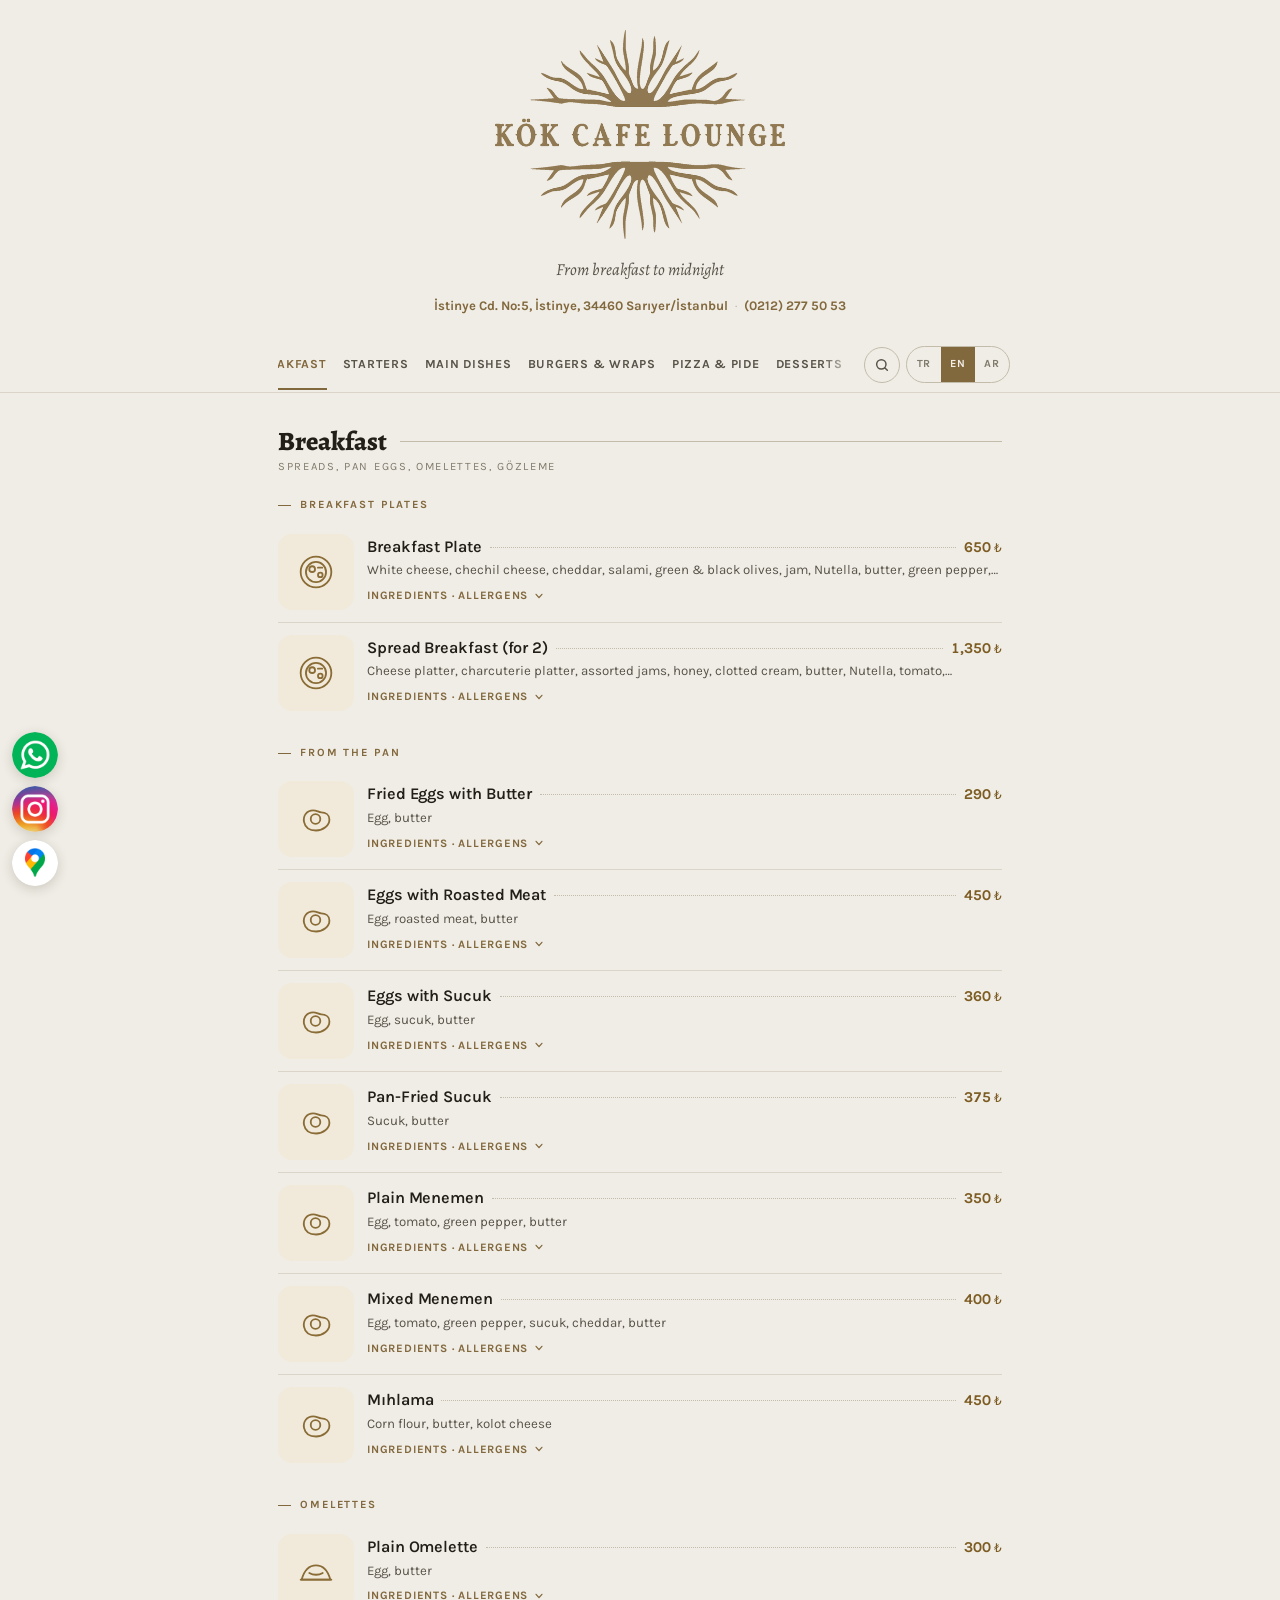
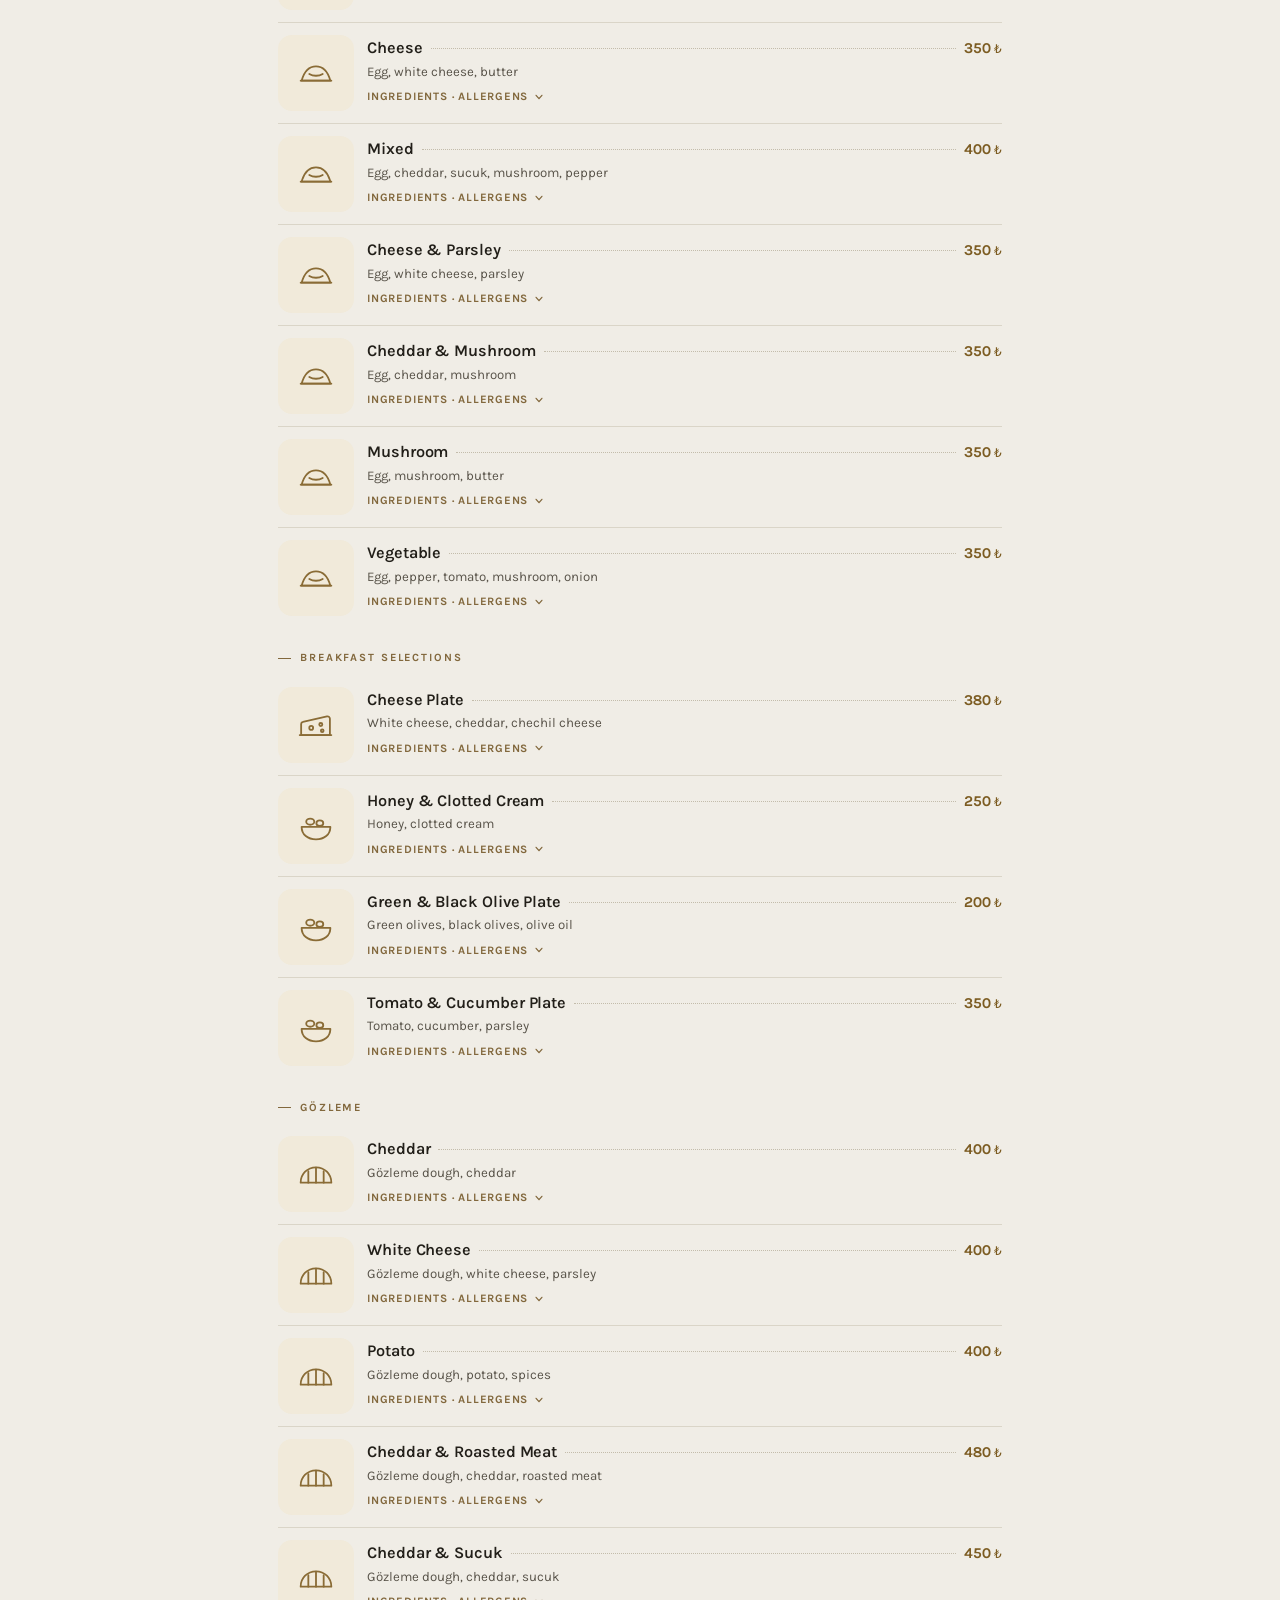
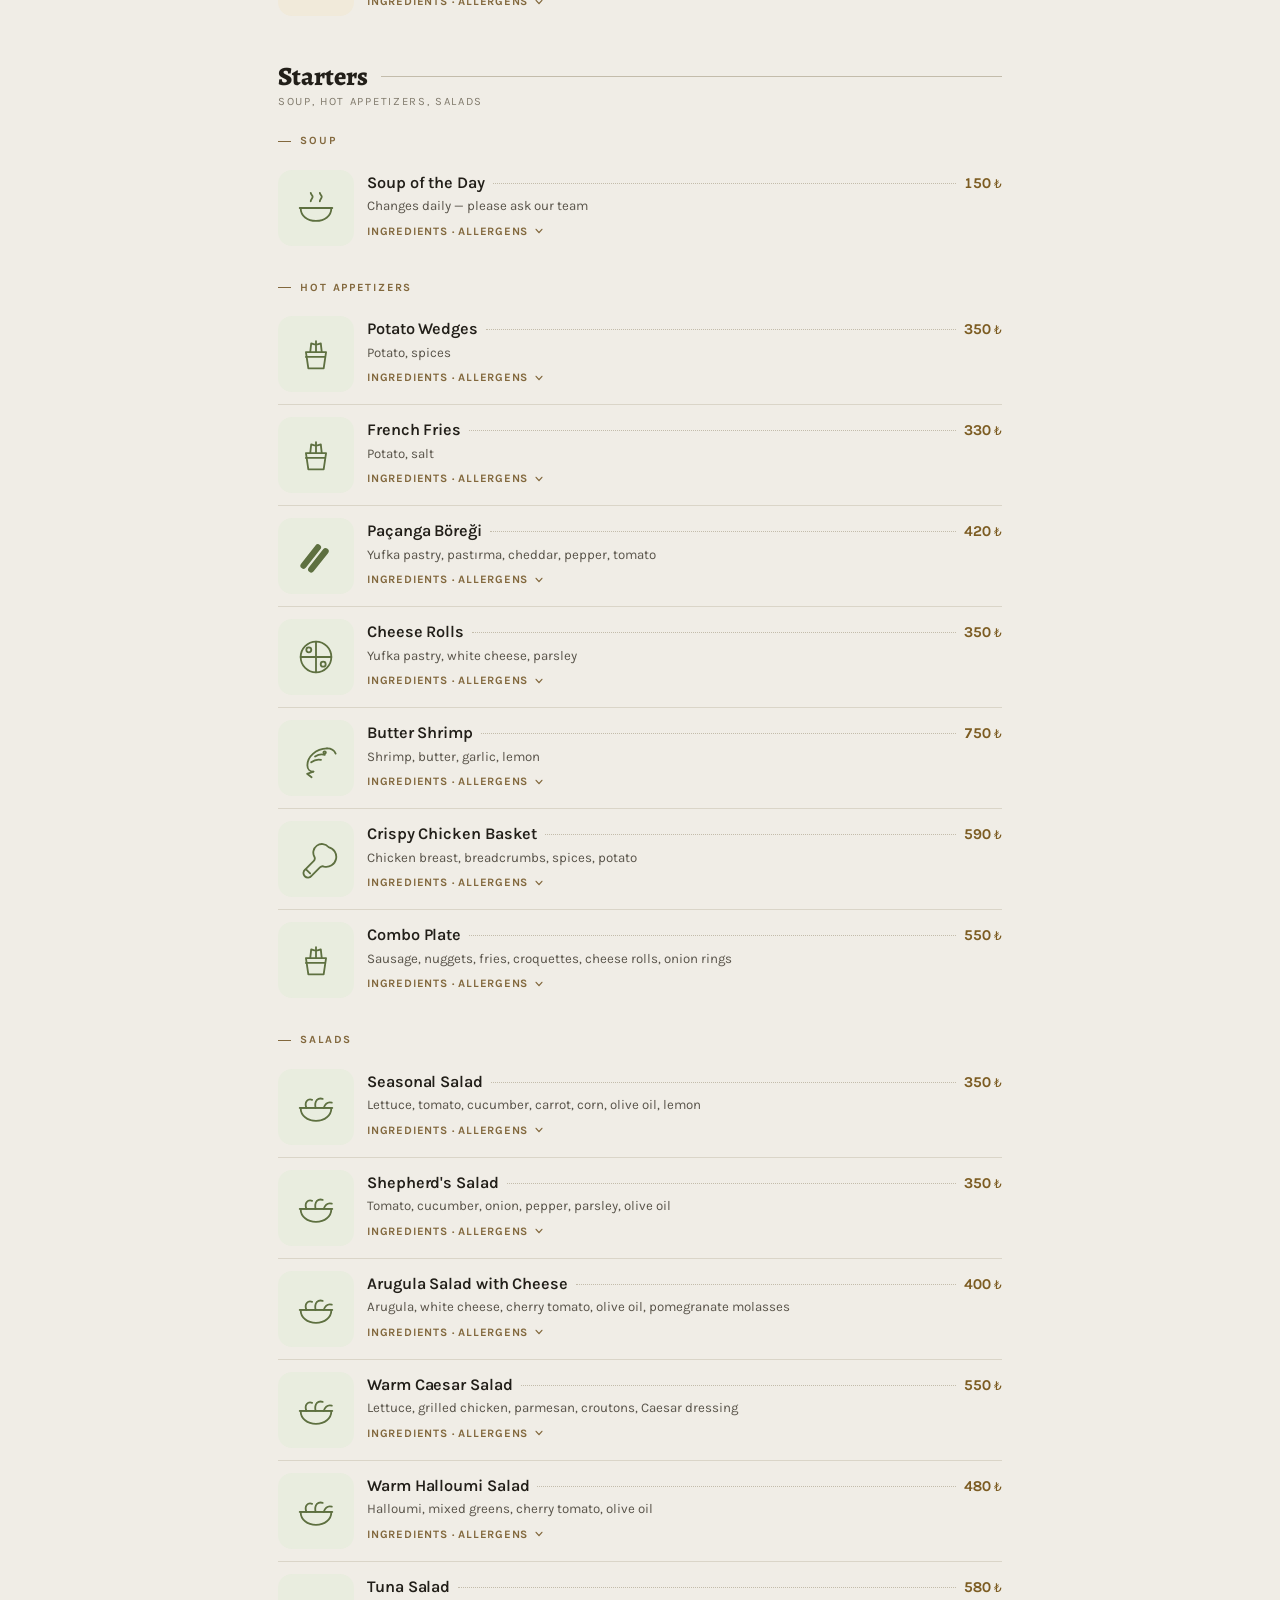
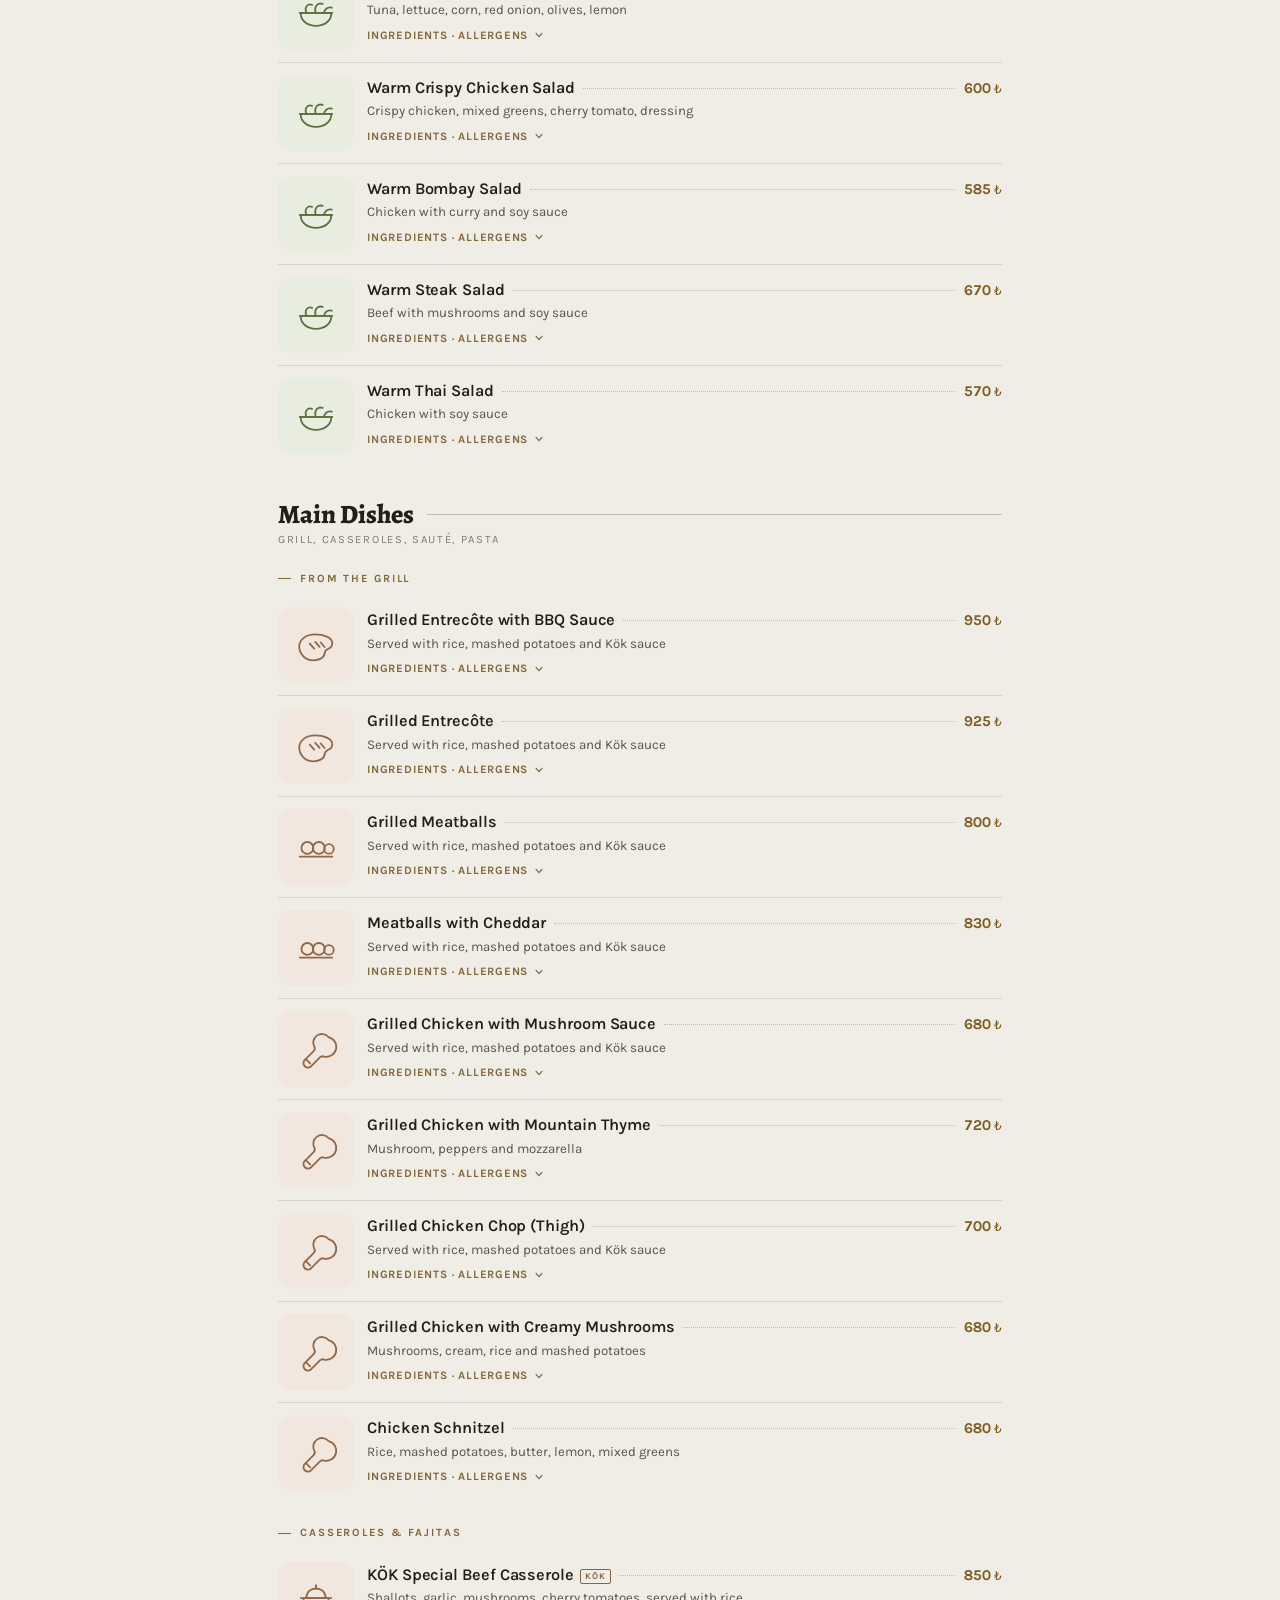
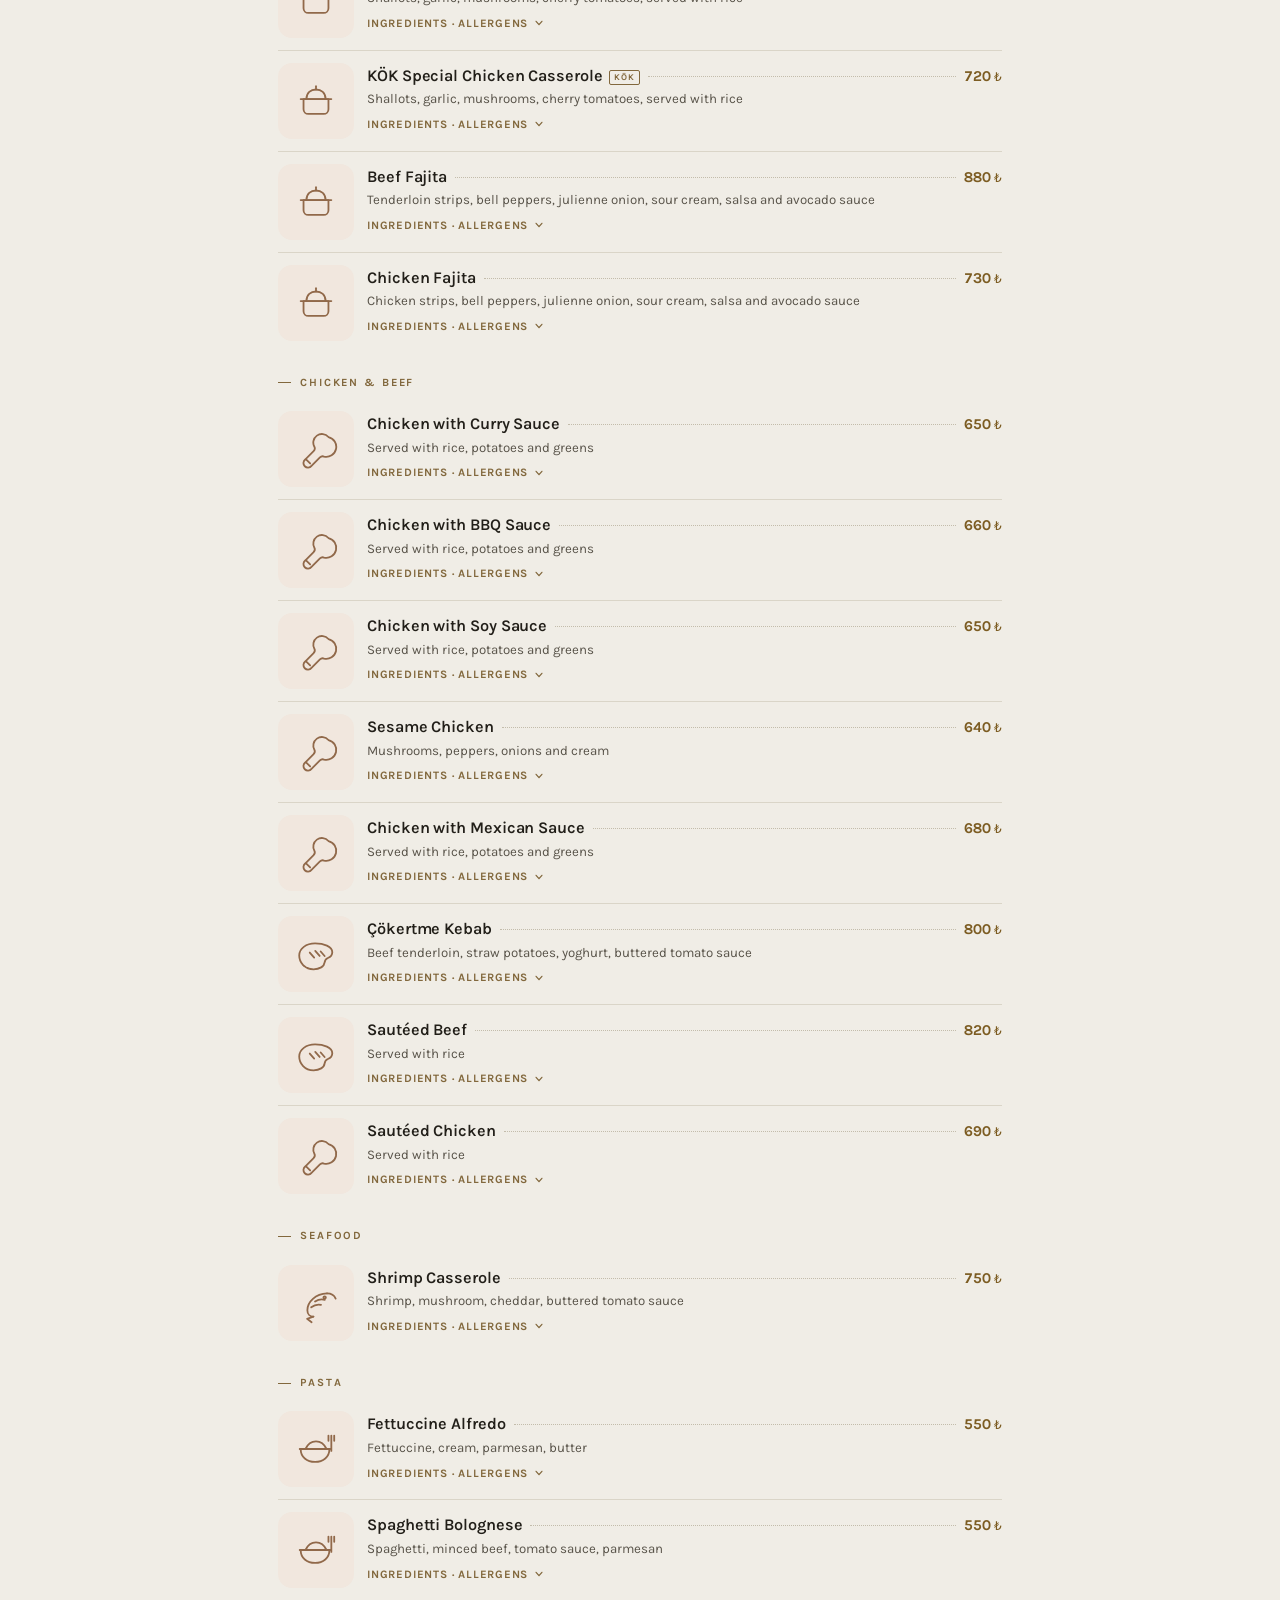
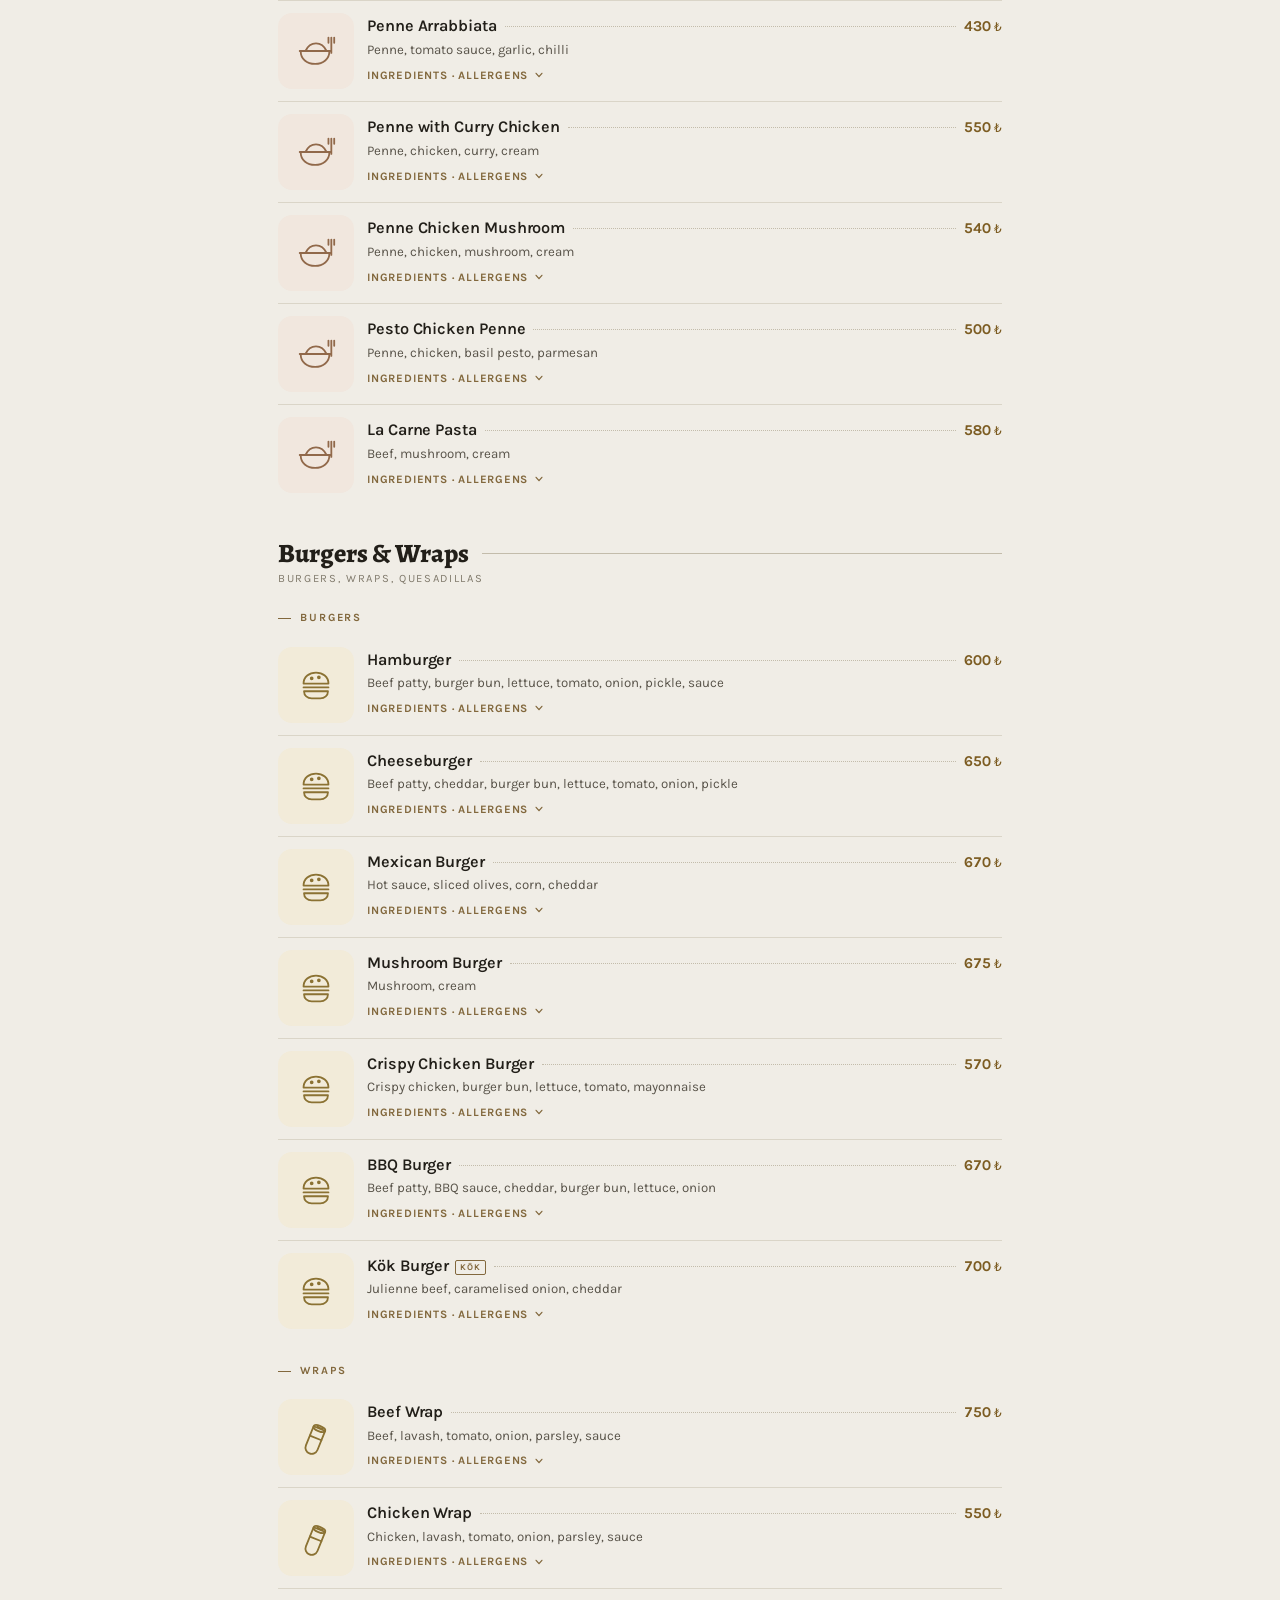
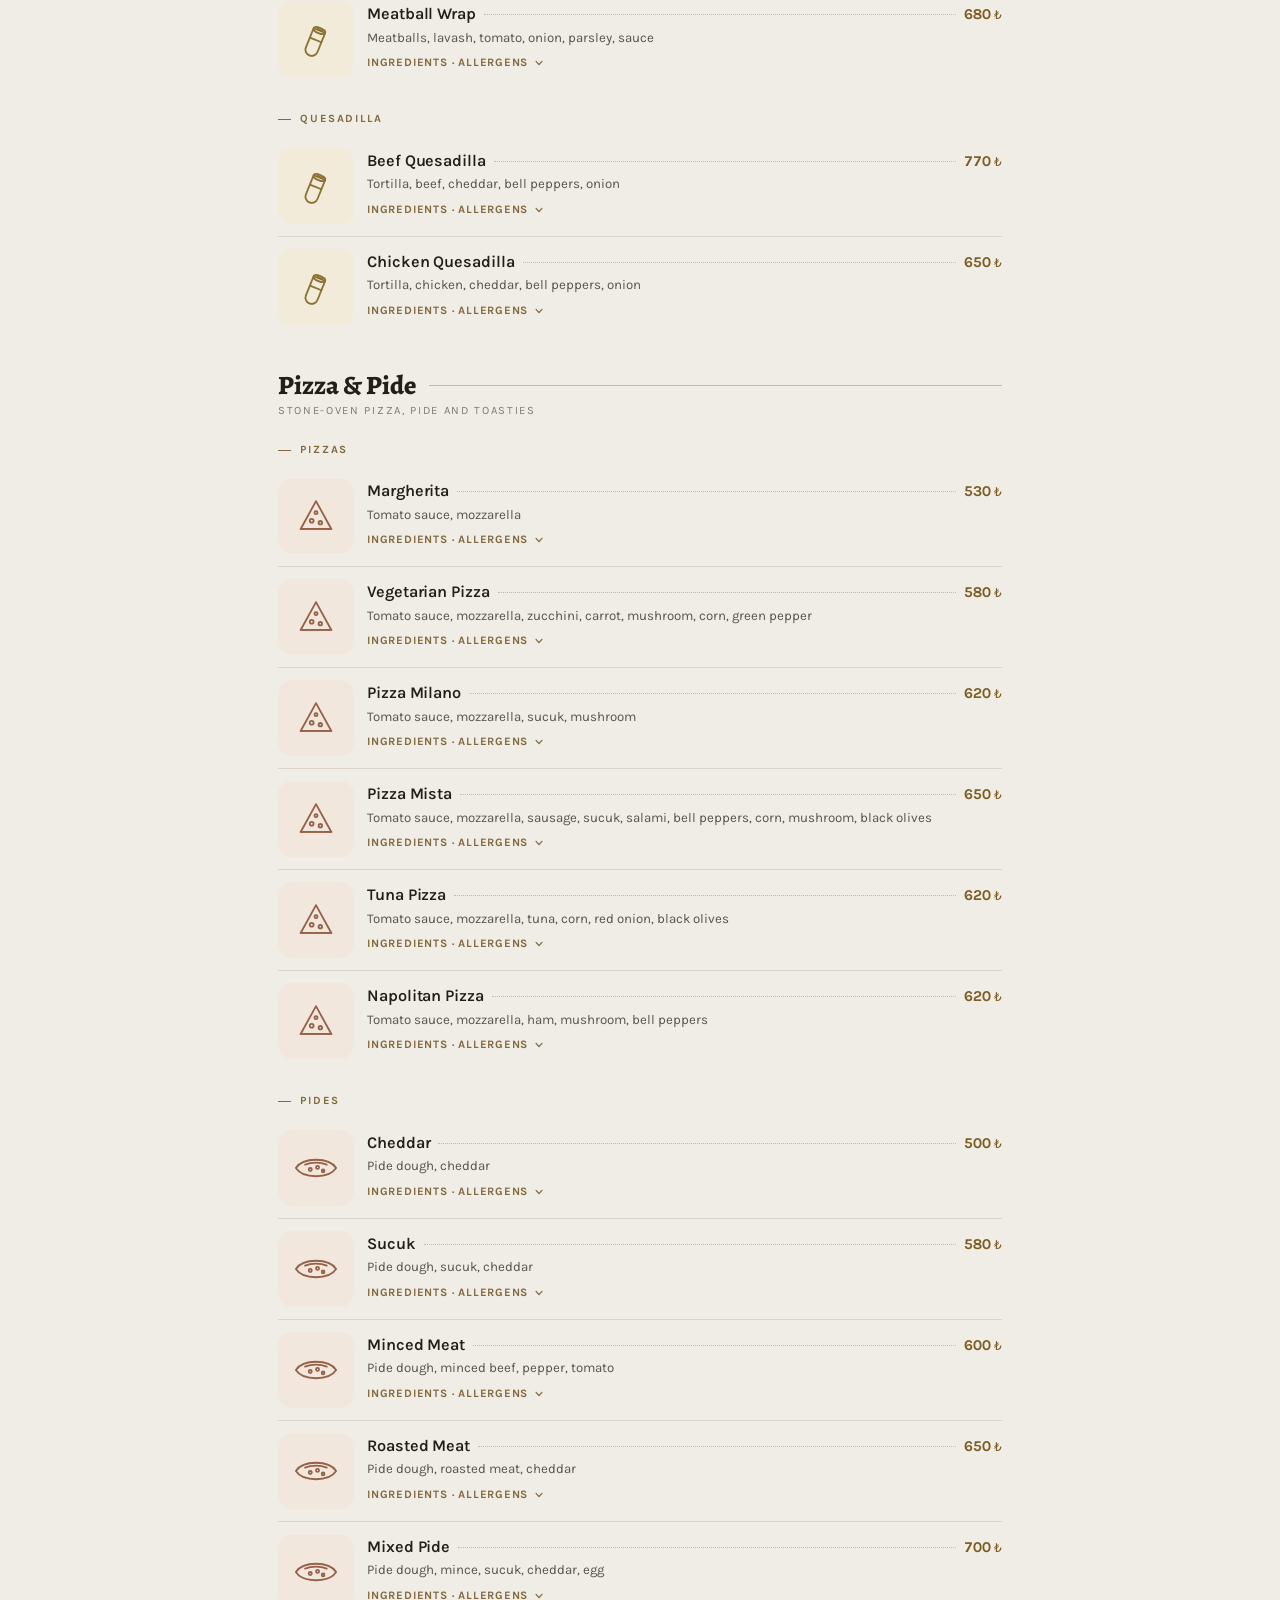
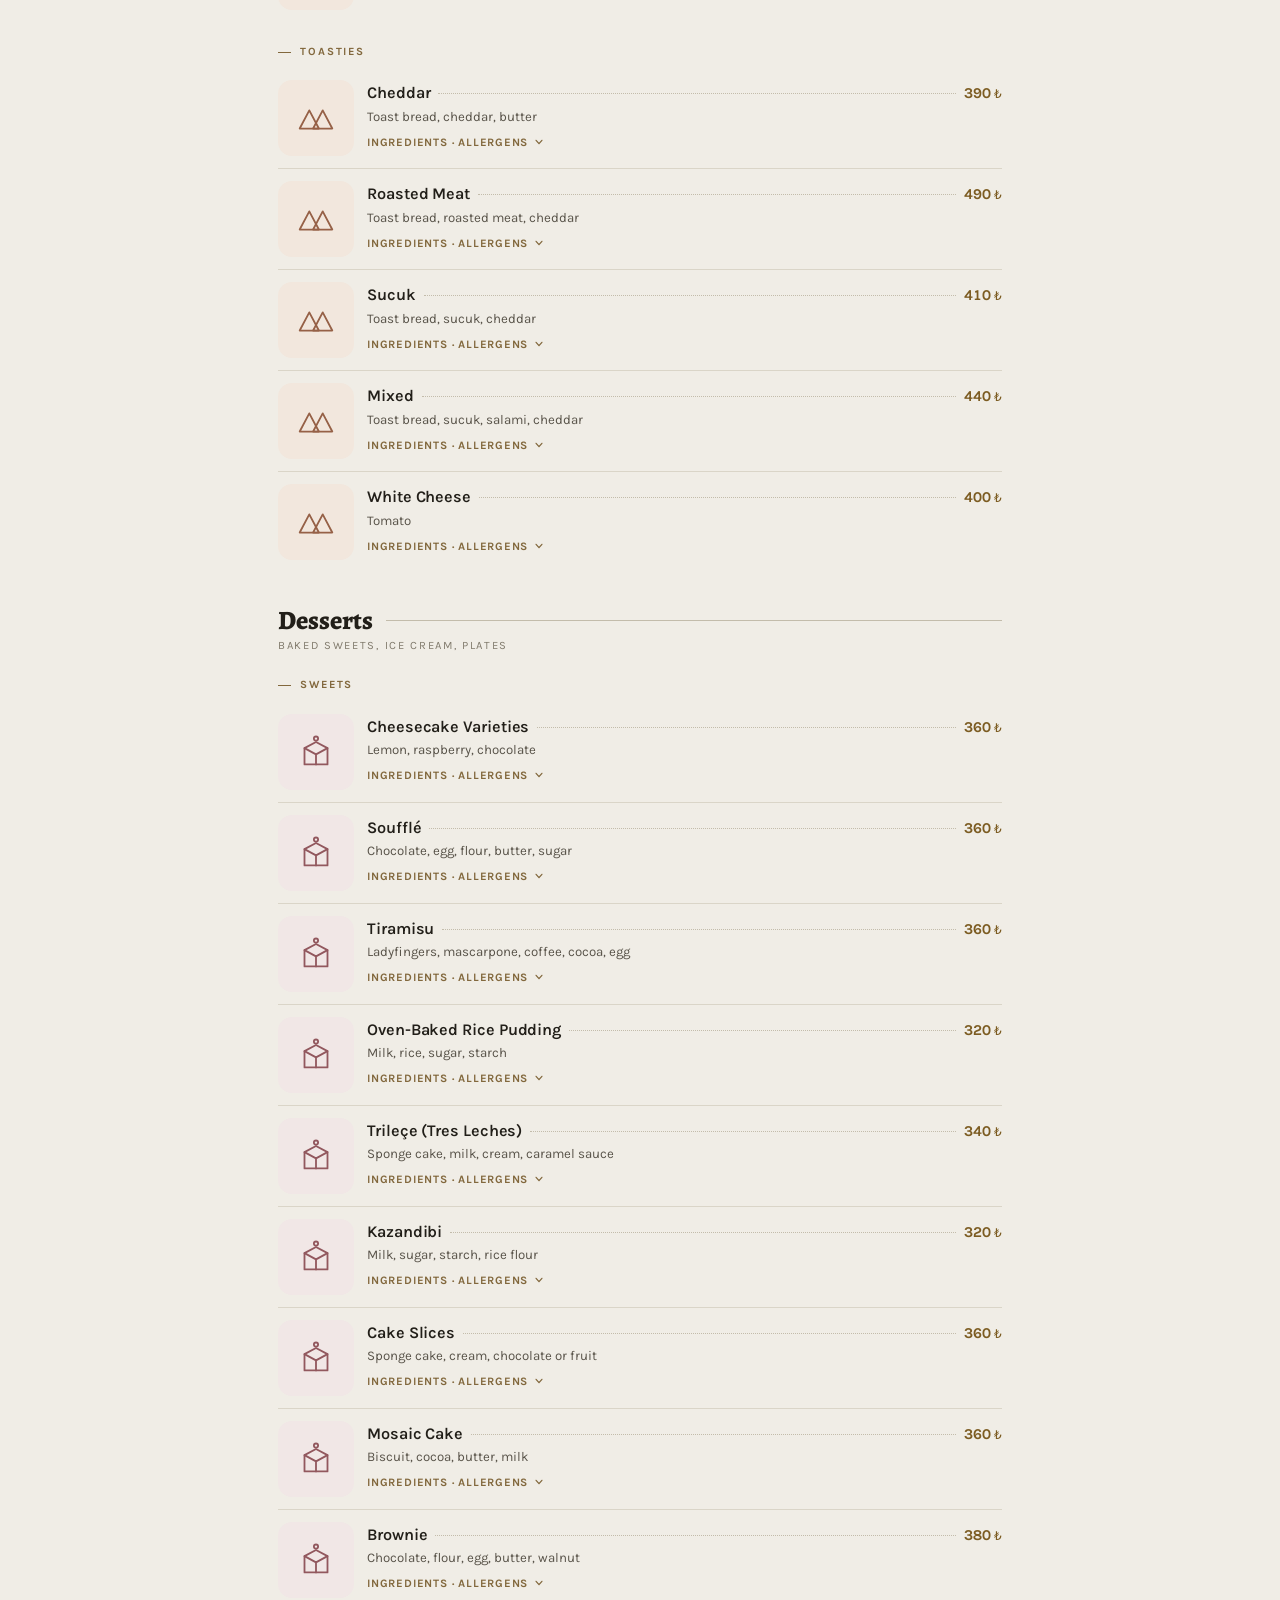
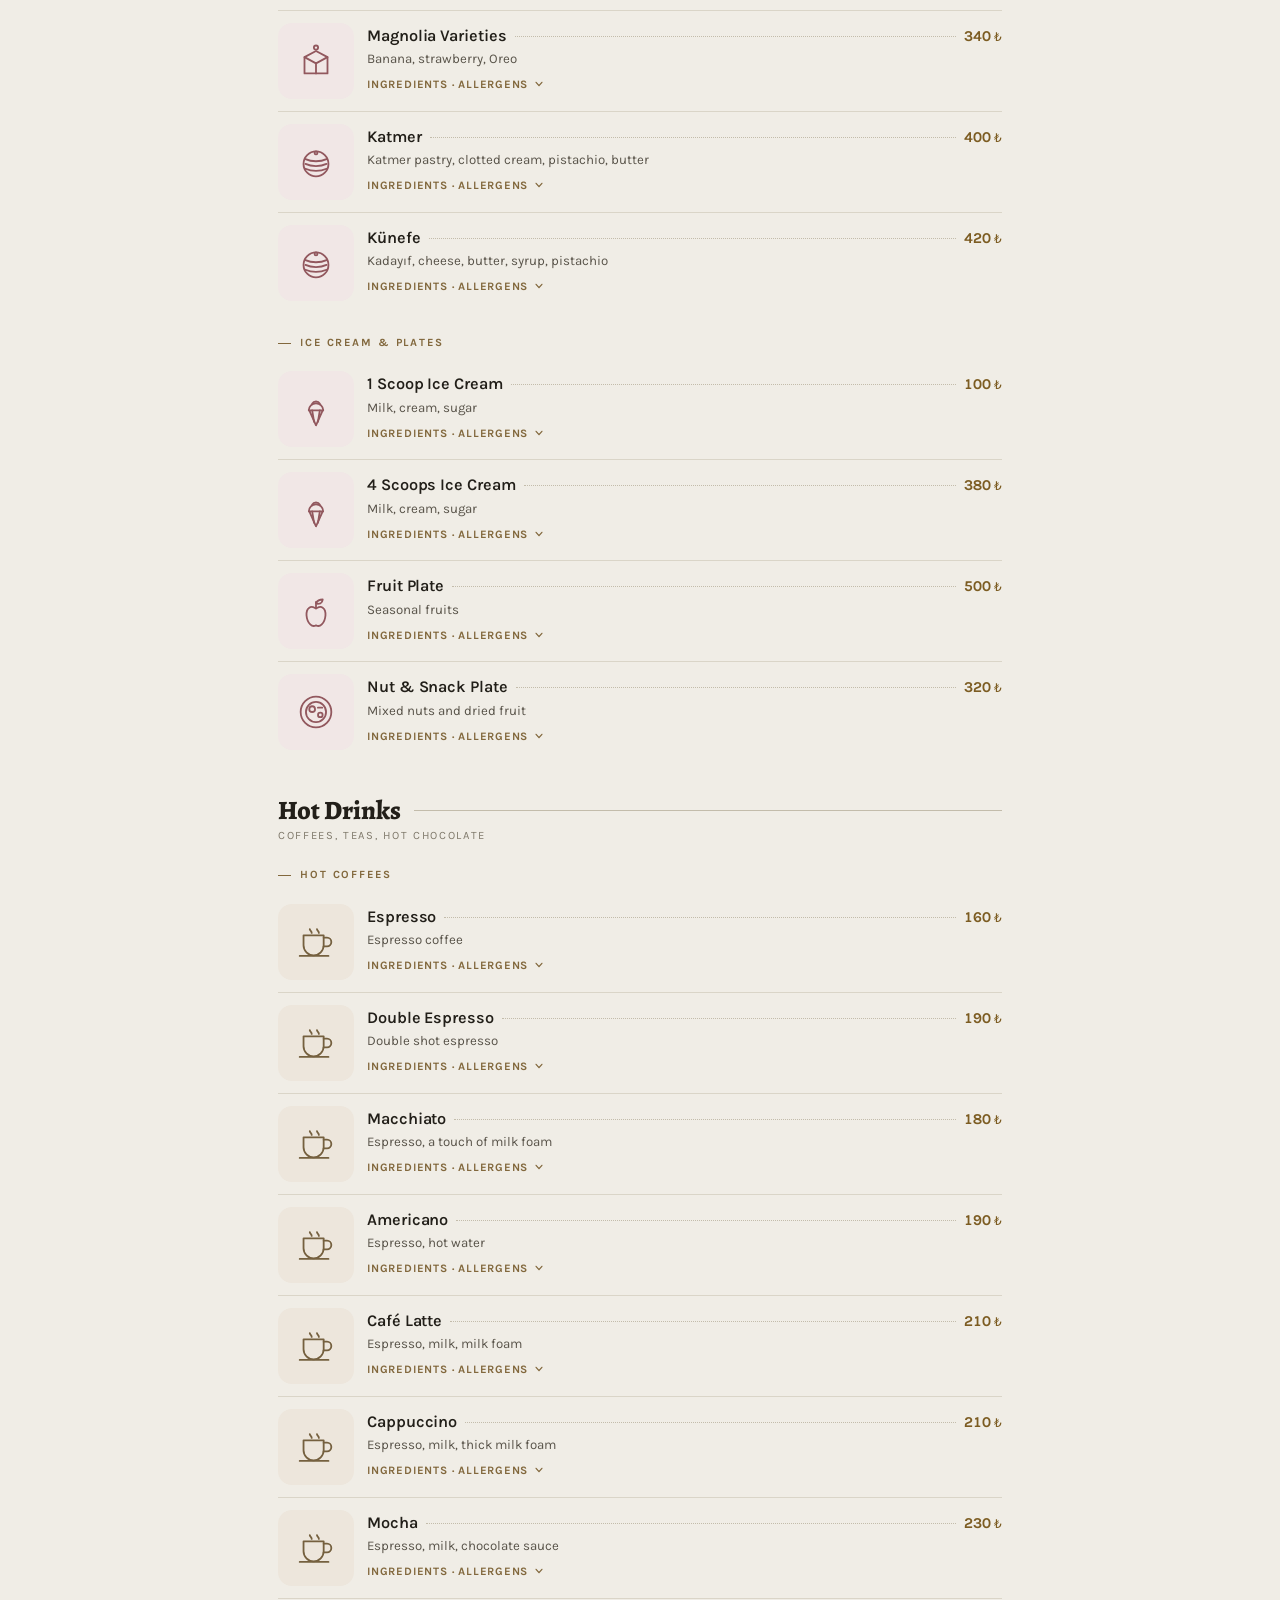
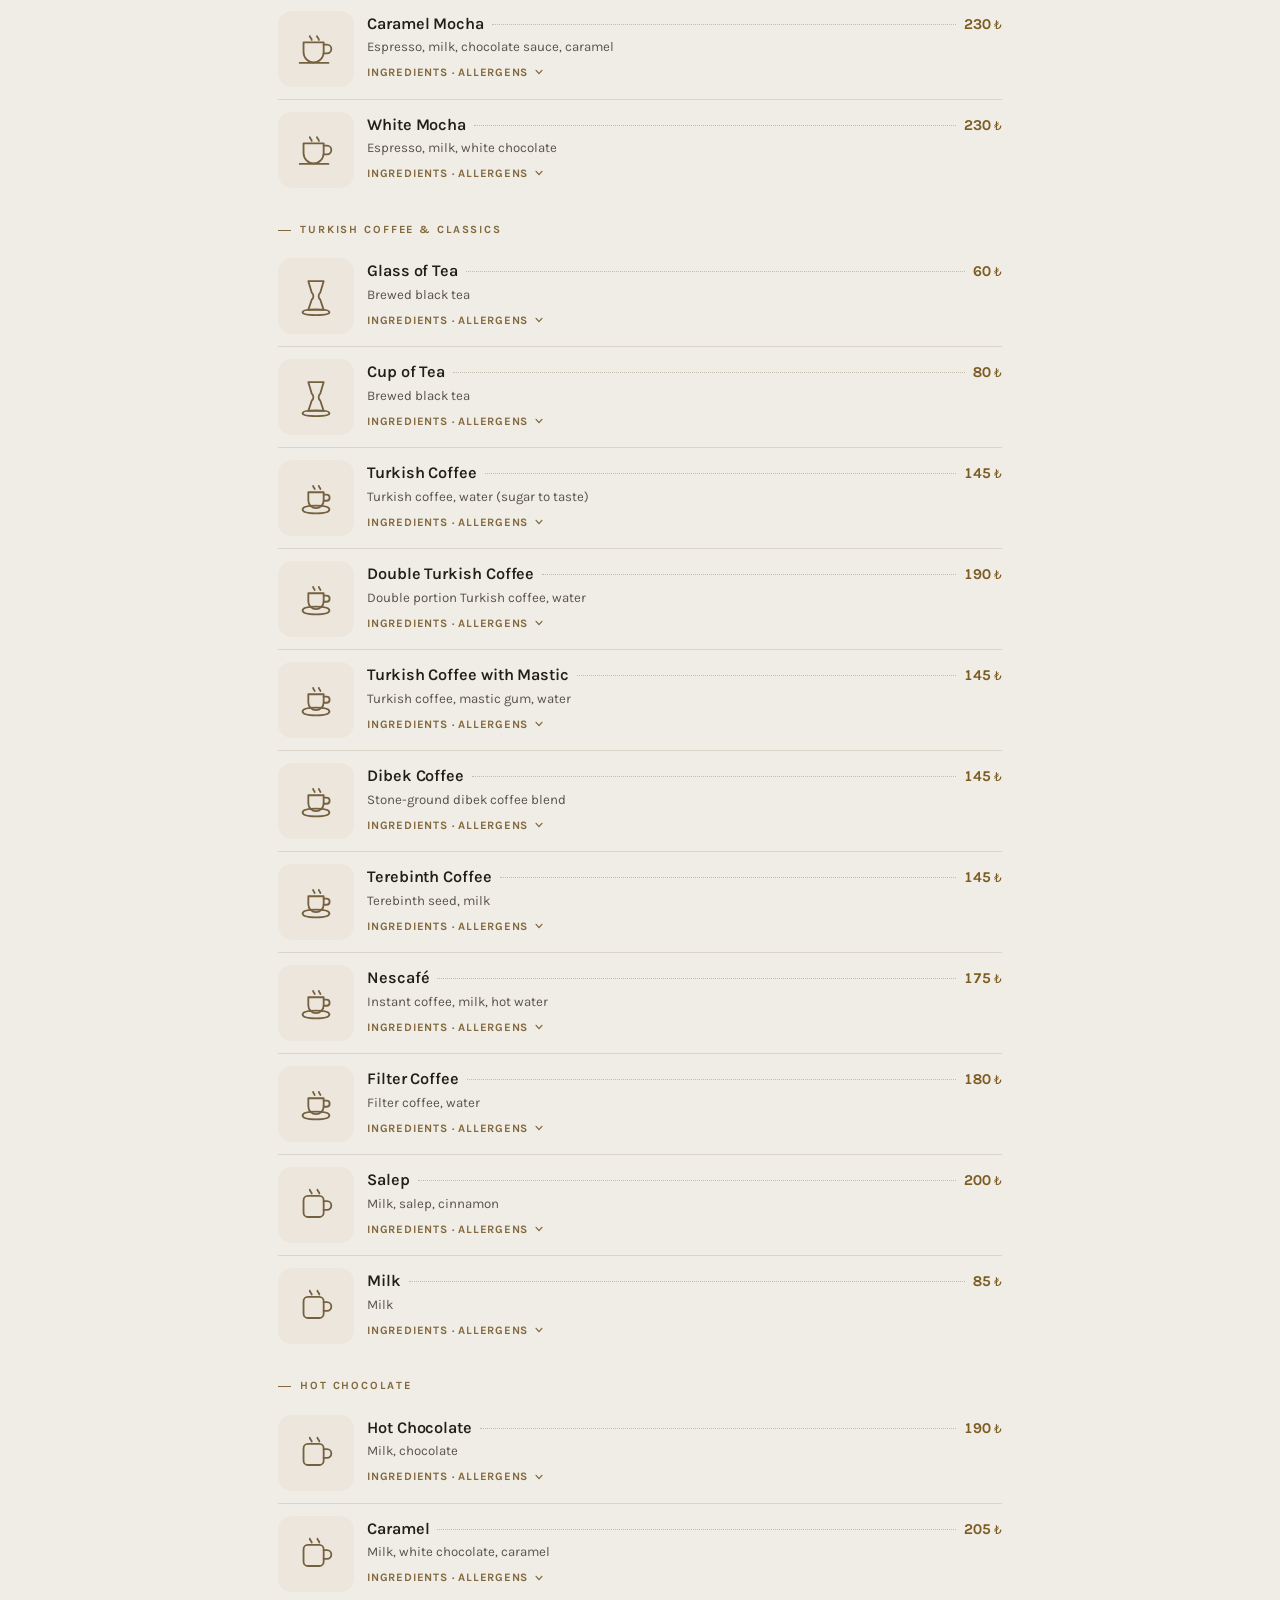
<file: KOK Cafe Menu/kok-menu-site/index.html>
<!doctype html><html lang="tr"><head><meta charset="utf-8"><meta name="viewport" content="width=device-width,initial-scale=1,viewport-fit=cover"><title>KÖK Cafe Lounge Menü</title><link rel="preconnect" href="https://fonts.googleapis.com"><link rel="preconnect" href="https://fonts.gstatic.com" crossorigin><link rel="stylesheet" href="https://fonts.googleapis.com/css2?family=Alegreya:ital,wght@0,400..900;1,400..700&family=Karla:ital,wght@0,300..800;1,300..700&family=Amiri:ital,wght@0,400;0,700;1,400&family=Tajawal:wght@400;500;700;800&display=swap"><style>:root{
  --ground:#F0EDE6; --raised:#F9F7F2; --ink:#221F19; --ink-2:#585349; --ink-3:#807A6C;
  --line:#DAD5C8; --line-2:#C3BCAB; --gold:#82683D; --gold-soft:#EFE8D9; --price:#7C5C22;
  --chip:#E6E1D4; --shadow:rgba(50,42,26,.18); --wa:#1F9E52; --ig:#C13584; --gg:#3C6FD1; --danger:#B3342E;
  color-scheme:light; --stick:54px; --maxw:760px;
  --t1:#F1EADA; --k1:#8A6C36;  --t2:#E9EDDF; --k2:#5E7040;  --t3:#F1E7DE; --k3:#91694A;
  --t4:#F2EBD9; --k4:#8B7233;  --t5:#F2E7DD; --k5:#966147;  --t6:#F1E7E6; --k6:#92585E;
  --t7:#EDE6DC; --k7:#75603F;  --t8:#E4EBE9; --k8:#4C7568;  --t9:#E9E7E3; --k9:#6A6152;
  --serif:"Alegreya",Georgia,serif; --sans:"Karla","Helvetica Neue",Arial,sans-serif;
}
[dir=rtl]{--serif:"Amiri","Alegreya",Georgia,serif; --sans:"Tajawal","Karla",Arial,sans-serif}
*{box-sizing:border-box}
html{scroll-behavior:smooth;-webkit-text-size-adjust:100%;overflow-x:hidden}
body{margin:0;background:var(--ground);color:var(--ink);font-family:var(--sans);font-size:16px;line-height:1.5;
  -webkit-font-smoothing:antialiased;overflow-x:hidden;padding-bottom:calc(11rem + env(safe-area-inset-bottom))}
img{max-width:100%}
[hidden]{display:none!important}
button,input,a,textarea,select{font:inherit;color:inherit;-webkit-tap-highlight-color:transparent;touch-action:manipulation}
.wrap{max-width:var(--maxw);margin:0 auto;padding:0 18px}
:focus-visible{outline:2px solid var(--gold);outline-offset:2px;border-radius:4px}
@media (prefers-reduced-motion:reduce){*{scroll-behavior:auto!important;transition:none!important}}
[dir=rtl] .sec-title,[dir=rtl] .tagline,[dir=rtl] .bless{font-weight:700}
[dir=rtl] .chip,[dir=rtl] .grp-label,[dir=rtl] .sec-sub,[dir=rtl] .more,[dir=rtl] .flabel,[dir=rtl] .dblock h4{letter-spacing:0}

/* hero */
.hero{padding:30px 0 20px;text-align:center}
.logo{width:min(76%,290px);aspect-ratio:var(--logo-ar,560/403);margin:0 auto;background-color:var(--gold);
  -webkit-mask:var(--logo) center/contain no-repeat;mask:var(--logo) center/contain no-repeat;cursor:default;user-select:none;-webkit-user-select:none}
.tagline{font-family:var(--serif);font-style:italic;font-size:1.05rem;color:var(--ink-2);margin:18px 0 0}
[dir=rtl] .tagline{font-style:normal}
.meta{margin:12px 0 0;font-size:.82rem;color:var(--ink-3);line-height:1.8}
.meta a{color:var(--gold);text-decoration:none;font-weight:700}
.meta #phone{white-space:nowrap}
.meta .sep{opacity:.45;margin:0 7px}

/* sticky bar */
.bar{position:sticky;top:0;z-index:40;background:var(--ground);border-bottom:1px solid var(--line)}
.bar-in{max-width:var(--maxw);margin:0 auto;display:flex;align-items:center;gap:8px;height:var(--stick);padding:0 10px 0 18px}
[dir=rtl] .bar-in{padding:0 18px 0 10px}
.rail{flex:1;min-width:0;display:flex;align-items:center;overflow-x:auto;overflow-y:hidden;
  scrollbar-width:none;-ms-overflow-style:none;padding-inline-end:14px;
  -webkit-mask-image:linear-gradient(to right,#000 calc(100% - 34px),transparent);mask-image:linear-gradient(to right,#000 calc(100% - 34px),transparent)}
[dir=rtl] .rail{-webkit-mask-image:linear-gradient(to left,#000 calc(100% - 34px),transparent);mask-image:linear-gradient(to left,#000 calc(100% - 34px),transparent)}
.rail::-webkit-scrollbar{display:none}
.chip{flex:0 0 auto;font-size:.77rem;font-weight:700;letter-spacing:.06em;text-transform:uppercase;color:var(--ink-2);background:none;border:0;
  padding:16px 0 14px;cursor:pointer;border-bottom:2px solid transparent;white-space:nowrap;margin-inline-end:16px;transition:color .16s}
.chip[aria-current="true"]{color:var(--gold);border-bottom-color:var(--gold)}
.tools{flex:0 0 auto;display:flex;align-items:center;gap:6px}
.iconbtn{position:relative;width:36px;height:36px;display:grid;place-items:center;background:none;border:1px solid var(--line-2);border-radius:50%;color:var(--ink-2);cursor:pointer;padding:0}
.iconbtn svg{width:16px;height:16px}
.iconbtn[aria-expanded="true"]{background:var(--gold);border-color:var(--gold);color:var(--ground)}
.iconbtn .dot{position:absolute;top:-3px;right:-3px;min-width:16px;height:16px;border-radius:9px;background:var(--price);color:#fff;font-size:.6rem;font-weight:700;display:none;padding:0 4px;line-height:16px}
.iconbtn.has .dot{display:block}
.lang{display:flex;border:1px solid var(--line-2);border-radius:999px;overflow:hidden}
.lang button{font-size:.68rem;font-weight:700;letter-spacing:.05em;padding:9px 8px;border:0;background:none;color:var(--ink-3);cursor:pointer;min-width:34px}
.lang button[aria-pressed="true"]{background:var(--gold);color:var(--ground)}

/* arama + filtre paneli */
.panel{border-bottom:1px solid var(--line);background:var(--raised)}
.panel .wrap{padding-top:14px;padding-bottom:16px}
#q{width:100%;font-size:1rem;background:var(--ground);border:1px solid var(--line-2);border-radius:8px;padding:11px 13px}
#q::placeholder{color:var(--ink-3)}
.flabel{font-size:.68rem;font-weight:700;letter-spacing:.15em;text-transform:uppercase;color:var(--ink-3);margin:16px 0 9px}
.fchips{display:flex;flex-wrap:wrap;gap:7px}
.fchip{font-size:.79rem;font-weight:600;padding:7px 12px;border-radius:999px;border:1px solid var(--line-2);background:var(--ground);color:var(--ink-2);cursor:pointer}
.fchip[aria-pressed="true"]{background:var(--gold);border-color:var(--gold);color:var(--ground)}
.hits{font-size:.78rem;color:var(--ink-3);margin-top:13px;display:flex;justify-content:space-between;gap:12px;align-items:center}
.clear{background:none;border:0;color:var(--gold);font-size:.78rem;font-weight:700;cursor:pointer;text-decoration:underline}

/* bölümler */
.sec{scroll-margin-top:calc(var(--stick) + 2px);padding-top:34px}
.sec-head{display:flex;align-items:center;gap:13px;margin-bottom:3px}
.sec-head::after{content:"";flex:1;height:1px;background:var(--line-2)}
.sec-title{font-family:var(--serif);font-weight:800;font-size:1.65rem;line-height:1.1;margin:0;text-wrap:balance}
.sec-sub{font-size:.7rem;letter-spacing:.15em;text-transform:uppercase;color:var(--ink-3);margin:0 0 14px}
.grp{margin-top:22px}
.grp-label{font-size:.69rem;font-weight:700;letter-spacing:.17em;text-transform:uppercase;color:var(--gold);margin:0 0 8px;display:flex;align-items:center;gap:9px}
.grp-label::before{content:"";width:13px;height:1px;background:var(--gold);flex:0 0 auto}
.grp-note{font-family:var(--serif);font-style:italic;font-size:.82rem;color:var(--ink-3);margin:-2px 0 8px;padding-inline-start:22px}
[dir=rtl] .grp-note{font-style:normal}

/* ürün satırı */
.item{border-bottom:1px solid var(--line)}
.item:last-child{border-bottom:0}
.irow{display:flex;gap:13px;align-items:flex-start;width:100%;text-align:start;background:none;border:0;padding:12px 0;cursor:pointer}
.irow:active{opacity:.7}
.thumb{flex:0 0 auto;width:64px;height:64px;border-radius:12px;background:var(--tint);display:grid;place-items:center;overflow:hidden}
.thumb svg{width:40px;height:40px;color:var(--tink)}
.thumb img{width:100%;height:100%;object-fit:cover;display:block}
.ibody{flex:1;min-width:0;padding-top:2px}
.line{display:flex;align-items:baseline;gap:8px}
.nm{font-weight:600;font-size:.98rem;letter-spacing:-.005em;line-height:1.3}
.badge{display:inline-block;vertical-align:.1em;font-size:.55rem;font-weight:700;letter-spacing:.11em;color:var(--gold);border:1px solid var(--gold);border-radius:2px;padding:1px 4px;margin-inline-start:6px}
.badge.out{color:var(--danger);border-color:var(--danger)}
.dots{flex:1;min-width:10px;border-bottom:1px dotted var(--line-2);transform:translateY(-4px)}
.pr{flex:0 0 auto;white-space:nowrap;font-weight:700;font-size:.94rem;color:var(--price);font-variant-numeric:tabular-nums;direction:ltr}
.pr .cur{font-weight:500;font-size:.8em}
.item.so .thumb{filter:grayscale(1);opacity:.55}
.item.so .nm{color:var(--ink-3)}
.item.so .pr{text-decoration:line-through;color:var(--ink-3)}
.desc{margin:3px 0 0;font-size:.83rem;line-height:1.4;color:var(--ink-2);display:-webkit-box;-webkit-line-clamp:1;-webkit-box-orient:vertical;overflow:hidden}
.more{display:flex;align-items:center;gap:6px;margin-top:7px;font-size:.71rem;font-weight:700;letter-spacing:.07em;text-transform:uppercase;color:var(--gold)}
.more svg{width:10px;height:10px;transition:transform .24s}
.item.open .more svg{transform:rotate(180deg)}
.item.open .desc{display:none}

/* açılır detay */
.idet{display:grid;grid-template-rows:0fr;transition:grid-template-rows .26s ease}
.item.open .idet{grid-template-rows:1fr}
.idet>div{overflow:hidden}
.idin{padding:0 0 16px;padding-inline-start:77px}
.item.open .idin{padding-top:4px}
.photo{width:100%;max-width:330px;aspect-ratio:4/3;border-radius:12px;overflow:hidden;margin-bottom:14px;background:var(--tint)}
.photo img{width:100%;height:100%;object-fit:cover;display:block}
.dblock{margin-bottom:14px}
.dblock:last-of-type{margin-bottom:0}
.dblock h4{font-size:.66rem;font-weight:700;letter-spacing:.16em;text-transform:uppercase;color:var(--gold);margin:0 0 6px}
.dblock p{margin:0;font-size:.88rem;line-height:1.55;color:var(--ink-2)}
.achips{display:flex;flex-wrap:wrap;gap:6px}
.achip{display:flex;align-items:center;gap:6px;font-size:.78rem;font-weight:600;background:var(--chip);border-radius:7px;padding:5px 10px 5px 6px;color:var(--ink)}
[dir=rtl] .achip{padding:5px 6px 5px 10px}
.achip b{display:grid;place-items:center;min-width:19px;height:19px;padding:0 3px;border-radius:5px;background:var(--price);color:#fff;font-size:.58rem;font-weight:800;direction:ltr}
.snone{font-size:.86rem;color:var(--ink-3);font-style:italic;font-family:var(--serif);margin:0}
[dir=rtl] .snone{font-style:normal}
.dwarn{margin-top:13px;padding:10px 12px;border-radius:9px;background:var(--gold-soft);font-size:.76rem;line-height:1.5;color:var(--ink-2);border-inline-start:3px solid var(--gold)}
.empty{padding:44px 0;text-align:center;color:var(--ink-3);font-family:var(--serif);font-style:italic;font-size:1.05rem}

/* alt bilgi */
.foot{margin-top:52px;padding-top:30px;border-top:1px solid var(--line);text-align:center}
.foot .logo{width:min(50%,180px);margin-bottom:20px;opacity:.92}
.foot .bless{font-family:var(--serif);font-style:italic;font-size:1.12rem;color:var(--ink-2);margin:0 0 20px}
[dir=rtl] .foot .bless{font-style:normal}
.fline{font-size:.88rem;color:var(--ink-2);line-height:1.6;margin:0 auto 8px;max-width:32ch}
.fline a{color:var(--gold);text-decoration:none;font-weight:700}
.socials{display:flex;flex-wrap:wrap;justify-content:center;gap:9px;margin:16px 0 22px}
.sbtn{display:inline-flex;align-items:center;gap:9px;background:var(--raised);border:1px solid var(--line-2);
  color:var(--ink);text-decoration:none;font-weight:700;font-size:.86rem;border-radius:999px;
  padding-block:8px;padding-inline:8px 16px}
.sbtn img{width:26px;height:26px;border-radius:50%;display:block;flex:0 0 auto}
.fsmall{margin:0 0 6px;font-size:.78rem;color:var(--ink-3)}

/* yüzen düğmeler */
.fabs{position:fixed;inset-inline-start:12px;bottom:calc(14px + env(safe-area-inset-bottom));z-index:50;display:flex;flex-direction:column;align-items:center;gap:8px}
.fab{width:46px;height:46px;border-radius:50%;border:0;padding:0;background:none;display:grid;place-items:center;
  cursor:pointer;color:#fff;text-decoration:none;overflow:hidden;box-shadow:0 3px 12px var(--shadow),inset 0 0 0 1px rgba(0,0,0,.07)}
.fab img{width:100%;height:100%;display:block}
.fab svg{width:22px;height:22px}
.fab.top{width:36px;height:36px;background:var(--chip);color:var(--ink-2);border:1px solid var(--line-2);box-shadow:none;opacity:0;pointer-events:none;transition:opacity .2s}
.fab.top.on{opacity:1;pointer-events:auto}
.fab.top svg{width:15px;height:15px}

/* toast */
.toast{position:fixed;left:50%;bottom:calc(20px + env(safe-area-inset-bottom));transform:translate(-50%,20px);z-index:90;background:var(--ink);color:var(--ground);
  padding:11px 18px;border-radius:999px;font-size:.86rem;font-weight:600;opacity:0;pointer-events:none;transition:all .25s;max-width:90vw;text-align:center}
.toast.on{opacity:1;transform:translate(-50%,0)}

/* ============ YÖNETİCİ PANELİ ============ */
.adm{position:fixed;inset:0;z-index:100;background:var(--ground);display:flex;flex-direction:column;direction:ltr;font-family:var(--sans)}
.adm-top{flex:0 0 auto;display:flex;align-items:center;gap:10px;padding:12px 16px;border-bottom:1px solid var(--line);background:var(--raised)}
.adm-top h2{margin:0;font-family:"Alegreya",Georgia,serif;font-size:1.15rem;flex:1}
.adm-tabs{flex:0 0 auto;display:flex;border-bottom:1px solid var(--line);background:var(--raised)}
.adm-tabs button{flex:1;padding:11px;border:0;background:none;font-weight:700;font-size:.8rem;letter-spacing:.06em;text-transform:uppercase;color:var(--ink-3);border-bottom:2px solid transparent;cursor:pointer}
.adm-tabs button[aria-selected="true"]{color:var(--gold);border-bottom-color:var(--gold)}
.adm-body{flex:1;overflow-y:auto;-webkit-overflow-scrolling:touch;padding:14px 16px calc(90px + env(safe-area-inset-bottom))}
.adm-foot{position:absolute;left:0;right:0;bottom:0;z-index:3;padding:10px 16px calc(10px + env(safe-area-inset-bottom));background:var(--raised);border-top:1px solid var(--line);display:flex;gap:8px;align-items:center}
.adm-foot .st{flex:1;font-size:.78rem;color:var(--ink-3)}
.b{border:1px solid var(--line-2);background:var(--raised);color:var(--ink);border-radius:8px;padding:9px 14px;font-weight:700;font-size:.85rem;cursor:pointer;white-space:nowrap}
.b.p{background:var(--gold);border-color:var(--gold);color:#fff}
.b.d{color:var(--danger);border-color:var(--danger)}
.b.s{padding:6px 10px;font-size:.76rem}
.b:disabled{opacity:.45;cursor:default}
.adm-search{width:100%;padding:10px 12px;border:1px solid var(--line-2);border-radius:8px;background:var(--raised);margin-bottom:12px}
.adm-sec{font-family:"Alegreya",Georgia,serif;font-weight:800;font-size:1.2rem;margin:18px 0 4px}
.adm-grp{display:flex;align-items:center;justify-content:space-between;gap:8px;margin:12px 0 4px;font-size:.68rem;font-weight:700;letter-spacing:.14em;text-transform:uppercase;color:var(--gold)}
.arow{display:flex;align-items:center;gap:10px;padding:8px 0;border-bottom:1px solid var(--line)}
.arow .n{flex:1;min-width:0;font-weight:600;font-size:.9rem;overflow:hidden;text-overflow:ellipsis;white-space:nowrap}
.arow .n small{display:block;font-weight:400;color:var(--ink-3);font-size:.72rem}
.arow .p{font-weight:700;color:var(--price);font-variant-numeric:tabular-nums;font-size:.86rem}
.arow.so .n{color:var(--ink-3);text-decoration:line-through}
.sw{position:relative;width:38px;height:22px;border-radius:11px;background:var(--line-2);border:0;cursor:pointer;flex:0 0 auto;padding:0}
.sw::after{content:"";position:absolute;top:2px;left:2px;width:18px;height:18px;border-radius:50%;background:#fff;transition:transform .15s}
.sw[aria-checked="true"]{background:var(--wa)}
.sw[aria-checked="true"]::after{transform:translateX(16px)}
.f{display:block;margin-bottom:12px}
.f span{display:block;font-size:.68rem;font-weight:700;letter-spacing:.1em;text-transform:uppercase;color:var(--ink-3);margin-bottom:4px}
.f input,.f textarea,.f select{width:100%;padding:9px 11px;border:1px solid var(--line-2);border-radius:8px;background:var(--raised);font-size:.95rem}
.f textarea{min-height:64px;resize:vertical}
.f input[dir=rtl],.f textarea[dir=rtl]{font-family:"Tajawal",sans-serif}
.frow{display:flex;gap:10px}
.frow .f{flex:1}
.chk{display:flex;flex-wrap:wrap;gap:6px}
.chk label{display:flex;align-items:center;gap:5px;white-space:nowrap;font-size:.8rem;padding:6px 10px;border:1px solid var(--line-2);border-radius:999px;background:var(--raised);cursor:pointer}
.chk input{accent-color:var(--gold)}
.chk label.on{background:var(--gold);border-color:var(--gold);color:#fff}
.pv{width:120px;height:90px;border-radius:10px;object-fit:cover;background:var(--chip);display:block;margin-bottom:8px}
.adm-modal{position:fixed;inset:0;z-index:110;background:var(--ground);display:flex;flex-direction:column;direction:ltr}
.adm-modal .adm-body{padding-bottom:calc(80px + env(safe-area-inset-bottom))}
.pin{position:fixed;inset:0;z-index:100;background:rgba(34,31,25,.55);display:grid;place-items:center;padding:20px;direction:ltr}
.pin div{background:var(--raised);border-radius:14px;padding:22px 20px;width:min(100%,320px);text-align:center}
.pin h3{margin:0 0 6px;font-family:"Alegreya",Georgia,serif;font-size:1.2rem}
.pin p{margin:0 0 14px;font-size:.8rem;color:var(--ink-3)}
.pin input{width:100%;text-align:center;font-size:1.4rem;letter-spacing:.4em;padding:10px;border:1px solid var(--line-2);border-radius:8px;margin-bottom:12px;background:var(--ground)}
.pin .err{color:var(--danger);font-size:.78rem;margin:-6px 0 10px;min-height:1em}
.pin .row{display:flex;gap:8px}
.pin .row .b{flex:1}
.note{font-size:.78rem;color:var(--ink-3);background:var(--gold-soft);border-radius:8px;padding:10px 12px;margin:0 0 14px;line-height:1.5}

@media (min-width:520px){
  .thumb{width:76px;height:76px;border-radius:14px}
  .thumb svg{width:46px;height:46px}
  .nm{font-size:1.02rem}
  .idin{padding-inline-start:89px}
  .adm,.adm-modal{max-width:760px;left:50%;transform:translateX(-50%);box-shadow:0 0 40px var(--shadow)}
}
</style></head><body>
<header class="hero wrap">
  <div class="logo" role="img" aria-label="KÖK Cafe Lounge"></div>
  <p class="tagline" id="tagline"></p>
  <p class="meta"><a id="addr" href="#" target="_blank" rel="noopener"></a><span class="sep">·</span><a id="phone" href="#"></a></p>
</header>
<div class="bar"><div class="bar-in">
  <nav class="rail" id="rail" aria-label="Kategoriler"></nav>
  <div class="tools">
    <button class="iconbtn" id="pbtn" aria-expanded="false" aria-controls="panel" aria-label="Ara ve filtrele"><svg viewBox="0 0 24 24" fill="none" stroke="currentColor" stroke-width="2.2" stroke-linecap="round" aria-hidden="true"><circle cx="11" cy="11" r="7"/><path d="M20 20l-4-4"/></svg><span class="dot" id="pdot">0</span></button>
    <div class="lang" role="group" aria-label="Dil / Language / اللغة">
      <button type="button" data-lang="tr" aria-pressed="true">TR</button><button type="button" data-lang="en" aria-pressed="false">EN</button><button type="button" data-lang="ar" aria-pressed="false">AR</button>
    </div>
  </div>
</div></div>
<div class="panel" id="panel" hidden><div class="wrap">
  <input id="q" type="search" autocomplete="off" enterkeyhint="search">
  <p class="flabel" id="flabel"></p><div class="fchips" id="fchips"></div>
  <div class="hits"><span id="hits"></span><button class="clear" id="clear" hidden></button></div>
</div></div>
<main class="wrap" id="menu"></main>
<p class="empty wrap" id="empty" hidden></p>
<footer class="foot wrap">
  <div class="logo" role="img" aria-label="KÖK Cafe Lounge"></div>
  <p class="bless" id="bless"></p>
  <p class="fline"><a id="addr2" href="#" target="_blank" rel="noopener"></a></p>
  <p class="fline"><a id="phone2" href="#"></a></p>
  <div class="socials">
    <a class="sbtn wa" id="wabtn2" href="#" target="_blank" rel="noopener"><img class="silogo" data-s="wa" alt=""><span id="watext2"></span></a>
    <a class="sbtn ig" id="igbtn2" href="#" target="_blank" rel="noopener"><img class="silogo" data-s="ig" alt=""><span id="igtext2"></span></a>
    <a class="sbtn gg" id="ggbtn2" href="#" target="_blank" rel="noopener"><img class="silogo" data-s="gg" alt=""><span id="ggtext2"></span></a>
  </div>
  <p class="fsmall" id="vat"></p><p class="fsmall" id="alrg"></p>
</footer>
<div class="fabs">
  <button class="fab top" id="totop" type="button"><svg viewBox="0 0 24 24" fill="none" stroke="currentColor" stroke-width="2.4" stroke-linecap="round" stroke-linejoin="round" aria-hidden="true"><path d="M12 19V5"/><path d="M5 12l7-7 7 7"/></svg></button>
  <a class="fab wa" id="wafab" href="#" target="_blank" rel="noopener"><img class="silogo" data-s="wa" alt=""></a>
  <a class="fab ig" id="igfab" href="#" target="_blank" rel="noopener"><img class="silogo" data-s="ig" alt=""></a>
  <a class="fab gg" id="ggfab" href="#" target="_blank" rel="noopener"><img class="silogo" data-s="gg" alt=""></a>
</div>
<div class="toast" id="toast" role="status" aria-live="polite"></div>
<script>const ICONS={"plate":"<circle cx=\"24\" cy=\"24\" r=\"16\"/><circle cx=\"24\" cy=\"24\" r=\"10.5\"/><circle cx=\"20\" cy=\"21\" r=\"3\"/><circle cx=\"28.5\" cy=\"27\" r=\"2.4\"/><path d=\"M26 19.5h4.5\"/>","cheeseplate":"<path d=\"M8.5 34.5V23c0-1.1.8-2.1 1.9-2.3L35.5 15A2.5 2.5 0 0138.5 17.5v17z\"/><path d=\"M7 34.5h33\"/><circle cx=\"19\" cy=\"27\" r=\"2\"/><circle cx=\"29\" cy=\"23.5\" r=\"1.6\"/><circle cx=\"30.5\" cy=\"30\" r=\"1.4\"/>","olive":"<path d=\"M9 25h30c0 8-6.5 13-15 13S9 33 9 25z\"/><ellipse cx=\"18\" cy=\"19.5\" rx=\"4.2\" ry=\"3.2\"/><ellipse cx=\"28\" cy=\"21\" rx=\"3.6\" ry=\"2.8\"/>","egg":"<path d=\"M11.5 27c-1.2-6.5 3-12 9.5-12 4 0 5.5 2 8.5 2 4.5 0 8.5 2.5 8.5 7.5 0 6.5-6.5 11.5-14 11.5s-11.5-4-12.5-9z\"/><circle cx=\"23.5\" cy=\"24\" r=\"5\"/>","omelette":"<path d=\"M9 32c3-11 9-15 15-15s12 4 15 15z\"/><path d=\"M8 32h32\"/><path d=\"M17 25c4 2.5 10 2.5 14 0\"/>","gozleme":"<path d=\"M8 33c0-9 7-16 16-16s16 7 16 16z\"/><path d=\"M16 33V21M24 33V17.5M32 33V21\"/>","soup":"<path d=\"M8 24h32c0 8.5-7 13.5-16 13.5S8 32.5 8 24z\"/><path d=\"M7 24h34\"/><path d=\"M18.5 17c0-2 2-2.8 2-4.8s-2-2-2-4M28 17c0-2 2-2.8 2-4.8s-2-2-2-4\"/>","fries":"<path d=\"M13.5 22h21l-2.5 17H16z\"/><path d=\"M13.5 27h20\"/><path d=\"M18 22l1-9 3.4 1M24 22V10.5M30 22l-1-9-3.4 1\"/>","borek":"<path d=\"M11 34L26 15\" stroke-width=\"6.5\"/><path d=\"M19 38L34 19\" stroke-width=\"6.5\"/>","shrimp":"<path d=\"M35.5 14c-12 .5-20.5 9-20.5 17.5 0 4 2.7 6.7 6.3 6.7\"/><path d=\"M35.5 14c4.4 0 7.6 2 9 5.4\"/><circle cx=\"33\" cy=\"18.3\" r=\"1.3\"/><path d=\"M21.3 38.2l-6.6 2.3 4.7 3.5\"/><path d=\"M23 22.5c3-2 7-2.8 10.2-1.8M19 28.5c3-2.4 7-3.3 10.2-2.6\"/>","chicken":"<path d=\"M37 11.5a9 9 0 00-14.6 10.4c.7 1.5.3 3.1-.9 4.3l-8.8 8.8a4.7 4.7 0 106.6 6.6l8.8-8.8c1.2-1.2 2.8-1.6 4.3-.9A9 9 0 0037 11.5z\"/><path d=\"M13.6 34.8l4.3 4.3\"/>","combo":"<circle cx=\"24\" cy=\"24\" r=\"16\"/><path d=\"M24 8v32M8 24h32\"/><circle cx=\"16.5\" cy=\"16.5\" r=\"2.6\"/><circle cx=\"31.5\" cy=\"31.5\" r=\"2.6\"/>","salad":"<path d=\"M8 25h32c0 8-7 13.5-16 13.5S8 33 8 25z\"/><path d=\"M7 25h34\"/><path d=\"M14 25c-2.5-6.5 1.5-10 6-8.5M23.5 25c-1.5-8 3-11 7.5-9.5M32 25c2-5.5 5-6.5 8.5-5.5\"/>","steak":"<path d=\"M6.5 25.5c0-7.2 7.2-12.5 16.5-12.5 9 0 18 3.1 18 9.2 0 3-2.1 5-4.6 6-2.1.8-3.2 2.5-3.4 4.6-.4 4.2-5.4 7.2-11.5 7.2-9.2 0-15-7.2-15-14.5z\"/><path d=\"M17.5 22.5l4.6 5.2M23.2 20.8l4.6 5.2M28.9 21.4l4.1 4.7\"/>","meatball":"<circle cx=\"15\" cy=\"25\" r=\"6.2\"/><circle cx=\"27\" cy=\"25\" r=\"6.2\"/><circle cx=\"37.5\" cy=\"26\" r=\"5\"/><path d=\"M7 34h34\"/>","pot":"<path d=\"M11 22h26v10.5a5 5 0 01-5 5H16a5 5 0 01-5-5z\"/><path d=\"M8 22h32\"/><path d=\"M14 22c0-6.5 4.5-10 10-10s10 3.5 10 10\"/><path d=\"M24 8.5V12\"/>","pasta":"<path d=\"M8 24h30c0 8.5-6.5 13.5-15 13.5S8 32.5 8 24z\"/><path d=\"M7 24h32\"/><path d=\"M13 24c2.5-5.5 6.5-8 11-8s8.5 2.5 11 8\"/><path d=\"M40 10v16M37 10v5.5M43 10v5.5\"/>","burger":"<path d=\"M11 22.5c0-7 6-11.5 13-11.5s13 4.5 13 11.5z\"/><path d=\"M11 26.5h26\"/><path d=\"M11.5 30.5h25c0 4.5-3.5 7.5-8 7.5H19.5c-4.5 0-8-3-8-7.5z\"/><circle cx=\"19.5\" cy=\"17\" r=\"1\"/><circle cx=\"27\" cy=\"16\" r=\"1\"/>","wrap":"<g transform=\"rotate(22 24 24)\"><path d=\"M17.5 14.5h13V36a6.5 6.5 0 01-13 0z\"/><ellipse cx=\"24\" cy=\"14.5\" rx=\"6.5\" ry=\"2.8\"/><path d=\"M21 13c1.6 1 4.4 1 6 0\"/><path d=\"M17.5 25h13\"/></g>","pizza":"<path d=\"M24 8.5l16 29H8z\"/><path d=\"M8 37.5h32\"/><circle cx=\"19.5\" cy=\"29\" r=\"2\"/><circle cx=\"28.5\" cy=\"31\" r=\"1.8\"/><circle cx=\"24\" cy=\"20.5\" r=\"1.6\"/>","pide":"<path d=\"M3 24c3.4-5.2 11-8.6 21-8.6S41.6 18.8 45 24c-3.4 5.2-11 8.6-21 8.6S6.4 29.2 3 24z\"/><path d=\"M12.6 20.4c3.3-1.4 7.2-2.1 11.4-2.1s7.9.7 11.2 2.1\"/><circle cx=\"18\" cy=\"25.6\" r=\"1.6\"/><circle cx=\"25.6\" cy=\"23.4\" r=\"1.6\"/><circle cx=\"31.4\" cy=\"27\" r=\"1.4\"/>","toast":"<path d=\"M7 35l10-19 10 19z\"/><path d=\"M21 35l10-19 10 19z\"/>","cake":"<path d=\"M12 37V20l12-6.5 12 6.5v17z\"/><path d=\"M12 20l12 6.5L36 20M24 26.5V37\"/><circle cx=\"24\" cy=\"10\" r=\"2.2\"/>","kunefe":"<circle cx=\"24\" cy=\"26\" r=\"13\"/><path d=\"M13 21c6.5 3 15.5 3 22 0M13 26c6.5 3 15.5 3 22 0M13 31c6.5 3 15.5 3 22 0\"/><circle cx=\"24\" cy=\"14.5\" r=\"1.5\"/>","icecream":"<path d=\"M17 25.5h14L24 41z\"/><path d=\"M20 25.5l2 12M28 25.5l-2 12\"/><path d=\"M16.5 25.5a7.5 7.5 0 0115 0\"/><path d=\"M20 18.5a4.5 4.5 0 018 0\"/>","fruit":"<path d=\"M17 20.5c-4.5 3-3.5 13 1 17.5 2 2 4 2 6 1 2 1 4 1 6-1 4.5-4.5 5.5-14.5 1-17.5-3-2-5 0-7 1-2-1-4-3-7-1z\"/><path d=\"M24 21v-6.5\"/><path d=\"M24 15.5c2-3.5 7-3.5 7-3.5s-.5 4.5-5 4.5z\"/>","coffee":"<path d=\"M11 17h21v10.5a10.5 10.5 0 01-21 0z\"/><path d=\"M32 19.5h3.5a4.5 4.5 0 010 9H32\"/><path d=\"M7 38.5h30\"/><path d=\"M17.5 10.5c0 2 2 2 2 4M25 10.5c0 2 2 2 2 4\"/>","turkishcoffee":"<path d=\"M16 18h16v8.5a8 8 0 01-16 0z\"/><path d=\"M32 20.5h3a3.2 3.2 0 010 6.4h-3\"/><path d=\"M10 36c0-2.6 6-4 14-4s14 1.4 14 4-6 4-14 4-14-1.4-14-4z\"/><path d=\"M21 11.5c0 1.6 1.6 1.6 1.6 3.2M27 11.5c0 1.6 1.6 1.6 1.6 3.2\"/>","tea":"<path d=\"M16 8.5h16l-3.6 12.2c-2.2 1.6-2.2 5.4 0 7L32 38.5H16l3.6-10.8c2.2-1.6 2.2-5.4 0-7z\"/><path d=\"M10 41c0-2 6.3-3 14-3s14 1 14 3-6.3 3-14 3-14-1-14-3z\"/>","mug":"<rect x=\"11\" y=\"14.5\" width=\"21\" height=\"22\" rx=\"4.5\"/><path d=\"M32 20h3.5a4.5 4.5 0 010 9H32\"/><path d=\"M17.5 8c0 2 2 2 2 4M25.5 8c0 2 2 2 2 4\"/>","icedcoffee":"<path d=\"M14 13h20l-2.5 27a2.5 2.5 0 01-2.5 2.3h-10a2.5 2.5 0 01-2.5-2.3z\"/><path d=\"M14.5 21h19\"/><path d=\"M28 13l7-6\"/><rect x=\"18\" y=\"24\" width=\"6.5\" height=\"6.5\" rx=\"1.4\" transform=\"rotate(14 21 27)\"/><rect x=\"25\" y=\"31\" width=\"5.5\" height=\"5.5\" rx=\"1.2\" transform=\"rotate(-16 27 33)\"/>","cocktail":"<path d=\"M15 13h18l-2.2 26.5a3 3 0 01-3 2.8h-7.6a3 3 0 01-3-2.8z\"/><path d=\"M15.3 21.5h17.4\"/><path d=\"M30 13l5.5-6.5\"/><circle cx=\"37\" cy=\"5.5\" r=\"3\"/><path d=\"M20 27c2.5 1.5 6 1.5 8.5 0\"/>","juice":"<path d=\"M15 15h18l-2.5 25.5h-13z\"/><path d=\"M15.3 22.5h17.4\"/><path d=\"M33 9a5.5 5.5 0 100 11z\"/><path d=\"M33 9v11M27.5 14.5H33\"/>","shake":"<path d=\"M15 19h18l-2.2 21a3 3 0 01-3 2.7h-7.6a3 3 0 01-3-2.7z\"/><path d=\"M15 19c0-6 4-9.5 9-9.5s9 3.5 9 9.5\"/><path d=\"M28.5 11.5l6-6.5\"/><circle cx=\"36\" cy=\"4\" r=\"2.6\"/>","bottle":"<path d=\"M20 6h8v6.5l3.5 6V39a3.5 3.5 0 01-3.5 3.5h-8A3.5 3.5 0 0116.5 39V18.5L20 12.5z\"/><path d=\"M16.5 25h15\"/><path d=\"M20 6h8\"/>","ayran":"<path d=\"M15 15h18l-2.5 25.5h-13z\"/><path d=\"M15 15c0-2.2 4-3.5 9-3.5s9 1.3 9 3.5\"/><path d=\"M16 23c4.5 2 11.5 2 16 0\"/>","shisha":"<circle cx=\"19.5\" cy=\"34.5\" r=\"7.4\"/><path d=\"M17.6 27.4h3.8\"/><path d=\"M19.5 27.4V15.6\"/><path d=\"M15.6 15.6h7.8l-1.3 4.4h-5.2z\"/><rect x=\"15.8\" y=\"11.4\" width=\"7.4\" height=\"4.1\" rx=\"1\"/><path d=\"M21.4 24.6c10 1.2 14.6 6 14.6 12.4\"/><path d=\"M32.6 37h6.8\"/>"};const STATE={"v":4,"brand":{"name":"KÖK Cafe Lounge","tag":{"tr":"Kahvaltıdan gece yarısına","en":"From breakfast to midnight","ar":"من الفطور حتى منتصف الليل"},"phoneText":"(0212) 277 50 53","phoneTel":"+902122775053","wa":"902122775053","ig":"https://www.instagram.com/kokcafeistinye/","gg":"https://share.google/0tCOkrVSxEeCA2mTo","maps":"https://www.google.com/maps/search/?api=1&query=K%C3%96K%20Cafe%20Lounge%2C%20%C4%B0stinye%20Cd.%20No%3A5%2C%20Sar%C4%B1yer%2C%20%C4%B0stanbul","addr":{"tr":"İstinye, İstinye Cd. No:5, 34460 Sarıyer/İstanbul","en":"İstinye Cd. No:5, İstinye, 34460 Sarıyer/İstanbul","ar":"إستينيه، شارع إستينيه رقم 5، 34460 صاريير / إسطنبول"},"pin":"5053"},"logo":"[data-uri]","logoAr":"560/403","social":{"wa":"[data-uri]","ig":"[data-uri]","gg":"[data-uri]"},"alg":{"G":{"tr":"Gluten","en":"Gluten","ar":"غلوتين"},"M":{"tr":"Süt","en":"Milk","ar":"حليب"},"Y":{"tr":"Yumurta","en":"Egg","ar":"بيض"},"B":{"tr":"Balık","en":"Fish","ar":"سمك"},"K":{"tr":"Kabuklu deniz ürünleri","en":"Crustaceans","ar":"قشريات"},"S":{"tr":"Soya","en":"Soy","ar":"صويا"},"SS":{"tr":"Susam","en":"Sesame","ar":"سمسم"},"N":{"tr":"Sert kabuklu yemişler","en":"Tree nuts","ar":"مكسرات"},"F":{"tr":"Yer fıstığı","en":"Peanuts","ar":"فول سوداني"},"H":{"tr":"Hardal","en":"Mustard","ar":"خردل"},"C":{"tr":"Kereviz","en":"Celery","ar":"كرفس"},"SO":{"tr":"Sülfit","en":"Sulphites","ar":"كبريتيت"},"MO":{"tr":"Yumuşakçalar","en":"Molluscs","ar":"رخويات"},"L":{"tr":"Acı bakla","en":"Lupin","ar":"ترمس"}},"sections":[{"id":"kahvalti","t":1,"title":{"tr":"Kahvaltı","en":"Breakfast","ar":"الفطور"},"sub":{"tr":"Serpme, sahanda, omlet, gözleme","en":"Spreads, pan eggs, omelettes, gözleme","ar":"فطور مشكّل، بيض بالمقلاة، أومليت، غوزلمه"},"g":[{"title":{"tr":"Kahvaltı Tabakları","en":"Breakfast Plates","ar":"أطباق الفطور"},"note":null,"i":[{"id":"kahvalti-1-1","name":{"tr":"Kahvaltı Tabağı","en":"Breakfast Plate","ar":"طبق الفطور"},"ing":{"tr":"Beyaz peynir, çeçil peyniri, kaşar, salam, yeşil–siyah zeytin, reçel, Nutella, tereyağı, sivri biber, haşlanmış yumurta, domates, salatalık","en":"White cheese, chechil cheese, cheddar, salami, green & black olives, jam, Nutella, butter, green pepper, boiled egg, tomato, cucumber","ar":"جبنة بيضاء، جبنة تشيتشيل، قشقوان، سلامي، زيتون أخضر وأسود، مربى، نوتيلا، زبدة، فلفل أخضر، بيض مسلوق، طماطم، خيار"},"p":650,"a":["M","Y","N"],"ic":"plate","s":0,"so":0,"img":""},{"id":"kahvalti-1-2","name":{"tr":"Serpme Kahvaltı (2 Kişilik)","en":"Spread Breakfast (for 2)","ar":"فطور مشكّل (لشخصين)"},"ing":{"tr":"Peynir tabağı, şarküteri tabağı, reçel çeşitleri, bal, kaymak, tereyağı, Nutella, domates, salatalık, roka söğüş, pişi, sahanda yumurta, patates–sosis","en":"Cheese platter, charcuterie platter, assorted jams, honey, clotted cream, butter, Nutella, tomato, cucumber, arugula, pişi, fried egg, potatoes & sausage","ar":"طبق أجبان، طبق لحوم باردة، تشكيلة مربى، عسل، قشطة، زبدة، نوتيلا، طماطم، خيار، جرجير، بيشي (عجين مقلي)، بيض مقلي، بطاطس ونقانق"},"p":1350,"a":["G","M","Y","N"],"ic":"plate","s":0,"so":0,"img":""}]},{"title":{"tr":"Sahanda","en":"From the Pan","ar":"على المقلاة"},"note":null,"i":[{"id":"kahvalti-2-1","name":{"tr":"Sahanda Tereyağlı Göz Yumurta","en":"Fried Eggs with Butter","ar":"بيض مقلي بالزبدة"},"ing":{"tr":"Yumurta, tereyağı","en":"Egg, butter","ar":"بيض، زبدة"},"p":290,"a":["M","Y"],"ic":"egg","s":0,"so":0,"img":""},{"id":"kahvalti-2-2","name":{"tr":"Kavurmalı Yumurta","en":"Eggs with Roasted Meat","ar":"بيض باللحم المحمّر"},"ing":{"tr":"Yumurta, et kavurma, tereyağı","en":"Egg, roasted meat, butter","ar":"بيض، لحم محمّر، زبدة"},"p":450,"a":["M","Y"],"ic":"egg","s":0,"so":0,"img":""},{"id":"kahvalti-2-3","name":{"tr":"Sucuklu Yumurta","en":"Eggs with Sucuk","ar":"بيض بالسجق"},"ing":{"tr":"Yumurta, sucuk, tereyağı","en":"Egg, sucuk, butter","ar":"بيض، سجق، زبدة"},"p":360,"a":["M","Y"],"ic":"egg","s":0,"so":0,"img":""},{"id":"kahvalti-2-4","name":{"tr":"Sahanda Sucuk","en":"Pan-Fried Sucuk","ar":"سجق مقلي"},"ing":{"tr":"Sucuk, tereyağı","en":"Sucuk, butter","ar":"سجق، زبدة"},"p":375,"a":["M"],"ic":"egg","s":0,"so":0,"img":""},{"id":"kahvalti-2-5","name":{"tr":"Sade Menemen","en":"Plain Menemen","ar":"منمن سادة"},"ing":{"tr":"Yumurta, domates, sivri biber, tereyağı","en":"Egg, tomato, green pepper, butter","ar":"بيض، طماطم، فلفل أخضر، زبدة"},"p":350,"a":["M","Y"],"ic":"egg","s":0,"so":0,"img":""},{"id":"kahvalti-2-6","name":{"tr":"Karışık Menemen","en":"Mixed Menemen","ar":"منمن مشكّل"},"ing":{"tr":"Yumurta, domates, sivri biber, sucuk, kaşar peyniri, tereyağı","en":"Egg, tomato, green pepper, sucuk, cheddar, butter","ar":"بيض، طماطم، فلفل أخضر، سجق، جبنة قشقوان، زبدة"},"p":400,"a":["M","Y"],"ic":"egg","s":0,"so":0,"img":""},{"id":"kahvalti-2-7","name":{"tr":"Mıhlama","en":"Mıhlama","ar":"مخلمة (جبنة بالذرة والزبدة)"},"ing":{"tr":"Mısır unu, tereyağı, kolot/dil peyniri","en":"Corn flour, butter, kolot cheese","ar":"دقيق ذرة، زبدة، جبنة كولوت"},"p":450,"a":["M"],"ic":"egg","s":0,"so":0,"img":""}]},{"title":{"tr":"Omlet Çeşitleri","en":"Omelettes","ar":"أنواع الأومليت"},"note":null,"i":[{"id":"kahvalti-3-1","name":{"tr":"Sade Omlet","en":"Plain Omelette","ar":"أومليت سادة"},"ing":{"tr":"Yumurta, tereyağı","en":"Egg, butter","ar":"بيض، زبدة"},"p":300,"a":["M","Y"],"ic":"omelette","s":0,"so":0,"img":""},{"id":"kahvalti-3-2","name":{"tr":"Peynirli","en":"Cheese","ar":"بالجبنة"},"ing":{"tr":"Yumurta, beyaz peynir, tereyağı","en":"Egg, white cheese, butter","ar":"بيض، جبنة بيضاء، زبدة"},"p":350,"a":["M","Y"],"ic":"omelette","s":0,"so":0,"img":""},{"id":"kahvalti-3-3","name":{"tr":"Karışık","en":"Mixed","ar":"مشكّل"},"ing":{"tr":"Yumurta, kaşar peyniri, sucuk, mantar, biber","en":"Egg, cheddar, sucuk, mushroom, pepper","ar":"بيض، جبنة قشقوان، سجق، فطر، فلفل"},"p":400,"a":["M","Y"],"ic":"omelette","s":0,"so":0,"img":""},{"id":"kahvalti-3-4","name":{"tr":"Peynirli Maydanozlu","en":"Cheese & Parsley","ar":"بالجبنة والبقدونس"},"ing":{"tr":"Yumurta, beyaz peynir, maydanoz","en":"Egg, white cheese, parsley","ar":"بيض، جبنة بيضاء، بقدونس"},"p":350,"a":["M","Y"],"ic":"omelette","s":0,"so":0,"img":""},{"id":"kahvalti-3-5","name":{"tr":"Kaşar Mantarlı","en":"Cheddar & Mushroom","ar":"بالقشقوان والفطر"},"ing":{"tr":"Yumurta, kaşar peyniri, mantar","en":"Egg, cheddar, mushroom","ar":"بيض، جبنة قشقوان، فطر"},"p":350,"a":["M","Y"],"ic":"omelette","s":0,"so":0,"img":""},{"id":"kahvalti-3-6","name":{"tr":"Mantarlı","en":"Mushroom","ar":"بالفطر"},"ing":{"tr":"Yumurta, mantar, tereyağı","en":"Egg, mushroom, butter","ar":"بيض، فطر، زبدة"},"p":350,"a":["M","Y"],"ic":"omelette","s":0,"so":0,"img":""},{"id":"kahvalti-3-7","name":{"tr":"Sebzeli","en":"Vegetable","ar":"بالخضار"},"ing":{"tr":"Yumurta, biber, domates, mantar, soğan","en":"Egg, pepper, tomato, mushroom, onion","ar":"بيض، فلفل، طماطم، فطر، بصل"},"p":350,"a":["Y"],"ic":"omelette","s":0,"so":0,"img":""}]},{"title":{"tr":"Seçme Kahvaltılıklar","en":"Breakfast Selections","ar":"تشكيلة الفطور"},"note":null,"i":[{"id":"kahvalti-4-1","name":{"tr":"Peynir Tabağı","en":"Cheese Plate","ar":"طبق أجبان"},"ing":{"tr":"Beyaz peynir, kaşar peyniri, çeçil peyniri","en":"White cheese, cheddar, chechil cheese","ar":"جبنة بيضاء، جبنة قشقوان، جبنة تشيتشيل"},"p":380,"a":["M"],"ic":"cheeseplate","s":0,"so":0,"img":""},{"id":"kahvalti-4-2","name":{"tr":"Bal Kaymak","en":"Honey & Clotted Cream","ar":"عسل وقشطة"},"ing":{"tr":"Bal, kaymak","en":"Honey, clotted cream","ar":"عسل، قشطة"},"p":250,"a":["M"],"ic":"olive","s":0,"so":0,"img":""},{"id":"kahvalti-4-3","name":{"tr":"Yeşil–Siyah Zeytin Tabağı","en":"Green & Black Olive Plate","ar":"طبق زيتون أخضر وأسود"},"ing":{"tr":"Yeşil zeytin, siyah zeytin, zeytinyağı","en":"Green olives, black olives, olive oil","ar":"زيتون أخضر، زيتون أسود، زيت زيتون"},"p":200,"a":[],"ic":"olive","s":0,"so":0,"img":""},{"id":"kahvalti-4-4","name":{"tr":"Domates Salatalık Söğüş","en":"Tomato & Cucumber Plate","ar":"شرائح طماطم وخيار"},"ing":{"tr":"Domates, salatalık, maydanoz","en":"Tomato, cucumber, parsley","ar":"طماطم، خيار، بقدونس"},"p":350,"a":[],"ic":"olive","s":0,"so":0,"img":""}]},{"title":{"tr":"Gözleme Çeşitleri","en":"Gözleme","ar":"غوزلمه"},"note":null,"i":[{"id":"kahvalti-5-1","name":{"tr":"Kaşarlı","en":"Cheddar","ar":"بالقشقوان"},"ing":{"tr":"Gözleme hamuru, kaşar peyniri","en":"Gözleme dough, cheddar","ar":"عجينة غوزلمه، جبنة قشقوان"},"p":400,"a":["G","M"],"ic":"gozleme","s":0,"so":0,"img":""},{"id":"kahvalti-5-2","name":{"tr":"Beyaz Peynirli","en":"White Cheese","ar":"بالجبنة البيضاء"},"ing":{"tr":"Gözleme hamuru, beyaz peynir, maydanoz","en":"Gözleme dough, white cheese, parsley","ar":"عجينة غوزلمه، جبنة بيضاء، بقدونس"},"p":400,"a":["G","M"],"ic":"gozleme","s":0,"so":0,"img":""},{"id":"kahvalti-5-3","name":{"tr":"Patatesli","en":"Potato","ar":"بالبطاطس"},"ing":{"tr":"Gözleme hamuru, patates, baharat","en":"Gözleme dough, potato, spices","ar":"عجينة غوزلمه، بطاطس، بهارات"},"p":400,"a":["G"],"ic":"gozleme","s":0,"so":0,"img":""},{"id":"kahvalti-5-4","name":{"tr":"Kaşarlı Kavurmalı","en":"Cheddar & Roasted Meat","ar":"قشقوان ولحم محمّر"},"ing":{"tr":"Gözleme hamuru, kaşar peyniri, et kavurma","en":"Gözleme dough, cheddar, roasted meat","ar":"عجينة غوزلمه، جبنة قشقوان، لحم محمّر"},"p":480,"a":["G","M"],"ic":"gozleme","s":0,"so":0,"img":""},{"id":"kahvalti-5-5","name":{"tr":"Kaşarlı Sucuklu","en":"Cheddar & Sucuk","ar":"قشقوان وسجق"},"ing":{"tr":"Gözleme hamuru, kaşar peyniri, sucuk","en":"Gözleme dough, cheddar, sucuk","ar":"عجينة غوزلمه، جبنة قشقوان، سجق"},"p":450,"a":["G","M"],"ic":"gozleme","s":0,"so":0,"img":""}]}]},{"id":"baslangic","t":2,"title":{"tr":"Başlangıçlar","en":"Starters","ar":"المقبلات"},"sub":{"tr":"Çorba, ara sıcaklar, salatalar","en":"Soup, hot appetizers, salads","ar":"شوربة، مقبلات ساخنة، سلطات"},"g":[{"title":{"tr":"Çorba","en":"Soup","ar":"شوربة"},"note":null,"i":[{"id":"baslangic-1-1","name":{"tr":"Günün Çorbası","en":"Soup of the Day","ar":"شوربة اليوم"},"ing":{"tr":"Günlük değişir — servis ekibimize danışınız","en":"Changes daily — please ask our team","ar":"تتغير يوميًا — يُرجى سؤال فريق الخدمة"},"p":150,"a":[],"ic":"soup","s":0,"so":0,"img":""}]},{"title":{"tr":"Ara Sıcaklar","en":"Hot Appetizers","ar":"مقبلات ساخنة"},"note":null,"i":[{"id":"baslangic-2-1","name":{"tr":"Elma Dilim Patates","en":"Potato Wedges","ar":"بطاطس ودجز"},"ing":{"tr":"Patates, baharat","en":"Potato, spices","ar":"بطاطس، بهارات"},"p":350,"a":[],"ic":"fries","s":0,"so":0,"img":""},{"id":"baslangic-2-2","name":{"tr":"Parmak Patates","en":"French Fries","ar":"بطاطس مقلية"},"ing":{"tr":"Patates, tuz","en":"Potato, salt","ar":"بطاطس، ملح"},"p":330,"a":[],"ic":"fries","s":0,"so":0,"img":""},{"id":"baslangic-2-3","name":{"tr":"Paçanga Böreği","en":"Paçanga Böreği","ar":"بوريك باتشانغا"},"ing":{"tr":"Yufka, pastırma, kaşar peyniri, biber, domates","en":"Yufka pastry, pastırma, cheddar, pepper, tomato","ar":"عجينة يوفكا، بسطرمة، جبنة قشقوان، فلفل، طماطم"},"p":420,"a":["G","M"],"ic":"borek","s":0,"so":0,"img":""},{"id":"baslangic-2-4","name":{"tr":"Sigara Böreği","en":"Cheese Rolls","ar":"سيجارة بوريك (لفائف الجبنة)"},"ing":{"tr":"Yufka, beyaz peynir, maydanoz","en":"Yufka pastry, white cheese, parsley","ar":"عجينة يوفكا، جبنة بيضاء، بقدونس"},"p":350,"a":["G","M"],"ic":"combo","s":0,"so":0,"img":""},{"id":"baslangic-2-5","name":{"tr":"Tereyağlı Karides","en":"Butter Shrimp","ar":"روبيان بالزبدة"},"ing":{"tr":"Karides, tereyağı, sarımsak, limon","en":"Shrimp, butter, garlic, lemon","ar":"روبيان، زبدة، ثوم، ليمون"},"p":750,"a":["M","K"],"ic":"shrimp","s":0,"so":0,"img":""},{"id":"baslangic-2-6","name":{"tr":"Çıtır Tavuk Sepeti","en":"Crispy Chicken Basket","ar":"سلة دجاج مقرمش"},"ing":{"tr":"Tavuk göğsü, galeta unu, baharat, patates","en":"Chicken breast, breadcrumbs, spices, potato","ar":"صدر دجاج، بقسماط، بهارات، بطاطس"},"p":590,"a":["G","Y"],"ic":"chicken","s":0,"so":0,"img":""},{"id":"baslangic-2-7","name":{"tr":"Combo Tabağı","en":"Combo Plate","ar":"طبق كومبو"},"ing":{"tr":"Sosis, nugget, parmak patates, kroket, sigara böreği, soğan halkası","en":"Sausage, nuggets, fries, croquettes, cheese rolls, onion rings","ar":"نقانق، ناغتس، بطاطس مقلية، كروكيت، سيجارة بوريك، حلقات بصل"},"p":550,"a":["G","Y"],"ic":"fries","s":0,"so":0,"img":""}]},{"title":{"tr":"Salatalar","en":"Salads","ar":"سلطات"},"note":null,"i":[{"id":"baslangic-3-1","name":{"tr":"Mevsim Salata","en":"Seasonal Salad","ar":"سلطة الموسم"},"ing":{"tr":"Marul, domates, salatalık, havuç, mısır, zeytinyağı, limon","en":"Lettuce, tomato, cucumber, carrot, corn, olive oil, lemon","ar":"خس، طماطم، خيار، جزر، ذرة، زيت زيتون، ليمون"},"p":350,"a":[],"ic":"salad","s":0,"so":0,"img":""},{"id":"baslangic-3-2","name":{"tr":"Çoban Salata","en":"Shepherd's Salad","ar":"سلطة الراعي"},"ing":{"tr":"Domates, salatalık, soğan, biber, maydanoz, zeytinyağı","en":"Tomato, cucumber, onion, pepper, parsley, olive oil","ar":"طماطم، خيار، بصل، فلفل، بقدونس، زيت زيتون"},"p":350,"a":[],"ic":"salad","s":0,"so":0,"img":""},{"id":"baslangic-3-3","name":{"tr":"Peynirli Roka Salatası","en":"Arugula Salad with Cheese","ar":"سلطة جرجير بالجبنة"},"ing":{"tr":"Roka, beyaz peynir, çeri domates, zeytinyağı, nar ekşisi","en":"Arugula, white cheese, cherry tomato, olive oil, pomegranate molasses","ar":"جرجير، جبنة بيضاء، طماطم كرزية، زيت زيتون، دبس رمان"},"p":400,"a":["M"],"ic":"salad","s":0,"so":0,"img":""},{"id":"baslangic-3-4","name":{"tr":"Sıcak Sezar Salata","en":"Warm Caesar Salad","ar":"سلطة سيزر ساخنة"},"ing":{"tr":"Marul, ızgara tavuk, parmesan, kruton, sezar sos","en":"Lettuce, grilled chicken, parmesan, croutons, Caesar dressing","ar":"خس، دجاج مشوي، بارميزان، خبز محمص، صلصة سيزر"},"p":550,"a":["G","M","Y","B"],"ic":"salad","s":0,"so":0,"img":""},{"id":"baslangic-3-5","name":{"tr":"Sıcak Hellim Salatası","en":"Warm Halloumi Salad","ar":"سلطة حلوم ساخنة"},"ing":{"tr":"Hellim peyniri, karışık yeşillik, çeri domates, zeytinyağı","en":"Halloumi, mixed greens, cherry tomato, olive oil","ar":"جبنة حلوم، خضار ورقية مشكّلة، طماطم كرزية، زيت زيتون"},"p":480,"a":["M"],"ic":"salad","s":0,"so":0,"img":""},{"id":"baslangic-3-6","name":{"tr":"Ton Balıklı Salata","en":"Tuna Salad","ar":"سلطة تونة"},"ing":{"tr":"Ton balığı, marul, mısır, kırmızı soğan, zeytin, limon","en":"Tuna, lettuce, corn, red onion, olives, lemon","ar":"تونة، خس، ذرة، بصل أحمر، زيتون، ليمون"},"p":580,"a":["B"],"ic":"salad","s":0,"so":0,"img":""},{"id":"baslangic-3-7","name":{"tr":"Sıcak Çıtır Tavuk Salatası","en":"Warm Crispy Chicken Salad","ar":"سلطة دجاج مقرمش ساخنة"},"ing":{"tr":"Çıtır tavuk, karışık yeşillik, çeri domates, sos","en":"Crispy chicken, mixed greens, cherry tomato, dressing","ar":"دجاج مقرمش، خضار ورقية مشكّلة، طماطم كرزية، صلصة"},"p":600,"a":["G","Y"],"ic":"salad","s":0,"so":0,"img":""},{"id":"baslangic-3-8","name":{"tr":"Sıcak Bombay Salatası","en":"Warm Bombay Salad","ar":"سلطة بومباي ساخنة"},"ing":{"tr":"Köri ve soya soslu tavuk","en":"Chicken with curry and soy sauce","ar":"دجاج بصلصة الكاري والصويا"},"p":585,"a":["S"],"ic":"salad","s":0,"so":0,"img":""},{"id":"baslangic-3-9","name":{"tr":"Sıcak Steak Salatası","en":"Warm Steak Salad","ar":"سلطة ستيك ساخنة"},"ing":{"tr":"Mantar ve soya soslu et","en":"Beef with mushrooms and soy sauce","ar":"لحم بالفطر وصلصة الصويا"},"p":670,"a":["S"],"ic":"salad","s":0,"so":0,"img":""},{"id":"baslangic-3-10","name":{"tr":"Sıcak Thai Salatası","en":"Warm Thai Salad","ar":"سلطة تايلاندية ساخنة"},"ing":{"tr":"Soya soslu tavuk","en":"Chicken with soy sauce","ar":"دجاج بصلصة الصويا"},"p":570,"a":["S"],"ic":"salad","s":0,"so":0,"img":""}]}]},{"id":"ana","t":3,"title":{"tr":"Ana Yemekler","en":"Main Dishes","ar":"الأطباق الرئيسية"},"sub":{"tr":"Izgara, güveç, sote, makarna","en":"Grill, casseroles, sauté, pasta","ar":"مشاوي، طواجن، سوتيه، معكرونة"},"g":[{"title":{"tr":"Izgara Çeşitleri","en":"From the Grill","ar":"من المشواة"},"note":null,"i":[{"id":"ana-1-1","name":{"tr":"Barbekü Soslu Antrikot Izgara","en":"Grilled Entrecôte with BBQ Sauce","ar":"أنتريكوت مشوي بصلصة الباربكيو"},"ing":{"tr":"Pilav, patates püresi ve Kök sos eşliğinde","en":"Served with rice, mashed potatoes and Kök sauce","ar":"يُقدَّم مع أرز وبطاطس مهروسة وصلصة كوك"},"p":950,"a":[],"ic":"steak","s":0,"so":0,"img":""},{"id":"ana-1-2","name":{"tr":"Antrikot Izgara","en":"Grilled Entrecôte","ar":"أنتريكوت مشوي"},"ing":{"tr":"Pilav, patates püresi ve Kök sos eşliğinde","en":"Served with rice, mashed potatoes and Kök sauce","ar":"يُقدَّم مع أرز وبطاطس مهروسة وصلصة كوك"},"p":925,"a":[],"ic":"steak","s":0,"so":0,"img":""},{"id":"ana-1-3","name":{"tr":"Izgara Köfte","en":"Grilled Meatballs","ar":"كفتة مشوية"},"ing":{"tr":"Pilav, patates püresi ve Kök sos eşliğinde","en":"Served with rice, mashed potatoes and Kök sauce","ar":"يُقدَّم مع أرز وبطاطس مهروسة وصلصة كوك"},"p":800,"a":["G","Y"],"ic":"meatball","s":0,"so":0,"img":""},{"id":"ana-1-4","name":{"tr":"Kaşarlı Köfte","en":"Meatballs with Cheddar","ar":"كفتة بالقشقوان"},"ing":{"tr":"Pilav, patates püresi ve Kök sos eşliğinde","en":"Served with rice, mashed potatoes and Kök sauce","ar":"يُقدَّم مع أرز وبطاطس مهروسة وصلصة كوك"},"p":830,"a":["G","M","Y"],"ic":"meatball","s":0,"so":0,"img":""},{"id":"ana-1-5","name":{"tr":"Mantar Soslu Tavuk Izgara","en":"Grilled Chicken with Mushroom Sauce","ar":"دجاج مشوي بصلصة الفطر"},"ing":{"tr":"Pilav, patates püresi ve Kök sos eşliğinde","en":"Served with rice, mashed potatoes and Kök sauce","ar":"يُقدَّم مع أرز وبطاطس مهروسة وصلصة كوك"},"p":680,"a":[],"ic":"chicken","s":0,"so":0,"img":""},{"id":"ana-1-6","name":{"tr":"Dağ Kekikli Tavuk Izgara","en":"Grilled Chicken with Mountain Thyme","ar":"دجاج مشوي بالزعتر الجبلي"},"ing":{"tr":"Mantar, biber ve mozzarella peyniri","en":"Mushroom, peppers and mozzarella","ar":"فطر، فلفل، جبنة موزاريلا"},"p":720,"a":["M","Y"],"ic":"chicken","s":0,"so":0,"img":""},{"id":"ana-1-7","name":{"tr":"Izgara Tavuk Pirzola (But)","en":"Grilled Chicken Chop (Thigh)","ar":"فخذ دجاج مشوي"},"ing":{"tr":"Pilav, patates püresi ve Kök sos eşliğinde","en":"Served with rice, mashed potatoes and Kök sauce","ar":"يُقدَّم مع أرز وبطاطس مهروسة وصلصة كوك"},"p":700,"a":[],"ic":"chicken","s":0,"so":0,"img":""},{"id":"ana-1-8","name":{"tr":"Kremalı Mantarlı Tavuk Izgara","en":"Grilled Chicken with Creamy Mushrooms","ar":"دجاج مشوي بالفطر والكريمة"},"ing":{"tr":"Mantar, krema, pilav ve patates püresi","en":"Mushrooms, cream, rice and mashed potatoes","ar":"فطر، كريمة، أرز، بطاطس مهروسة"},"p":680,"a":["M"],"ic":"chicken","s":0,"so":0,"img":""},{"id":"ana-1-9","name":{"tr":"Tavuk Şinitzel","en":"Chicken Schnitzel","ar":"شنيتزل دجاج"},"ing":{"tr":"Pilav, patates püresi, tereyağı, limon, karışık yeşillik","en":"Rice, mashed potatoes, butter, lemon, mixed greens","ar":"أرز، بطاطس مهروسة، زبدة، ليمون، خضار ورقية مشكّلة"},"p":680,"a":["G","M","Y"],"ic":"chicken","s":0,"so":0,"img":""}]},{"title":{"tr":"Güveç & Fajita","en":"Casseroles & Fajitas","ar":"طواجن وفاهيتا"},"note":null,"i":[{"id":"ana-2-1","name":{"tr":"KÖK Special Etli Güveç","en":"KÖK Special Beef Casserole","ar":"طاجن لحم كوك سبيشال"},"ing":{"tr":"Arpacık soğan, sarımsak, mantar, çeri domates ve pilav eşliğinde","en":"Shallots, garlic, mushrooms, cherry tomatoes, served with rice","ar":"بصل صغير، ثوم، فطر، طماطم كرزية، يُقدَّم مع الأرز"},"p":850,"a":["G"],"ic":"pot","s":1,"so":0,"img":""},{"id":"ana-2-2","name":{"tr":"KÖK Special Tavuklu Güveç","en":"KÖK Special Chicken Casserole","ar":"طاجن دجاج كوك سبيشال"},"ing":{"tr":"Arpacık soğan, sarımsak, mantar, çeri domates ve pilav eşliğinde","en":"Shallots, garlic, mushrooms, cherry tomatoes, served with rice","ar":"بصل صغير، ثوم، فطر، طماطم كرزية، يُقدَّم مع الأرز"},"p":720,"a":["G"],"ic":"pot","s":1,"so":0,"img":""},{"id":"ana-2-3","name":{"tr":"Et Fajita","en":"Beef Fajita","ar":"فاهيتا لحم"},"ing":{"tr":"Bonfile et parçaları, renkli biberler, jülyen soğan, ekşi krema, salsa ve avokado sos","en":"Tenderloin strips, bell peppers, julienne onion, sour cream, salsa and avocado sauce","ar":"قطع لحم فيليه، فلفل ملوّن، بصل جوليان، كريمة حامضة، صلصة سالسا وأفوكادو"},"p":880,"a":["M"],"ic":"pot","s":0,"so":0,"img":""},{"id":"ana-2-4","name":{"tr":"Tavuk Fajita","en":"Chicken Fajita","ar":"فاهيتا دجاج"},"ing":{"tr":"Bonfile tavuk parçaları, renkli biberler, jülyen soğan, ekşi krema, salsa ve avokado sos","en":"Chicken strips, bell peppers, julienne onion, sour cream, salsa and avocado sauce","ar":"قطع دجاج فيليه، فلفل ملوّن، بصل جوليان، كريمة حامضة، صلصة سالسا وأفوكادو"},"p":730,"a":["M"],"ic":"pot","s":0,"so":0,"img":""}]},{"title":{"tr":"Tavuk & Et","en":"Chicken & Beef","ar":"دجاج ولحم"},"note":null,"i":[{"id":"ana-3-1","name":{"tr":"Köri Soslu Tavuk","en":"Chicken with Curry Sauce","ar":"دجاج بصلصة الكاري"},"ing":{"tr":"Pilav, patates ve yeşillik eşliğinde","en":"Served with rice, potatoes and greens","ar":"يُقدَّم مع أرز وبطاطس وخضار ورقية"},"p":650,"a":[],"ic":"chicken","s":0,"so":0,"img":""},{"id":"ana-3-2","name":{"tr":"Barbekü Soslu Tavuk","en":"Chicken with BBQ Sauce","ar":"دجاج بصلصة الباربكيو"},"ing":{"tr":"Pilav, patates ve yeşillik eşliğinde","en":"Served with rice, potatoes and greens","ar":"يُقدَّم مع أرز وبطاطس وخضار ورقية"},"p":660,"a":[],"ic":"chicken","s":0,"so":0,"img":""},{"id":"ana-3-3","name":{"tr":"Soya Soslu Tavuk","en":"Chicken with Soy Sauce","ar":"دجاج بصلصة الصويا"},"ing":{"tr":"Pilav, patates ve yeşillik eşliğinde","en":"Served with rice, potatoes and greens","ar":"يُقدَّم مع أرز وبطاطس وخضار ورقية"},"p":650,"a":["S"],"ic":"chicken","s":0,"so":0,"img":""},{"id":"ana-3-4","name":{"tr":"Susamlı Tavuk","en":"Sesame Chicken","ar":"دجاج بالسمسم"},"ing":{"tr":"Mantar, biber, soğan ve krema","en":"Mushrooms, peppers, onions and cream","ar":"فطر، فلفل، بصل، كريمة"},"p":640,"a":["M","SS"],"ic":"chicken","s":0,"so":0,"img":""},{"id":"ana-3-5","name":{"tr":"Meksika Soslu Tavuk","en":"Chicken with Mexican Sauce","ar":"دجاج بالصلصة المكسيكية"},"ing":{"tr":"Pilav, patates ve yeşillik eşliğinde","en":"Served with rice, potatoes and greens","ar":"يُقدَّم مع أرز وبطاطس وخضار ورقية"},"p":680,"a":[],"ic":"chicken","s":0,"so":0,"img":""},{"id":"ana-3-6","name":{"tr":"Çökertme Kebabı","en":"Çökertme Kebab","ar":"كباب تشوكرتمه"},"ing":{"tr":"Dana bonfile, kibrit patates, yoğurt, tereyağlı domates sos","en":"Beef tenderloin, straw potatoes, yoghurt, buttered tomato sauce","ar":"فيليه بقري، بطاطس أعواد، لبن زبادي، صلصة طماطم بالزبدة"},"p":800,"a":["M"],"ic":"steak","s":0,"so":0,"img":""},{"id":"ana-3-7","name":{"tr":"Et Sote","en":"Sautéed Beef","ar":"سوتيه لحم"},"ing":{"tr":"Pilav eşliğinde","en":"Served with rice","ar":"يُقدَّم مع الأرز"},"p":820,"a":[],"ic":"steak","s":0,"so":0,"img":""},{"id":"ana-3-8","name":{"tr":"Tavuk Sote","en":"Sautéed Chicken","ar":"سوتيه دجاج"},"ing":{"tr":"Pilav eşliğinde","en":"Served with rice","ar":"يُقدَّم مع الأرز"},"p":690,"a":[],"ic":"chicken","s":0,"so":0,"img":""}]},{"title":{"tr":"Deniz Ürünleri","en":"Seafood","ar":"مأكولات بحرية"},"note":null,"i":[{"id":"ana-4-1","name":{"tr":"Karides Güveç","en":"Shrimp Casserole","ar":"طاجن روبيان"},"ing":{"tr":"Karides, mantar, kaşar peyniri, tereyağlı domates sos","en":"Shrimp, mushroom, cheddar, buttered tomato sauce","ar":"روبيان، فطر، جبنة قشقوان، صلصة طماطم بالزبدة"},"p":750,"a":["M","K"],"ic":"shrimp","s":0,"so":0,"img":""}]},{"title":{"tr":"Makarnalar","en":"Pasta","ar":"معكرونة"},"note":null,"i":[{"id":"ana-5-1","name":{"tr":"Fettuccine Alfredo","en":"Fettuccine Alfredo","ar":"فيتوتشيني ألفريدو"},"ing":{"tr":"Fettuccine, krema, parmesan, tereyağı","en":"Fettuccine, cream, parmesan, butter","ar":"فيتوتشيني، كريمة، بارميزان، زبدة"},"p":550,"a":["G","M"],"ic":"pasta","s":0,"so":0,"img":""},{"id":"ana-5-2","name":{"tr":"Spaghetti Bolognese","en":"Spaghetti Bolognese","ar":"سباغيتي بولونيز"},"ing":{"tr":"Spagetti, dana kıyma, domates sos, parmesan","en":"Spaghetti, minced beef, tomato sauce, parmesan","ar":"سباغيتي، لحم بقري مفروم، صلصة طماطم، بارميزان"},"p":550,"a":["G","M"],"ic":"pasta","s":0,"so":0,"img":""},{"id":"ana-5-3","name":{"tr":"Penne Arrabbiata","en":"Penne Arrabbiata","ar":"بيني أرابياتا"},"ing":{"tr":"Penne, domates sos, sarımsak, acı biber","en":"Penne, tomato sauce, garlic, chilli","ar":"بيني، صلصة طماطم، ثوم، فلفل حار"},"p":430,"a":["G"],"ic":"pasta","s":0,"so":0,"img":""},{"id":"ana-5-4","name":{"tr":"Köri Soslu Tavuklu Penne","en":"Penne with Curry Chicken","ar":"بيني بالدجاج والكاري"},"ing":{"tr":"Penne, tavuk, köri, krema","en":"Penne, chicken, curry, cream","ar":"بيني، دجاج، كاري، كريمة"},"p":550,"a":["G","M"],"ic":"pasta","s":0,"so":0,"img":""},{"id":"ana-5-5","name":{"tr":"Penne Chicken Mushroom","en":"Penne Chicken Mushroom","ar":"بيني دجاج وفطر"},"ing":{"tr":"Penne, tavuk, mantar, krema","en":"Penne, chicken, mushroom, cream","ar":"بيني، دجاج، فطر، كريمة"},"p":540,"a":["G","M"],"ic":"pasta","s":0,"so":0,"img":""},{"id":"ana-5-6","name":{"tr":"Pesto Chicken Penne","en":"Pesto Chicken Penne","ar":"بيني دجاج بالبيستو"},"ing":{"tr":"Penne, tavuk, fesleğen pesto, parmesan","en":"Penne, chicken, basil pesto, parmesan","ar":"بيني، دجاج، بيستو الريحان، بارميزان"},"p":500,"a":["G","M","N"],"ic":"pasta","s":0,"so":0,"img":""},{"id":"ana-5-7","name":{"tr":"La Carne Makarna","en":"La Carne Pasta","ar":"معكرونة لا كارني"},"ing":{"tr":"Et, mantar, krema","en":"Beef, mushroom, cream","ar":"لحم، فطر، كريمة"},"p":580,"a":["G","M","Y"],"ic":"pasta","s":0,"so":0,"img":""}]}]},{"id":"burger","t":4,"title":{"tr":"Burger & Dürüm","en":"Burgers & Wraps","ar":"برجر ولفائف"},"sub":{"tr":"Hamburger, dürüm, quesadilla","en":"Burgers, wraps, quesadillas","ar":"همبرغر، لفائف، كيساديا"},"g":[{"title":{"tr":"Hamburger","en":"Burgers","ar":"برجر"},"note":null,"i":[{"id":"burger-1-1","name":{"tr":"Hamburger","en":"Hamburger","ar":"همبرغر"},"ing":{"tr":"Dana köfte, burger ekmeği, marul, domates, soğan, turşu, sos","en":"Beef patty, burger bun, lettuce, tomato, onion, pickle, sauce","ar":"قرص لحم بقري، خبز برجر، خس، طماطم، بصل، مخلل، صلصة"},"p":600,"a":["G","Y"],"ic":"burger","s":0,"so":0,"img":""},{"id":"burger-1-2","name":{"tr":"Cheeseburger","en":"Cheeseburger","ar":"تشيز برجر"},"ing":{"tr":"Dana köfte, cheddar peyniri, burger ekmeği, marul, domates, soğan, turşu","en":"Beef patty, cheddar, burger bun, lettuce, tomato, onion, pickle","ar":"قرص لحم بقري، جبنة شيدر، خبز برجر، خس، طماطم، بصل، مخلل"},"p":650,"a":["G","M","Y"],"ic":"burger","s":0,"so":0,"img":""},{"id":"burger-1-3","name":{"tr":"Meksika Burger","en":"Mexican Burger","ar":"برجر مكسيكي"},"ing":{"tr":"Acı sos, dilim zeytin, mısır, cheddar peyniri","en":"Hot sauce, sliced olives, corn, cheddar","ar":"صلصة حارة، شرائح زيتون، ذرة، جبنة شيدر"},"p":670,"a":["G","M"],"ic":"burger","s":0,"so":0,"img":""},{"id":"burger-1-4","name":{"tr":"Mushroom Burger","en":"Mushroom Burger","ar":"برجر بالفطر"},"ing":{"tr":"Mantar, krema","en":"Mushroom, cream","ar":"فطر، كريمة"},"p":675,"a":["G","M"],"ic":"burger","s":0,"so":0,"img":""},{"id":"burger-1-5","name":{"tr":"Çıtır Tavuk Burger","en":"Crispy Chicken Burger","ar":"برجر دجاج مقرمش"},"ing":{"tr":"Çıtır tavuk, burger ekmeği, marul, domates, mayonez","en":"Crispy chicken, burger bun, lettuce, tomato, mayonnaise","ar":"دجاج مقرمش، خبز برجر، خس، طماطم، مايونيز"},"p":570,"a":["G","Y","H"],"ic":"burger","s":0,"so":0,"img":""},{"id":"burger-1-6","name":{"tr":"Barbekü Soslu Burger","en":"BBQ Burger","ar":"برجر باربكيو"},"ing":{"tr":"Dana köfte, barbekü sos, cheddar, burger ekmeği, marul, soğan","en":"Beef patty, BBQ sauce, cheddar, burger bun, lettuce, onion","ar":"قرص لحم بقري، صلصة باربكيو، شيدر، خبز برجر، خس، بصل"},"p":670,"a":["G","M","Y"],"ic":"burger","s":0,"so":0,"img":""},{"id":"burger-1-7","name":{"tr":"Kök Burger","en":"Kök Burger","ar":"كوك برجر"},"ing":{"tr":"Jülyen et parçaları, karamelize soğan, cheddar peyniri","en":"Julienne beef, caramelised onion, cheddar","ar":"قطع لحم جوليان، بصل مكرمل، جبنة شيدر"},"p":700,"a":["G","M"],"ic":"burger","s":1,"so":0,"img":""}]},{"title":{"tr":"Dürümler","en":"Wraps","ar":"لفائف (دوروم)"},"note":null,"i":[{"id":"burger-2-1","name":{"tr":"Et Dürüm","en":"Beef Wrap","ar":"لفافة لحم"},"ing":{"tr":"Dana et, lavaş, domates, soğan, maydanoz, sos","en":"Beef, lavash, tomato, onion, parsley, sauce","ar":"لحم بقري، خبز لافاش، طماطم، بصل، بقدونس، صلصة"},"p":750,"a":["G"],"ic":"wrap","s":0,"so":0,"img":""},{"id":"burger-2-2","name":{"tr":"Tavuk Dürüm","en":"Chicken Wrap","ar":"لفافة دجاج"},"ing":{"tr":"Tavuk, lavaş, domates, soğan, maydanoz, sos","en":"Chicken, lavash, tomato, onion, parsley, sauce","ar":"دجاج، خبز لافاش، طماطم، بصل، بقدونس، صلصة"},"p":550,"a":["G"],"ic":"wrap","s":0,"so":0,"img":""},{"id":"burger-2-3","name":{"tr":"Köfte Dürüm","en":"Meatball Wrap","ar":"لفافة كفتة"},"ing":{"tr":"Köfte, lavaş, domates, soğan, maydanoz, sos","en":"Meatballs, lavash, tomato, onion, parsley, sauce","ar":"كفتة، خبز لافاش، طماطم، بصل، بقدونس، صلصة"},"p":680,"a":["G","Y"],"ic":"wrap","s":0,"so":0,"img":""}]},{"title":{"tr":"Quesadilla","en":"Quesadilla","ar":"كيساديا"},"note":null,"i":[{"id":"burger-3-1","name":{"tr":"Etli Quesadilla","en":"Beef Quesadilla","ar":"كيساديا لحم"},"ing":{"tr":"Tortilla, dana et, cheddar peyniri, renkli biber, soğan","en":"Tortilla, beef, cheddar, bell peppers, onion","ar":"تورتيلا، لحم بقري، جبنة شيدر، فلفل ملوّن، بصل"},"p":770,"a":["G","M"],"ic":"wrap","s":0,"so":0,"img":""},{"id":"burger-3-2","name":{"tr":"Tavuklu Quesadilla","en":"Chicken Quesadilla","ar":"كيساديا دجاج"},"ing":{"tr":"Tortilla, tavuk, cheddar peyniri, renkli biber, soğan","en":"Tortilla, chicken, cheddar, bell peppers, onion","ar":"تورتيلا، دجاج، جبنة شيدر، فلفل ملوّن، بصل"},"p":650,"a":["G","M"],"ic":"wrap","s":0,"so":0,"img":""}]}]},{"id":"firin","t":5,"title":{"tr":"Pizza & Pide","en":"Pizza & Pide","ar":"بيتزا وبيدة"},"sub":{"tr":"Taş fırından pizza, pide ve tostlar","en":"Stone-oven pizza, pide and toasties","ar":"بيتزا وبيدة من الفرن الحجري وتوست"},"g":[{"title":{"tr":"Pizzalar","en":"Pizzas","ar":"بيتزا"},"note":null,"i":[{"id":"firin-1-1","name":{"tr":"Margarita","en":"Margherita","ar":"مارغريتا"},"ing":{"tr":"Domates sos, mozzarella peyniri","en":"Tomato sauce, mozzarella","ar":"صلصة طماطم، جبنة موزاريلا"},"p":530,"a":["G","M"],"ic":"pizza","s":0,"so":0,"img":""},{"id":"firin-1-2","name":{"tr":"Vejetaryen Pizza","en":"Vegetarian Pizza","ar":"بيتزا خضار"},"ing":{"tr":"Domates sos, mozzarella, kabak, havuç, mantar, mısır, yeşil biber","en":"Tomato sauce, mozzarella, zucchini, carrot, mushroom, corn, green pepper","ar":"صلصة طماطم، موزاريلا، كوسا، جزر، فطر، ذرة، فلفل أخضر"},"p":580,"a":["G","M"],"ic":"pizza","s":0,"so":0,"img":""},{"id":"firin-1-3","name":{"tr":"Pizza Milano","en":"Pizza Milano","ar":"بيتزا ميلانو"},"ing":{"tr":"Domates sos, mozzarella, sucuk, mantar","en":"Tomato sauce, mozzarella, sucuk, mushroom","ar":"صلصة طماطم، موزاريلا، سجق، فطر"},"p":620,"a":["G","M"],"ic":"pizza","s":0,"so":0,"img":""},{"id":"firin-1-4","name":{"tr":"Pizza Mista","en":"Pizza Mista","ar":"بيتزا ميستا"},"ing":{"tr":"Domates sos, mozzarella, sosis, sucuk, salam, renkli biberler, mısır, mantar, dilim siyah zeytin","en":"Tomato sauce, mozzarella, sausage, sucuk, salami, bell peppers, corn, mushroom, black olives","ar":"صلصة طماطم، موزاريلا، نقانق، سجق، سلامي، فلفل ملوّن، ذرة، فطر، شرائح زيتون أسود"},"p":650,"a":["G","M"],"ic":"pizza","s":0,"so":0,"img":""},{"id":"firin-1-5","name":{"tr":"Ton Balıklı Pizza","en":"Tuna Pizza","ar":"بيتزا تونة"},"ing":{"tr":"Domates sos, mozzarella, ton balığı, mısır, kırmızı soğan, siyah zeytin","en":"Tomato sauce, mozzarella, tuna, corn, red onion, black olives","ar":"صلصة طماطم، موزاريلا، تونة، ذرة، بصل أحمر، زيتون أسود"},"p":620,"a":["G","M","B"],"ic":"pizza","s":0,"so":0,"img":""},{"id":"firin-1-6","name":{"tr":"Napolitan Pizza","en":"Napolitan Pizza","ar":"بيتزا نابوليتان"},"ing":{"tr":"Domates sos, mozzarella, jambon, mantar, renkli biberler","en":"Tomato sauce, mozzarella, ham, mushroom, bell peppers","ar":"صلصة طماطم، موزاريلا، جامبون، فطر، فلفل ملوّن"},"p":620,"a":["G","M"],"ic":"pizza","s":0,"so":0,"img":""}]},{"title":{"tr":"Pideler","en":"Pides","ar":"بيدة"},"note":null,"i":[{"id":"firin-2-1","name":{"tr":"Kaşarlı","en":"Cheddar","ar":"بالقشقوان"},"ing":{"tr":"Pide hamuru, kaşar peyniri","en":"Pide dough, cheddar","ar":"عجينة بيدة، جبنة قشقوان"},"p":500,"a":["G","M"],"ic":"pide","s":0,"so":0,"img":""},{"id":"firin-2-2","name":{"tr":"Sucuklu","en":"Sucuk","ar":"بالسجق"},"ing":{"tr":"Pide hamuru, sucuk, kaşar peyniri","en":"Pide dough, sucuk, cheddar","ar":"عجينة بيدة، سجق، جبنة قشقوان"},"p":580,"a":["G","M"],"ic":"pide","s":0,"so":0,"img":""},{"id":"firin-2-3","name":{"tr":"Kıymalı","en":"Minced Meat","ar":"باللحم المفروم"},"ing":{"tr":"Pide hamuru, dana kıyma, biber, domates","en":"Pide dough, minced beef, pepper, tomato","ar":"عجينة بيدة، لحم بقري مفروم، فلفل، طماطم"},"p":600,"a":["G"],"ic":"pide","s":0,"so":0,"img":""},{"id":"firin-2-4","name":{"tr":"Kavurmalı","en":"Roasted Meat","ar":"باللحم المحمّر"},"ing":{"tr":"Pide hamuru, et kavurma, kaşar peyniri","en":"Pide dough, roasted meat, cheddar","ar":"عجينة بيدة، لحم محمّر، جبنة قشقوان"},"p":650,"a":["G","M"],"ic":"pide","s":0,"so":0,"img":""},{"id":"firin-2-5","name":{"tr":"Karışık Pide","en":"Mixed Pide","ar":"بيدة مشكّلة"},"ing":{"tr":"Pide hamuru, kıyma, sucuk, kaşar peyniri, yumurta","en":"Pide dough, mince, sucuk, cheddar, egg","ar":"عجينة بيدة، لحم مفروم، سجق، جبنة قشقوان، بيض"},"p":700,"a":["G","M","Y"],"ic":"pide","s":0,"so":0,"img":""}]},{"title":{"tr":"Tostlar","en":"Toasties","ar":"توست"},"note":null,"i":[{"id":"firin-3-1","name":{"tr":"Kaşarlı","en":"Cheddar","ar":"بالقشقوان"},"ing":{"tr":"Tost ekmeği, kaşar peyniri, tereyağı","en":"Toast bread, cheddar, butter","ar":"خبز توست، جبنة قشقوان، زبدة"},"p":390,"a":["G","M"],"ic":"toast","s":0,"so":0,"img":""},{"id":"firin-3-2","name":{"tr":"Kavurmalı","en":"Roasted Meat","ar":"باللحم المحمّر"},"ing":{"tr":"Tost ekmeği, et kavurma, kaşar peyniri","en":"Toast bread, roasted meat, cheddar","ar":"خبز توست، لحم محمّر، جبنة قشقوان"},"p":490,"a":["G","M"],"ic":"toast","s":0,"so":0,"img":""},{"id":"firin-3-3","name":{"tr":"Sucuklu","en":"Sucuk","ar":"بالسجق"},"ing":{"tr":"Tost ekmeği, sucuk, kaşar peyniri","en":"Toast bread, sucuk, cheddar","ar":"خبز توست، سجق، جبنة قشقوان"},"p":410,"a":["G","M"],"ic":"toast","s":0,"so":0,"img":""},{"id":"firin-3-4","name":{"tr":"Karışık","en":"Mixed","ar":"مشكّل"},"ing":{"tr":"Tost ekmeği, sucuk, salam, kaşar peyniri","en":"Toast bread, sucuk, salami, cheddar","ar":"خبز توست، سجق، سلامي، جبنة قشقوان"},"p":440,"a":["G","M"],"ic":"toast","s":0,"so":0,"img":""},{"id":"firin-3-5","name":{"tr":"Beyaz Peynirli","en":"White Cheese","ar":"بالجبنة البيضاء"},"ing":{"tr":"Domates","en":"Tomato","ar":"طماطم"},"p":400,"a":["G","M"],"ic":"toast","s":0,"so":0,"img":""}]}]},{"id":"tatli","t":6,"title":{"tr":"Tatlılar","en":"Desserts","ar":"الحلويات"},"sub":{"tr":"Fırın tatlıları, dondurma, tabaklar","en":"Baked sweets, ice cream, plates","ar":"حلويات الفرن، آيس كريم، أطباق"},"g":[{"title":{"tr":"Tatlılar","en":"Sweets","ar":"حلويات"},"note":null,"i":[{"id":"tatli-1-1","name":{"tr":"Cheesecake Çeşitleri","en":"Cheesecake Varieties","ar":"تشيز كيك (أنواع)"},"ing":{"tr":"Limonlu, frambuazlı, çikolatalı","en":"Lemon, raspberry, chocolate","ar":"بالليمون، بالتوت، بالشوكولاتة"},"p":360,"a":["G","M","Y"],"ic":"cake","s":0,"so":0,"img":""},{"id":"tatli-1-2","name":{"tr":"Sufle","en":"Soufflé","ar":"سوفليه"},"ing":{"tr":"Çikolata, yumurta, un, tereyağı, şeker","en":"Chocolate, egg, flour, butter, sugar","ar":"شوكولاتة، بيض، دقيق، زبدة، سكر"},"p":360,"a":["G","M","Y"],"ic":"cake","s":0,"so":0,"img":""},{"id":"tatli-1-3","name":{"tr":"Tiramisu","en":"Tiramisu","ar":"تيراميسو"},"ing":{"tr":"Kedidili bisküvi, mascarpone, kahve, kakao, yumurta","en":"Ladyfingers, mascarpone, coffee, cocoa, egg","ar":"بسكويت ليدي فينغر، ماسكاربوني، قهوة، كاكاو، بيض"},"p":360,"a":["G","M","Y"],"ic":"cake","s":0,"so":0,"img":""},{"id":"tatli-1-4","name":{"tr":"Fırın Sütlaç","en":"Oven-Baked Rice Pudding","ar":"أرز بالحليب مخبوز (سوتلاتش)"},"ing":{"tr":"Süt, pirinç, şeker, nişasta","en":"Milk, rice, sugar, starch","ar":"حليب، أرز، سكر، نشا"},"p":320,"a":["G","M"],"ic":"cake","s":0,"so":0,"img":""},{"id":"tatli-1-5","name":{"tr":"Trileçe","en":"Trileçe (Tres Leches)","ar":"تريليتشه"},"ing":{"tr":"Kek, süt, krema, karamel sos","en":"Sponge cake, milk, cream, caramel sauce","ar":"كيك، حليب، كريمة، صلصة كراميل"},"p":340,"a":["G","M","Y"],"ic":"cake","s":0,"so":0,"img":""},{"id":"tatli-1-6","name":{"tr":"Kazandibi","en":"Kazandibi","ar":"قازان ديبي"},"ing":{"tr":"Süt, şeker, nişasta, pirinç unu","en":"Milk, sugar, starch, rice flour","ar":"حليب، سكر، نشا، دقيق أرز"},"p":320,"a":["G","M"],"ic":"cake","s":0,"so":0,"img":""},{"id":"tatli-1-7","name":{"tr":"Dilim Pastalar","en":"Cake Slices","ar":"قطع كيك"},"ing":{"tr":"Kek, krema, çikolata veya meyve","en":"Sponge cake, cream, chocolate or fruit","ar":"كيك، كريمة، شوكولاتة أو فواكه"},"p":360,"a":["G","M","Y"],"ic":"cake","s":0,"so":0,"img":""},{"id":"tatli-1-8","name":{"tr":"Mozaik Pasta","en":"Mosaic Cake","ar":"كيك موزاييك"},"ing":{"tr":"Bisküvi, kakao, tereyağı, süt","en":"Biscuit, cocoa, butter, milk","ar":"بسكويت، كاكاو، زبدة، حليب"},"p":360,"a":["G","M","Y","N"],"ic":"cake","s":0,"so":0,"img":""},{"id":"tatli-1-9","name":{"tr":"Brownie","en":"Brownie","ar":"براوني"},"ing":{"tr":"Çikolata, un, yumurta, tereyağı, ceviz","en":"Chocolate, flour, egg, butter, walnut","ar":"شوكولاتة، دقيق، بيض، زبدة، جوز"},"p":380,"a":["G","M","Y","N"],"ic":"cake","s":0,"so":0,"img":""},{"id":"tatli-1-10","name":{"tr":"Magnolia Çeşitleri","en":"Magnolia Varieties","ar":"ماغنوليا (أنواع)"},"ing":{"tr":"Muzlu, çilekli, Oreolu","en":"Banana, strawberry, Oreo","ar":"بالموز، بالفراولة، بالأوريو"},"p":340,"a":["G","M","Y"],"ic":"cake","s":0,"so":0,"img":""},{"id":"tatli-1-11","name":{"tr":"Katmer","en":"Katmer","ar":"كاتمر"},"ing":{"tr":"Yufka, kaymak, Antep fıstığı, tereyağı","en":"Katmer pastry, clotted cream, pistachio, butter","ar":"عجينة يوفكا، قشطة، فستق حلبي، زبدة"},"p":400,"a":["G","M","N"],"ic":"kunefe","s":0,"so":0,"img":""},{"id":"tatli-1-12","name":{"tr":"Künefe","en":"Künefe","ar":"كنافة"},"ing":{"tr":"Kadayıf, dil peyniri, tereyağı, şerbet, Antep fıstığı","en":"Kadayıf, cheese, butter, syrup, pistachio","ar":"كنافة، جبنة، زبدة، شراب سكر، فستق حلبي"},"p":420,"a":["G","M","N"],"ic":"kunefe","s":0,"so":0,"img":""}]},{"title":{"tr":"Dondurma & Tabaklar","en":"Ice Cream & Plates","ar":"آيس كريم وأطباق"},"note":null,"i":[{"id":"tatli-2-1","name":{"tr":"1 Top Dondurma","en":"1 Scoop Ice Cream","ar":"آيس كريم (كرة واحدة)"},"ing":{"tr":"Süt, krema, şeker","en":"Milk, cream, sugar","ar":"حليب، كريمة، سكر"},"p":100,"a":["M"],"ic":"icecream","s":0,"so":0,"img":""},{"id":"tatli-2-2","name":{"tr":"4 Top Dondurma","en":"4 Scoops Ice Cream","ar":"آيس كريم (4 كرات)"},"ing":{"tr":"Süt, krema, şeker","en":"Milk, cream, sugar","ar":"حليب، كريمة، سكر"},"p":380,"a":["M"],"ic":"icecream","s":0,"so":0,"img":""},{"id":"tatli-2-3","name":{"tr":"Meyve Tabağı","en":"Fruit Plate","ar":"طبق فواكه"},"ing":{"tr":"Mevsim meyveleri","en":"Seasonal fruits","ar":"فواكه الموسم"},"p":500,"a":[],"ic":"fruit","s":0,"so":0,"img":""},{"id":"tatli-2-4","name":{"tr":"Çerez Tabağı","en":"Nut & Snack Plate","ar":"طبق مكسرات"},"ing":{"tr":"Karışık kuruyemiş ve kuru meyve","en":"Mixed nuts and dried fruit","ar":"مكسرات وفواكه مجففة مشكّلة"},"p":320,"a":["M","N"],"ic":"plate","s":0,"so":0,"img":""}]}]},{"id":"sicak","t":7,"title":{"tr":"Sıcak İçecekler","en":"Hot Drinks","ar":"المشروبات الساخنة"},"sub":{"tr":"Kahveler, çaylar, sıcak çikolata","en":"Coffees, teas, hot chocolate","ar":"قهوة، شاي، شوكولاتة ساخنة"},"g":[{"title":{"tr":"Sıcak Kahveler","en":"Hot Coffees","ar":"قهوة ساخنة"},"note":null,"i":[{"id":"sicak-1-1","name":{"tr":"Espresso","en":"Espresso","ar":"إسبريسو"},"ing":{"tr":"Çekirdek kahve","en":"Espresso coffee","ar":"قهوة إسبريسو"},"p":160,"a":[],"ic":"coffee","s":0,"so":0,"img":""},{"id":"sicak-1-2","name":{"tr":"Double Espresso","en":"Double Espresso","ar":"دبل إسبريسو"},"ing":{"tr":"Çift shot espresso","en":"Double shot espresso","ar":"جرعتان من الإسبريسو"},"p":190,"a":[],"ic":"coffee","s":0,"so":0,"img":""},{"id":"sicak-1-3","name":{"tr":"Macchiato","en":"Macchiato","ar":"ماكياتو"},"ing":{"tr":"Espresso, az süt köpüğü","en":"Espresso, a touch of milk foam","ar":"إسبريسو، القليل من رغوة الحليب"},"p":180,"a":["M"],"ic":"coffee","s":0,"so":0,"img":""},{"id":"sicak-1-4","name":{"tr":"Americano","en":"Americano","ar":"أمريكانو"},"ing":{"tr":"Espresso, sıcak su","en":"Espresso, hot water","ar":"إسبريسو، ماء ساخن"},"p":190,"a":[],"ic":"coffee","s":0,"so":0,"img":""},{"id":"sicak-1-5","name":{"tr":"Cafe Latte","en":"Café Latte","ar":"كافيه لاتيه"},"ing":{"tr":"Espresso, süt, süt köpüğü","en":"Espresso, milk, milk foam","ar":"إسبريسو، حليب، رغوة حليب"},"p":210,"a":["M"],"ic":"coffee","s":0,"so":0,"img":""},{"id":"sicak-1-6","name":{"tr":"Cappuccino","en":"Cappuccino","ar":"كابتشينو"},"ing":{"tr":"Espresso, süt, bol süt köpüğü","en":"Espresso, milk, thick milk foam","ar":"إسبريسو، حليب، رغوة حليب كثيفة"},"p":210,"a":["M"],"ic":"coffee","s":0,"so":0,"img":""},{"id":"sicak-1-7","name":{"tr":"Mocha","en":"Mocha","ar":"موكا"},"ing":{"tr":"Espresso, süt, çikolata sosu","en":"Espresso, milk, chocolate sauce","ar":"إسبريسو، حليب، صلصة شوكولاتة"},"p":230,"a":["M"],"ic":"coffee","s":0,"so":0,"img":""},{"id":"sicak-1-8","name":{"tr":"Karamel Mocha","en":"Caramel Mocha","ar":"موكا بالكراميل"},"ing":{"tr":"Espresso, süt, çikolata sosu, karamel","en":"Espresso, milk, chocolate sauce, caramel","ar":"إسبريسو، حليب، صلصة شوكولاتة، كراميل"},"p":230,"a":["M"],"ic":"coffee","s":0,"so":0,"img":""},{"id":"sicak-1-9","name":{"tr":"White Mocha","en":"White Mocha","ar":"وايت موكا"},"ing":{"tr":"Espresso, süt, beyaz çikolata","en":"Espresso, milk, white chocolate","ar":"إسبريسو، حليب، شوكولاتة بيضاء"},"p":230,"a":["M"],"ic":"coffee","s":0,"so":0,"img":""}]},{"title":{"tr":"Türk Kahveleri & Klasikler","en":"Turkish Coffee & Classics","ar":"قهوة تركية وكلاسيكيات"},"note":null,"i":[{"id":"sicak-2-1","name":{"tr":"Bardak Çay","en":"Glass of Tea","ar":"شاي (كوب)"},"ing":{"tr":"Demlenmiş siyah çay","en":"Brewed black tea","ar":"شاي أسود مخمّر"},"p":60,"a":[],"ic":"tea","s":0,"so":0,"img":""},{"id":"sicak-2-2","name":{"tr":"Fincan Çay","en":"Cup of Tea","ar":"شاي (فنجان)"},"ing":{"tr":"Demlenmiş siyah çay","en":"Brewed black tea","ar":"شاي أسود مخمّر"},"p":80,"a":[],"ic":"tea","s":0,"so":0,"img":""},{"id":"sicak-2-3","name":{"tr":"Türk Kahvesi","en":"Turkish Coffee","ar":"قهوة تركية"},"ing":{"tr":"Türk kahvesi, su (şeker tercihe göre)","en":"Turkish coffee, water (sugar to taste)","ar":"قهوة تركية، ماء (السكر حسب الرغبة)"},"p":145,"a":[],"ic":"turkishcoffee","s":0,"so":0,"img":""},{"id":"sicak-2-4","name":{"tr":"Double Türk Kahvesi","en":"Double Turkish Coffee","ar":"قهوة تركية دبل"},"ing":{"tr":"Çift porsiyon Türk kahvesi, su","en":"Double portion Turkish coffee, water","ar":"حصة مضاعفة من القهوة التركية، ماء"},"p":190,"a":[],"ic":"turkishcoffee","s":0,"so":0,"img":""},{"id":"sicak-2-5","name":{"tr":"Damla Sakızlı Türk Kahvesi","en":"Turkish Coffee with Mastic","ar":"قهوة تركية بالمستكة"},"ing":{"tr":"Türk kahvesi, damla sakızı, su","en":"Turkish coffee, mastic gum, water","ar":"قهوة تركية، مستكة، ماء"},"p":145,"a":[],"ic":"turkishcoffee","s":0,"so":0,"img":""},{"id":"sicak-2-6","name":{"tr":"Dibek Kahvesi","en":"Dibek Coffee","ar":"قهوة ديبك"},"ing":{"tr":"Dibekte dövülmüş kahve karışımı","en":"Stone-ground dibek coffee blend","ar":"خلطة قهوة مطحونة بالهاون"},"p":145,"a":[],"ic":"turkishcoffee","s":0,"so":0,"img":""},{"id":"sicak-2-7","name":{"tr":"Menengiç Kahvesi","en":"Terebinth Coffee","ar":"قهوة البطم (مننغيتش)"},"ing":{"tr":"Menengiç çekirdeği, süt","en":"Terebinth seed, milk","ar":"بذور البطم، حليب"},"p":145,"a":["N"],"ic":"turkishcoffee","s":0,"so":0,"img":""},{"id":"sicak-2-8","name":{"tr":"Nescafe","en":"Nescafé","ar":"نسكافيه"},"ing":{"tr":"Hazır kahve, süt, sıcak su","en":"Instant coffee, milk, hot water","ar":"قهوة سريعة التحضير، حليب، ماء ساخن"},"p":175,"a":["M"],"ic":"turkishcoffee","s":0,"so":0,"img":""},{"id":"sicak-2-9","name":{"tr":"Filtre Kahve","en":"Filter Coffee","ar":"قهوة فلتر"},"ing":{"tr":"Filtre kahve, su","en":"Filter coffee, water","ar":"قهوة فلتر، ماء"},"p":180,"a":[],"ic":"turkishcoffee","s":0,"so":0,"img":""},{"id":"sicak-2-10","name":{"tr":"Sahlep","en":"Salep","ar":"سحلب"},"ing":{"tr":"Süt, sahlep, tarçın","en":"Milk, salep, cinnamon","ar":"حليب، سحلب، قرفة"},"p":200,"a":["M"],"ic":"mug","s":0,"so":0,"img":""},{"id":"sicak-2-11","name":{"tr":"Süt","en":"Milk","ar":"حليب"},"ing":{"tr":"Süt","en":"Milk","ar":"حليب"},"p":85,"a":["M"],"ic":"mug","s":0,"so":0,"img":""}]},{"title":{"tr":"Sıcak Çikolata","en":"Hot Chocolate","ar":"شوكولاتة ساخنة"},"note":null,"i":[{"id":"sicak-3-1","name":{"tr":"Sıcak Çikolata","en":"Hot Chocolate","ar":"شوكولاتة ساخنة"},"ing":{"tr":"Süt, çikolata","en":"Milk, chocolate","ar":"حليب، شوكولاتة"},"p":190,"a":["M"],"ic":"mug","s":0,"so":0,"img":""},{"id":"sicak-3-2","name":{"tr":"Caramel","en":"Caramel","ar":"كراميل"},"ing":{"tr":"Süt, beyaz çikolata, karamel","en":"Milk, white chocolate, caramel","ar":"حليب، شوكولاتة بيضاء، كراميل"},"p":205,"a":["M"],"ic":"mug","s":0,"so":0,"img":""},{"id":"sicak-3-3","name":{"tr":"Çilek","en":"Strawberry","ar":"فراولة"},"ing":{"tr":"Süt, beyaz çikolata, çilek","en":"Milk, white chocolate, strawberry","ar":"حليب، شوكولاتة بيضاء، فراولة"},"p":205,"a":["M"],"ic":"mug","s":0,"so":0,"img":""},{"id":"sicak-3-4","name":{"tr":"White","en":"White","ar":"شوكولاتة بيضاء"},"ing":{"tr":"Süt, beyaz çikolata","en":"Milk, white chocolate","ar":"حليب، شوكولاتة بيضاء"},"p":205,"a":["M"],"ic":"mug","s":0,"so":0,"img":""}]},{"title":{"tr":"Meyveli Çaylar","en":"Fruit Teas","ar":"شاي بالفواكه"},"note":null,"i":[{"id":"sicak-4-1","name":{"tr":"Karadut Çayı","en":"Black Mulberry Tea","ar":"شاي التوت الأسود"},"ing":{"tr":"Karadut aroması, sıcak su","en":"Black mulberry infusion, hot water","ar":"نكهة التوت الأسود، ماء ساخن"},"p":90,"a":[],"ic":"tea","s":0,"so":0,"img":""},{"id":"sicak-4-2","name":{"tr":"Kivi Çayı","en":"Kiwi Tea","ar":"شاي الكيوي"},"ing":{"tr":"Kivi aroması, sıcak su","en":"Kiwi infusion, hot water","ar":"نكهة الكيوي، ماء ساخن"},"p":90,"a":[],"ic":"tea","s":0,"so":0,"img":""},{"id":"sicak-4-3","name":{"tr":"Elma Çayı","en":"Apple Tea","ar":"شاي التفاح"},"ing":{"tr":"Elma aroması, sıcak su","en":"Apple infusion, hot water","ar":"نكهة التفاح، ماء ساخن"},"p":90,"a":[],"ic":"tea","s":0,"so":0,"img":""},{"id":"sicak-4-4","name":{"tr":"Nane Limon","en":"Mint & Lemon","ar":"نعناع وليمون"},"ing":{"tr":"Nane limon aroması, sıcak su","en":"Mint & lemon infusion, hot water","ar":"نكهة النعناع والليمون، ماء ساخن"},"p":90,"a":[],"ic":"tea","s":0,"so":0,"img":""}]},{"title":{"tr":"Bitki Çayları","en":"Herbal Teas","ar":"شاي أعشاب"},"note":null,"i":[{"id":"sicak-5-1","name":{"tr":"Yeşil Çay","en":"Green Tea","ar":"شاي أخضر"},"ing":{"tr":"Yeşil çay yaprağı","en":"Green tea leaves","ar":"أوراق شاي أخضر"},"p":190,"a":[],"ic":"tea","s":0,"so":0,"img":""},{"id":"sicak-5-2","name":{"tr":"Ada Çayı","en":"Sage Tea","ar":"شاي المريمية"},"ing":{"tr":"Adaçayı yaprağı","en":"Sage leaves","ar":"أوراق المريمية"},"p":190,"a":[],"ic":"tea","s":0,"so":0,"img":""},{"id":"sicak-5-3","name":{"tr":"Ihlamur","en":"Linden Tea","ar":"زيزفون"},"ing":{"tr":"Ihlamur çiçeği","en":"Linden blossom","ar":"زهر الزيزفون"},"p":190,"a":[],"ic":"tea","s":0,"so":0,"img":""},{"id":"sicak-5-4","name":{"tr":"Nane Limon","en":"Mint & Lemon","ar":"نعناع وليمون"},"ing":{"tr":"Taze nane, limon","en":"Fresh mint, lemon","ar":"نعناع طازج، ليمون"},"p":190,"a":[],"ic":"tea","s":0,"so":0,"img":""},{"id":"sicak-5-5","name":{"tr":"Papatya Çayı","en":"Chamomile Tea","ar":"شاي البابونج"},"ing":{"tr":"Papatya çiçeği","en":"Chamomile flowers","ar":"زهر البابونج"},"p":190,"a":[],"ic":"tea","s":0,"so":0,"img":""},{"id":"sicak-5-6","name":{"tr":"Melisa Çayı","en":"Lemon Balm Tea","ar":"شاي المليسة"},"ing":{"tr":"Melisa (oğul otu) yaprağı","en":"Lemon balm leaves","ar":"أوراق المليسة"},"p":190,"a":[],"ic":"tea","s":0,"so":0,"img":""},{"id":"sicak-5-7","name":{"tr":"Taze Zencefil Çayı","en":"Fresh Ginger Tea","ar":"شاي الزنجبيل الطازج"},"ing":{"tr":"Taze zencefil, limon, bal","en":"Fresh ginger, lemon, honey","ar":"زنجبيل طازج، ليمون، عسل"},"p":190,"a":[],"ic":"tea","s":0,"so":0,"img":""},{"id":"sicak-5-8","name":{"tr":"Kış Çayı","en":"Winter Tea","ar":"شاي الشتاء"},"ing":{"tr":"Karışık kış bitkileri, tarçın, karanfil, limon","en":"Winter herb blend, cinnamon, clove, lemon","ar":"خلطة أعشاب شتوية، قرفة، قرنفل، ليمون"},"p":190,"a":[],"ic":"tea","s":0,"so":0,"img":""}]}]},{"id":"soguk","t":8,"title":{"tr":"Soğuk İçecekler","en":"Cold Drinks","ar":"المشروبات الباردة"},"sub":{"tr":"Kokteyller, smoothie, meyve suları","en":"Mocktails, smoothies, fresh juices","ar":"كوكتيلات، سموذي، عصائر"},"g":[{"title":{"tr":"Soğuk Kahveler","en":"Iced Coffees","ar":"قهوة مثلجة"},"note":null,"i":[{"id":"soguk-1-1","name":{"tr":"Ice Latte","en":"Iced Latte","ar":"لاتيه مثلج"},"ing":{"tr":"Espresso, soğuk süt, buz","en":"Espresso, cold milk, ice","ar":"إسبريسو، حليب بارد، ثلج"},"p":230,"a":["M"],"ic":"icedcoffee","s":0,"so":0,"img":""},{"id":"soguk-1-2","name":{"tr":"Ice Mocha","en":"Iced Mocha","ar":"موكا مثلجة"},"ing":{"tr":"Espresso, soğuk süt, çikolata sosu, buz","en":"Espresso, cold milk, chocolate sauce, ice","ar":"إسبريسو، حليب بارد، صلصة شوكولاتة، ثلج"},"p":240,"a":["M"],"ic":"icedcoffee","s":0,"so":0,"img":""},{"id":"soguk-1-3","name":{"tr":"Ice Caramel Latte","en":"Iced Caramel Latte","ar":"لاتيه كراميل مثلج"},"ing":{"tr":"Espresso, soğuk süt, karamel, buz","en":"Espresso, cold milk, caramel, ice","ar":"إسبريسو، حليب بارد، كراميل، ثلج"},"p":240,"a":["M"],"ic":"icedcoffee","s":0,"so":0,"img":""},{"id":"soguk-1-4","name":{"tr":"Ice White Mocha","en":"Iced White Mocha","ar":"وايت موكا مثلجة"},"ing":{"tr":"Espresso, soğuk süt, beyaz çikolata, buz","en":"Espresso, cold milk, white chocolate, ice","ar":"إسبريسو، حليب بارد، شوكولاتة بيضاء، ثلج"},"p":240,"a":["M"],"ic":"icedcoffee","s":0,"so":0,"img":""},{"id":"soguk-1-5","name":{"tr":"Ice Americano","en":"Iced Americano","ar":"أمريكانو مثلج"},"ing":{"tr":"Espresso, soğuk su, buz","en":"Espresso, cold water, ice","ar":"إسبريسو، ماء بارد، ثلج"},"p":240,"a":[],"ic":"icedcoffee","s":0,"so":0,"img":""},{"id":"soguk-1-6","name":{"tr":"Frappe","en":"Frappé","ar":"فرابيه"},"ing":{"tr":"Karamel veya vanilya","en":"Caramel or vanilla","ar":"كراميل أو فانيليا"},"p":240,"a":["M"],"ic":"icedcoffee","s":0,"so":0,"img":""}]},{"title":{"tr":"Alkolsüz Kokteyller","en":"Non-Alcoholic Cocktails","ar":"كوكتيلات بدون كحول"},"note":null,"i":[{"id":"soguk-2-1","name":{"tr":"Blue Angel","en":"Blue Angel","ar":"بلو أنجل"},"ing":{"tr":"Süt, ananas, vanilya şurubu, coconut püre","en":"Milk, pineapple, vanilla syrup, coconut purée","ar":"حليب، أناناس، شراب فانيليا، مهروس جوز الهند"},"p":270,"a":["M"],"ic":"cocktail","s":0,"so":0,"img":""},{"id":"soguk-2-2","name":{"tr":"Ultra Violet","en":"Ultra Violet","ar":"ألترا فايوليت"},"ing":{"tr":"Ahududu püresi, limon suyu, soda","en":"Raspberry purée, lemon juice, soda","ar":"مهروس التوت، عصير ليمون، صودا"},"p":270,"a":[],"ic":"cocktail","s":0,"so":0,"img":""},{"id":"soguk-2-3","name":{"tr":"Green Fairy","en":"Green Fairy","ar":"غرين فيري"},"ing":{"tr":"Elma suyu, limonata, blue curaçao, mango püre, passion püre","en":"Apple juice, lemonade, blue curaçao, mango purée, passion fruit purée","ar":"عصير تفاح، ليموناضة، بلو كوراساو، مهروس مانجو، مهروس باشن فروت"},"p":270,"a":[],"ic":"cocktail","s":0,"so":0,"img":""},{"id":"soguk-2-4","name":{"tr":"Karpuz, Pancar, Karadut Üçlüsü","en":"Watermelon, Beetroot & Mulberry Trio","ar":"ثلاثي البطيخ والشمندر والتوت"},"ing":{"tr":"Elma suyu, karpuz, çilek, karadut, pancar, bal","en":"Apple juice, watermelon, strawberry, black mulberry, beetroot, honey","ar":"عصير تفاح، بطيخ، فراولة، توت أسود، شمندر، عسل"},"p":270,"a":[],"ic":"cocktail","s":0,"so":0,"img":""},{"id":"soguk-2-5","name":{"tr":"Kök Mix","en":"Kök Mix","ar":"كوك ميكس"},"ing":{"tr":"Elma suyu, havuç balı, Nutella, muz, çilek","en":"Apple juice, carrot honey, Nutella, banana, strawberry","ar":"عصير تفاح، عسل الجزر، نوتيلا، موز، فراولة"},"p":270,"a":["M","N"],"ic":"cocktail","s":1,"so":0,"img":""},{"id":"soguk-2-6","name":{"tr":"Klasik Mojito","en":"Classic Mojito","ar":"موهيتو كلاسيك"},"ing":{"tr":"Lime, esmer şeker, nane, Sprite","en":"Lime, brown sugar, mint, Sprite","ar":"ليمون أخضر، سكر بني، نعناع، سبرايت"},"p":270,"a":[],"ic":"cocktail","s":0,"so":0,"img":""},{"id":"soguk-2-7","name":{"tr":"Mojito Frega","en":"Mojito Frega","ar":"موهيتو فريغا"},"ing":{"tr":"Lime, esmer şeker, nane, Red Bull","en":"Lime, brown sugar, mint, Red Bull","ar":"ليمون أخضر، سكر بني، نعناع، ريد بول"},"p":290,"a":[],"ic":"cocktail","s":0,"so":0,"img":""},{"id":"soguk-2-8","name":{"tr":"Strawberry Mojito","en":"Strawberry Mojito","ar":"موهيتو فراولة"},"ing":{"tr":"Çilek, lime, esmer şeker, nane, Sprite","en":"Strawberry, lime, brown sugar, mint, Sprite","ar":"فراولة، ليمون أخضر، سكر بني، نعناع، سبرايت"},"p":290,"a":[],"ic":"cocktail","s":0,"so":0,"img":""},{"id":"soguk-2-9","name":{"tr":"Apple Mojito","en":"Apple Mojito","ar":"موهيتو تفاح"},"ing":{"tr":"Elma, lime, esmer şeker, nane, Sprite","en":"Apple, lime, brown sugar, mint, Sprite","ar":"تفاح، ليمون أخضر، سكر بني، نعناع، سبرايت"},"p":290,"a":[],"ic":"cocktail","s":0,"so":0,"img":""}]},{"title":{"tr":"Taze Sıkılmış Meyve Suları","en":"Fresh Squeezed Juices","ar":"عصائر طازجة"},"note":null,"i":[{"id":"soguk-3-1","name":{"tr":"Portakal","en":"Orange","ar":"برتقال"},"ing":{"tr":"Taze sıkılmış portakal","en":"Freshly squeezed orange","ar":"برتقال طازج معصور"},"p":240,"a":[],"ic":"juice","s":0,"so":0,"img":""},{"id":"soguk-3-2","name":{"tr":"Nar","en":"Pomegranate","ar":"رمان"},"ing":{"tr":"Taze sıkılmış nar","en":"Freshly squeezed pomegranate","ar":"رمان طازج معصور"},"p":250,"a":[],"ic":"juice","s":0,"so":0,"img":""},{"id":"soguk-3-3","name":{"tr":"Limonata","en":"Lemonade","ar":"ليموناضة"},"ing":{"tr":"Limon, su, şeker, nane","en":"Lemon, water, sugar, mint","ar":"ليمون، ماء، سكر، نعناع"},"p":240,"a":[],"ic":"juice","s":0,"so":0,"img":""},{"id":"soguk-3-4","name":{"tr":"Çilekli Naneli","en":"Strawberry & Mint","ar":"فراولة ونعناع"},"ing":{"tr":"Çilek, nane, limon, su","en":"Strawberry, mint, lemon, water","ar":"فراولة، نعناع، ليمون، ماء"},"p":260,"a":[],"ic":"juice","s":0,"so":0,"img":""},{"id":"soguk-3-5","name":{"tr":"KÖK ATO MIX","en":"KÖK ATO MIX","ar":"كوك أتو ميكس"},"ing":{"tr":"Portakal, havuç, elma, nar","en":"Orange, carrot, apple, pomegranate","ar":"برتقال، جزر، تفاح، رمان"},"p":280,"a":[],"ic":"juice","s":1,"so":0,"img":""}]},{"title":{"tr":"Smoothie","en":"Smoothies","ar":"سموذي"},"note":null,"i":[{"id":"soguk-4-1","name":{"tr":"Çilekli","en":"Strawberry","ar":"فراولة"},"ing":{"tr":"Meyve, yoğurt, buz","en":"Fruit, yoghurt, ice","ar":"فواكه، لبن زبادي، ثلج"},"p":280,"a":["M"],"ic":"shake","s":0,"so":0,"img":""},{"id":"soguk-4-2","name":{"tr":"Muzlu","en":"Banana","ar":"موز"},"ing":{"tr":"Meyve, yoğurt, buz","en":"Fruit, yoghurt, ice","ar":"فواكه، لبن زبادي، ثلج"},"p":280,"a":["M"],"ic":"shake","s":0,"so":0,"img":""},{"id":"soguk-4-3","name":{"tr":"Elma","en":"Apple","ar":"تفاح"},"ing":{"tr":"Meyve, yoğurt, buz","en":"Fruit, yoghurt, ice","ar":"فواكه، لبن زبادي، ثلج"},"p":280,"a":["M"],"ic":"shake","s":0,"so":0,"img":""},{"id":"soguk-4-4","name":{"tr":"Kivi","en":"Kiwi","ar":"كيوي"},"ing":{"tr":"Meyve, yoğurt, buz","en":"Fruit, yoghurt, ice","ar":"فواكه، لبن زبادي، ثلج"},"p":280,"a":["M"],"ic":"shake","s":0,"so":0,"img":""},{"id":"soguk-4-5","name":{"tr":"Mango","en":"Mango","ar":"مانجو"},"ing":{"tr":"Meyve, yoğurt, buz","en":"Fruit, yoghurt, ice","ar":"فواكه، لبن زبادي، ثلج"},"p":280,"a":["M"],"ic":"shake","s":0,"so":0,"img":""},{"id":"soguk-4-6","name":{"tr":"Şeftali","en":"Peach","ar":"خوخ"},"ing":{"tr":"Meyve, yoğurt, buz","en":"Fruit, yoghurt, ice","ar":"فواكه، لبن زبادي، ثلج"},"p":280,"a":["M"],"ic":"shake","s":0,"so":0,"img":""},{"id":"soguk-4-7","name":{"tr":"Böğürtlen","en":"Blackberry","ar":"توت العليق"},"ing":{"tr":"Meyve, yoğurt, buz","en":"Fruit, yoghurt, ice","ar":"فواكه، لبن زبادي، ثلج"},"p":280,"a":["M"],"ic":"shake","s":0,"so":0,"img":""},{"id":"soguk-4-8","name":{"tr":"Kavun","en":"Melon","ar":"شمام"},"ing":{"tr":"Meyve, yoğurt, buz","en":"Fruit, yoghurt, ice","ar":"فواكه، لبن زبادي، ثلج"},"p":280,"a":["M"],"ic":"shake","s":0,"so":0,"img":""},{"id":"soguk-4-9","name":{"tr":"Karpuz","en":"Watermelon","ar":"بطيخ"},"ing":{"tr":"Meyve, yoğurt, buz","en":"Fruit, yoghurt, ice","ar":"فواكه، لبن زبادي، ثلج"},"p":280,"a":["M"],"ic":"shake","s":0,"so":0,"img":""},{"id":"soguk-4-10","name":{"tr":"Kırmızı Orman Meyveli","en":"Red Berries","ar":"توت أحمر مشكّل"},"ing":{"tr":"Meyve, yoğurt, buz","en":"Fruit, yoghurt, ice","ar":"فواكه، لبن زبادي، ثلج"},"p":280,"a":["M"],"ic":"shake","s":0,"so":0,"img":""}]},{"title":{"tr":"Milkshake","en":"Milkshakes","ar":"ميلك شيك"},"note":null,"i":[{"id":"soguk-5-1","name":{"tr":"Çilek","en":"Strawberry","ar":"فراولة"},"ing":{"tr":"Süt, dondurma, aroma","en":"Milk, ice cream, flavouring","ar":"حليب، آيس كريم، نكهة"},"p":280,"a":["M"],"ic":"shake","s":0,"so":0,"img":""},{"id":"soguk-5-2","name":{"tr":"Çikolata","en":"Chocolate","ar":"شوكولاتة"},"ing":{"tr":"Süt, dondurma, aroma","en":"Milk, ice cream, flavouring","ar":"حليب، آيس كريم، نكهة"},"p":280,"a":["M"],"ic":"shake","s":0,"so":0,"img":""},{"id":"soguk-5-3","name":{"tr":"Vanilya","en":"Vanilla","ar":"فانيليا"},"ing":{"tr":"Süt, dondurma, aroma","en":"Milk, ice cream, flavouring","ar":"حليب، آيس كريم، نكهة"},"p":280,"a":["M"],"ic":"shake","s":0,"so":0,"img":""},{"id":"soguk-5-4","name":{"tr":"Karamel","en":"Caramel","ar":"كراميل"},"ing":{"tr":"Süt, dondurma, aroma","en":"Milk, ice cream, flavouring","ar":"حليب، آيس كريم، نكهة"},"p":280,"a":["M"],"ic":"shake","s":0,"so":0,"img":""},{"id":"soguk-5-5","name":{"tr":"Muz","en":"Banana","ar":"موز"},"ing":{"tr":"Süt, dondurma, aroma","en":"Milk, ice cream, flavouring","ar":"حليب، آيس كريم، نكهة"},"p":280,"a":["M"],"ic":"shake","s":0,"so":0,"img":""},{"id":"soguk-5-6","name":{"tr":"Oreo","en":"Oreo","ar":"أوريو"},"ing":{"tr":"Süt, dondurma, aroma","en":"Milk, ice cream, flavouring","ar":"حليب، آيس كريم، نكهة"},"p":280,"a":["M"],"ic":"shake","s":0,"so":0,"img":""}]},{"title":{"tr":"Frozen","en":"Frozen","ar":"فروزن"},"note":null,"i":[{"id":"soguk-6-1","name":{"tr":"Çilek","en":"Strawberry","ar":"فراولة"},"ing":{"tr":"Meyve püresi, buz, şeker şurubu","en":"Fruit purée, ice, sugar syrup","ar":"مهروس فواكه، ثلج، شراب سكر"},"p":280,"a":[],"ic":"shake","s":0,"so":0,"img":""},{"id":"soguk-6-2","name":{"tr":"Muz","en":"Banana","ar":"موز"},"ing":{"tr":"Meyve püresi, buz, şeker şurubu","en":"Fruit purée, ice, sugar syrup","ar":"مهروس فواكه، ثلج، شراب سكر"},"p":280,"a":[],"ic":"shake","s":0,"so":0,"img":""},{"id":"soguk-6-3","name":{"tr":"Elma","en":"Apple","ar":"تفاح"},"ing":{"tr":"Meyve püresi, buz, şeker şurubu","en":"Fruit purée, ice, sugar syrup","ar":"مهروس فواكه، ثلج، شراب سكر"},"p":280,"a":[],"ic":"shake","s":0,"so":0,"img":""},{"id":"soguk-6-4","name":{"tr":"Kivi","en":"Kiwi","ar":"كيوي"},"ing":{"tr":"Meyve püresi, buz, şeker şurubu","en":"Fruit purée, ice, sugar syrup","ar":"مهروس فواكه، ثلج، شراب سكر"},"p":280,"a":[],"ic":"shake","s":0,"so":0,"img":""},{"id":"soguk-6-5","name":{"tr":"Mango","en":"Mango","ar":"مانجو"},"ing":{"tr":"Meyve püresi, buz, şeker şurubu","en":"Fruit purée, ice, sugar syrup","ar":"مهروس فواكه، ثلج، شراب سكر"},"p":280,"a":[],"ic":"shake","s":0,"so":0,"img":""},{"id":"soguk-6-6","name":{"tr":"Şeftali","en":"Peach","ar":"خوخ"},"ing":{"tr":"Meyve püresi, buz, şeker şurubu","en":"Fruit purée, ice, sugar syrup","ar":"مهروس فواكه، ثلج، شراب سكر"},"p":280,"a":[],"ic":"shake","s":0,"so":0,"img":""},{"id":"soguk-6-7","name":{"tr":"Karadut","en":"Black Mulberry","ar":"توت أسود"},"ing":{"tr":"Meyve püresi, buz, şeker şurubu","en":"Fruit purée, ice, sugar syrup","ar":"مهروس فواكه، ثلج، شراب سكر"},"p":280,"a":[],"ic":"shake","s":0,"so":0,"img":""},{"id":"soguk-6-8","name":{"tr":"Kavun","en":"Melon","ar":"شمام"},"ing":{"tr":"Meyve püresi, buz, şeker şurubu","en":"Fruit purée, ice, sugar syrup","ar":"مهروس فواكه، ثلج، شراب سكر"},"p":280,"a":[],"ic":"shake","s":0,"so":0,"img":""},{"id":"soguk-6-9","name":{"tr":"Karpuz","en":"Watermelon","ar":"بطيخ"},"ing":{"tr":"Meyve püresi, buz, şeker şurubu","en":"Fruit purée, ice, sugar syrup","ar":"مهروس فواكه، ثلج، شراب سكر"},"p":280,"a":[],"ic":"shake","s":0,"so":0,"img":""},{"id":"soguk-6-10","name":{"tr":"Kırmızı Orman Meyveli","en":"Red Berries","ar":"توت أحمر مشكّل"},"ing":{"tr":"Meyve püresi, buz, şeker şurubu","en":"Fruit purée, ice, sugar syrup","ar":"مهروس فواكه، ثلج، شراب سكر"},"p":280,"a":[],"ic":"shake","s":0,"so":0,"img":""}]},{"title":{"tr":"Şişe & Kutu","en":"Bottles & Cans","ar":"مشروبات معلبة"},"note":null,"i":[{"id":"soguk-7-1","name":{"tr":"Coca Cola","en":"Coca Cola","ar":"كوكا كولا"},"ing":{"tr":"Gazlı içecek, kutu","en":"Carbonated soft drink, can","ar":"مشروب غازي، علبة"},"p":130,"a":[],"ic":"bottle","s":0,"so":0,"img":""},{"id":"soguk-7-2","name":{"tr":"Coca Cola Zero","en":"Coca Cola Zero","ar":"كوكا كولا زيرو"},"ing":{"tr":"Şekersiz gazlı içecek, kutu","en":"Sugar-free carbonated soft drink, can","ar":"مشروب غازي بدون سكر، علبة"},"p":130,"a":[],"ic":"bottle","s":0,"so":0,"img":""},{"id":"soguk-7-3","name":{"tr":"Sprite","en":"Sprite","ar":"سبرايت"},"ing":{"tr":"Limon aromalı gazlı içecek, kutu","en":"Lemon-lime soft drink, can","ar":"مشروب غازي بنكهة الليمون، علبة"},"p":130,"a":[],"ic":"bottle","s":0,"so":0,"img":""},{"id":"soguk-7-4","name":{"tr":"Fanta","en":"Fanta","ar":"فانتا"},"ing":{"tr":"Portakal aromalı gazlı içecek, kutu","en":"Orange soft drink, can","ar":"مشروب غازي بنكهة البرتقال، علبة"},"p":130,"a":[],"ic":"bottle","s":0,"so":0,"img":""},{"id":"soguk-7-5","name":{"tr":"Ice Tea Şeftali","en":"Ice Tea Peach","ar":"آيس تي خوخ"},"ing":{"tr":"Şeftali aromalı soğuk çay","en":"Peach flavoured iced tea","ar":"شاي مثلج بنكهة الخوخ"},"p":130,"a":[],"ic":"bottle","s":0,"so":0,"img":""},{"id":"soguk-7-6","name":{"tr":"Ice Tea Limon","en":"Ice Tea Lemon","ar":"آيس تي ليمون"},"ing":{"tr":"Limon aromalı soğuk çay","en":"Lemon flavoured iced tea","ar":"شاي مثلج بنكهة الليمون"},"p":130,"a":[],"ic":"bottle","s":0,"so":0,"img":""},{"id":"soguk-7-7","name":{"tr":"Sade Soda","en":"Plain Soda","ar":"صودا (مياه غازية)"},"ing":{"tr":"Maden suyu","en":"Sparkling mineral water","ar":"مياه معدنية غازية"},"p":100,"a":[],"ic":"bottle","s":0,"so":0,"img":""},{"id":"soguk-7-8","name":{"tr":"Limonlu Soda","en":"Lemon Soda","ar":"صودا بالليمون"},"ing":{"tr":"Limon aromalı maden suyu","en":"Lemon flavoured mineral water","ar":"مياه معدنية بنكهة الليمون"},"p":110,"a":[],"ic":"bottle","s":0,"so":0,"img":""},{"id":"soguk-7-9","name":{"tr":"Elmalı Soda","en":"Apple Soda","ar":"صودا بالتفاح"},"ing":{"tr":"Elma aromalı maden suyu","en":"Apple flavoured mineral water","ar":"مياه معدنية بنكهة التفاح"},"p":110,"a":[],"ic":"bottle","s":0,"so":0,"img":""},{"id":"soguk-7-10","name":{"tr":"Çilekli Soda","en":"Strawberry Soda","ar":"صودا بالفراولة"},"ing":{"tr":"Çilek aromalı maden suyu","en":"Strawberry flavoured mineral water","ar":"مياه معدنية بنكهة الفراولة"},"p":110,"a":[],"ic":"bottle","s":0,"so":0,"img":""},{"id":"soguk-7-11","name":{"tr":"Ayran","en":"Ayran","ar":"عيران"},"ing":{"tr":"Yoğurt, su, tuz","en":"Yoghurt, water, salt","ar":"لبن زبادي، ماء، ملح"},"p":90,"a":["M"],"ic":"ayran","s":0,"so":0,"img":""},{"id":"soguk-7-12","name":{"tr":"Naneli Ayran","en":"Mint Ayran","ar":"عيران بالنعناع"},"ing":{"tr":"Yoğurt, su, tuz, nane","en":"Yoghurt, water, salt, mint","ar":"لبن زبادي، ماء، ملح، نعناع"},"p":110,"a":["M"],"ic":"ayran","s":0,"so":0,"img":""},{"id":"soguk-7-13","name":{"tr":"Su","en":"Water","ar":"ماء"},"ing":{"tr":"Doğal kaynak suyu","en":"Natural spring water","ar":"مياه ينابيع طبيعية"},"p":60,"a":[],"ic":"bottle","s":0,"so":0,"img":""},{"id":"soguk-7-14","name":{"tr":"Red Bull","en":"Red Bull","ar":"ريد بول"},"ing":{"tr":"Enerji içeceği, kutu","en":"Energy drink, can","ar":"مشروب طاقة، علبة"},"p":190,"a":[],"ic":"bottle","s":0,"so":0,"img":""}]}]},{"id":"nargile","t":9,"title":{"tr":"Nargile","en":"Shisha","ar":"الشيشة"},"sub":{"tr":"Al Fakher & Adalya, özel karışımlar","en":"Al Fakher & Adalya, special mixes","ar":"الفاخر وأضاليا، خلطات خاصة"},"g":[{"title":{"tr":"Klasik Nargileler","en":"Classic Shishas","ar":"شيشة كلاسيكية"},"note":{"tr":"Al Fakher & Adalya · Tek fiyat","en":"Al Fakher & Adalya · Single price","ar":"الفاخر وأضاليا · سعر موحّد"},"i":[{"id":"nargile-1-1","name":{"tr":"Üzüm","en":"Grape","ar":"عنب"},"ing":{"tr":"Üzüm aromalı nargile tütünü","en":"Grape flavoured shisha tobacco","ar":"معسّل بنكهة العنب"},"p":750,"a":[],"ic":"shisha","s":0,"so":0,"img":""},{"id":"nargile-1-2","name":{"tr":"Karpuz","en":"Watermelon","ar":"بطيخ"},"ing":{"tr":"Karpuz aromalı nargile tütünü","en":"Watermelon flavoured shisha tobacco","ar":"معسّل بنكهة البطيخ"},"p":750,"a":[],"ic":"shisha","s":0,"so":0,"img":""},{"id":"nargile-1-3","name":{"tr":"Çilek","en":"Strawberry","ar":"فراولة"},"ing":{"tr":"Çilek aromalı nargile tütünü","en":"Strawberry flavoured shisha tobacco","ar":"معسّل بنكهة الفراولة"},"p":750,"a":[],"ic":"shisha","s":0,"so":0,"img":""},{"id":"nargile-1-4","name":{"tr":"Çift Elma","en":"Double Apple","ar":"تفاحتين"},"ing":{"tr":"Çift elma aromalı nargile tütünü","en":"Double apple flavoured shisha tobacco","ar":"معسّل بنكهة التفاحتين"},"p":750,"a":[],"ic":"shisha","s":0,"so":0,"img":""},{"id":"nargile-1-5","name":{"tr":"Cappuccino","en":"Cappuccino","ar":"كابتشينو"},"ing":{"tr":"Cappuccino aromalı nargile tütünü","en":"Cappuccino flavoured shisha tobacco","ar":"معسّل بنكهة الكابتشينو"},"p":750,"a":["M"],"ic":"shisha","s":0,"so":0,"img":""},{"id":"nargile-1-6","name":{"tr":"Çikolata","en":"Chocolate","ar":"شوكولاتة"},"ing":{"tr":"Çikolata aromalı nargile tütünü","en":"Chocolate flavoured shisha tobacco","ar":"معسّل بنكهة الشوكولاتة"},"p":750,"a":["M"],"ic":"shisha","s":0,"so":0,"img":""},{"id":"nargile-1-7","name":{"tr":"Nane","en":"Mint","ar":"نعناع"},"ing":{"tr":"Nane aromalı nargile tütünü","en":"Mint flavoured shisha tobacco","ar":"معسّل بنكهة النعناع"},"p":750,"a":[],"ic":"shisha","s":0,"so":0,"img":""},{"id":"nargile-1-8","name":{"tr":"Damla Sakızı","en":"Mastic Gum","ar":"مستكة"},"ing":{"tr":"Damla sakızı aromalı nargile tütünü","en":"Mastic gum flavoured shisha tobacco","ar":"معسّل بنكهة المستكة"},"p":750,"a":[],"ic":"shisha","s":0,"so":0,"img":""},{"id":"nargile-1-9","name":{"tr":"Vanilya Kavun","en":"Vanilla Melon","ar":"فانيليا وشمام"},"ing":{"tr":"Vanilya ve kavun aromalı nargile tütünü","en":"Vanilla & melon flavoured shisha tobacco","ar":"معسّل بنكهة الفانيليا والشمام"},"p":750,"a":[],"ic":"shisha","s":0,"so":0,"img":""}]},{"title":{"tr":"Al Fakher & Adalya Aromaları","en":"Al Fakher & Adalya Flavours","ar":"نكهات الفاخر وأضاليا"},"note":null,"i":[{"id":"nargile-2-1","name":{"tr":"Love 66","en":"Love 66","ar":"لوف 66"},"ing":{"tr":"Karpuz, passion meyvesi, çiçekler, kavun, çilek, mentol","en":"Watermelon, passion fruit, flowers, melon, strawberry, menthol","ar":"بطيخ، باشن فروت، زهور، شمام، فراولة، منثول"},"p":750,"a":[],"ic":"shisha","s":0,"so":0,"img":""},{"id":"nargile-2-2","name":{"tr":"Lady Killer","en":"Lady Killer","ar":"ليدي كيلر"},"ing":{"tr":"Mango, kavun, çilek, nane","en":"Mango, melon, strawberry, mint","ar":"مانجو، شمام، فراولة، نعناع"},"p":750,"a":[],"ic":"shisha","s":0,"so":0,"img":""},{"id":"nargile-2-3","name":{"tr":"Pişmiş Şeftali","en":"Baked Peach","ar":"خوخ مشوي"},"ing":{"tr":"Fırınlanmış şeftali aroması","en":"Baked peach flavour","ar":"نكهة الخوخ المشوي"},"p":750,"a":[],"ic":"shisha","s":0,"so":0,"img":""},{"id":"nargile-2-4","name":{"tr":"Bakü Night","en":"Baku Night","ar":"باكو نايت"},"ing":{"tr":"Oryantal meyveler, ice","en":"Oriental fruits, ice","ar":"فواكه شرقية، آيس"},"p":750,"a":[],"ic":"shisha","s":0,"so":0,"img":""},{"id":"nargile-2-5","name":{"tr":"İzmir Romantik","en":"Izmir Romantic","ar":"إزمير رومانتيك"},"ing":{"tr":"Kavun, karpuz, nane","en":"Melon, watermelon, mint","ar":"شمام، بطيخ، نعناع"},"p":750,"a":[],"ic":"shisha","s":0,"so":0,"img":""},{"id":"nargile-2-6","name":{"tr":"Marilyn Monroe","en":"Marilyn Monroe","ar":"مارلين مونرو"},"ing":{"tr":"Gül, yeşil limon, ice","en":"Rose, lime, ice","ar":"ورد، ليمون أخضر، آيس"},"p":750,"a":[],"ic":"shisha","s":0,"so":0,"img":""},{"id":"nargile-2-7","name":{"tr":"Karışık Meyve","en":"Mixed Fruit","ar":"فواكه مشكّلة"},"ing":{"tr":"Karışık meyve aroması","en":"Mixed fruit flavour","ar":"نكهة فواكه مشكّلة"},"p":750,"a":[],"ic":"shisha","s":0,"so":0,"img":""},{"id":"nargile-2-8","name":{"tr":"Moskova Night","en":"Moscow Night","ar":"موسكو نايت"},"ing":{"tr":"Muz, orman meyveleri, mentol","en":"Banana, forest fruits, menthol","ar":"موز، فواكه الغابة، منثول"},"p":750,"a":[],"ic":"shisha","s":0,"so":0,"img":""},{"id":"nargile-2-9","name":{"tr":"Dejavu","en":"Dejavu","ar":"ديجافو"},"ing":{"tr":"Kavun, karpuz, nane, vanilya","en":"Melon, watermelon, mint, vanilla","ar":"شمام، بطيخ، نعناع، فانيليا"},"p":750,"a":[],"ic":"shisha","s":0,"so":0,"img":""},{"id":"nargile-2-10","name":{"tr":"Plombir","en":"Plombir","ar":"بلومبير"},"ing":{"tr":"Buzlu çikolatalı dondurma aroması","en":"Iced chocolate ice cream flavour","ar":"نكهة آيس كريم الشوكولاتة المثلج"},"p":750,"a":["M"],"ic":"shisha","s":0,"so":0,"img":""}]},{"title":{"tr":"Özel Nargile Karışımları","en":"Special Shisha Mixes","ar":"خلطات شيشة خاصة"},"note":null,"i":[{"id":"nargile-3-1","name":{"tr":"Moscow Night","en":"Moscow Night","ar":"موسكو نايت"},"ing":{"tr":"Muz, orman meyveleri ve mentol","en":"Banana, forest fruits and menthol","ar":"موز، فواكه الغابة ومنثول"},"p":800,"a":[],"ic":"shisha","s":0,"so":0,"img":""},{"id":"nargile-3-2","name":{"tr":"Bakü Nights","en":"Baku Nights","ar":"باكو نايتس"},"ing":{"tr":"Oryantal meyveler ve ice","en":"Oriental fruits and ice","ar":"فواكه شرقية وآيس"},"p":800,"a":[],"ic":"shisha","s":0,"so":0,"img":""},{"id":"nargile-3-3","name":{"tr":"Dejavu","en":"Dejavu","ar":"ديجافو"},"ing":{"tr":"Kavun, karpuz, nane ve vanilya","en":"Melon, watermelon, mint and vanilla","ar":"شمام، بطيخ، نعناع وفانيليا"},"p":800,"a":[],"ic":"shisha","s":0,"so":0,"img":""},{"id":"nargile-3-4","name":{"tr":"Marilyn Monroe","en":"Marilyn Monroe","ar":"مارلين مونرو"},"ing":{"tr":"Gül, yeşil limon, ice","en":"Rose, lime, ice","ar":"ورد، ليمون أخضر، آيس"},"p":800,"a":[],"ic":"shisha","s":0,"so":0,"img":""},{"id":"nargile-3-5","name":{"tr":"İzmir Romantik","en":"Izmir Romantic","ar":"إزمير رومانتيك"},"ing":{"tr":"Kavun, karpuz ve nane","en":"Melon, watermelon and mint","ar":"شمام، بطيخ ونعناع"},"p":800,"a":[],"ic":"shisha","s":0,"so":0,"img":""},{"id":"nargile-3-6","name":{"tr":"Love 66","en":"Love 66","ar":"لوف 66"},"ing":{"tr":"Karpuz, passion meyvesi, çiçekler, kavun, çilek ve mentol","en":"Watermelon, passion fruit, flowers, melon, strawberry and menthol","ar":"بطيخ، باشن فروت، زهور، شمام، فراولة ومنثول"},"p":800,"a":[],"ic":"shisha","s":0,"so":0,"img":""},{"id":"nargile-3-7","name":{"tr":"Lady Killer","en":"Lady Killer","ar":"ليدي كيلر"},"ing":{"tr":"Mango, kavun, çilek, nane","en":"Mango, melon, strawberry, mint","ar":"مانجو، شمام، فراولة، نعناع"},"p":800,"a":[],"ic":"shisha","s":0,"so":0,"img":""},{"id":"nargile-3-8","name":{"tr":"Plombir","en":"Plombir","ar":"بلومبير"},"ing":{"tr":"Buzlu çikolatalı dondurma","en":"Iced chocolate ice cream","ar":"آيس كريم شوكولاتة مثلج"},"p":800,"a":["M"],"ic":"shisha","s":0,"so":0,"img":""},{"id":"nargile-3-9","name":{"tr":"KÖK Special 1","en":"KÖK Special 1","ar":"كوك سبيشال 1"},"ing":{"tr":"Meyveli karışım","en":"Fruity mix","ar":"خلطة فواكه"},"p":800,"a":[],"ic":"shisha","s":1,"so":0,"img":""},{"id":"nargile-3-10","name":{"tr":"KÖK Special 2","en":"KÖK Special 2","ar":"كوك سبيشال 2"},"ing":{"tr":"Kahveli karışım","en":"Coffee mix","ar":"خلطة قهوة"},"p":800,"a":[],"ic":"shisha","s":1,"so":0,"img":""}]}]}]};const SHELL="<!doctype html><html lang=\"tr\"><head><meta charset=\"utf-8\"><meta name=\"viewport\" content=\"width=device-width,initial-scale=1,viewport-fit=cover\"><title>KÖK Cafe Lounge Menü<\/title><link rel=\"preconnect\" href=\"https://fonts.googleapis.com\"><link rel=\"preconnect\" href=\"https://fonts.gstatic.com\" crossorigin><link rel=\"stylesheet\" href=\"https://fonts.googleapis.com/css2?family=Alegreya:ital,wght@0,400..900;1,400..700&family=Karla:ital,wght@0,300..800;1,300..700&family=Amiri:ital,wght@0,400;0,700;1,400&family=Tajawal:wght@400;500;700;800&display=swap\"><style>:root{\n  --ground:#F0EDE6; --raised:#F9F7F2; --ink:#221F19; --ink-2:#585349; --ink-3:#807A6C;\n  --line:#DAD5C8; --line-2:#C3BCAB; --gold:#82683D; --gold-soft:#EFE8D9; --price:#7C5C22;\n  --chip:#E6E1D4; --shadow:rgba(50,42,26,.18); --wa:#1F9E52; --ig:#C13584; --gg:#3C6FD1; --danger:#B3342E;\n  color-scheme:light; --stick:54px; --maxw:760px;\n  --t1:#F1EADA; --k1:#8A6C36;  --t2:#E9EDDF; --k2:#5E7040;  --t3:#F1E7DE; --k3:#91694A;\n  --t4:#F2EBD9; --k4:#8B7233;  --t5:#F2E7DD; --k5:#966147;  --t6:#F1E7E6; --k6:#92585E;\n  --t7:#EDE6DC; --k7:#75603F;  --t8:#E4EBE9; --k8:#4C7568;  --t9:#E9E7E3; --k9:#6A6152;\n  --serif:\"Alegreya\",Georgia,serif; --sans:\"Karla\",\"Helvetica Neue\",Arial,sans-serif;\n}\n[dir=rtl]{--serif:\"Amiri\",\"Alegreya\",Georgia,serif; --sans:\"Tajawal\",\"Karla\",Arial,sans-serif}\n*{box-sizing:border-box}\nhtml{scroll-behavior:smooth;-webkit-text-size-adjust:100%;overflow-x:hidden}\nbody{margin:0;background:var(--ground);color:var(--ink);font-family:var(--sans);font-size:16px;line-height:1.5;\n  -webkit-font-smoothing:antialiased;overflow-x:hidden;padding-bottom:calc(11rem + env(safe-area-inset-bottom))}\nimg{max-width:100%}\n[hidden]{display:none!important}\nbutton,input,a,textarea,select{font:inherit;color:inherit;-webkit-tap-highlight-color:transparent;touch-action:manipulation}\n.wrap{max-width:var(--maxw);margin:0 auto;padding:0 18px}\n:focus-visible{outline:2px solid var(--gold);outline-offset:2px;border-radius:4px}\n@media (prefers-reduced-motion:reduce){*{scroll-behavior:auto!important;transition:none!important}}\n[dir=rtl] .sec-title,[dir=rtl] .tagline,[dir=rtl] .bless{font-weight:700}\n[dir=rtl] .chip,[dir=rtl] .grp-label,[dir=rtl] .sec-sub,[dir=rtl] .more,[dir=rtl] .flabel,[dir=rtl] .dblock h4{letter-spacing:0}\n\n/* hero */\n.hero{padding:30px 0 20px;text-align:center}\n.logo{width:min(76%,290px);aspect-ratio:var(--logo-ar,560/403);margin:0 auto;background-color:var(--gold);\n  -webkit-mask:var(--logo) center/contain no-repeat;mask:var(--logo) center/contain no-repeat;cursor:default;user-select:none;-webkit-user-select:none}\n.tagline{font-family:var(--serif);font-style:italic;font-size:1.05rem;color:var(--ink-2);margin:18px 0 0}\n[dir=rtl] .tagline{font-style:normal}\n.meta{margin:12px 0 0;font-size:.82rem;color:var(--ink-3);line-height:1.8}\n.meta a{color:var(--gold);text-decoration:none;font-weight:700}\n.meta #phone{white-space:nowrap}\n.meta .sep{opacity:.45;margin:0 7px}\n\n/* sticky bar */\n.bar{position:sticky;top:0;z-index:40;background:var(--ground);border-bottom:1px solid var(--line)}\n.bar-in{max-width:var(--maxw);margin:0 auto;display:flex;align-items:center;gap:8px;height:var(--stick);padding:0 10px 0 18px}\n[dir=rtl] .bar-in{padding:0 18px 0 10px}\n.rail{flex:1;min-width:0;display:flex;align-items:center;overflow-x:auto;overflow-y:hidden;\n  scrollbar-width:none;-ms-overflow-style:none;padding-inline-end:14px;\n  -webkit-mask-image:linear-gradient(to right,#000 calc(100% - 34px),transparent);mask-image:linear-gradient(to right,#000 calc(100% - 34px),transparent)}\n[dir=rtl] .rail{-webkit-mask-image:linear-gradient(to left,#000 calc(100% - 34px),transparent);mask-image:linear-gradient(to left,#000 calc(100% - 34px),transparent)}\n.rail::-webkit-scrollbar{display:none}\n.chip{flex:0 0 auto;font-size:.77rem;font-weight:700;letter-spacing:.06em;text-transform:uppercase;color:var(--ink-2);background:none;border:0;\n  padding:16px 0 14px;cursor:pointer;border-bottom:2px solid transparent;white-space:nowrap;margin-inline-end:16px;transition:color .16s}\n.chip[aria-current=\"true\"]{color:var(--gold);border-bottom-color:var(--gold)}\n.tools{flex:0 0 auto;display:flex;align-items:center;gap:6px}\n.iconbtn{position:relative;width:36px;height:36px;display:grid;place-items:center;background:none;border:1px solid var(--line-2);border-radius:50%;color:var(--ink-2);cursor:pointer;padding:0}\n.iconbtn svg{width:16px;height:16px}\n.iconbtn[aria-expanded=\"true\"]{background:var(--gold);border-color:var(--gold);color:var(--ground)}\n.iconbtn .dot{position:absolute;top:-3px;right:-3px;min-width:16px;height:16px;border-radius:9px;background:var(--price);color:#fff;font-size:.6rem;font-weight:700;display:none;padding:0 4px;line-height:16px}\n.iconbtn.has .dot{display:block}\n.lang{display:flex;border:1px solid var(--line-2);border-radius:999px;overflow:hidden}\n.lang button{font-size:.68rem;font-weight:700;letter-spacing:.05em;padding:9px 8px;border:0;background:none;color:var(--ink-3);cursor:pointer;min-width:34px}\n.lang button[aria-pressed=\"true\"]{background:var(--gold);color:var(--ground)}\n\n/* arama + filtre paneli */\n.panel{border-bottom:1px solid var(--line);background:var(--raised)}\n.panel .wrap{padding-top:14px;padding-bottom:16px}\n#q{width:100%;font-size:1rem;background:var(--ground);border:1px solid var(--line-2);border-radius:8px;padding:11px 13px}\n#q::placeholder{color:var(--ink-3)}\n.flabel{font-size:.68rem;font-weight:700;letter-spacing:.15em;text-transform:uppercase;color:var(--ink-3);margin:16px 0 9px}\n.fchips{display:flex;flex-wrap:wrap;gap:7px}\n.fchip{font-size:.79rem;font-weight:600;padding:7px 12px;border-radius:999px;border:1px solid var(--line-2);background:var(--ground);color:var(--ink-2);cursor:pointer}\n.fchip[aria-pressed=\"true\"]{background:var(--gold);border-color:var(--gold);color:var(--ground)}\n.hits{font-size:.78rem;color:var(--ink-3);margin-top:13px;display:flex;justify-content:space-between;gap:12px;align-items:center}\n.clear{background:none;border:0;color:var(--gold);font-size:.78rem;font-weight:700;cursor:pointer;text-decoration:underline}\n\n/* bölümler */\n.sec{scroll-margin-top:calc(var(--stick) + 2px);padding-top:34px}\n.sec-head{display:flex;align-items:center;gap:13px;margin-bottom:3px}\n.sec-head::after{content:\"\";flex:1;height:1px;background:var(--line-2)}\n.sec-title{font-family:var(--serif);font-weight:800;font-size:1.65rem;line-height:1.1;margin:0;text-wrap:balance}\n.sec-sub{font-size:.7rem;letter-spacing:.15em;text-transform:uppercase;color:var(--ink-3);margin:0 0 14px}\n.grp{margin-top:22px}\n.grp-label{font-size:.69rem;font-weight:700;letter-spacing:.17em;text-transform:uppercase;color:var(--gold);margin:0 0 8px;display:flex;align-items:center;gap:9px}\n.grp-label::before{content:\"\";width:13px;height:1px;background:var(--gold);flex:0 0 auto}\n.grp-note{font-family:var(--serif);font-style:italic;font-size:.82rem;color:var(--ink-3);margin:-2px 0 8px;padding-inline-start:22px}\n[dir=rtl] .grp-note{font-style:normal}\n\n/* ürün satırı */\n.item{border-bottom:1px solid var(--line)}\n.item:last-child{border-bottom:0}\n.irow{display:flex;gap:13px;align-items:flex-start;width:100%;text-align:start;background:none;border:0;padding:12px 0;cursor:pointer}\n.irow:active{opacity:.7}\n.thumb{flex:0 0 auto;width:64px;height:64px;border-radius:12px;background:var(--tint);display:grid;place-items:center;overflow:hidden}\n.thumb svg{width:40px;height:40px;color:var(--tink)}\n.thumb img{width:100%;height:100%;object-fit:cover;display:block}\n.ibody{flex:1;min-width:0;padding-top:2px}\n.line{display:flex;align-items:baseline;gap:8px}\n.nm{font-weight:600;font-size:.98rem;letter-spacing:-.005em;line-height:1.3}\n.badge{display:inline-block;vertical-align:.1em;font-size:.55rem;font-weight:700;letter-spacing:.11em;color:var(--gold);border:1px solid var(--gold);border-radius:2px;padding:1px 4px;margin-inline-start:6px}\n.badge.out{color:var(--danger);border-color:var(--danger)}\n.dots{flex:1;min-width:10px;border-bottom:1px dotted var(--line-2);transform:translateY(-4px)}\n.pr{flex:0 0 auto;white-space:nowrap;font-weight:700;font-size:.94rem;color:var(--price);font-variant-numeric:tabular-nums;direction:ltr}\n.pr .cur{font-weight:500;font-size:.8em}\n.item.so .thumb{filter:grayscale(1);opacity:.55}\n.item.so .nm{color:var(--ink-3)}\n.item.so .pr{text-decoration:line-through;color:var(--ink-3)}\n.desc{margin:3px 0 0;font-size:.83rem;line-height:1.4;color:var(--ink-2);display:-webkit-box;-webkit-line-clamp:1;-webkit-box-orient:vertical;overflow:hidden}\n.more{display:flex;align-items:center;gap:6px;margin-top:7px;font-size:.71rem;font-weight:700;letter-spacing:.07em;text-transform:uppercase;color:var(--gold)}\n.more svg{width:10px;height:10px;transition:transform .24s}\n.item.open .more svg{transform:rotate(180deg)}\n.item.open .desc{display:none}\n\n/* açılır detay */\n.idet{display:grid;grid-template-rows:0fr;transition:grid-template-rows .26s ease}\n.item.open .idet{grid-template-rows:1fr}\n.idet>div{overflow:hidden}\n.idin{padding:0 0 16px;padding-inline-start:77px}\n.item.open .idin{padding-top:4px}\n.photo{width:100%;max-width:330px;aspect-ratio:4/3;border-radius:12px;overflow:hidden;margin-bottom:14px;background:var(--tint)}\n.photo img{width:100%;height:100%;object-fit:cover;display:block}\n.dblock{margin-bottom:14px}\n.dblock:last-of-type{margin-bottom:0}\n.dblock h4{font-size:.66rem;font-weight:700;letter-spacing:.16em;text-transform:uppercase;color:var(--gold);margin:0 0 6px}\n.dblock p{margin:0;font-size:.88rem;line-height:1.55;color:var(--ink-2)}\n.achips{display:flex;flex-wrap:wrap;gap:6px}\n.achip{display:flex;align-items:center;gap:6px;font-size:.78rem;font-weight:600;background:var(--chip);border-radius:7px;padding:5px 10px 5px 6px;color:var(--ink)}\n[dir=rtl] .achip{padding:5px 6px 5px 10px}\n.achip b{display:grid;place-items:center;min-width:19px;height:19px;padding:0 3px;border-radius:5px;background:var(--price);color:#fff;font-size:.58rem;font-weight:800;direction:ltr}\n.snone{font-size:.86rem;color:var(--ink-3);font-style:italic;font-family:var(--serif);margin:0}\n[dir=rtl] .snone{font-style:normal}\n.dwarn{margin-top:13px;padding:10px 12px;border-radius:9px;background:var(--gold-soft);font-size:.76rem;line-height:1.5;color:var(--ink-2);border-inline-start:3px solid var(--gold)}\n.empty{padding:44px 0;text-align:center;color:var(--ink-3);font-family:var(--serif);font-style:italic;font-size:1.05rem}\n\n/* alt bilgi */\n.foot{margin-top:52px;padding-top:30px;border-top:1px solid var(--line);text-align:center}\n.foot .logo{width:min(50%,180px);margin-bottom:20px;opacity:.92}\n.foot .bless{font-family:var(--serif);font-style:italic;font-size:1.12rem;color:var(--ink-2);margin:0 0 20px}\n[dir=rtl] .foot .bless{font-style:normal}\n.fline{font-size:.88rem;color:var(--ink-2);line-height:1.6;margin:0 auto 8px;max-width:32ch}\n.fline a{color:var(--gold);text-decoration:none;font-weight:700}\n.socials{display:flex;flex-wrap:wrap;justify-content:center;gap:9px;margin:16px 0 22px}\n.sbtn{display:inline-flex;align-items:center;gap:9px;background:var(--raised);border:1px solid var(--line-2);\n  color:var(--ink);text-decoration:none;font-weight:700;font-size:.86rem;border-radius:999px;\n  padding-block:8px;padding-inline:8px 16px}\n.sbtn img{width:26px;height:26px;border-radius:50%;display:block;flex:0 0 auto}\n.fsmall{margin:0 0 6px;font-size:.78rem;color:var(--ink-3)}\n\n/* yüzen düğmeler */\n.fabs{position:fixed;inset-inline-start:12px;bottom:calc(14px + env(safe-area-inset-bottom));z-index:50;display:flex;flex-direction:column;align-items:center;gap:8px}\n.fab{width:46px;height:46px;border-radius:50%;border:0;padding:0;background:none;display:grid;place-items:center;\n  cursor:pointer;color:#fff;text-decoration:none;overflow:hidden;box-shadow:0 3px 12px var(--shadow),inset 0 0 0 1px rgba(0,0,0,.07)}\n.fab img{width:100%;height:100%;display:block}\n.fab svg{width:22px;height:22px}\n.fab.top{width:36px;height:36px;background:var(--chip);color:var(--ink-2);border:1px solid var(--line-2);box-shadow:none;opacity:0;pointer-events:none;transition:opacity .2s}\n.fab.top.on{opacity:1;pointer-events:auto}\n.fab.top svg{width:15px;height:15px}\n\n/* toast */\n.toast{position:fixed;left:50%;bottom:calc(20px + env(safe-area-inset-bottom));transform:translate(-50%,20px);z-index:90;background:var(--ink);color:var(--ground);\n  padding:11px 18px;border-radius:999px;font-size:.86rem;font-weight:600;opacity:0;pointer-events:none;transition:all .25s;max-width:90vw;text-align:center}\n.toast.on{opacity:1;transform:translate(-50%,0)}\n\n/* ============ YÖNETİCİ PANELİ ============ */\n.adm{position:fixed;inset:0;z-index:100;background:var(--ground);display:flex;flex-direction:column;direction:ltr;font-family:var(--sans)}\n.adm-top{flex:0 0 auto;display:flex;align-items:center;gap:10px;padding:12px 16px;border-bottom:1px solid var(--line);background:var(--raised)}\n.adm-top h2{margin:0;font-family:\"Alegreya\",Georgia,serif;font-size:1.15rem;flex:1}\n.adm-tabs{flex:0 0 auto;display:flex;border-bottom:1px solid var(--line);background:var(--raised)}\n.adm-tabs button{flex:1;padding:11px;border:0;background:none;font-weight:700;font-size:.8rem;letter-spacing:.06em;text-transform:uppercase;color:var(--ink-3);border-bottom:2px solid transparent;cursor:pointer}\n.adm-tabs button[aria-selected=\"true\"]{color:var(--gold);border-bottom-color:var(--gold)}\n.adm-body{flex:1;overflow-y:auto;-webkit-overflow-scrolling:touch;padding:14px 16px calc(90px + env(safe-area-inset-bottom))}\n.adm-foot{position:absolute;left:0;right:0;bottom:0;z-index:3;padding:10px 16px calc(10px + env(safe-area-inset-bottom));background:var(--raised);border-top:1px solid var(--line);display:flex;gap:8px;align-items:center}\n.adm-foot .st{flex:1;font-size:.78rem;color:var(--ink-3)}\n.b{border:1px solid var(--line-2);background:var(--raised);color:var(--ink);border-radius:8px;padding:9px 14px;font-weight:700;font-size:.85rem;cursor:pointer;white-space:nowrap}\n.b.p{background:var(--gold);border-color:var(--gold);color:#fff}\n.b.d{color:var(--danger);border-color:var(--danger)}\n.b.s{padding:6px 10px;font-size:.76rem}\n.b:disabled{opacity:.45;cursor:default}\n.adm-search{width:100%;padding:10px 12px;border:1px solid var(--line-2);border-radius:8px;background:var(--raised);margin-bottom:12px}\n.adm-sec{font-family:\"Alegreya\",Georgia,serif;font-weight:800;font-size:1.2rem;margin:18px 0 4px}\n.adm-grp{display:flex;align-items:center;justify-content:space-between;gap:8px;margin:12px 0 4px;font-size:.68rem;font-weight:700;letter-spacing:.14em;text-transform:uppercase;color:var(--gold)}\n.arow{display:flex;align-items:center;gap:10px;padding:8px 0;border-bottom:1px solid var(--line)}\n.arow .n{flex:1;min-width:0;font-weight:600;font-size:.9rem;overflow:hidden;text-overflow:ellipsis;white-space:nowrap}\n.arow .n small{display:block;font-weight:400;color:var(--ink-3);font-size:.72rem}\n.arow .p{font-weight:700;color:var(--price);font-variant-numeric:tabular-nums;font-size:.86rem}\n.arow.so .n{color:var(--ink-3);text-decoration:line-through}\n.sw{position:relative;width:38px;height:22px;border-radius:11px;background:var(--line-2);border:0;cursor:pointer;flex:0 0 auto;padding:0}\n.sw::after{content:\"\";position:absolute;top:2px;left:2px;width:18px;height:18px;border-radius:50%;background:#fff;transition:transform .15s}\n.sw[aria-checked=\"true\"]{background:var(--wa)}\n.sw[aria-checked=\"true\"]::after{transform:translateX(16px)}\n.f{display:block;margin-bottom:12px}\n.f span{display:block;font-size:.68rem;font-weight:700;letter-spacing:.1em;text-transform:uppercase;color:var(--ink-3);margin-bottom:4px}\n.f input,.f textarea,.f select{width:100%;padding:9px 11px;border:1px solid var(--line-2);border-radius:8px;background:var(--raised);font-size:.95rem}\n.f textarea{min-height:64px;resize:vertical}\n.f input[dir=rtl],.f textarea[dir=rtl]{font-family:\"Tajawal\",sans-serif}\n.frow{display:flex;gap:10px}\n.frow .f{flex:1}\n.chk{display:flex;flex-wrap:wrap;gap:6px}\n.chk label{display:flex;align-items:center;gap:5px;white-space:nowrap;font-size:.8rem;padding:6px 10px;border:1px solid var(--line-2);border-radius:999px;background:var(--raised);cursor:pointer}\n.chk input{accent-color:var(--gold)}\n.chk label.on{background:var(--gold);border-color:var(--gold);color:#fff}\n.pv{width:120px;height:90px;border-radius:10px;object-fit:cover;background:var(--chip);display:block;margin-bottom:8px}\n.adm-modal{position:fixed;inset:0;z-index:110;background:var(--ground);display:flex;flex-direction:column;direction:ltr}\n.adm-modal .adm-body{padding-bottom:calc(80px + env(safe-area-inset-bottom))}\n.pin{position:fixed;inset:0;z-index:100;background:rgba(34,31,25,.55);display:grid;place-items:center;padding:20px;direction:ltr}\n.pin div{background:var(--raised);border-radius:14px;padding:22px 20px;width:min(100%,320px);text-align:center}\n.pin h3{margin:0 0 6px;font-family:\"Alegreya\",Georgia,serif;font-size:1.2rem}\n.pin p{margin:0 0 14px;font-size:.8rem;color:var(--ink-3)}\n.pin input{width:100%;text-align:center;font-size:1.4rem;letter-spacing:.4em;padding:10px;border:1px solid var(--line-2);border-radius:8px;margin-bottom:12px;background:var(--ground)}\n.pin .err{color:var(--danger);font-size:.78rem;margin:-6px 0 10px;min-height:1em}\n.pin .row{display:flex;gap:8px}\n.pin .row .b{flex:1}\n.note{font-size:.78rem;color:var(--ink-3);background:var(--gold-soft);border-radius:8px;padding:10px 12px;margin:0 0 14px;line-height:1.5}\n\n@media (min-width:520px){\n  .thumb{width:76px;height:76px;border-radius:14px}\n  .thumb svg{width:46px;height:46px}\n  .nm{font-size:1.02rem}\n  .idin{padding-inline-start:89px}\n  .adm,.adm-modal{max-width:760px;left:50%;transform:translateX(-50%);box-shadow:0 0 40px var(--shadow)}\n}\n<\/style><\/head><body>\n<header class=\"hero wrap\">\n  <div class=\"logo\" role=\"img\" aria-label=\"KÖK Cafe Lounge\"><\/div>\n  <p class=\"tagline\" id=\"tagline\"><\/p>\n  <p class=\"meta\"><a id=\"addr\" href=\"#\" target=\"_blank\" rel=\"noopener\"><\/a><span class=\"sep\">·<\/span><a id=\"phone\" href=\"#\"><\/a><\/p>\n<\/header>\n<div class=\"bar\"><div class=\"bar-in\">\n  <nav class=\"rail\" id=\"rail\" aria-label=\"Kategoriler\"><\/nav>\n  <div class=\"tools\">\n    <button class=\"iconbtn\" id=\"pbtn\" aria-expanded=\"false\" aria-controls=\"panel\" aria-label=\"Ara ve filtrele\"><svg viewBox=\"0 0 24 24\" fill=\"none\" stroke=\"currentColor\" stroke-width=\"2.2\" stroke-linecap=\"round\" aria-hidden=\"true\"><circle cx=\"11\" cy=\"11\" r=\"7\"/><path d=\"M20 20l-4-4\"/><\/svg><span class=\"dot\" id=\"pdot\">0<\/span><\/button>\n    <div class=\"lang\" role=\"group\" aria-label=\"Dil / Language / اللغة\">\n      <button type=\"button\" data-lang=\"tr\" aria-pressed=\"true\">TR<\/button><button type=\"button\" data-lang=\"en\" aria-pressed=\"false\">EN<\/button><button type=\"button\" data-lang=\"ar\" aria-pressed=\"false\">AR<\/button>\n    <\/div>\n  <\/div>\n<\/div><\/div>\n<div class=\"panel\" id=\"panel\" hidden><div class=\"wrap\">\n  <input id=\"q\" type=\"search\" autocomplete=\"off\" enterkeyhint=\"search\">\n  <p class=\"flabel\" id=\"flabel\"><\/p><div class=\"fchips\" id=\"fchips\"><\/div>\n  <div class=\"hits\"><span id=\"hits\"><\/span><button class=\"clear\" id=\"clear\" hidden><\/button><\/div>\n<\/div><\/div>\n<main class=\"wrap\" id=\"menu\"><\/main>\n<p class=\"empty wrap\" id=\"empty\" hidden><\/p>\n<footer class=\"foot wrap\">\n  <div class=\"logo\" role=\"img\" aria-label=\"KÖK Cafe Lounge\"><\/div>\n  <p class=\"bless\" id=\"bless\"><\/p>\n  <p class=\"fline\"><a id=\"addr2\" href=\"#\" target=\"_blank\" rel=\"noopener\"><\/a><\/p>\n  <p class=\"fline\"><a id=\"phone2\" href=\"#\"><\/a><\/p>\n  <div class=\"socials\">\n    <a class=\"sbtn wa\" id=\"wabtn2\" href=\"#\" target=\"_blank\" rel=\"noopener\"><img class=\"silogo\" data-s=\"wa\" alt=\"\"><span id=\"watext2\"><\/span><\/a>\n    <a class=\"sbtn ig\" id=\"igbtn2\" href=\"#\" target=\"_blank\" rel=\"noopener\"><img class=\"silogo\" data-s=\"ig\" alt=\"\"><span id=\"igtext2\"><\/span><\/a>\n    <a class=\"sbtn gg\" id=\"ggbtn2\" href=\"#\" target=\"_blank\" rel=\"noopener\"><img class=\"silogo\" data-s=\"gg\" alt=\"\"><span id=\"ggtext2\"><\/span><\/a>\n  <\/div>\n  <p class=\"fsmall\" id=\"vat\"><\/p><p class=\"fsmall\" id=\"alrg\"><\/p>\n<\/footer>\n<div class=\"fabs\">\n  <button class=\"fab top\" id=\"totop\" type=\"button\"><svg viewBox=\"0 0 24 24\" fill=\"none\" stroke=\"currentColor\" stroke-width=\"2.4\" stroke-linecap=\"round\" stroke-linejoin=\"round\" aria-hidden=\"true\"><path d=\"M12 19V5\"/><path d=\"M5 12l7-7 7 7\"/><\/svg><\/button>\n  <a class=\"fab wa\" id=\"wafab\" href=\"#\" target=\"_blank\" rel=\"noopener\"><img class=\"silogo\" data-s=\"wa\" alt=\"\"><\/a>\n  <a class=\"fab ig\" id=\"igfab\" href=\"#\" target=\"_blank\" rel=\"noopener\"><img class=\"silogo\" data-s=\"ig\" alt=\"\"><\/a>\n  <a class=\"fab gg\" id=\"ggfab\" href=\"#\" target=\"_blank\" rel=\"noopener\"><img class=\"silogo\" data-s=\"gg\" alt=\"\"><\/a>\n<\/div>\n<div class=\"toast\" id=\"toast\" role=\"status\" aria-live=\"polite\"><\/div>\n<script>const ICONS={\"plate\":\"<circle cx=\\\"24\\\" cy=\\\"24\\\" r=\\\"16\\\"/><circle cx=\\\"24\\\" cy=\\\"24\\\" r=\\\"10.5\\\"/><circle cx=\\\"20\\\" cy=\\\"21\\\" r=\\\"3\\\"/><circle cx=\\\"28.5\\\" cy=\\\"27\\\" r=\\\"2.4\\\"/><path d=\\\"M26 19.5h4.5\\\"/>\",\"cheeseplate\":\"<path d=\\\"M8.5 34.5V23c0-1.1.8-2.1 1.9-2.3L35.5 15A2.5 2.5 0 0138.5 17.5v17z\\\"/><path d=\\\"M7 34.5h33\\\"/><circle cx=\\\"19\\\" cy=\\\"27\\\" r=\\\"2\\\"/><circle cx=\\\"29\\\" cy=\\\"23.5\\\" r=\\\"1.6\\\"/><circle cx=\\\"30.5\\\" cy=\\\"30\\\" r=\\\"1.4\\\"/>\",\"olive\":\"<path d=\\\"M9 25h30c0 8-6.5 13-15 13S9 33 9 25z\\\"/><ellipse cx=\\\"18\\\" cy=\\\"19.5\\\" rx=\\\"4.2\\\" ry=\\\"3.2\\\"/><ellipse cx=\\\"28\\\" cy=\\\"21\\\" rx=\\\"3.6\\\" ry=\\\"2.8\\\"/>\",\"egg\":\"<path d=\\\"M11.5 27c-1.2-6.5 3-12 9.5-12 4 0 5.5 2 8.5 2 4.5 0 8.5 2.5 8.5 7.5 0 6.5-6.5 11.5-14 11.5s-11.5-4-12.5-9z\\\"/><circle cx=\\\"23.5\\\" cy=\\\"24\\\" r=\\\"5\\\"/>\",\"omelette\":\"<path d=\\\"M9 32c3-11 9-15 15-15s12 4 15 15z\\\"/><path d=\\\"M8 32h32\\\"/><path d=\\\"M17 25c4 2.5 10 2.5 14 0\\\"/>\",\"gozleme\":\"<path d=\\\"M8 33c0-9 7-16 16-16s16 7 16 16z\\\"/><path d=\\\"M16 33V21M24 33V17.5M32 33V21\\\"/>\",\"soup\":\"<path d=\\\"M8 24h32c0 8.5-7 13.5-16 13.5S8 32.5 8 24z\\\"/><path d=\\\"M7 24h34\\\"/><path d=\\\"M18.5 17c0-2 2-2.8 2-4.8s-2-2-2-4M28 17c0-2 2-2.8 2-4.8s-2-2-2-4\\\"/>\",\"fries\":\"<path d=\\\"M13.5 22h21l-2.5 17H16z\\\"/><path d=\\\"M13.5 27h20\\\"/><path d=\\\"M18 22l1-9 3.4 1M24 22V10.5M30 22l-1-9-3.4 1\\\"/>\",\"borek\":\"<path d=\\\"M11 34L26 15\\\" stroke-width=\\\"6.5\\\"/><path d=\\\"M19 38L34 19\\\" stroke-width=\\\"6.5\\\"/>\",\"shrimp\":\"<path d=\\\"M35.5 14c-12 .5-20.5 9-20.5 17.5 0 4 2.7 6.7 6.3 6.7\\\"/><path d=\\\"M35.5 14c4.4 0 7.6 2 9 5.4\\\"/><circle cx=\\\"33\\\" cy=\\\"18.3\\\" r=\\\"1.3\\\"/><path d=\\\"M21.3 38.2l-6.6 2.3 4.7 3.5\\\"/><path d=\\\"M23 22.5c3-2 7-2.8 10.2-1.8M19 28.5c3-2.4 7-3.3 10.2-2.6\\\"/>\",\"chicken\":\"<path d=\\\"M37 11.5a9 9 0 00-14.6 10.4c.7 1.5.3 3.1-.9 4.3l-8.8 8.8a4.7 4.7 0 106.6 6.6l8.8-8.8c1.2-1.2 2.8-1.6 4.3-.9A9 9 0 0037 11.5z\\\"/><path d=\\\"M13.6 34.8l4.3 4.3\\\"/>\",\"combo\":\"<circle cx=\\\"24\\\" cy=\\\"24\\\" r=\\\"16\\\"/><path d=\\\"M24 8v32M8 24h32\\\"/><circle cx=\\\"16.5\\\" cy=\\\"16.5\\\" r=\\\"2.6\\\"/><circle cx=\\\"31.5\\\" cy=\\\"31.5\\\" r=\\\"2.6\\\"/>\",\"salad\":\"<path d=\\\"M8 25h32c0 8-7 13.5-16 13.5S8 33 8 25z\\\"/><path d=\\\"M7 25h34\\\"/><path d=\\\"M14 25c-2.5-6.5 1.5-10 6-8.5M23.5 25c-1.5-8 3-11 7.5-9.5M32 25c2-5.5 5-6.5 8.5-5.5\\\"/>\",\"steak\":\"<path d=\\\"M6.5 25.5c0-7.2 7.2-12.5 16.5-12.5 9 0 18 3.1 18 9.2 0 3-2.1 5-4.6 6-2.1.8-3.2 2.5-3.4 4.6-.4 4.2-5.4 7.2-11.5 7.2-9.2 0-15-7.2-15-14.5z\\\"/><path d=\\\"M17.5 22.5l4.6 5.2M23.2 20.8l4.6 5.2M28.9 21.4l4.1 4.7\\\"/>\",\"meatball\":\"<circle cx=\\\"15\\\" cy=\\\"25\\\" r=\\\"6.2\\\"/><circle cx=\\\"27\\\" cy=\\\"25\\\" r=\\\"6.2\\\"/><circle cx=\\\"37.5\\\" cy=\\\"26\\\" r=\\\"5\\\"/><path d=\\\"M7 34h34\\\"/>\",\"pot\":\"<path d=\\\"M11 22h26v10.5a5 5 0 01-5 5H16a5 5 0 01-5-5z\\\"/><path d=\\\"M8 22h32\\\"/><path d=\\\"M14 22c0-6.5 4.5-10 10-10s10 3.5 10 10\\\"/><path d=\\\"M24 8.5V12\\\"/>\",\"pasta\":\"<path d=\\\"M8 24h30c0 8.5-6.5 13.5-15 13.5S8 32.5 8 24z\\\"/><path d=\\\"M7 24h32\\\"/><path d=\\\"M13 24c2.5-5.5 6.5-8 11-8s8.5 2.5 11 8\\\"/><path d=\\\"M40 10v16M37 10v5.5M43 10v5.5\\\"/>\",\"burger\":\"<path d=\\\"M11 22.5c0-7 6-11.5 13-11.5s13 4.5 13 11.5z\\\"/><path d=\\\"M11 26.5h26\\\"/><path d=\\\"M11.5 30.5h25c0 4.5-3.5 7.5-8 7.5H19.5c-4.5 0-8-3-8-7.5z\\\"/><circle cx=\\\"19.5\\\" cy=\\\"17\\\" r=\\\"1\\\"/><circle cx=\\\"27\\\" cy=\\\"16\\\" r=\\\"1\\\"/>\",\"wrap\":\"<g transform=\\\"rotate(22 24 24)\\\"><path d=\\\"M17.5 14.5h13V36a6.5 6.5 0 01-13 0z\\\"/><ellipse cx=\\\"24\\\" cy=\\\"14.5\\\" rx=\\\"6.5\\\" ry=\\\"2.8\\\"/><path d=\\\"M21 13c1.6 1 4.4 1 6 0\\\"/><path d=\\\"M17.5 25h13\\\"/><\/g>\",\"pizza\":\"<path d=\\\"M24 8.5l16 29H8z\\\"/><path d=\\\"M8 37.5h32\\\"/><circle cx=\\\"19.5\\\" cy=\\\"29\\\" r=\\\"2\\\"/><circle cx=\\\"28.5\\\" cy=\\\"31\\\" r=\\\"1.8\\\"/><circle cx=\\\"24\\\" cy=\\\"20.5\\\" r=\\\"1.6\\\"/>\",\"pide\":\"<path d=\\\"M3 24c3.4-5.2 11-8.6 21-8.6S41.6 18.8 45 24c-3.4 5.2-11 8.6-21 8.6S6.4 29.2 3 24z\\\"/><path d=\\\"M12.6 20.4c3.3-1.4 7.2-2.1 11.4-2.1s7.9.7 11.2 2.1\\\"/><circle cx=\\\"18\\\" cy=\\\"25.6\\\" r=\\\"1.6\\\"/><circle cx=\\\"25.6\\\" cy=\\\"23.4\\\" r=\\\"1.6\\\"/><circle cx=\\\"31.4\\\" cy=\\\"27\\\" r=\\\"1.4\\\"/>\",\"toast\":\"<path d=\\\"M7 35l10-19 10 19z\\\"/><path d=\\\"M21 35l10-19 10 19z\\\"/>\",\"cake\":\"<path d=\\\"M12 37V20l12-6.5 12 6.5v17z\\\"/><path d=\\\"M12 20l12 6.5L36 20M24 26.5V37\\\"/><circle cx=\\\"24\\\" cy=\\\"10\\\" r=\\\"2.2\\\"/>\",\"kunefe\":\"<circle cx=\\\"24\\\" cy=\\\"26\\\" r=\\\"13\\\"/><path d=\\\"M13 21c6.5 3 15.5 3 22 0M13 26c6.5 3 15.5 3 22 0M13 31c6.5 3 15.5 3 22 0\\\"/><circle cx=\\\"24\\\" cy=\\\"14.5\\\" r=\\\"1.5\\\"/>\",\"icecream\":\"<path d=\\\"M17 25.5h14L24 41z\\\"/><path d=\\\"M20 25.5l2 12M28 25.5l-2 12\\\"/><path d=\\\"M16.5 25.5a7.5 7.5 0 0115 0\\\"/><path d=\\\"M20 18.5a4.5 4.5 0 018 0\\\"/>\",\"fruit\":\"<path d=\\\"M17 20.5c-4.5 3-3.5 13 1 17.5 2 2 4 2 6 1 2 1 4 1 6-1 4.5-4.5 5.5-14.5 1-17.5-3-2-5 0-7 1-2-1-4-3-7-1z\\\"/><path d=\\\"M24 21v-6.5\\\"/><path d=\\\"M24 15.5c2-3.5 7-3.5 7-3.5s-.5 4.5-5 4.5z\\\"/>\",\"coffee\":\"<path d=\\\"M11 17h21v10.5a10.5 10.5 0 01-21 0z\\\"/><path d=\\\"M32 19.5h3.5a4.5 4.5 0 010 9H32\\\"/><path d=\\\"M7 38.5h30\\\"/><path d=\\\"M17.5 10.5c0 2 2 2 2 4M25 10.5c0 2 2 2 2 4\\\"/>\",\"turkishcoffee\":\"<path d=\\\"M16 18h16v8.5a8 8 0 01-16 0z\\\"/><path d=\\\"M32 20.5h3a3.2 3.2 0 010 6.4h-3\\\"/><path d=\\\"M10 36c0-2.6 6-4 14-4s14 1.4 14 4-6 4-14 4-14-1.4-14-4z\\\"/><path d=\\\"M21 11.5c0 1.6 1.6 1.6 1.6 3.2M27 11.5c0 1.6 1.6 1.6 1.6 3.2\\\"/>\",\"tea\":\"<path d=\\\"M16 8.5h16l-3.6 12.2c-2.2 1.6-2.2 5.4 0 7L32 38.5H16l3.6-10.8c2.2-1.6 2.2-5.4 0-7z\\\"/><path d=\\\"M10 41c0-2 6.3-3 14-3s14 1 14 3-6.3 3-14 3-14-1-14-3z\\\"/>\",\"mug\":\"<rect x=\\\"11\\\" y=\\\"14.5\\\" width=\\\"21\\\" height=\\\"22\\\" rx=\\\"4.5\\\"/><path d=\\\"M32 20h3.5a4.5 4.5 0 010 9H32\\\"/><path d=\\\"M17.5 8c0 2 2 2 2 4M25.5 8c0 2 2 2 2 4\\\"/>\",\"icedcoffee\":\"<path d=\\\"M14 13h20l-2.5 27a2.5 2.5 0 01-2.5 2.3h-10a2.5 2.5 0 01-2.5-2.3z\\\"/><path d=\\\"M14.5 21h19\\\"/><path d=\\\"M28 13l7-6\\\"/><rect x=\\\"18\\\" y=\\\"24\\\" width=\\\"6.5\\\" height=\\\"6.5\\\" rx=\\\"1.4\\\" transform=\\\"rotate(14 21 27)\\\"/><rect x=\\\"25\\\" y=\\\"31\\\" width=\\\"5.5\\\" height=\\\"5.5\\\" rx=\\\"1.2\\\" transform=\\\"rotate(-16 27 33)\\\"/>\",\"cocktail\":\"<path d=\\\"M15 13h18l-2.2 26.5a3 3 0 01-3 2.8h-7.6a3 3 0 01-3-2.8z\\\"/><path d=\\\"M15.3 21.5h17.4\\\"/><path d=\\\"M30 13l5.5-6.5\\\"/><circle cx=\\\"37\\\" cy=\\\"5.5\\\" r=\\\"3\\\"/><path d=\\\"M20 27c2.5 1.5 6 1.5 8.5 0\\\"/>\",\"juice\":\"<path d=\\\"M15 15h18l-2.5 25.5h-13z\\\"/><path d=\\\"M15.3 22.5h17.4\\\"/><path d=\\\"M33 9a5.5 5.5 0 100 11z\\\"/><path d=\\\"M33 9v11M27.5 14.5H33\\\"/>\",\"shake\":\"<path d=\\\"M15 19h18l-2.2 21a3 3 0 01-3 2.7h-7.6a3 3 0 01-3-2.7z\\\"/><path d=\\\"M15 19c0-6 4-9.5 9-9.5s9 3.5 9 9.5\\\"/><path d=\\\"M28.5 11.5l6-6.5\\\"/><circle cx=\\\"36\\\" cy=\\\"4\\\" r=\\\"2.6\\\"/>\",\"bottle\":\"<path d=\\\"M20 6h8v6.5l3.5 6V39a3.5 3.5 0 01-3.5 3.5h-8A3.5 3.5 0 0116.5 39V18.5L20 12.5z\\\"/><path d=\\\"M16.5 25h15\\\"/><path d=\\\"M20 6h8\\\"/>\",\"ayran\":\"<path d=\\\"M15 15h18l-2.5 25.5h-13z\\\"/><path d=\\\"M15 15c0-2.2 4-3.5 9-3.5s9 1.3 9 3.5\\\"/><path d=\\\"M16 23c4.5 2 11.5 2 16 0\\\"/>\",\"shisha\":\"<circle cx=\\\"19.5\\\" cy=\\\"34.5\\\" r=\\\"7.4\\\"/><path d=\\\"M17.6 27.4h3.8\\\"/><path d=\\\"M19.5 27.4V15.6\\\"/><path d=\\\"M15.6 15.6h7.8l-1.3 4.4h-5.2z\\\"/><rect x=\\\"15.8\\\" y=\\\"11.4\\\" width=\\\"7.4\\\" height=\\\"4.1\\\" rx=\\\"1\\\"/><path d=\\\"M21.4 24.6c10 1.2 14.6 6 14.6 12.4\\\"/><path d=\\\"M32.6 37h6.8\\\"/>\"};const STATE=__DATA__;const SHELL=__SHELL__;<\/script>\n<script>/* KÖK Cafe Lounge — menü çalışma zamanı. Globaller: STATE, SHELL, ICONS */\nconst ST = STATE;\nconst $ = id => document.getElementById(id);\nconst esc = s => String(s == null ? \"\" : s).replace(/[&<>\"]/g, c => ({\"&\":\"&amp;\",\"<\":\"&lt;\",\">\":\"&gt;\",'\"':\"&quot;\"}[c]));\nconst PH_DATA = \"__DA\" + \"TA__\", PH_SHELL = \"__SH\" + \"ELL__\";\n\nconst T = {\n tr:{tag:\"\", ph:\"Ürün, malzeme veya kategori ara…\", bless:\"Afiyet olsun\", vat:\"Fiyatlarımıza KDV dahildir.\",\n     alrg:\"Nargile ürünleri 18 yaş altına servis edilmez.\", none:\"Bu filtrelerle eşleşen ürün yok.\", flabel:\"Alerjen içermesin\",\n     hit:n=>n+\" ürün gösteriliyor\", clear:\"Filtreleri temizle\", cats:\"Kategoriler\", more:\"İçindekiler · Alerjenler\",\n     ing:\"İçindekiler\", all:\"Alerjenler\", noall:\"Bildirilen alerjen yok\", out:\"Tükendi\",\n     warn:\"İçerik ve alerjen bilgileri hazırlık aşamasındadır. Alerjiniz varsa lütfen sipariş vermeden önce servis ekibimize danışın; mutfağımızda çapraz bulaşma olabilir.\",\n     wa:\"WhatsApp\", ig:\"Instagram\", gg:\"Google'da Bul\", wamsg:\"Merhaba, KÖK Cafe Lounge'a menüden yazıyorum.\", top:\"Başa dön\"},\n en:{tag:\"\", ph:\"Search dishes, ingredients or categories…\", bless:\"Enjoy your meal\", vat:\"All prices include VAT.\",\n     alrg:\"Shisha is not served to guests under 18.\", none:\"No dishes match these filters.\", flabel:\"Exclude allergens\",\n     hit:n=>n+\" dishes shown\", clear:\"Clear filters\", cats:\"Categories\", more:\"Ingredients · Allergens\",\n     ing:\"Ingredients\", all:\"Allergens\", noall:\"No declared allergens\", out:\"Sold out\",\n     warn:\"Ingredient and allergen information is still being finalised. If you have an allergy, please speak to our team before ordering — cross-contamination is possible in our kitchen.\",\n     wa:\"WhatsApp\", ig:\"Instagram\", gg:\"Find us on Google\", wamsg:\"Hello, I'm writing from the KÖK Cafe Lounge menu.\", top:\"Back to top\"},\n ar:{tag:\"\", ph:\"ابحث عن طبق أو مكوّن أو قسم…\", bless:\"بالهناء والشفاء\", vat:\"الأسعار شاملة ضريبة القيمة المضافة.\",\n     alrg:\"لا تُقدَّم الشيشة لمن هم دون 18 عامًا.\", none:\"لا توجد أطباق مطابقة لهذه الفلاتر.\", flabel:\"استبعاد مسببات الحساسية\",\n     hit:n=>\"عرض \"+n+\" طبقًا\", clear:\"مسح الفلاتر\", cats:\"الأقسام\", more:\"المكوّنات · مسببات الحساسية\",\n     ing:\"المكوّنات\", all:\"مسببات الحساسية\", noall:\"لا توجد مسببات حساسية مُعلنة\", out:\"نفد\",\n     warn:\"معلومات المكوّنات ومسببات الحساسية قيد الإعداد. إذا كنت تعاني من حساسية، يُرجى إبلاغ فريق الخدمة قبل الطلب؛ قد يحدث تلوّث متبادل في مطبخنا.\",\n     wa:\"واتساب\", ig:\"إنستغرام\", gg:\"خرائط غوغل\", wamsg:\"مرحبًا، أكتب إليكم من قائمة كوك كافيه لاونج.\", top:\"العودة للأعلى\"}\n};\n\nlet lang = \"tr\";\ntry {\n  const sv = localStorage.getItem(\"kok-lang\");\n  if ([\"tr\",\"en\",\"ar\"].includes(sv)) lang = sv;\n  else { const nl = (navigator.language||\"tr\").slice(0,2).toLowerCase(); lang = nl===\"tr\"?\"tr\":(nl===\"ar\"?\"ar\":\"en\"); }\n} catch(e){}\n\nconst tx = o => (o && (o[lang] || o.tr || o.en)) || \"\";\nconst EX = new Set();\nconst USED = (()=>{ const u=new Set(); ST.sections.forEach(s=>s.g.forEach(g=>g.i.forEach(it=>(it.a||[]).forEach(a=>u.add(a))))); return Object.keys(ST.alg).filter(k=>u.has(k)); })();\nconst money = p => Number(p||0).toLocaleString(lang===\"tr\"?\"tr-TR\":\"en-US\") + '<span class=\"cur\"> ₺<\/span>';\nconst ICO = k => '<svg viewBox=\"0 0 48 48\" fill=\"none\" stroke=\"currentColor\" stroke-width=\"1.9\" stroke-linecap=\"round\" stroke-linejoin=\"round\" aria-hidden=\"true\">'+(ICONS[k]||ICONS.plate)+'<\/svg>';\nconst CHEV = '<svg viewBox=\"0 0 24 24\" fill=\"none\" stroke=\"currentColor\" stroke-width=\"3\" stroke-linecap=\"round\" stroke-linejoin=\"round\" aria-hidden=\"true\"><path d=\"M5 8l7 8 7-8\"/><\/svg>';\nconst menuEl = $(\"menu\"), railEl = $(\"rail\"), qEl = $(\"q\"), emptyEl = $(\"empty\");\n\nfunction applyBrand(){\n  const b = ST.brand;\n  document.documentElement.style.setProperty(\"--logo\", 'url(\"'+ST.logo+'\")');\n  document.documentElement.style.setProperty(\"--logo-ar\", ST.logoAr || \"560/403\");\n  document.title = b.name + (lang===\"tr\"?\" Menü\":lang===\"ar\"?\" — القائمة\":\" Menu\");\n  document.querySelectorAll(\".silogo\").forEach(im=>{ const src=ST.social&&ST.social[im.dataset.s]; if(src&&im.src!==src) im.src=src; });\n}\n\nfunction build(){\n  const t = T[lang];\n  document.documentElement.lang = lang;\n  document.documentElement.dir = lang===\"ar\" ? \"rtl\" : \"ltr\";\n  railEl.innerHTML = ST.sections.map(s=>'<button class=\"chip\" type=\"button\" data-go=\"'+s.id+'\">'+esc(tx(s.title))+'<\/button>').join(\"\");\n  menuEl.innerHTML = ST.sections.map(s=>{\n    const groups = s.g.map(g=>{\n      const items = g.i.map(it=>{\n        const nm = tx(it.name), ing = tx(it.ing);\n        const key = [it.name.tr,it.name.en,it.name.ar,it.ing.tr,it.ing.en,it.ing.ar,g.title.tr,g.title.en,g.title.ar,s.title.tr,s.title.en,s.title.ar].join(\" \").toLocaleLowerCase(\"tr\");\n        const chips = (it.a||[]).map(a=>'<span class=\"achip\"><b>'+esc(a)+'<\/b>'+esc(tx(ST.alg[a]))+'<\/span>').join(\"\");\n        const photo = it.img ? '<div class=\"photo\"><img src=\"'+it.img+'\" alt=\"'+esc(nm)+'\" loading=\"lazy\"><\/div>' : '';\n        return '<div class=\"item'+(it.so?' so':'')+'\" data-id=\"'+it.id+'\" data-k=\"'+esc(key)+'\" data-a=\"'+((it.a||[]).join(\",\"))+'\">'\n          +'<button class=\"irow\" type=\"button\" aria-expanded=\"false\" aria-controls=\"d-'+it.id+'\">'\n            +'<span class=\"thumb\">'+(it.img?'<img src=\"'+it.img+'\" alt=\"\" loading=\"lazy\">':ICO(it.ic))+'<\/span>'\n            +'<span class=\"ibody\">'\n              +'<span class=\"line\"><span class=\"nm\">'+esc(nm)+(it.s?'<span class=\"badge\">KÖK<\/span>':'')+(it.so?'<span class=\"badge out\">'+t.out+'<\/span>':'')\n              +'<\/span><span class=\"dots\"><\/span><span class=\"pr\">'+money(it.p)+'<\/span><\/span>'\n              +(ing?'<span class=\"desc\">'+esc(ing)+'<\/span>':'')\n              +'<span class=\"more\">'+t.more+CHEV+'<\/span>'\n            +'<\/span><\/button>'\n          +'<div class=\"idet\" id=\"d-'+it.id+'\"><div><div class=\"idin\">'+photo\n            +(ing?'<div class=\"dblock\"><h4>'+t.ing+'<\/h4><p>'+esc(ing)+'<\/p><\/div>':'')\n            +'<div class=\"dblock\"><h4>'+t.all+'<\/h4>'+(chips?'<div class=\"achips\">'+chips+'<\/div>':'<p class=\"snone\">'+t.noall+'<\/p>')+'<\/div>'\n            +'<div class=\"dwarn\">'+t.warn+'<\/div>'\n          +'<\/div><\/div><\/div><\/div>';\n      }).join(\"\");\n      return '<div class=\"grp\"><p class=\"grp-label\">'+esc(tx(g.title))+'<\/p>'+(g.note&&tx(g.note)?'<p class=\"grp-note\">'+esc(tx(g.note))+'<\/p>':'')+items+'<\/div>';\n    }).join(\"\");\n    return '<section class=\"sec\" id=\"sec-'+s.id+'\" data-sec=\"'+s.id+'\" style=\"--tint:var(--t'+s.t+');--tink:var(--k'+s.t+')\">'\n      +'<div class=\"sec-head\"><h2 class=\"sec-title\">'+esc(tx(s.title))+'<\/h2><\/div><p class=\"sec-sub\">'+esc(tx(s.sub))+'<\/p>'+groups+'<\/section>';\n  }).join(\"\");\n\n  $(\"fchips\").innerHTML = USED.map(k=>'<button class=\"fchip\" type=\"button\" data-a=\"'+k+'\" aria-pressed=\"'+(EX.has(k)?\"true\":\"false\")+'\">'+esc(tx(ST.alg[k]))+'<\/button>').join(\"\");\n\n  const b = ST.brand;\n  const wurl = \"https://wa.me/\"+b.wa+\"?text=\"+encodeURIComponent(t.wamsg);\n  [\"wafab\",\"wabtn2\"].forEach(id=>{ $(id).href=wurl; $(id).setAttribute(\"aria-label\",t.wa); });\n  [\"igfab\",\"igbtn2\"].forEach(id=>{ $(id).href=b.ig; $(id).setAttribute(\"aria-label\",t.ig); $(id).hidden=!b.ig; });\n  [\"ggfab\",\"ggbtn2\"].forEach(id=>{ $(id).href=b.gg; $(id).setAttribute(\"aria-label\",t.gg); $(id).hidden=!b.gg; });\n  $(\"watext2\").textContent=t.wa; $(\"igtext2\").textContent=t.ig; $(\"ggtext2\").textContent=t.gg;\n  $(\"addr\").textContent=tx(b.addr); $(\"addr2\").textContent=tx(b.addr); $(\"addr\").href=b.maps; $(\"addr2\").href=b.maps;\n  $(\"phone\").textContent=b.phoneText; $(\"phone\").href=\"tel:\"+b.phoneTel; $(\"phone2\").textContent=b.phoneText; $(\"phone2\").href=\"tel:\"+b.phoneTel;\n  $(\"tagline\").textContent=tx(b.tag); $(\"bless\").textContent=t.bless; $(\"vat\").textContent=t.vat; $(\"alrg\").textContent=t.alrg;\n  $(\"flabel\").textContent=t.flabel; $(\"clear\").textContent=t.clear; $(\"totop\").setAttribute(\"aria-label\",t.top);\n  qEl.placeholder=t.ph; qEl.setAttribute(\"aria-label\",t.ph); emptyEl.textContent=t.none; railEl.setAttribute(\"aria-label\",t.cats);\n  document.querySelectorAll(\".lang button\").forEach(x=>x.setAttribute(\"aria-pressed\",x.dataset.lang===lang?\"true\":\"false\"));\n  applyBrand();\n}\n\nfunction filter(){\n  const q = qEl.value.trim().toLocaleLowerCase(\"tr\");\n  let hits = 0;\n  menuEl.querySelectorAll(\".sec\").forEach(sec=>{\n    let sv=false;\n    sec.querySelectorAll(\".grp\").forEach(grp=>{\n      let gv=false;\n      grp.querySelectorAll(\".item\").forEach(el=>{\n        const al = el.dataset.a ? el.dataset.a.split(\",\") : [];\n        const ok = (!q || el.dataset.k.includes(q)) && !al.some(a=>EX.has(a));\n        el.hidden=!ok; if(ok){gv=true;hits++}\n      });\n      grp.hidden=!gv; if(gv)sv=true;\n    });\n    sec.hidden=!sv;\n  });\n  const active = q || EX.size;\n  emptyEl.hidden = !(active && hits===0);\n  $(\"hits\").textContent = active ? T[lang].hit(hits) : \"\";\n  $(\"clear\").hidden = !active;\n  $(\"pbtn\").classList.toggle(\"has\", EX.size>0); $(\"pdot\").textContent=EX.size;\n  spy();\n}\n\nfunction spy(){\n  const y = window.scrollY+56; let cur=null;\n  const secs = menuEl.querySelectorAll(\".sec\");\n  secs.forEach(s=>{ if(!s.hidden && s.offsetTop<=y) cur=s.dataset.sec; });\n  if(!cur){ const f=[...secs].find(s=>!s.hidden); cur=f?f.dataset.sec:null; }\n  [...railEl.children].forEach(c=>{\n    const on = c.dataset.go===cur;\n    if(on && c.getAttribute(\"aria-current\")!==\"true\"){\n      const target = c.offsetLeft - railEl.clientWidth/2 + c.clientWidth/2;\n      railEl.scrollTo({left:target, behavior:\"smooth\"});\n    }\n    c.setAttribute(\"aria-current\", on?\"true\":\"false\");\n  });\n  $(\"totop\").classList.toggle(\"on\", window.scrollY>700);\n}\n\nlet toastT;\nfunction toast(msg, ms){ const t=$(\"toast\"); t.textContent=msg; t.classList.add(\"on\"); clearTimeout(toastT); toastT=setTimeout(()=>t.classList.remove(\"on\"), ms||2600); }\n\n/* ---- olaylar ---- */\nmenuEl.addEventListener(\"click\", e=>{\n  const btn=e.target.closest(\".irow\"); if(!btn) return;\n  const item=btn.closest(\".item\"); const open=!item.classList.contains(\"open\");\n  item.classList.toggle(\"open\",open); btn.setAttribute(\"aria-expanded\",open?\"true\":\"false\");\n});\nrailEl.addEventListener(\"click\", e=>{ const b=e.target.closest(\"[data-go]\"); if(!b) return; const el=$(\"sec-\"+b.dataset.go); if(el) el.scrollIntoView({behavior:\"smooth\",block:\"start\"}); });\n$(\"pbtn\").addEventListener(\"click\", ()=>{ const open=$(\"panel\").hidden; $(\"panel\").hidden=!open; $(\"pbtn\").setAttribute(\"aria-expanded\",open?\"true\":\"false\"); if(open){ window.scrollTo({top:0,behavior:\"smooth\"}); setTimeout(()=>qEl.focus(),240);} });\n$(\"fchips\").addEventListener(\"click\", e=>{ const b=e.target.closest(\".fchip\"); if(!b) return; const a=b.dataset.a; EX.has(a)?EX.delete(a):EX.add(a); b.setAttribute(\"aria-pressed\",EX.has(a)?\"true\":\"false\"); filter(); });\n$(\"clear\").addEventListener(\"click\", ()=>{ EX.clear(); qEl.value=\"\"; $(\"fchips\").querySelectorAll(\".fchip\").forEach(c=>c.setAttribute(\"aria-pressed\",\"false\")); filter(); });\nconst ADMWORDS = [\"yönetici\",\"yonetici\",\"admin\",\"مدير\",\"yöneti̇ci̇\"];\nqEl.addEventListener(\"input\", ()=>{\n  const v = qEl.value.trim().toLocaleLowerCase(\"tr\");\n  if (ADMWORDS.includes(v)) { qEl.value=\"\"; qEl.blur(); filter(); askPin(); return; }\n  filter();\n});\n$(\"totop\").addEventListener(\"click\", ()=>window.scrollTo({top:0,behavior:\"smooth\"}));\ndocument.querySelectorAll(\".lang button\").forEach(b=>b.addEventListener(\"click\", ()=>{\n  if(b.dataset.lang===lang) return; lang=b.dataset.lang;\n  try{ localStorage.setItem(\"kok-lang\",lang) }catch(e){}\n  const y=window.scrollY; build(); filter(); window.scrollTo(0,y);\n}));\nlet tick=false; window.addEventListener(\"scroll\", ()=>{ if(tick) return; tick=true; requestAnimationFrame(()=>{spy();tick=false}); }, {passive:true});\n\nbuild(); filter();\ntry{ if(sessionStorage.getItem(\"kok-saved\")){ sessionStorage.removeItem(\"kok-saved\"); toast(\"Menü yayınlandı ✓\", 3200); } }catch(e){}\n\n/* ==========================================================================\n   YÖNETİCİ PANELİ\n   ========================================================================== */\nconst A = {open:false, dirty:false, tab:\"items\"};\nconst ALGKEYS = Object.keys(ST.alg);\n\nfunction renderDoc(state){\n  const data  = JSON.stringify(state).replace(/<\\//g,\"<\\\\/\");\n  const shell = JSON.stringify(SHELL).replace(/<\\//g,\"<\\\\/\");\n  return SHELL.replace(PH_DATA, ()=>data).replace(PH_SHELL, ()=>shell);\n}\n\nfunction askPin(){\n  if(document.querySelector(\".pin\")) return;\n  const w=document.createElement(\"div\"); w.className=\"pin\";\n  w.innerHTML='<div><h3>Yönetici girişi<\/h3><p>Menüyü düzenlemek için PIN girin.<\/p>'\n    +'<input id=\"pinin\" type=\"password\" inputmode=\"numeric\" autocomplete=\"off\" maxlength=\"12\">'\n    +'<div class=\"err\" id=\"pinerr\"><\/div><div class=\"row\"><button class=\"b\" id=\"pincancel\">Vazgeç<\/button><button class=\"b p\" id=\"pinok\">Giriş<\/button><\/div><\/div>';\n  document.body.appendChild(w);\n  const inp=w.querySelector(\"#pinin\"); setTimeout(()=>inp.focus(),50);\n  const tryPin=()=>{ if(inp.value===String(ST.brand.pin)){ w.remove(); try{sessionStorage.setItem(\"kok-adm\",\"1\")}catch(e){} openAdmin(); } else { w.querySelector(\"#pinerr\").textContent=\"PIN hatalı\"; inp.value=\"\"; inp.focus(); } };\n  w.querySelector(\"#pinok\").addEventListener(\"click\",tryPin);\n  inp.addEventListener(\"keydown\",e=>{ if(e.key===\"Enter\") tryPin(); if(e.key===\"Escape\") w.remove(); });\n  w.querySelector(\"#pincancel\").addEventListener(\"click\",()=>{ w.remove(); if(location.hash===\"#admin\") history.replaceState(null,\"\",location.pathname+location.search); });\n}\n\nfunction openAdmin(){\n  if(A.open) return; A.open=true; A.tab=\"items\";\n  const w=document.createElement(\"div\"); w.className=\"adm\"; w.id=\"adm\";\n  w.innerHTML='<div class=\"adm-top\"><h2>Yönetici Paneli<\/h2><button class=\"b s\" id=\"admclose\">Kapat<\/button><\/div>'\n    +'<div class=\"adm-tabs\"><button data-t=\"items\" aria-selected=\"true\">Ürünler<\/button><button data-t=\"settings\" aria-selected=\"false\">Ayarlar<\/button><button data-t=\"help\" aria-selected=\"false\">Yardım<\/button><\/div>'\n    +'<div class=\"adm-body\" id=\"admbody\"><\/div>'\n    +'<div class=\"adm-foot\"><span class=\"st\" id=\"admst\">Değişiklik yok<\/span><button class=\"b p\" id=\"admsave\" disabled>Kaydet ve Yayınla<\/button><\/div>';\n  document.body.appendChild(w);\n  document.body.style.overflow=\"hidden\";\n  w.querySelector(\"#admclose\").addEventListener(\"click\", closeAdmin);\n  w.querySelector(\".adm-tabs\").addEventListener(\"click\", e=>{ const b=e.target.closest(\"[data-t]\"); if(!b) return; A.tab=b.dataset.t; w.querySelectorAll(\".adm-tabs button\").forEach(x=>x.setAttribute(\"aria-selected\",x===b?\"true\":\"false\")); renderAdmin(); });\n  w.querySelector(\"#admsave\").addEventListener(\"click\", save);\n  renderAdmin();\n}\nfunction closeAdmin(){\n  const w=$(\"adm\"); if(w) w.remove(); A.open=false; document.body.style.overflow=\"\";\n  if(location.hash===\"#admin\") history.replaceState(null,\"\",location.pathname+location.search);\n  const y=window.scrollY; build(); filter(); window.scrollTo(0,y);\n  if(A.dirty) toast(\"Kaydedilmemiş değişiklikler var — panelden 'Kaydet ve Yayınla' deyin\", 4000);\n}\nfunction markDirty(){ A.dirty=true; const s=$(\"admst\"), b=$(\"admsave\"); if(s) s.textContent=\"Kaydedilmemiş değişiklikler var\"; if(b) b.disabled=false; }\n\nfunction renderAdmin(){\n  const body=$(\"admbody\"); if(!body) return;\n  if(A.tab===\"items\") return renderItems(body);\n  if(A.tab===\"settings\") return renderSettings(body);\n  body.innerHTML='<div class=\"note\">Bu panel yalnızca menüyü düzenlemek içindir. Değişiklikler \"Kaydet ve Yayınla\" ile menü adresine anında yansır; QR kod değişmez.<\/div>'\n    +'<p style=\"font-size:.9rem;line-height:1.6\"><b>Ürünler:<\/b> fiyat, ad (3 dil), içindekiler, alerjenler, fotoğraf, \"tükendi\" işareti. Satırdaki anahtar ürünü hızlıca tükendi/mevcut yapar.<br><br>'\n    +'<b>Ayarlar:<\/b> telefon, WhatsApp, Instagram, Google bağlantısı, adres, slogan ve PIN.<br><br>'\n    +'<b>Fotoğraf:<\/b> telefondan seçtiğiniz fotoğraf otomatik küçültülür (en fazla 720 px). Çok sayıda fotoğraf sayfayı yavaşlatabilir; en çok satan 60–80 ürüne fotoğraf koymak idealdir.<br><br>'\n    +'<b>Güvenlik:<\/b> PIN yalnızca paneli müşterilerden gizler. Gerçek koruma, yayınlamanın sadece sizin Claude hesabınızla mümkün olmasıdır — başka biri PIN’i bilse bile değişiklik yayınlayamaz.<br><br>'\n    +'<b>Panele girmek için:<\/b> adresin sonuna <code>#admin<\/code> ekleyin ya da alt bilgideki küçük \"Yönetici\" yazısına dokunun.<\/p>';\n}\n\nfunction renderItems(body){\n  const q=(A.q||\"\").toLocaleLowerCase(\"tr\");\n  let h='<input class=\"adm-search\" id=\"admq\" placeholder=\"Ürün ara…\" value=\"'+esc(A.q||\"\")+'\">';\n  ST.sections.forEach((s,si)=>{\n    let sh='';\n    s.g.forEach((g,gi)=>{\n      const rows=g.i.map((it,ii)=>{\n        if(q && !(it.name.tr+\" \"+it.name.en).toLocaleLowerCase(\"tr\").includes(q)) return \"\";\n        return '<div class=\"arow'+(it.so?' so':'')+'\" data-p=\"'+si+'.'+gi+'.'+ii+'\"><div class=\"n\">'+esc(it.name.tr)+'<small>'+esc(it.name.en)+(it.name.ar?' · '+esc(it.name.ar):'')+'<\/small><\/div>'\n          +'<span class=\"p\">'+Number(it.p).toLocaleString(\"tr-TR\")+' ₺<\/span>'\n          +'<button class=\"sw\" role=\"switch\" aria-checked=\"'+(it.so?\"false\":\"true\")+'\" data-act=\"so\" title=\"Mevcut / Tükendi\"><\/button>'\n          +'<button class=\"b s\" data-act=\"edit\">Düzenle<\/button><\/div>';\n      }).join(\"\");\n      if(rows || !q) sh+='<div class=\"adm-grp\"><span>'+esc(g.title.tr)+'<\/span><button class=\"b s\" data-act=\"add\" data-p=\"'+si+'.'+gi+'\">+ Ürün<\/button><\/div>'+rows;\n    });\n    if(sh) h+='<div class=\"adm-sec\">'+esc(s.title.tr)+'<\/div>'+sh;\n  });\n  body.innerHTML=h;\n  const qi=$(\"admq\"); qi.addEventListener(\"input\",()=>{ A.q=qi.value; const pos=qi.selectionStart; renderItems(body); const n=$(\"admq\"); n.focus(); n.setSelectionRange(pos,pos); });\n  body.addEventListener(\"click\", onItemsClick);\n}\nfunction onItemsClick(e){\n  const b=e.target.closest(\"[data-act]\"); if(!b) return;\n  const act=b.dataset.act;\n  if(act===\"add\"){ const [si,gi]=b.dataset.p.split(\".\").map(Number); const g=ST.sections[si].g[gi];\n    const it={id:ST.sections[si].id+\"-n\"+Date.now().toString(36), name:{tr:\"\",en:\"\",ar:\"\"}, ing:{tr:\"\",en:\"\",ar:\"\"}, p:0, a:[], ic:g.i[0]?g.i[0].ic:\"plate\", img:\"\"};\n    g.i.push(it); markDirty(); editItem(si,gi,g.i.length-1); return; }\n  const row=b.closest(\".arow\"); const [si,gi,ii]=row.dataset.p.split(\".\").map(Number); const it=ST.sections[si].g[gi].i[ii];\n  if(act===\"so\"){ it.so=!it.so; row.classList.toggle(\"so\",!!it.so); b.setAttribute(\"aria-checked\",it.so?\"false\":\"true\"); markDirty(); }\n  if(act===\"edit\") editItem(si,gi,ii);\n}\n\nfunction field(label,id,val,opts){ opts=opts||{}; return '<label class=\"f\"><span>'+label+'<\/span>'+(opts.area?'<textarea id=\"'+id+'\"'+(opts.rtl?' dir=\"rtl\"':'')+'>'+esc(val)+'<\/textarea>':'<input id=\"'+id+'\" type=\"'+(opts.type||\"text\")+'\" value=\"'+esc(val)+'\"'+(opts.rtl?' dir=\"rtl\"':'')+(opts.attrs||'')+'>')+'<\/label>'; }\n\nfunction editItem(si,gi,ii){\n  const it=ST.sections[si].g[gi].i[ii]; const g=ST.sections[si].g[gi];\n  const m=document.createElement(\"div\"); m.className=\"adm-modal\"; m.id=\"admmodal\";\n  m.innerHTML='<div class=\"adm-top\"><h2>'+esc(it.name.tr||\"Yeni ürün\")+'<\/h2><button class=\"b s\" id=\"mclose\">Geri<\/button><\/div><div class=\"adm-body\">'\n    +'<div class=\"frow\">'+field(\"Fiyat (₺)\",\"f_p\",it.p,{type:\"number\",attrs:' inputmode=\"numeric\" min=\"0\" step=\"1\"'})+'<label class=\"f\"><span>Görsel türü<\/span><select id=\"f_ic\">'+Object.keys(ICONS).map(k=>'<option value=\"'+k+'\"'+(k===it.ic?' selected':'')+'>'+k+'<\/option>').join(\"\")+'<\/select><\/label><\/div>'\n    +field(\"Ürün adı (Türkçe)\",\"f_ntr\",it.name.tr)+field(\"Product name (English)\",\"f_nen\",it.name.en)+field(\"اسم المنتج (العربية)\",\"f_nar\",it.name.ar,{rtl:1})\n    +field(\"İçindekiler (Türkçe)\",\"f_itr\",it.ing.tr,{area:1})+field(\"Ingredients (English)\",\"f_ien\",it.ing.en,{area:1})+field(\"المكوّنات (العربية)\",\"f_iar\",it.ing.ar,{area:1,rtl:1})\n    +'<div class=\"f\"><span>Alerjenler<\/span><div class=\"chk\">'+ALGKEYS.map(k=>'<label class=\"'+((it.a||[]).includes(k)?'on':'')+'\"><input type=\"checkbox\" value=\"'+k+'\"'+((it.a||[]).includes(k)?' checked':'')+'>'+esc(ST.alg[k].tr)+'<\/label>').join(\"\")+'<\/div><\/div>'\n    +'<div class=\"frow\"><label class=\"f\"><span>KÖK rozeti<\/span><select id=\"f_s\"><option value=\"0\"'+(!it.s?' selected':'')+'>Yok<\/option><option value=\"1\"'+(it.s?' selected':'')+'>Var<\/option><\/select><\/label>'\n    +'<label class=\"f\"><span>Durum<\/span><select id=\"f_so\"><option value=\"0\"'+(!it.so?' selected':'')+'>Mevcut<\/option><option value=\"1\"'+(it.so?' selected':'')+'>Tükendi<\/option><\/select><\/label><\/div>'\n    +'<div class=\"f\"><span>Fotoğraf<\/span>'+(it.img?'<img class=\"pv\" id=\"f_pv\" src=\"'+it.img+'\">':'<div class=\"pv\" id=\"f_pv\" style=\"display:grid;place-items:center;color:var(--ink-3);font-size:.75rem\">fotoğraf yok<\/div>')\n    +'<input type=\"file\" id=\"f_img\" accept=\"image/*\"> '+(it.img?'<button class=\"b s d\" id=\"f_rm\" type=\"button\">Fotoğrafı kaldır<\/button>':'')+'<\/div>'\n    +'<div style=\"display:flex;gap:8px;flex-wrap:wrap;margin-top:8px\"><button class=\"b s\" id=\"f_up\" type=\"button\">▲ Yukarı taşı<\/button><button class=\"b s\" id=\"f_dn\" type=\"button\">▼ Aşağı taşı<\/button><button class=\"b s d\" id=\"f_del\" type=\"button\">Ürünü sil<\/button><\/div>'\n    +'<div id=\"f_delc\" hidden style=\"margin-top:8px\"><span style=\"font-size:.85rem;color:var(--danger)\">Emin misiniz? <\/span><button class=\"b s d\" id=\"f_delok\" type=\"button\">Evet, sil<\/button><\/div>'\n    +'<\/div><div class=\"adm-foot\"><span class=\"st\"><\/span><button class=\"b\" id=\"mcancel\">Vazgeç<\/button><button class=\"b p\" id=\"mok\">Uygula<\/button><\/div>';\n  document.body.appendChild(m);\n  let newImg = it.img, removeImg=false;\n  m.querySelector(\"#f_img\").addEventListener(\"change\", async e=>{ const f=e.target.files[0]; if(!f) return; try{ newImg=await shrink(f); removeImg=false; const pv=$(\"f_pv\"); const img=document.createElement(\"img\"); img.className=\"pv\"; img.id=\"f_pv\"; img.src=newImg; pv.replaceWith(img);}catch(err){ toast(\"Fotoğraf okunamadı\"); } });\n  const rm=m.querySelector(\"#f_rm\"); if(rm) rm.addEventListener(\"click\",()=>{ removeImg=true; newImg=\"\"; $(\"f_pv\").outerHTML='<div class=\"pv\" id=\"f_pv\" style=\"display:grid;place-items:center;color:var(--ink-3);font-size:.75rem\">kaldırıldı<\/div>'; });\n  m.querySelector(\".chk\").addEventListener(\"change\", e=>{ const l=e.target.closest(\"label\"); if(l) l.classList.toggle(\"on\",e.target.checked); });\n  const close=()=>{ m.remove(); renderAdmin(); };\n  m.querySelector(\"#mclose\").addEventListener(\"click\",close); m.querySelector(\"#mcancel\").addEventListener(\"click\",close);\n  m.querySelector(\"#f_up\").addEventListener(\"click\",()=>{ if(ii>0){ [g.i[ii-1],g.i[ii]]=[g.i[ii],g.i[ii-1]]; ii--; markDirty(); toast(\"Yukarı taşındı\"); } });\n  m.querySelector(\"#f_dn\").addEventListener(\"click\",()=>{ if(ii<g.i.length-1){ [g.i[ii+1],g.i[ii]]=[g.i[ii],g.i[ii+1]]; ii++; markDirty(); toast(\"Aşağı taşındı\"); } });\n  m.querySelector(\"#f_del\").addEventListener(\"click\",()=>{ $(\"f_delc\").hidden=false; });\n  m.querySelector(\"#f_delok\").addEventListener(\"click\",()=>{ g.i.splice(ii,1); markDirty(); close(); toast(\"Ürün silindi\"); });\n  m.querySelector(\"#mok\").addEventListener(\"click\",()=>{\n    it.p=Math.max(0,Math.round(Number($(\"f_p\").value)||0)); it.ic=$(\"f_ic\").value;\n    it.name={tr:$(\"f_ntr\").value.trim(),en:$(\"f_nen\").value.trim(),ar:$(\"f_nar\").value.trim()};\n    it.ing={tr:$(\"f_itr\").value.trim(),en:$(\"f_ien\").value.trim(),ar:$(\"f_iar\").value.trim()};\n    it.a=[...m.querySelectorAll('.chk input:checked')].map(x=>x.value);\n    it.s=$(\"f_s\").value===\"1\"?1:0; it.so=$(\"f_so\").value===\"1\"?1:0;\n    if(removeImg) it.img=\"\"; else if(newImg) it.img=newImg;\n    if(!it.name.tr){ toast(\"Türkçe ürün adı boş olamaz\"); return; }\n    if(!it.name.en) it.name.en=it.name.tr; if(!it.name.ar) it.name.ar=it.name.en;\n    markDirty(); close();\n  });\n}\n\nfunction shrink(file){\n  return new Promise((res,rej)=>{\n    const r=new FileReader(); r.onerror=rej;\n    r.onload=()=>{ const im=new Image(); im.onerror=rej; im.onload=()=>{\n      const MAX=720; let w=im.width,h=im.height; const k=Math.min(1,MAX/Math.max(w,h)); w=Math.round(w*k); h=Math.round(h*k);\n      const c=document.createElement(\"canvas\"); c.width=w; c.height=h; c.getContext(\"2d\").drawImage(im,0,0,w,h);\n      res(c.toDataURL(\"image/jpeg\",0.72)); }; im.src=r.result; };\n    r.readAsDataURL(file);\n  });\n}\n\nfunction renderSettings(body){\n  const b=ST.brand;\n  body.innerHTML='<div class=\"note\">Bağlantı ve iletişim bilgileri. WhatsApp numarasını ülke koduyla, boşluksuz yazın (örn. 905xxxxxxxxx).<\/div>'\n    +field(\"Telefon (görünen)\",\"s_pt\",b.phoneText)+field(\"Telefon (aranacak, +90…)\",\"s_pl\",b.phoneTel)\n    +field(\"WhatsApp numarası\",\"s_wa\",b.wa,{attrs:' inputmode=\"numeric\"'})+field(\"Instagram adresi\",\"s_ig\",b.ig)+field(\"Google bağlantısı (harita / yorumlar)\",\"s_gg\",b.gg)\n    +field(\"Harita bağlantısı (adrese tıklayınca)\",\"s_maps\",b.maps)\n    +field(\"Adres (Türkçe)\",\"s_atr\",b.addr.tr)+field(\"Address (English)\",\"s_aen\",b.addr.en)+field(\"العنوان (العربية)\",\"s_aar\",b.addr.ar,{rtl:1})\n    +field(\"Slogan (Türkçe)\",\"s_ttr\",b.tag.tr)+field(\"Tagline (English)\",\"s_ten\",b.tag.en)+field(\"الشعار (العربية)\",\"s_tar\",b.tag.ar,{rtl:1})\n    +field(\"Yönetici PIN\",\"s_pin\",b.pin,{attrs:' inputmode=\"numeric\"'})\n    +'<button class=\"b p\" id=\"s_ok\" type=\"button\">Ayarları uygula<\/button>';\n  $(\"s_ok\").addEventListener(\"click\",()=>{\n    b.phoneText=$(\"s_pt\").value.trim(); b.phoneTel=$(\"s_pl\").value.trim(); b.wa=$(\"s_wa\").value.replace(/\\D/g,\"\");\n    b.ig=$(\"s_ig\").value.trim(); b.gg=$(\"s_gg\").value.trim(); b.maps=$(\"s_maps\").value.trim();\n    b.addr={tr:$(\"s_atr\").value.trim(),en:$(\"s_aen\").value.trim(),ar:$(\"s_aar\").value.trim()};\n    b.tag={tr:$(\"s_ttr\").value.trim(),en:$(\"s_ten\").value.trim(),ar:$(\"s_tar\").value.trim()};\n    const pin=$(\"s_pin\").value.trim(); if(pin) b.pin=pin;\n    markDirty(); toast(\"Ayarlar uygulandı — yayınlamayı unutmayın\");\n  });\n}\n\nasync function save(){\n  const st=$(\"admst\"), btn=$(\"admsave\"); btn.disabled=true; st.textContent=\"Yayınlanıyor…\";\n  const html=renderDoc(ST);\n  const mb=(new Blob([html]).size/1048576);\n  if(mb>14){ st.textContent=\"Sayfa çok büyük (\"+mb.toFixed(1)+\" MB) — bazı fotoğrafları kaldırın.\"; btn.disabled=false; return; }\n  let art=null;\n  try{ if(typeof claude!==\"undefined\" && claude && claude.use) art=await claude.use(\"artifact\"); }catch(e){}\n  if(art){\n    try{ try{sessionStorage.setItem(\"kok-saved\",\"1\")}catch(e){} await art.publish(html); st.textContent=\"Yayınlandı, sayfa yenileniyor…\"; A.dirty=false; return; }\n    catch(e){ try{sessionStorage.removeItem(\"kok-saved\")}catch(x){}\n      const code=e&&e.code;\n      if(code===\"conflict\"){ st.textContent=\"Başka bir sürüm yayınlanmış — sayfa yenileniyor.\"; return; }\n      st.textContent = code===\"not_writer\"||code===\"not_granted\" ? \"Bu hesabın yayınlama yetkisi yok. Dosyayı indirip kendiniz yükleyebilirsiniz.\" : \"Yayınlanamadı (\"+(code||\"hata\")+\"). Dosyayı indirebilirsiniz.\";\n    }\n  } else st.textContent=\"Bu ortamda doğrudan yayınlama yok — güncel menüyü indirip sitenize yükleyin.\";\n  const dl=document.createElement(\"button\"); dl.className=\"b p\"; dl.textContent=\"index.html indir\";\n  dl.addEventListener(\"click\", ()=>download(html));\n  btn.replaceWith(dl);\n}\nasync function download(html){\n  let d=null; try{ if(typeof claude!==\"undefined\"&&claude&&claude.use) d=await claude.use(\"downloads\"); }catch(e){}\n  if(d){ try{ await d.save({filename:\"index.html\",data:html}); toast(\"İndirildi\"); return; }catch(e){} }\n  const a=document.createElement(\"a\"); a.href=URL.createObjectURL(new Blob([html],{type:\"text/html\"})); a.download=\"index.html\"; document.body.appendChild(a); a.click(); a.remove();\n}\n\n/* giriş yolları */\nlet lp; const logo=document.querySelector(\".hero .logo\");\nlogo.addEventListener(\"pointerdown\",()=>{ lp=setTimeout(askPin,900); }); [\"pointerup\",\"pointerleave\",\"pointercancel\"].forEach(ev=>logo.addEventListener(ev,()=>clearTimeout(lp)));\nif(location.hash===\"#admin\"){ let ok=false; try{ ok=sessionStorage.getItem(\"kok-adm\")===\"1\" }catch(e){} ok?openAdmin():askPin(); }\nwindow.addEventListener(\"hashchange\",()=>{ if(location.hash===\"#admin\"&&!A.open) askPin(); });\n<\/script><\/body><\/html>";</script>
<script>/* KÖK Cafe Lounge — menü çalışma zamanı. Globaller: STATE, SHELL, ICONS */
const ST = STATE;
const $ = id => document.getElementById(id);
const esc = s => String(s == null ? "" : s).replace(/[&<>"]/g, c => ({"&":"&amp;","<":"&lt;",">":"&gt;",'"':"&quot;"}[c]));
const PH_DATA = "__DA" + "TA__", PH_SHELL = "__SH" + "ELL__";

const T = {
 tr:{tag:"", ph:"Ürün, malzeme veya kategori ara…", bless:"Afiyet olsun", vat:"Fiyatlarımıza KDV dahildir.",
     alrg:"Nargile ürünleri 18 yaş altına servis edilmez.", none:"Bu filtrelerle eşleşen ürün yok.", flabel:"Alerjen içermesin",
     hit:n=>n+" ürün gösteriliyor", clear:"Filtreleri temizle", cats:"Kategoriler", more:"İçindekiler · Alerjenler",
     ing:"İçindekiler", all:"Alerjenler", noall:"Bildirilen alerjen yok", out:"Tükendi",
     warn:"İçerik ve alerjen bilgileri hazırlık aşamasındadır. Alerjiniz varsa lütfen sipariş vermeden önce servis ekibimize danışın; mutfağımızda çapraz bulaşma olabilir.",
     wa:"WhatsApp", ig:"Instagram", gg:"Google'da Bul", wamsg:"Merhaba, KÖK Cafe Lounge'a menüden yazıyorum.", top:"Başa dön"},
 en:{tag:"", ph:"Search dishes, ingredients or categories…", bless:"Enjoy your meal", vat:"All prices include VAT.",
     alrg:"Shisha is not served to guests under 18.", none:"No dishes match these filters.", flabel:"Exclude allergens",
     hit:n=>n+" dishes shown", clear:"Clear filters", cats:"Categories", more:"Ingredients · Allergens",
     ing:"Ingredients", all:"Allergens", noall:"No declared allergens", out:"Sold out",
     warn:"Ingredient and allergen information is still being finalised. If you have an allergy, please speak to our team before ordering — cross-contamination is possible in our kitchen.",
     wa:"WhatsApp", ig:"Instagram", gg:"Find us on Google", wamsg:"Hello, I'm writing from the KÖK Cafe Lounge menu.", top:"Back to top"},
 ar:{tag:"", ph:"ابحث عن طبق أو مكوّن أو قسم…", bless:"بالهناء والشفاء", vat:"الأسعار شاملة ضريبة القيمة المضافة.",
     alrg:"لا تُقدَّم الشيشة لمن هم دون 18 عامًا.", none:"لا توجد أطباق مطابقة لهذه الفلاتر.", flabel:"استبعاد مسببات الحساسية",
     hit:n=>"عرض "+n+" طبقًا", clear:"مسح الفلاتر", cats:"الأقسام", more:"المكوّنات · مسببات الحساسية",
     ing:"المكوّنات", all:"مسببات الحساسية", noall:"لا توجد مسببات حساسية مُعلنة", out:"نفد",
     warn:"معلومات المكوّنات ومسببات الحساسية قيد الإعداد. إذا كنت تعاني من حساسية، يُرجى إبلاغ فريق الخدمة قبل الطلب؛ قد يحدث تلوّث متبادل في مطبخنا.",
     wa:"واتساب", ig:"إنستغرام", gg:"خرائط غوغل", wamsg:"مرحبًا، أكتب إليكم من قائمة كوك كافيه لاونج.", top:"العودة للأعلى"}
};

let lang = "tr";
try {
  const sv = localStorage.getItem("kok-lang");
  if (["tr","en","ar"].includes(sv)) lang = sv;
  else { const nl = (navigator.language||"tr").slice(0,2).toLowerCase(); lang = nl==="tr"?"tr":(nl==="ar"?"ar":"en"); }
} catch(e){}

const tx = o => (o && (o[lang] || o.tr || o.en)) || "";
const EX = new Set();
const USED = (()=>{ const u=new Set(); ST.sections.forEach(s=>s.g.forEach(g=>g.i.forEach(it=>(it.a||[]).forEach(a=>u.add(a))))); return Object.keys(ST.alg).filter(k=>u.has(k)); })();
const money = p => Number(p||0).toLocaleString(lang==="tr"?"tr-TR":"en-US") + '<span class="cur"> ₺</span>';
const ICO = k => '<svg viewBox="0 0 48 48" fill="none" stroke="currentColor" stroke-width="1.9" stroke-linecap="round" stroke-linejoin="round" aria-hidden="true">'+(ICONS[k]||ICONS.plate)+'</svg>';
const CHEV = '<svg viewBox="0 0 24 24" fill="none" stroke="currentColor" stroke-width="3" stroke-linecap="round" stroke-linejoin="round" aria-hidden="true"><path d="M5 8l7 8 7-8"/></svg>';
const menuEl = $("menu"), railEl = $("rail"), qEl = $("q"), emptyEl = $("empty");

function applyBrand(){
  const b = ST.brand;
  document.documentElement.style.setProperty("--logo", 'url("'+ST.logo+'")');
  document.documentElement.style.setProperty("--logo-ar", ST.logoAr || "560/403");
  document.title = b.name + (lang==="tr"?" Menü":lang==="ar"?" — القائمة":" Menu");
  document.querySelectorAll(".silogo").forEach(im=>{ const src=ST.social&&ST.social[im.dataset.s]; if(src&&im.src!==src) im.src=src; });
}

function build(){
  const t = T[lang];
  document.documentElement.lang = lang;
  document.documentElement.dir = lang==="ar" ? "rtl" : "ltr";
  railEl.innerHTML = ST.sections.map(s=>'<button class="chip" type="button" data-go="'+s.id+'">'+esc(tx(s.title))+'</button>').join("");
  menuEl.innerHTML = ST.sections.map(s=>{
    const groups = s.g.map(g=>{
      const items = g.i.map(it=>{
        const nm = tx(it.name), ing = tx(it.ing);
        const key = [it.name.tr,it.name.en,it.name.ar,it.ing.tr,it.ing.en,it.ing.ar,g.title.tr,g.title.en,g.title.ar,s.title.tr,s.title.en,s.title.ar].join(" ").toLocaleLowerCase("tr");
        const chips = (it.a||[]).map(a=>'<span class="achip"><b>'+esc(a)+'</b>'+esc(tx(ST.alg[a]))+'</span>').join("");
        const photo = it.img ? '<div class="photo"><img src="'+it.img+'" alt="'+esc(nm)+'" loading="lazy"></div>' : '';
        return '<div class="item'+(it.so?' so':'')+'" data-id="'+it.id+'" data-k="'+esc(key)+'" data-a="'+((it.a||[]).join(","))+'">'
          +'<button class="irow" type="button" aria-expanded="false" aria-controls="d-'+it.id+'">'
            +'<span class="thumb">'+(it.img?'<img src="'+it.img+'" alt="" loading="lazy">':ICO(it.ic))+'</span>'
            +'<span class="ibody">'
              +'<span class="line"><span class="nm">'+esc(nm)+(it.s?'<span class="badge">KÖK</span>':'')+(it.so?'<span class="badge out">'+t.out+'</span>':'')
              +'</span><span class="dots"></span><span class="pr">'+money(it.p)+'</span></span>'
              +(ing?'<span class="desc">'+esc(ing)+'</span>':'')
              +'<span class="more">'+t.more+CHEV+'</span>'
            +'</span></button>'
          +'<div class="idet" id="d-'+it.id+'"><div><div class="idin">'+photo
            +(ing?'<div class="dblock"><h4>'+t.ing+'</h4><p>'+esc(ing)+'</p></div>':'')
            +'<div class="dblock"><h4>'+t.all+'</h4>'+(chips?'<div class="achips">'+chips+'</div>':'<p class="snone">'+t.noall+'</p>')+'</div>'
            +'<div class="dwarn">'+t.warn+'</div>'
          +'</div></div></div></div>';
      }).join("");
      return '<div class="grp"><p class="grp-label">'+esc(tx(g.title))+'</p>'+(g.note&&tx(g.note)?'<p class="grp-note">'+esc(tx(g.note))+'</p>':'')+items+'</div>';
    }).join("");
    return '<section class="sec" id="sec-'+s.id+'" data-sec="'+s.id+'" style="--tint:var(--t'+s.t+');--tink:var(--k'+s.t+')">'
      +'<div class="sec-head"><h2 class="sec-title">'+esc(tx(s.title))+'</h2></div><p class="sec-sub">'+esc(tx(s.sub))+'</p>'+groups+'</section>';
  }).join("");

  $("fchips").innerHTML = USED.map(k=>'<button class="fchip" type="button" data-a="'+k+'" aria-pressed="'+(EX.has(k)?"true":"false")+'">'+esc(tx(ST.alg[k]))+'</button>').join("");

  const b = ST.brand;
  const wurl = "https://wa.me/"+b.wa+"?text="+encodeURIComponent(t.wamsg);
  ["wafab","wabtn2"].forEach(id=>{ $(id).href=wurl; $(id).setAttribute("aria-label",t.wa); });
  ["igfab","igbtn2"].forEach(id=>{ $(id).href=b.ig; $(id).setAttribute("aria-label",t.ig); $(id).hidden=!b.ig; });
  ["ggfab","ggbtn2"].forEach(id=>{ $(id).href=b.gg; $(id).setAttribute("aria-label",t.gg); $(id).hidden=!b.gg; });
  $("watext2").textContent=t.wa; $("igtext2").textContent=t.ig; $("ggtext2").textContent=t.gg;
  $("addr").textContent=tx(b.addr); $("addr2").textContent=tx(b.addr); $("addr").href=b.maps; $("addr2").href=b.maps;
  $("phone").textContent=b.phoneText; $("phone").href="tel:"+b.phoneTel; $("phone2").textContent=b.phoneText; $("phone2").href="tel:"+b.phoneTel;
  $("tagline").textContent=tx(b.tag); $("bless").textContent=t.bless; $("vat").textContent=t.vat; $("alrg").textContent=t.alrg;
  $("flabel").textContent=t.flabel; $("clear").textContent=t.clear; $("totop").setAttribute("aria-label",t.top);
  qEl.placeholder=t.ph; qEl.setAttribute("aria-label",t.ph); emptyEl.textContent=t.none; railEl.setAttribute("aria-label",t.cats);
  document.querySelectorAll(".lang button").forEach(x=>x.setAttribute("aria-pressed",x.dataset.lang===lang?"true":"false"));
  applyBrand();
}

function filter(){
  const q = qEl.value.trim().toLocaleLowerCase("tr");
  let hits = 0;
  menuEl.querySelectorAll(".sec").forEach(sec=>{
    let sv=false;
    sec.querySelectorAll(".grp").forEach(grp=>{
      let gv=false;
      grp.querySelectorAll(".item").forEach(el=>{
        const al = el.dataset.a ? el.dataset.a.split(",") : [];
        const ok = (!q || el.dataset.k.includes(q)) && !al.some(a=>EX.has(a));
        el.hidden=!ok; if(ok){gv=true;hits++}
      });
      grp.hidden=!gv; if(gv)sv=true;
    });
    sec.hidden=!sv;
  });
  const active = q || EX.size;
  emptyEl.hidden = !(active && hits===0);
  $("hits").textContent = active ? T[lang].hit(hits) : "";
  $("clear").hidden = !active;
  $("pbtn").classList.toggle("has", EX.size>0); $("pdot").textContent=EX.size;
  spy();
}

function spy(){
  const y = window.scrollY+56; let cur=null;
  const secs = menuEl.querySelectorAll(".sec");
  secs.forEach(s=>{ if(!s.hidden && s.offsetTop<=y) cur=s.dataset.sec; });
  if(!cur){ const f=[...secs].find(s=>!s.hidden); cur=f?f.dataset.sec:null; }
  [...railEl.children].forEach(c=>{
    const on = c.dataset.go===cur;
    if(on && c.getAttribute("aria-current")!=="true"){
      const target = c.offsetLeft - railEl.clientWidth/2 + c.clientWidth/2;
      railEl.scrollTo({left:target, behavior:"smooth"});
    }
    c.setAttribute("aria-current", on?"true":"false");
  });
  $("totop").classList.toggle("on", window.scrollY>700);
}

let toastT;
function toast(msg, ms){ const t=$("toast"); t.textContent=msg; t.classList.add("on"); clearTimeout(toastT); toastT=setTimeout(()=>t.classList.remove("on"), ms||2600); }

/* ---- olaylar ---- */
menuEl.addEventListener("click", e=>{
  const btn=e.target.closest(".irow"); if(!btn) return;
  const item=btn.closest(".item"); const open=!item.classList.contains("open");
  item.classList.toggle("open",open); btn.setAttribute("aria-expanded",open?"true":"false");
});
railEl.addEventListener("click", e=>{ const b=e.target.closest("[data-go]"); if(!b) return; const el=$("sec-"+b.dataset.go); if(el) el.scrollIntoView({behavior:"smooth",block:"start"}); });
$("pbtn").addEventListener("click", ()=>{ const open=$("panel").hidden; $("panel").hidden=!open; $("pbtn").setAttribute("aria-expanded",open?"true":"false"); if(open){ window.scrollTo({top:0,behavior:"smooth"}); setTimeout(()=>qEl.focus(),240);} });
$("fchips").addEventListener("click", e=>{ const b=e.target.closest(".fchip"); if(!b) return; const a=b.dataset.a; EX.has(a)?EX.delete(a):EX.add(a); b.setAttribute("aria-pressed",EX.has(a)?"true":"false"); filter(); });
$("clear").addEventListener("click", ()=>{ EX.clear(); qEl.value=""; $("fchips").querySelectorAll(".fchip").forEach(c=>c.setAttribute("aria-pressed","false")); filter(); });
const ADMWORDS = ["yönetici","yonetici","admin","مدير","yöneti̇ci̇"];
qEl.addEventListener("input", ()=>{
  const v = qEl.value.trim().toLocaleLowerCase("tr");
  if (ADMWORDS.includes(v)) { qEl.value=""; qEl.blur(); filter(); askPin(); return; }
  filter();
});
$("totop").addEventListener("click", ()=>window.scrollTo({top:0,behavior:"smooth"}));
document.querySelectorAll(".lang button").forEach(b=>b.addEventListener("click", ()=>{
  if(b.dataset.lang===lang) return; lang=b.dataset.lang;
  try{ localStorage.setItem("kok-lang",lang) }catch(e){}
  const y=window.scrollY; build(); filter(); window.scrollTo(0,y);
}));
let tick=false; window.addEventListener("scroll", ()=>{ if(tick) return; tick=true; requestAnimationFrame(()=>{spy();tick=false}); }, {passive:true});

build(); filter();
try{ if(sessionStorage.getItem("kok-saved")){ sessionStorage.removeItem("kok-saved"); toast("Menü yayınlandı ✓", 3200); } }catch(e){}

/* ==========================================================================
   YÖNETİCİ PANELİ
   ========================================================================== */
const A = {open:false, dirty:false, tab:"items"};
const ALGKEYS = Object.keys(ST.alg);

function renderDoc(state){
  const data  = JSON.stringify(state).replace(/<\//g,"<\\/");
  const shell = JSON.stringify(SHELL).replace(/<\//g,"<\\/");
  return SHELL.replace(PH_DATA, ()=>data).replace(PH_SHELL, ()=>shell);
}

function askPin(){
  if(document.querySelector(".pin")) return;
  const w=document.createElement("div"); w.className="pin";
  w.innerHTML='<div><h3>Yönetici girişi</h3><p>Menüyü düzenlemek için PIN girin.</p>'
    +'<input id="pinin" type="password" inputmode="numeric" autocomplete="off" maxlength="12">'
    +'<div class="err" id="pinerr"></div><div class="row"><button class="b" id="pincancel">Vazgeç</button><button class="b p" id="pinok">Giriş</button></div></div>';
  document.body.appendChild(w);
  const inp=w.querySelector("#pinin"); setTimeout(()=>inp.focus(),50);
  const tryPin=()=>{ if(inp.value===String(ST.brand.pin)){ w.remove(); try{sessionStorage.setItem("kok-adm","1")}catch(e){} openAdmin(); } else { w.querySelector("#pinerr").textContent="PIN hatalı"; inp.value=""; inp.focus(); } };
  w.querySelector("#pinok").addEventListener("click",tryPin);
  inp.addEventListener("keydown",e=>{ if(e.key==="Enter") tryPin(); if(e.key==="Escape") w.remove(); });
  w.querySelector("#pincancel").addEventListener("click",()=>{ w.remove(); if(location.hash==="#admin") history.replaceState(null,"",location.pathname+location.search); });
}

function openAdmin(){
  if(A.open) return; A.open=true; A.tab="items";
  const w=document.createElement("div"); w.className="adm"; w.id="adm";
  w.innerHTML='<div class="adm-top"><h2>Yönetici Paneli</h2><button class="b s" id="admclose">Kapat</button></div>'
    +'<div class="adm-tabs"><button data-t="items" aria-selected="true">Ürünler</button><button data-t="settings" aria-selected="false">Ayarlar</button><button data-t="help" aria-selected="false">Yardım</button></div>'
    +'<div class="adm-body" id="admbody"></div>'
    +'<div class="adm-foot"><span class="st" id="admst">Değişiklik yok</span><button class="b p" id="admsave" disabled>Kaydet ve Yayınla</button></div>';
  document.body.appendChild(w);
  document.body.style.overflow="hidden";
  w.querySelector("#admclose").addEventListener("click", closeAdmin);
  w.querySelector(".adm-tabs").addEventListener("click", e=>{ const b=e.target.closest("[data-t]"); if(!b) return; A.tab=b.dataset.t; w.querySelectorAll(".adm-tabs button").forEach(x=>x.setAttribute("aria-selected",x===b?"true":"false")); renderAdmin(); });
  w.querySelector("#admsave").addEventListener("click", save);
  renderAdmin();
}
function closeAdmin(){
  const w=$("adm"); if(w) w.remove(); A.open=false; document.body.style.overflow="";
  if(location.hash==="#admin") history.replaceState(null,"",location.pathname+location.search);
  const y=window.scrollY; build(); filter(); window.scrollTo(0,y);
  if(A.dirty) toast("Kaydedilmemiş değişiklikler var — panelden 'Kaydet ve Yayınla' deyin", 4000);
}
function markDirty(){ A.dirty=true; const s=$("admst"), b=$("admsave"); if(s) s.textContent="Kaydedilmemiş değişiklikler var"; if(b) b.disabled=false; }

function renderAdmin(){
  const body=$("admbody"); if(!body) return;
  if(A.tab==="items") return renderItems(body);
  if(A.tab==="settings") return renderSettings(body);
  body.innerHTML='<div class="note">Bu panel yalnızca menüyü düzenlemek içindir. Değişiklikler "Kaydet ve Yayınla" ile menü adresine anında yansır; QR kod değişmez.</div>'
    +'<p style="font-size:.9rem;line-height:1.6"><b>Ürünler:</b> fiyat, ad (3 dil), içindekiler, alerjenler, fotoğraf, "tükendi" işareti. Satırdaki anahtar ürünü hızlıca tükendi/mevcut yapar.<br><br>'
    +'<b>Ayarlar:</b> telefon, WhatsApp, Instagram, Google bağlantısı, adres, slogan ve PIN.<br><br>'
    +'<b>Fotoğraf:</b> telefondan seçtiğiniz fotoğraf otomatik küçültülür (en fazla 720 px). Çok sayıda fotoğraf sayfayı yavaşlatabilir; en çok satan 60–80 ürüne fotoğraf koymak idealdir.<br><br>'
    +'<b>Güvenlik:</b> PIN yalnızca paneli müşterilerden gizler. Gerçek koruma, yayınlamanın sadece sizin Claude hesabınızla mümkün olmasıdır — başka biri PIN’i bilse bile değişiklik yayınlayamaz.<br><br>'
    +'<b>Panele girmek için:</b> adresin sonuna <code>#admin</code> ekleyin ya da alt bilgideki küçük "Yönetici" yazısına dokunun.</p>';
}

function renderItems(body){
  const q=(A.q||"").toLocaleLowerCase("tr");
  let h='<input class="adm-search" id="admq" placeholder="Ürün ara…" value="'+esc(A.q||"")+'">';
  ST.sections.forEach((s,si)=>{
    let sh='';
    s.g.forEach((g,gi)=>{
      const rows=g.i.map((it,ii)=>{
        if(q && !(it.name.tr+" "+it.name.en).toLocaleLowerCase("tr").includes(q)) return "";
        return '<div class="arow'+(it.so?' so':'')+'" data-p="'+si+'.'+gi+'.'+ii+'"><div class="n">'+esc(it.name.tr)+'<small>'+esc(it.name.en)+(it.name.ar?' · '+esc(it.name.ar):'')+'</small></div>'
          +'<span class="p">'+Number(it.p).toLocaleString("tr-TR")+' ₺</span>'
          +'<button class="sw" role="switch" aria-checked="'+(it.so?"false":"true")+'" data-act="so" title="Mevcut / Tükendi"></button>'
          +'<button class="b s" data-act="edit">Düzenle</button></div>';
      }).join("");
      if(rows || !q) sh+='<div class="adm-grp"><span>'+esc(g.title.tr)+'</span><button class="b s" data-act="add" data-p="'+si+'.'+gi+'">+ Ürün</button></div>'+rows;
    });
    if(sh) h+='<div class="adm-sec">'+esc(s.title.tr)+'</div>'+sh;
  });
  body.innerHTML=h;
  const qi=$("admq"); qi.addEventListener("input",()=>{ A.q=qi.value; const pos=qi.selectionStart; renderItems(body); const n=$("admq"); n.focus(); n.setSelectionRange(pos,pos); });
  body.addEventListener("click", onItemsClick);
}
function onItemsClick(e){
  const b=e.target.closest("[data-act]"); if(!b) return;
  const act=b.dataset.act;
  if(act==="add"){ const [si,gi]=b.dataset.p.split(".").map(Number); const g=ST.sections[si].g[gi];
    const it={id:ST.sections[si].id+"-n"+Date.now().toString(36), name:{tr:"",en:"",ar:""}, ing:{tr:"",en:"",ar:""}, p:0, a:[], ic:g.i[0]?g.i[0].ic:"plate", img:""};
    g.i.push(it); markDirty(); editItem(si,gi,g.i.length-1); return; }
  const row=b.closest(".arow"); const [si,gi,ii]=row.dataset.p.split(".").map(Number); const it=ST.sections[si].g[gi].i[ii];
  if(act==="so"){ it.so=!it.so; row.classList.toggle("so",!!it.so); b.setAttribute("aria-checked",it.so?"false":"true"); markDirty(); }
  if(act==="edit") editItem(si,gi,ii);
}

function field(label,id,val,opts){ opts=opts||{}; return '<label class="f"><span>'+label+'</span>'+(opts.area?'<textarea id="'+id+'"'+(opts.rtl?' dir="rtl"':'')+'>'+esc(val)+'</textarea>':'<input id="'+id+'" type="'+(opts.type||"text")+'" value="'+esc(val)+'"'+(opts.rtl?' dir="rtl"':'')+(opts.attrs||'')+'>')+'</label>'; }

function editItem(si,gi,ii){
  const it=ST.sections[si].g[gi].i[ii]; const g=ST.sections[si].g[gi];
  const m=document.createElement("div"); m.className="adm-modal"; m.id="admmodal";
  m.innerHTML='<div class="adm-top"><h2>'+esc(it.name.tr||"Yeni ürün")+'</h2><button class="b s" id="mclose">Geri</button></div><div class="adm-body">'
    +'<div class="frow">'+field("Fiyat (₺)","f_p",it.p,{type:"number",attrs:' inputmode="numeric" min="0" step="1"'})+'<label class="f"><span>Görsel türü</span><select id="f_ic">'+Object.keys(ICONS).map(k=>'<option value="'+k+'"'+(k===it.ic?' selected':'')+'>'+k+'</option>').join("")+'</select></label></div>'
    +field("Ürün adı (Türkçe)","f_ntr",it.name.tr)+field("Product name (English)","f_nen",it.name.en)+field("اسم المنتج (العربية)","f_nar",it.name.ar,{rtl:1})
    +field("İçindekiler (Türkçe)","f_itr",it.ing.tr,{area:1})+field("Ingredients (English)","f_ien",it.ing.en,{area:1})+field("المكوّنات (العربية)","f_iar",it.ing.ar,{area:1,rtl:1})
    +'<div class="f"><span>Alerjenler</span><div class="chk">'+ALGKEYS.map(k=>'<label class="'+((it.a||[]).includes(k)?'on':'')+'"><input type="checkbox" value="'+k+'"'+((it.a||[]).includes(k)?' checked':'')+'>'+esc(ST.alg[k].tr)+'</label>').join("")+'</div></div>'
    +'<div class="frow"><label class="f"><span>KÖK rozeti</span><select id="f_s"><option value="0"'+(!it.s?' selected':'')+'>Yok</option><option value="1"'+(it.s?' selected':'')+'>Var</option></select></label>'
    +'<label class="f"><span>Durum</span><select id="f_so"><option value="0"'+(!it.so?' selected':'')+'>Mevcut</option><option value="1"'+(it.so?' selected':'')+'>Tükendi</option></select></label></div>'
    +'<div class="f"><span>Fotoğraf</span>'+(it.img?'<img class="pv" id="f_pv" src="'+it.img+'">':'<div class="pv" id="f_pv" style="display:grid;place-items:center;color:var(--ink-3);font-size:.75rem">fotoğraf yok</div>')
    +'<input type="file" id="f_img" accept="image/*"> '+(it.img?'<button class="b s d" id="f_rm" type="button">Fotoğrafı kaldır</button>':'')+'</div>'
    +'<div style="display:flex;gap:8px;flex-wrap:wrap;margin-top:8px"><button class="b s" id="f_up" type="button">▲ Yukarı taşı</button><button class="b s" id="f_dn" type="button">▼ Aşağı taşı</button><button class="b s d" id="f_del" type="button">Ürünü sil</button></div>'
    +'<div id="f_delc" hidden style="margin-top:8px"><span style="font-size:.85rem;color:var(--danger)">Emin misiniz? </span><button class="b s d" id="f_delok" type="button">Evet, sil</button></div>'
    +'</div><div class="adm-foot"><span class="st"></span><button class="b" id="mcancel">Vazgeç</button><button class="b p" id="mok">Uygula</button></div>';
  document.body.appendChild(m);
  let newImg = it.img, removeImg=false;
  m.querySelector("#f_img").addEventListener("change", async e=>{ const f=e.target.files[0]; if(!f) return; try{ newImg=await shrink(f); removeImg=false; const pv=$("f_pv"); const img=document.createElement("img"); img.className="pv"; img.id="f_pv"; img.src=newImg; pv.replaceWith(img);}catch(err){ toast("Fotoğraf okunamadı"); } });
  const rm=m.querySelector("#f_rm"); if(rm) rm.addEventListener("click",()=>{ removeImg=true; newImg=""; $("f_pv").outerHTML='<div class="pv" id="f_pv" style="display:grid;place-items:center;color:var(--ink-3);font-size:.75rem">kaldırıldı</div>'; });
  m.querySelector(".chk").addEventListener("change", e=>{ const l=e.target.closest("label"); if(l) l.classList.toggle("on",e.target.checked); });
  const close=()=>{ m.remove(); renderAdmin(); };
  m.querySelector("#mclose").addEventListener("click",close); m.querySelector("#mcancel").addEventListener("click",close);
  m.querySelector("#f_up").addEventListener("click",()=>{ if(ii>0){ [g.i[ii-1],g.i[ii]]=[g.i[ii],g.i[ii-1]]; ii--; markDirty(); toast("Yukarı taşındı"); } });
  m.querySelector("#f_dn").addEventListener("click",()=>{ if(ii<g.i.length-1){ [g.i[ii+1],g.i[ii]]=[g.i[ii],g.i[ii+1]]; ii++; markDirty(); toast("Aşağı taşındı"); } });
  m.querySelector("#f_del").addEventListener("click",()=>{ $("f_delc").hidden=false; });
  m.querySelector("#f_delok").addEventListener("click",()=>{ g.i.splice(ii,1); markDirty(); close(); toast("Ürün silindi"); });
  m.querySelector("#mok").addEventListener("click",()=>{
    it.p=Math.max(0,Math.round(Number($("f_p").value)||0)); it.ic=$("f_ic").value;
    it.name={tr:$("f_ntr").value.trim(),en:$("f_nen").value.trim(),ar:$("f_nar").value.trim()};
    it.ing={tr:$("f_itr").value.trim(),en:$("f_ien").value.trim(),ar:$("f_iar").value.trim()};
    it.a=[...m.querySelectorAll('.chk input:checked')].map(x=>x.value);
    it.s=$("f_s").value==="1"?1:0; it.so=$("f_so").value==="1"?1:0;
    if(removeImg) it.img=""; else if(newImg) it.img=newImg;
    if(!it.name.tr){ toast("Türkçe ürün adı boş olamaz"); return; }
    if(!it.name.en) it.name.en=it.name.tr; if(!it.name.ar) it.name.ar=it.name.en;
    markDirty(); close();
  });
}

function shrink(file){
  return new Promise((res,rej)=>{
    const r=new FileReader(); r.onerror=rej;
    r.onload=()=>{ const im=new Image(); im.onerror=rej; im.onload=()=>{
      const MAX=720; let w=im.width,h=im.height; const k=Math.min(1,MAX/Math.max(w,h)); w=Math.round(w*k); h=Math.round(h*k);
      const c=document.createElement("canvas"); c.width=w; c.height=h; c.getContext("2d").drawImage(im,0,0,w,h);
      res(c.toDataURL("image/jpeg",0.72)); }; im.src=r.result; };
    r.readAsDataURL(file);
  });
}

function renderSettings(body){
  const b=ST.brand;
  body.innerHTML='<div class="note">Bağlantı ve iletişim bilgileri. WhatsApp numarasını ülke koduyla, boşluksuz yazın (örn. 905xxxxxxxxx).</div>'
    +field("Telefon (görünen)","s_pt",b.phoneText)+field("Telefon (aranacak, +90…)","s_pl",b.phoneTel)
    +field("WhatsApp numarası","s_wa",b.wa,{attrs:' inputmode="numeric"'})+field("Instagram adresi","s_ig",b.ig)+field("Google bağlantısı (harita / yorumlar)","s_gg",b.gg)
    +field("Harita bağlantısı (adrese tıklayınca)","s_maps",b.maps)
    +field("Adres (Türkçe)","s_atr",b.addr.tr)+field("Address (English)","s_aen",b.addr.en)+field("العنوان (العربية)","s_aar",b.addr.ar,{rtl:1})
    +field("Slogan (Türkçe)","s_ttr",b.tag.tr)+field("Tagline (English)","s_ten",b.tag.en)+field("الشعار (العربية)","s_tar",b.tag.ar,{rtl:1})
    +field("Yönetici PIN","s_pin",b.pin,{attrs:' inputmode="numeric"'})
    +'<button class="b p" id="s_ok" type="button">Ayarları uygula</button>';
  $("s_ok").addEventListener("click",()=>{
    b.phoneText=$("s_pt").value.trim(); b.phoneTel=$("s_pl").value.trim(); b.wa=$("s_wa").value.replace(/\D/g,"");
    b.ig=$("s_ig").value.trim(); b.gg=$("s_gg").value.trim(); b.maps=$("s_maps").value.trim();
    b.addr={tr:$("s_atr").value.trim(),en:$("s_aen").value.trim(),ar:$("s_aar").value.trim()};
    b.tag={tr:$("s_ttr").value.trim(),en:$("s_ten").value.trim(),ar:$("s_tar").value.trim()};
    const pin=$("s_pin").value.trim(); if(pin) b.pin=pin;
    markDirty(); toast("Ayarlar uygulandı — yayınlamayı unutmayın");
  });
}

async function save(){
  const st=$("admst"), btn=$("admsave"); btn.disabled=true; st.textContent="Yayınlanıyor…";
  const html=renderDoc(ST);
  const mb=(new Blob([html]).size/1048576);
  if(mb>14){ st.textContent="Sayfa çok büyük ("+mb.toFixed(1)+" MB) — bazı fotoğrafları kaldırın."; btn.disabled=false; return; }
  let art=null;
  try{ if(typeof claude!=="undefined" && claude && claude.use) art=await claude.use("artifact"); }catch(e){}
  if(art){
    try{ try{sessionStorage.setItem("kok-saved","1")}catch(e){} await art.publish(html); st.textContent="Yayınlandı, sayfa yenileniyor…"; A.dirty=false; return; }
    catch(e){ try{sessionStorage.removeItem("kok-saved")}catch(x){}
      const code=e&&e.code;
      if(code==="conflict"){ st.textContent="Başka bir sürüm yayınlanmış — sayfa yenileniyor."; return; }
      st.textContent = code==="not_writer"||code==="not_granted" ? "Bu hesabın yayınlama yetkisi yok. Dosyayı indirip kendiniz yükleyebilirsiniz." : "Yayınlanamadı ("+(code||"hata")+"). Dosyayı indirebilirsiniz.";
    }
  } else st.textContent="Bu ortamda doğrudan yayınlama yok — güncel menüyü indirip sitenize yükleyin.";
  const dl=document.createElement("button"); dl.className="b p"; dl.textContent="index.html indir";
  dl.addEventListener("click", ()=>download(html));
  btn.replaceWith(dl);
}
async function download(html){
  let d=null; try{ if(typeof claude!=="undefined"&&claude&&claude.use) d=await claude.use("downloads"); }catch(e){}
  if(d){ try{ await d.save({filename:"index.html",data:html}); toast("İndirildi"); return; }catch(e){} }
  const a=document.createElement("a"); a.href=URL.createObjectURL(new Blob([html],{type:"text/html"})); a.download="index.html"; document.body.appendChild(a); a.click(); a.remove();
}

/* giriş yolları */
let lp; const logo=document.querySelector(".hero .logo");
logo.addEventListener("pointerdown",()=>{ lp=setTimeout(askPin,900); }); ["pointerup","pointerleave","pointercancel"].forEach(ev=>logo.addEventListener(ev,()=>clearTimeout(lp)));
if(location.hash==="#admin"){ let ok=false; try{ ok=sessionStorage.getItem("kok-adm")==="1" }catch(e){} ok?openAdmin():askPin(); }
window.addEventListener("hashchange",()=>{ if(location.hash==="#admin"&&!A.open) askPin(); });
</script></body></html>
</file>
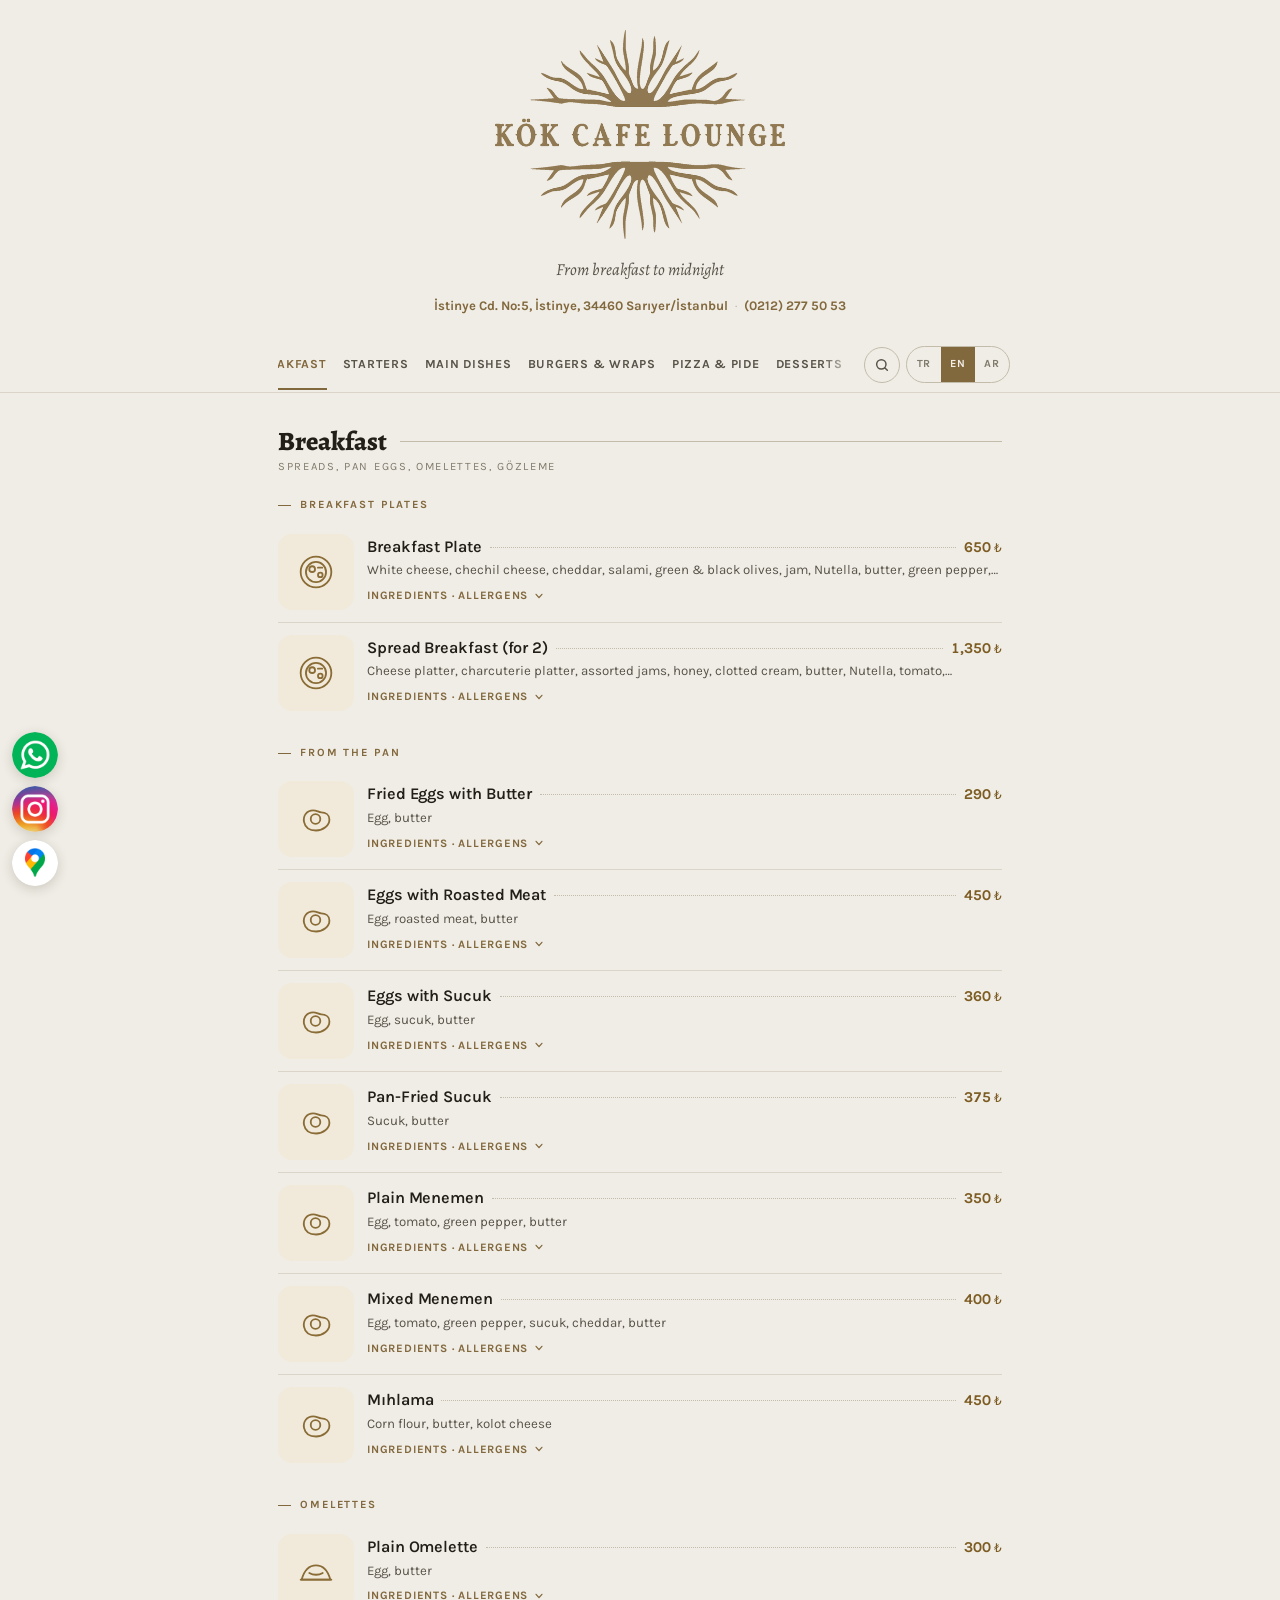
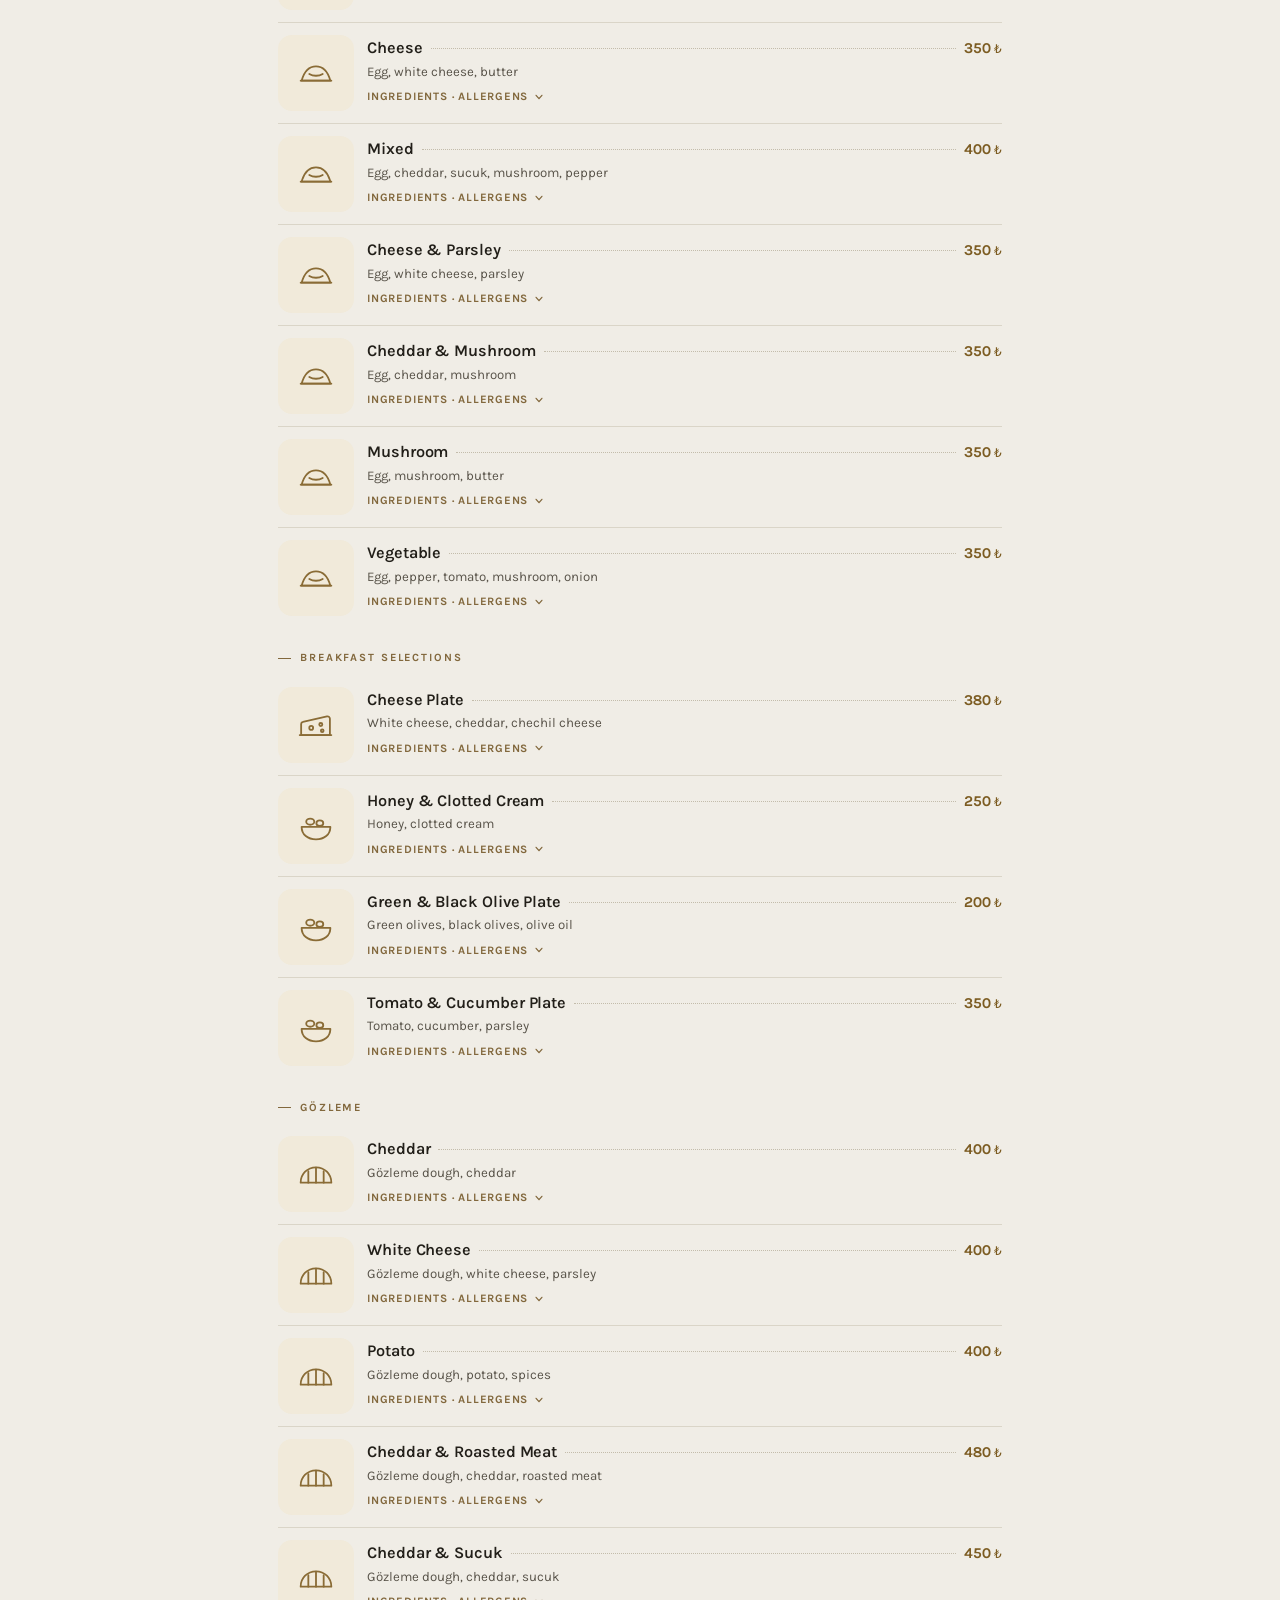
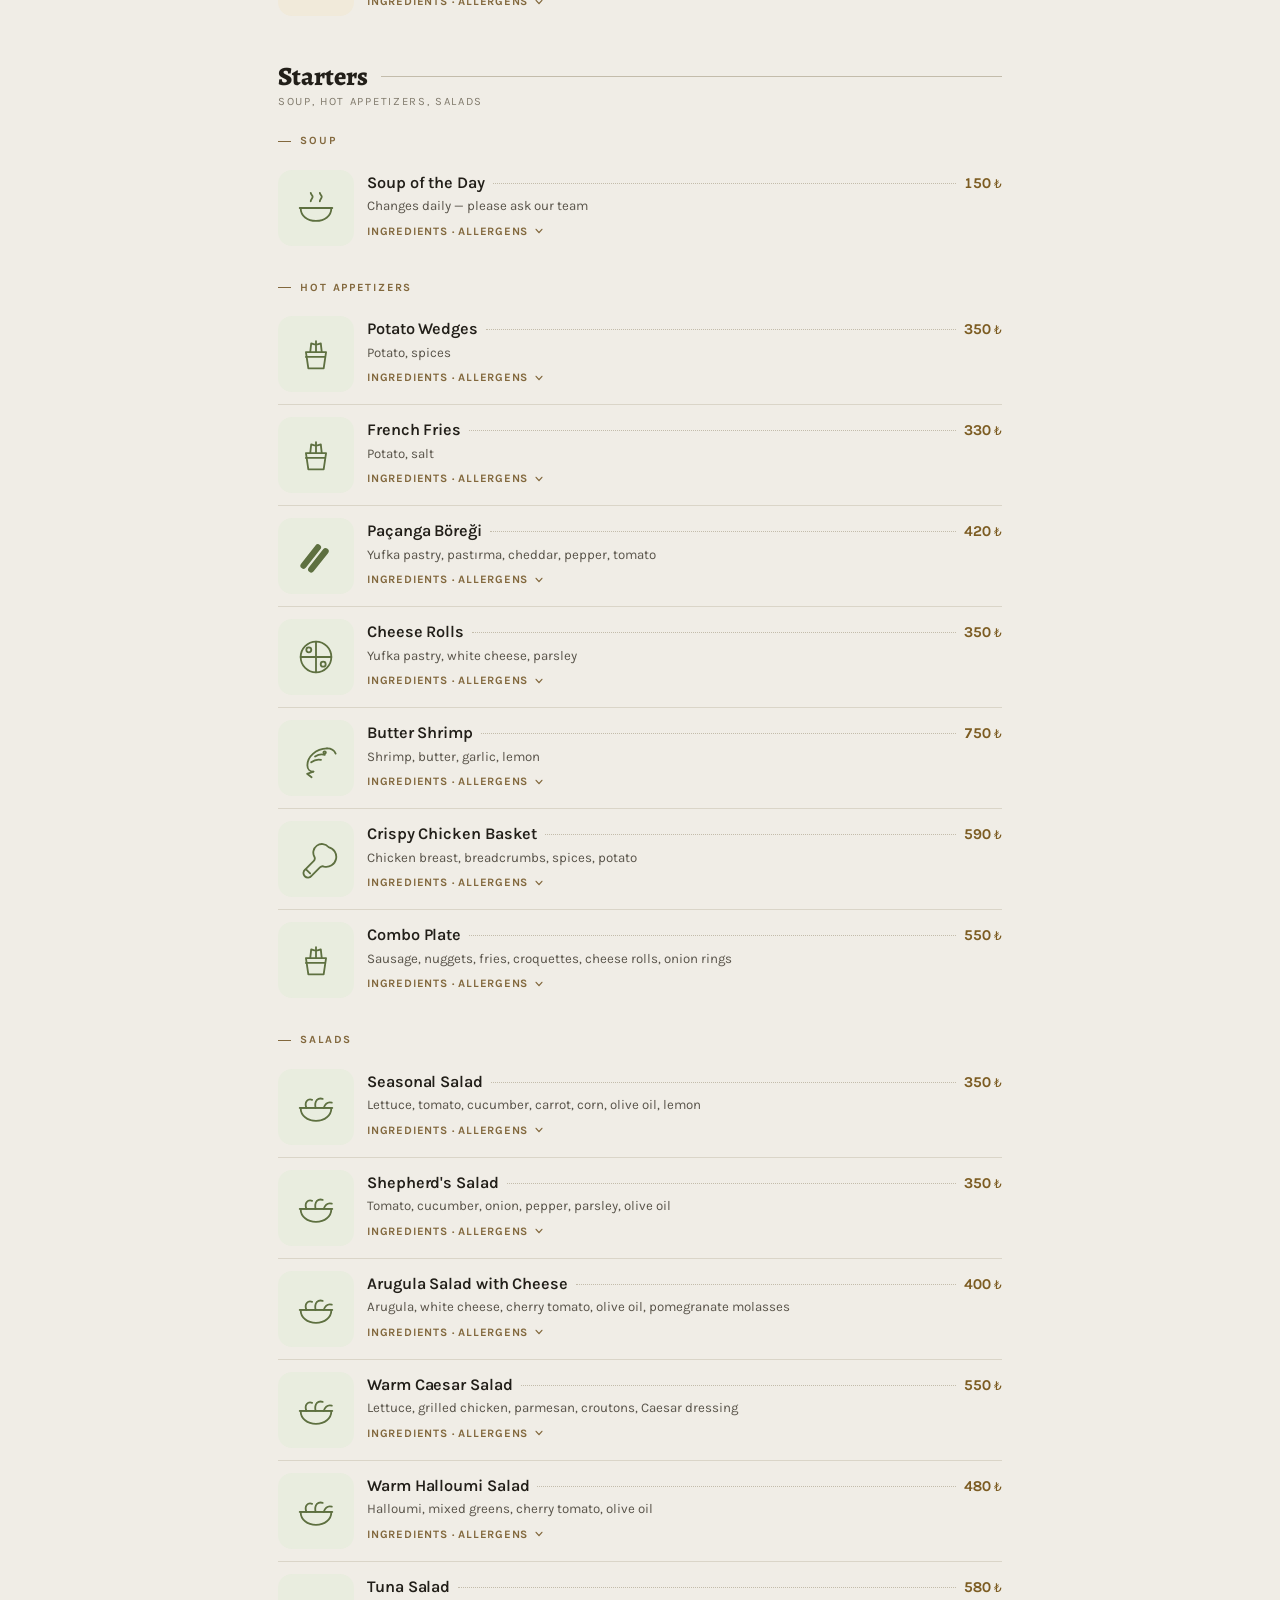
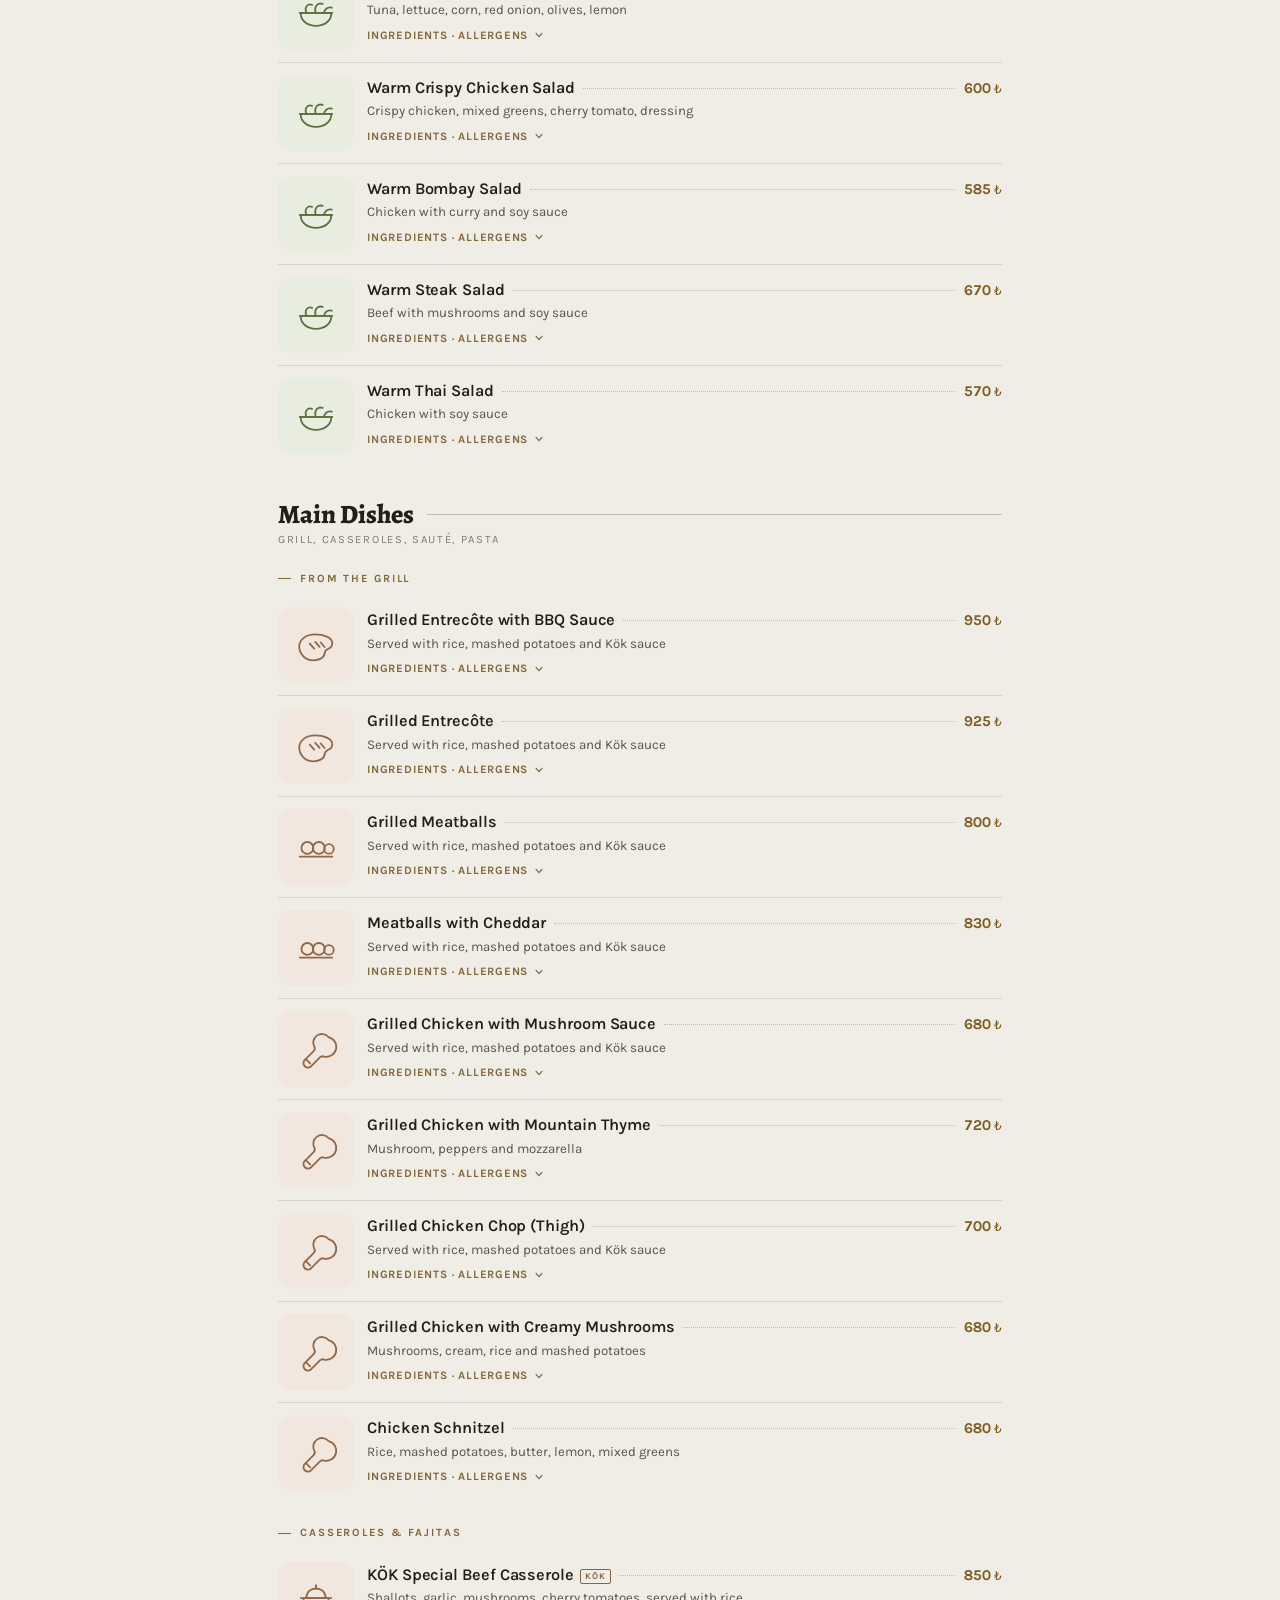
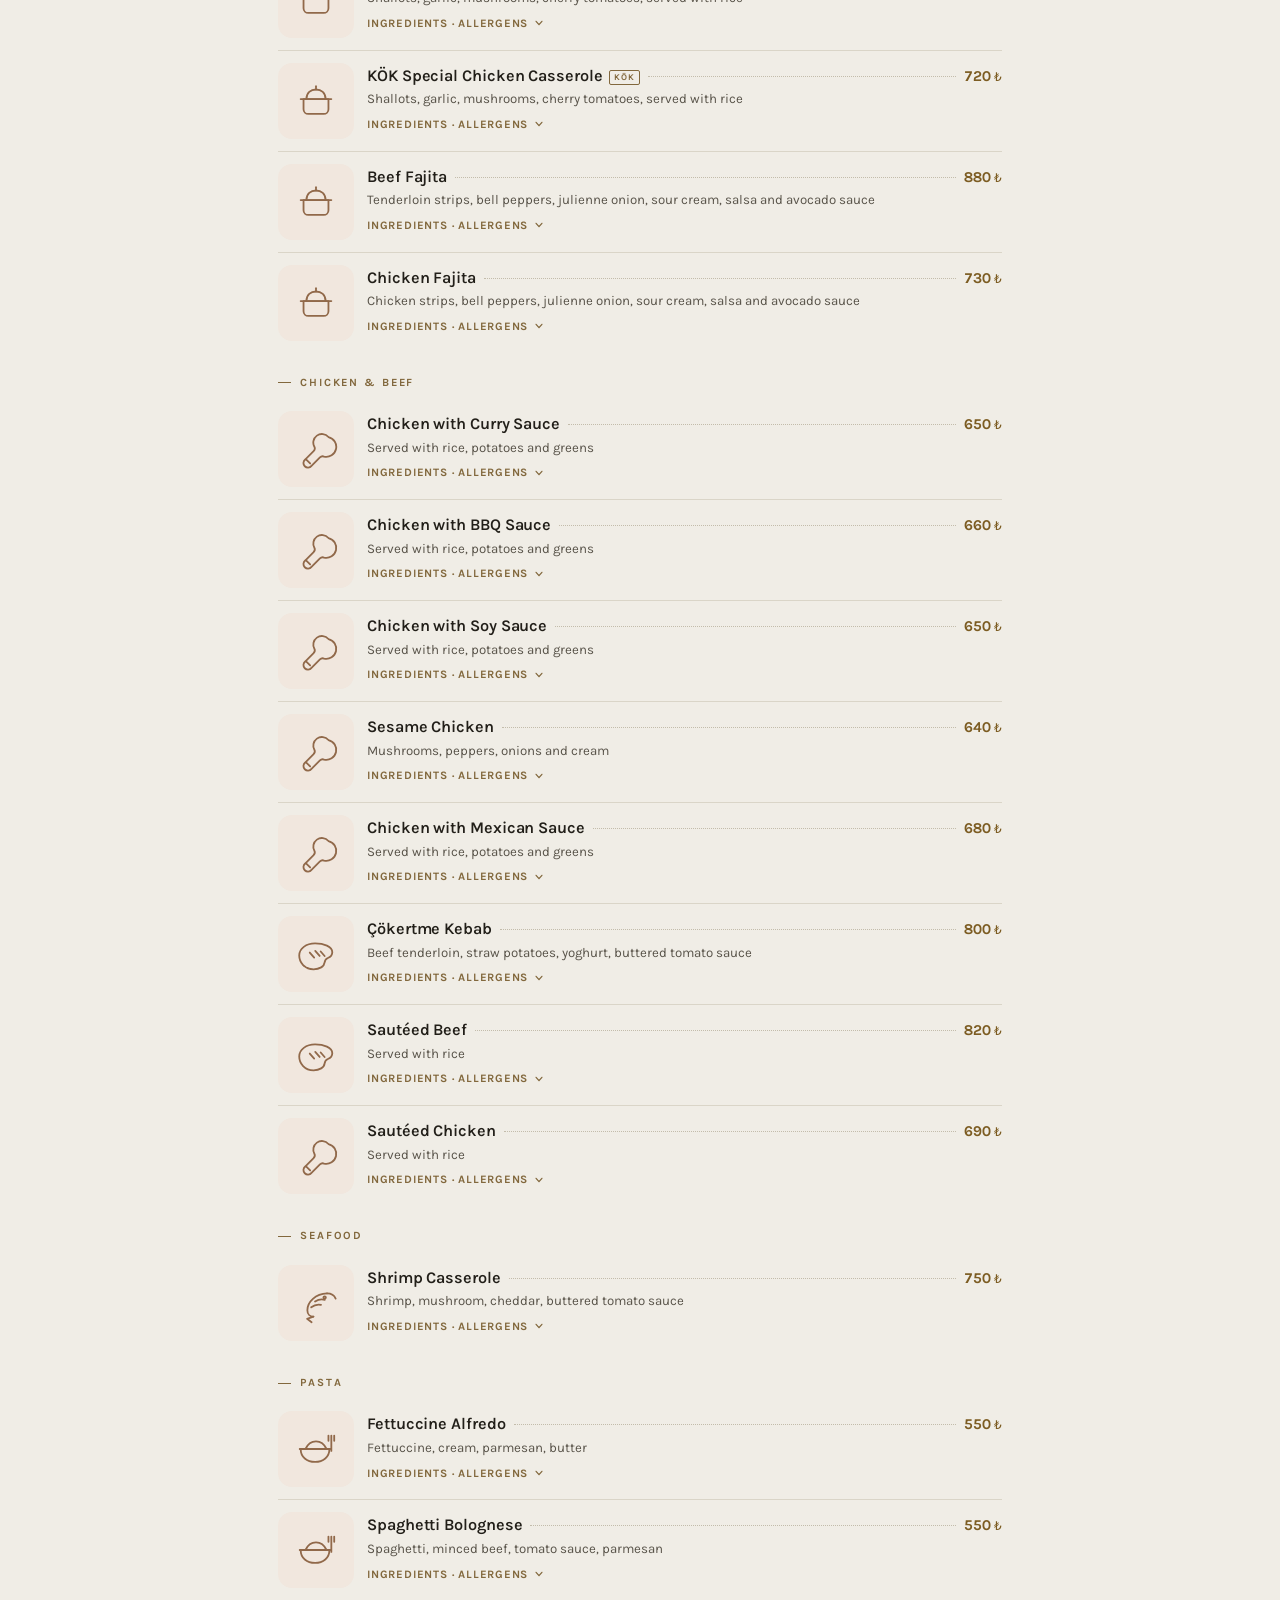
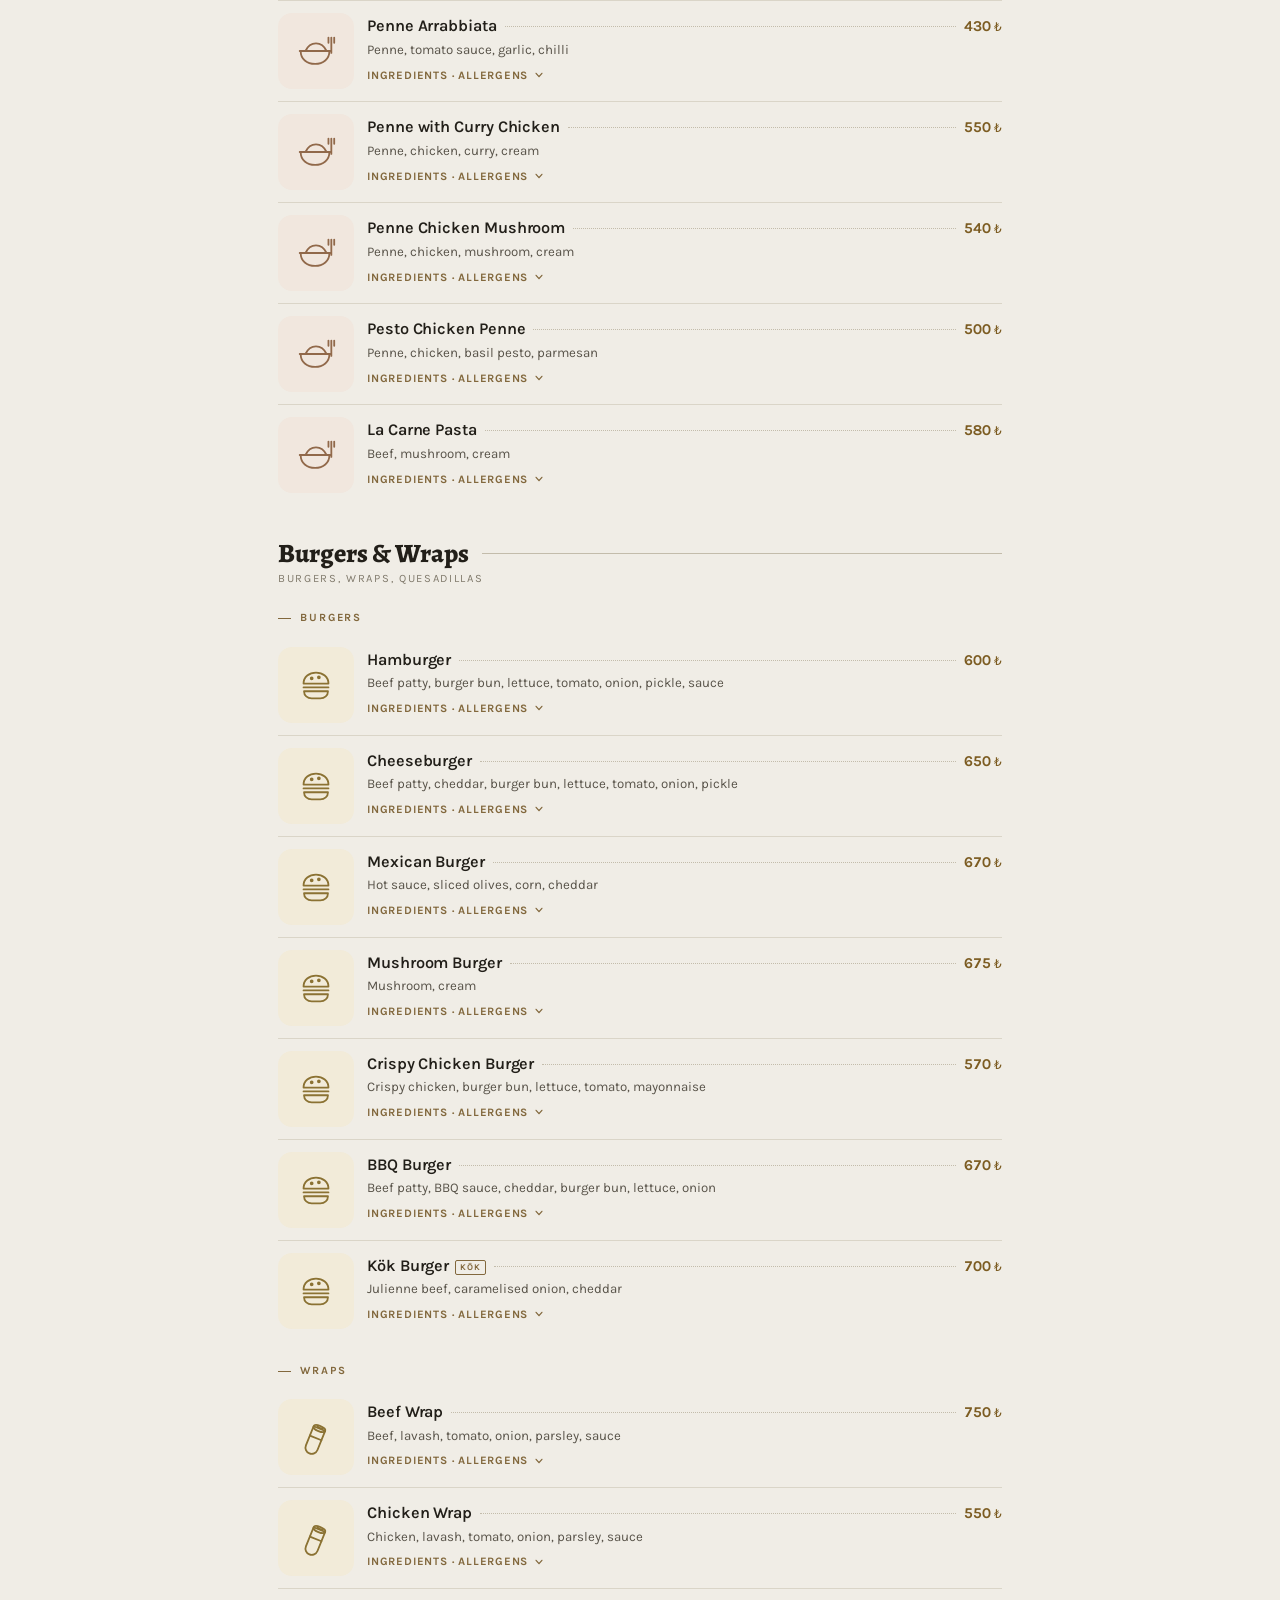
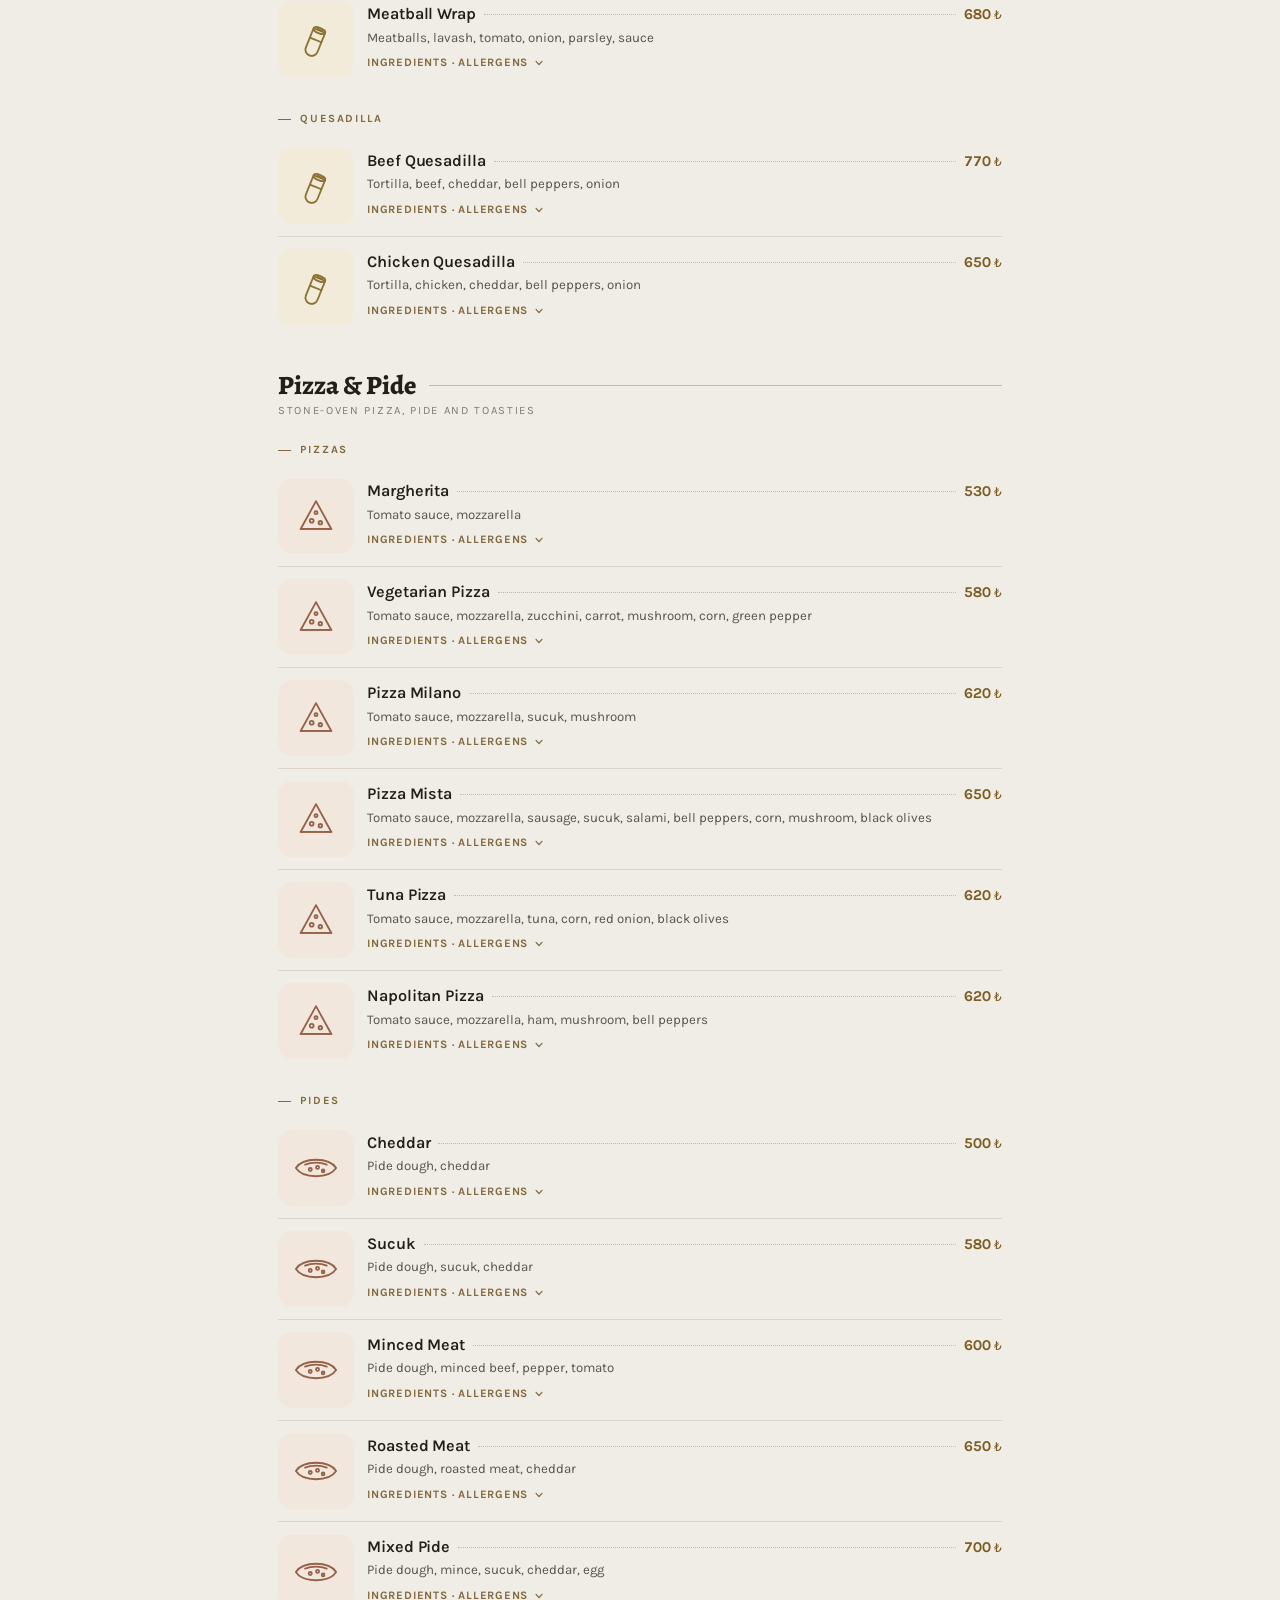
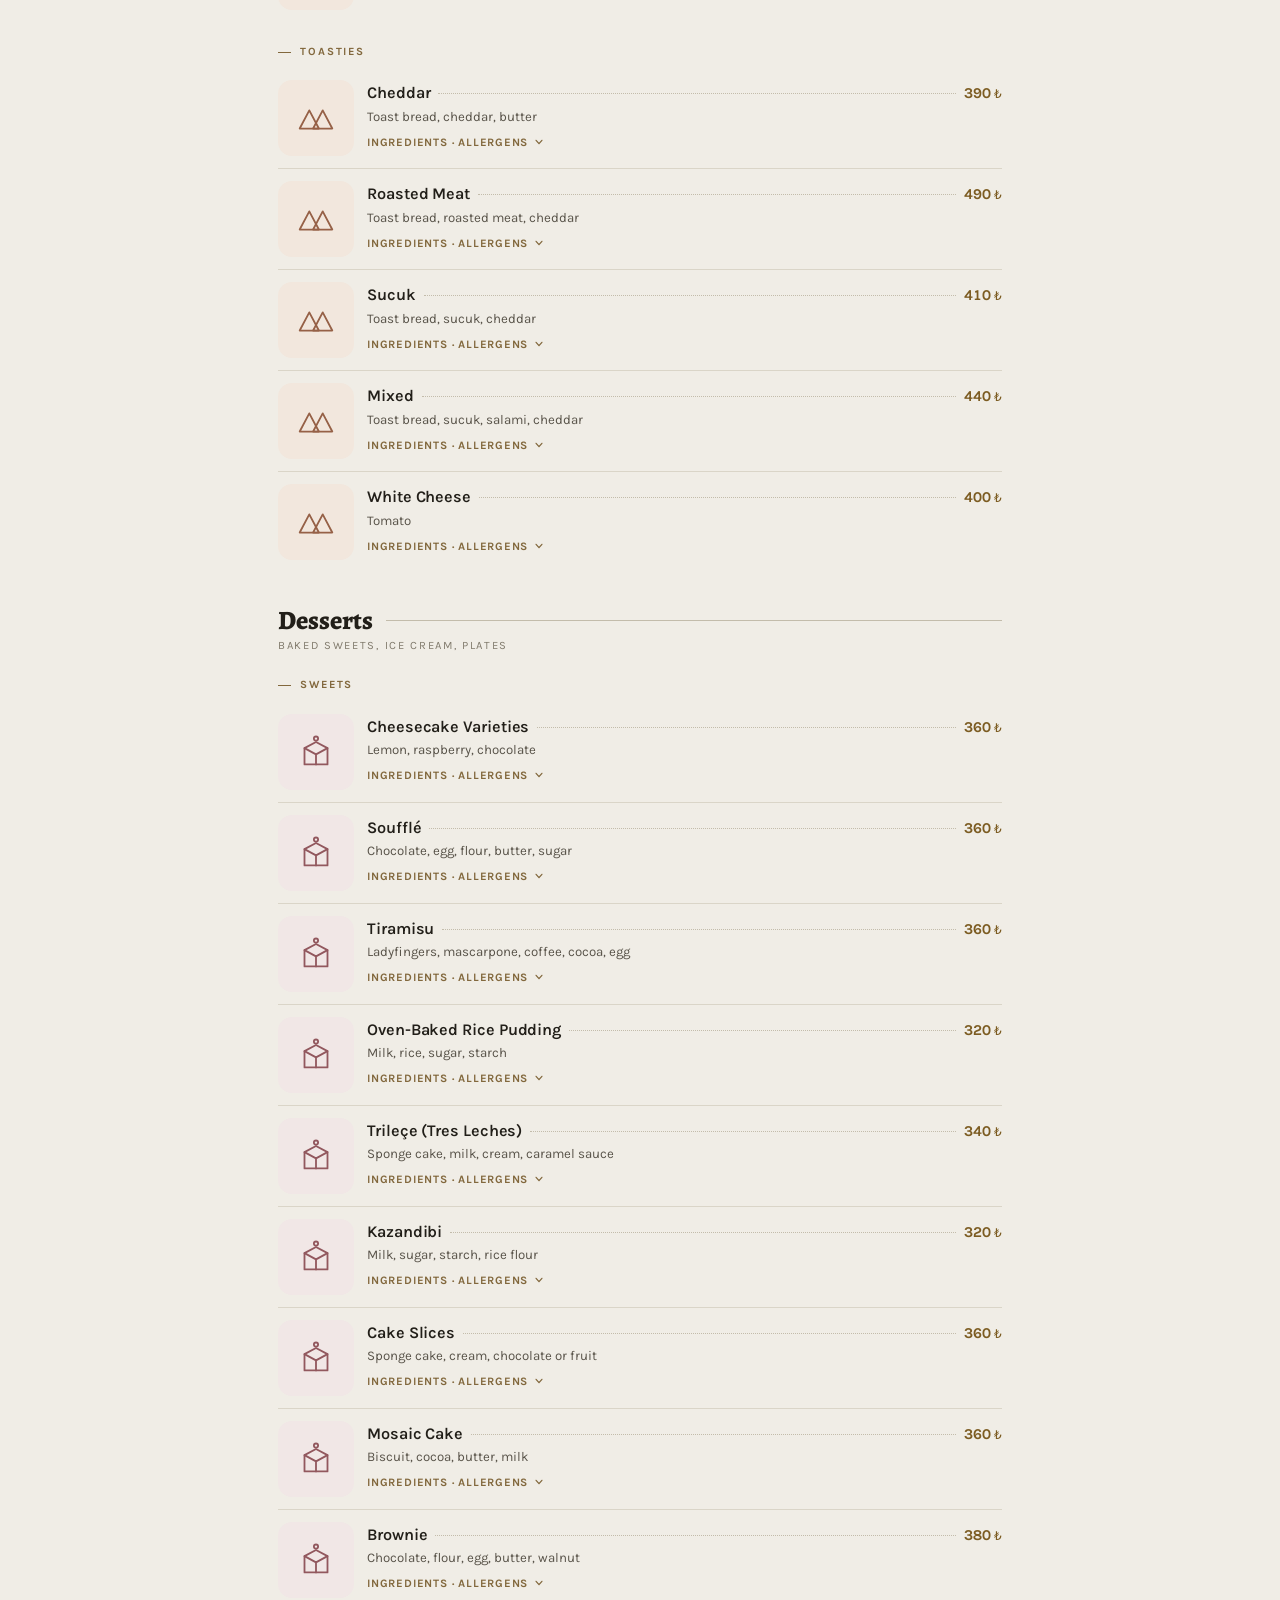
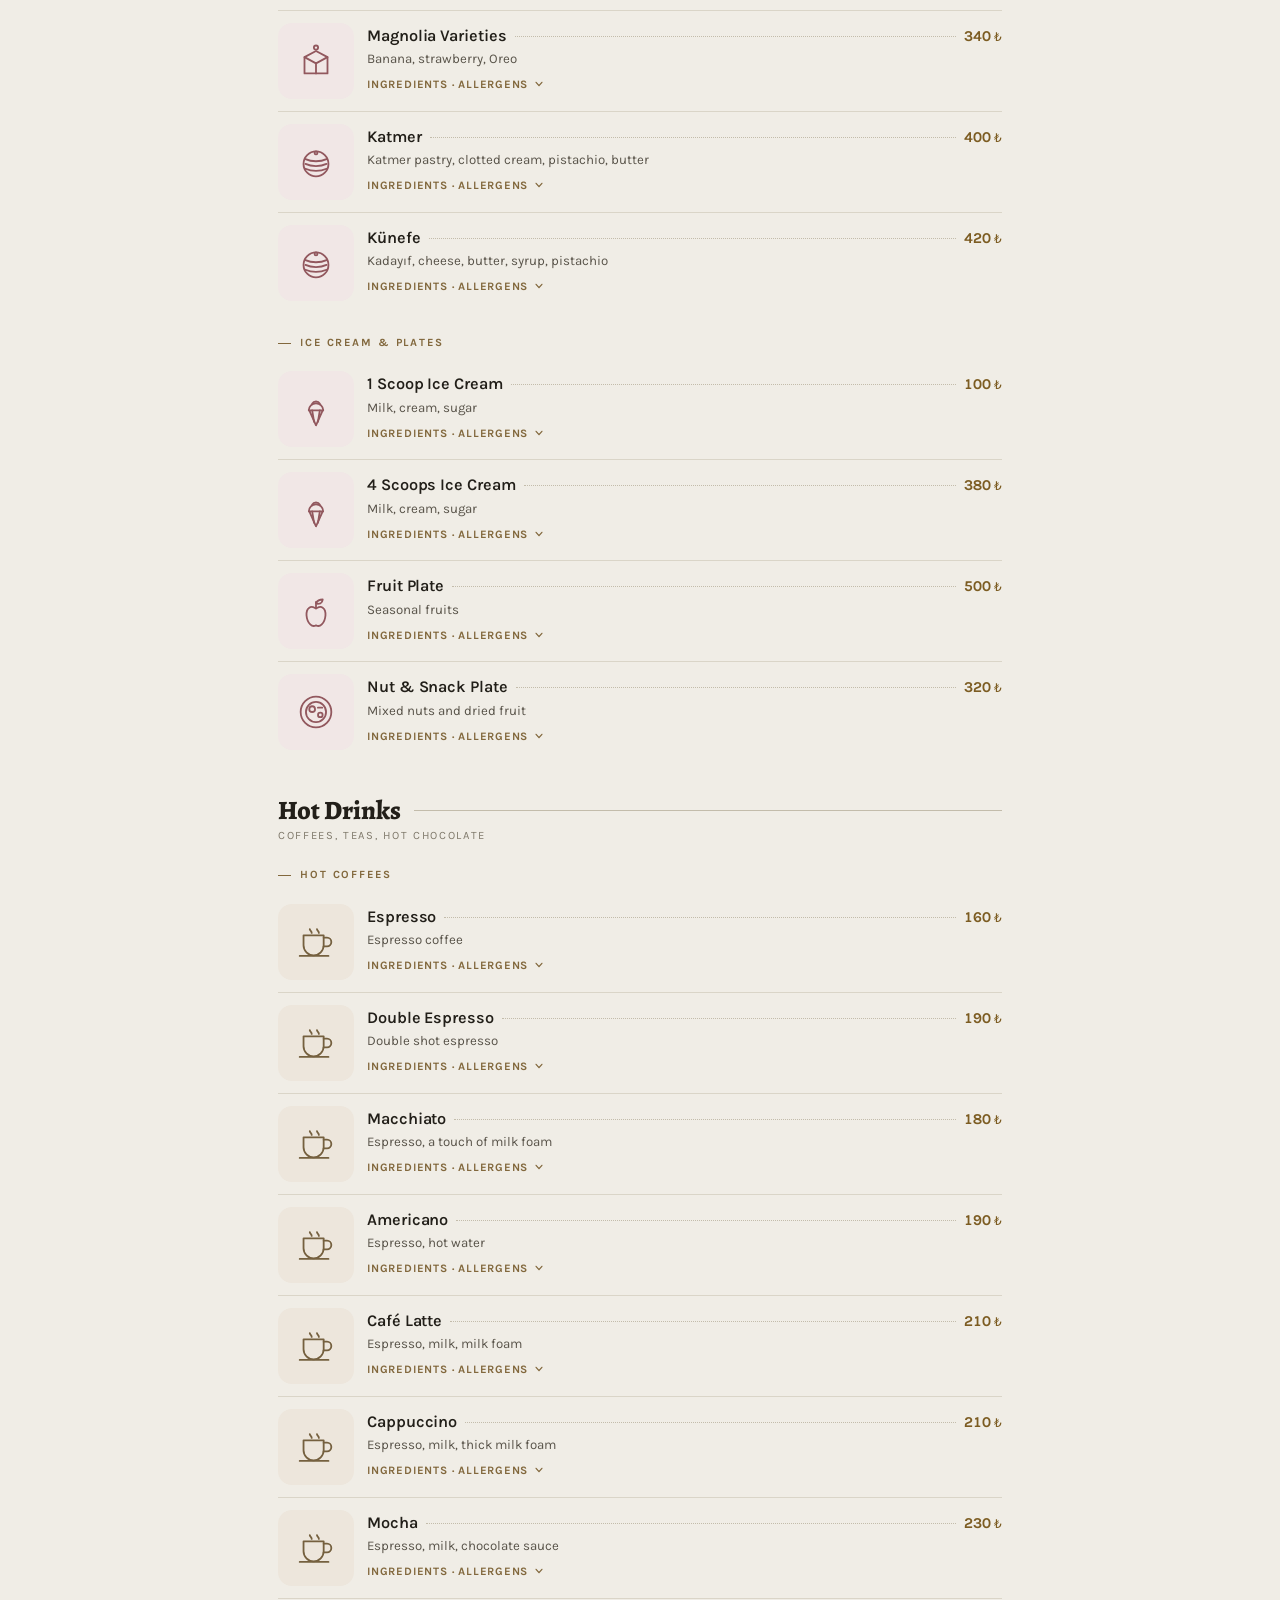
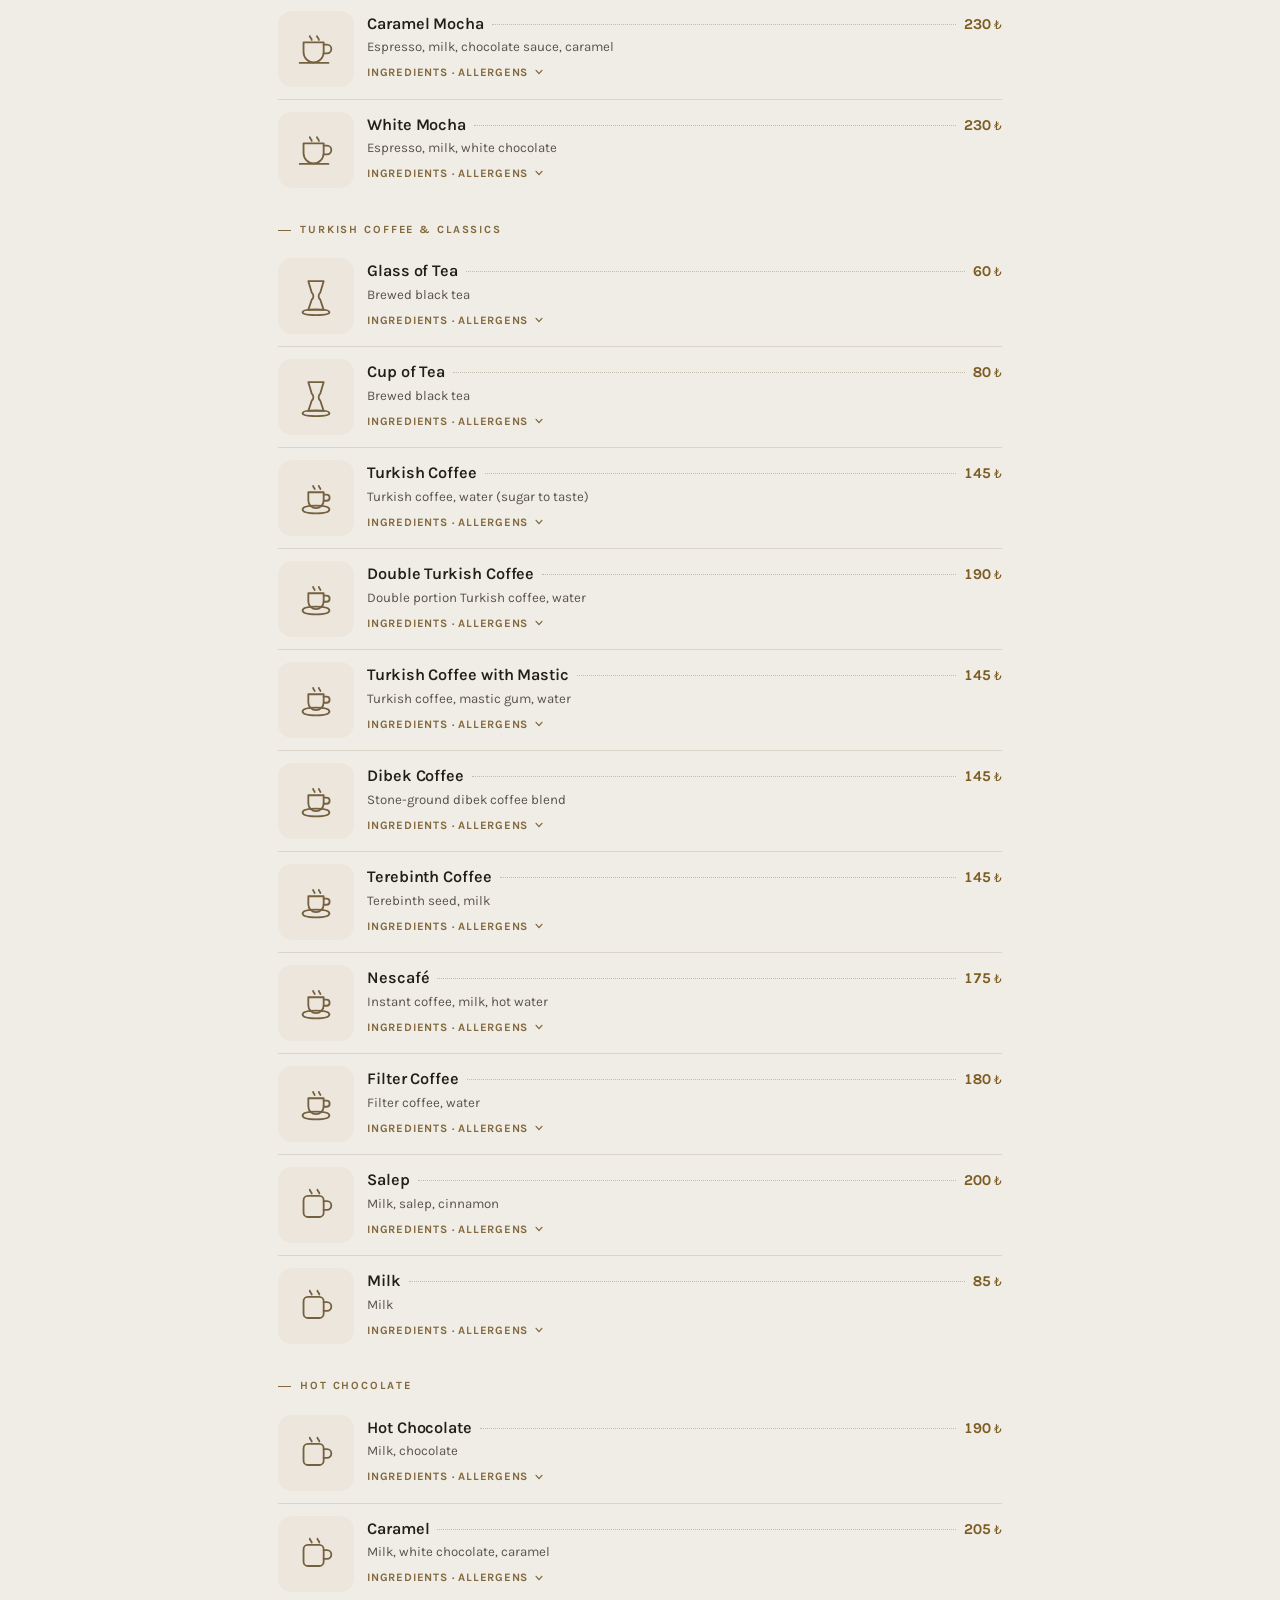
<file: menu.html>
<title>KÖK Cafe Lounge Menü</title><link rel="preconnect" href="https://fonts.googleapis.com"><link rel="preconnect" href="https://fonts.gstatic.com" crossorigin><link rel="stylesheet" href="https://fonts.googleapis.com/css2?family=Alegreya:ital,wght@0,400..900;1,400..700&family=Karla:ital,wght@0,300..800;1,300..700&family=Amiri:ital,wght@0,400;0,700;1,400&family=Tajawal:wght@400;500;700;800&display=swap"><style>:root{
  --ground:#F0EDE6; --raised:#F9F7F2; --ink:#221F19; --ink-2:#585349; --ink-3:#807A6C;
  --line:#DAD5C8; --line-2:#C3BCAB; --gold:#82683D; --gold-soft:#EFE8D9; --price:#7C5C22;
  --chip:#E6E1D4; --shadow:rgba(50,42,26,.18); --wa:#1F9E52; --ig:#C13584; --gg:#3C6FD1; --danger:#B3342E;
  color-scheme:light; --stick:54px; --maxw:760px;
  --t1:#F1EADA; --k1:#8A6C36;  --t2:#E9EDDF; --k2:#5E7040;  --t3:#F1E7DE; --k3:#91694A;
  --t4:#F2EBD9; --k4:#8B7233;  --t5:#F2E7DD; --k5:#966147;  --t6:#F1E7E6; --k6:#92585E;
  --t7:#EDE6DC; --k7:#75603F;  --t8:#E4EBE9; --k8:#4C7568;  --t9:#E9E7E3; --k9:#6A6152;
  --serif:"Alegreya",Georgia,serif; --sans:"Karla","Helvetica Neue",Arial,sans-serif;
}
[dir=rtl]{--serif:"Amiri","Alegreya",Georgia,serif; --sans:"Tajawal","Karla",Arial,sans-serif}
*{box-sizing:border-box}
html{scroll-behavior:smooth;-webkit-text-size-adjust:100%;overflow-x:hidden}
body{margin:0;background:var(--ground);color:var(--ink);font-family:var(--sans);font-size:16px;line-height:1.5;
  -webkit-font-smoothing:antialiased;overflow-x:hidden;padding-bottom:calc(11rem + env(safe-area-inset-bottom))}
img{max-width:100%}
[hidden]{display:none!important}
button,input,a,textarea,select{font:inherit;color:inherit;-webkit-tap-highlight-color:transparent;touch-action:manipulation}
.wrap{max-width:var(--maxw);margin:0 auto;padding:0 18px}
:focus-visible{outline:2px solid var(--gold);outline-offset:2px;border-radius:4px}
@media (prefers-reduced-motion:reduce){*{scroll-behavior:auto!important;transition:none!important}}
[dir=rtl] .sec-title,[dir=rtl] .tagline,[dir=rtl] .bless{font-weight:700}
[dir=rtl] .chip,[dir=rtl] .grp-label,[dir=rtl] .sec-sub,[dir=rtl] .more,[dir=rtl] .flabel,[dir=rtl] .dblock h4{letter-spacing:0}

/* hero */
.hero{padding:30px 0 20px;text-align:center}
.logo{width:min(76%,290px);aspect-ratio:var(--logo-ar,560/403);margin:0 auto;background-color:var(--gold);
  -webkit-mask:var(--logo) center/contain no-repeat;mask:var(--logo) center/contain no-repeat;cursor:default;user-select:none;-webkit-user-select:none}
.tagline{font-family:var(--serif);font-style:italic;font-size:1.05rem;color:var(--ink-2);margin:18px 0 0}
[dir=rtl] .tagline{font-style:normal}
.meta{margin:12px 0 0;font-size:.82rem;color:var(--ink-3);line-height:1.8}
.meta a{color:var(--gold);text-decoration:none;font-weight:700}
.meta #phone{white-space:nowrap}
.meta .sep{opacity:.45;margin:0 7px}

/* sticky bar */
.bar{position:sticky;top:0;z-index:40;background:var(--ground);border-bottom:1px solid var(--line)}
.bar-in{max-width:var(--maxw);margin:0 auto;display:flex;align-items:center;gap:8px;height:var(--stick);padding:0 10px 0 18px}
[dir=rtl] .bar-in{padding:0 18px 0 10px}
.rail{flex:1;min-width:0;display:flex;align-items:center;overflow-x:auto;overflow-y:hidden;
  scrollbar-width:none;-ms-overflow-style:none;padding-inline-end:14px;
  -webkit-mask-image:linear-gradient(to right,#000 calc(100% - 34px),transparent);mask-image:linear-gradient(to right,#000 calc(100% - 34px),transparent)}
[dir=rtl] .rail{-webkit-mask-image:linear-gradient(to left,#000 calc(100% - 34px),transparent);mask-image:linear-gradient(to left,#000 calc(100% - 34px),transparent)}
.rail::-webkit-scrollbar{display:none}
.chip{flex:0 0 auto;font-size:.77rem;font-weight:700;letter-spacing:.06em;text-transform:uppercase;color:var(--ink-2);background:none;border:0;
  padding:16px 0 14px;cursor:pointer;border-bottom:2px solid transparent;white-space:nowrap;margin-inline-end:16px;transition:color .16s}
.chip[aria-current="true"]{color:var(--gold);border-bottom-color:var(--gold)}
.tools{flex:0 0 auto;display:flex;align-items:center;gap:6px}
.iconbtn{position:relative;width:36px;height:36px;display:grid;place-items:center;background:none;border:1px solid var(--line-2);border-radius:50%;color:var(--ink-2);cursor:pointer;padding:0}
.iconbtn svg{width:16px;height:16px}
.iconbtn[aria-expanded="true"]{background:var(--gold);border-color:var(--gold);color:var(--ground)}
.iconbtn .dot{position:absolute;top:-3px;right:-3px;min-width:16px;height:16px;border-radius:9px;background:var(--price);color:#fff;font-size:.6rem;font-weight:700;display:none;padding:0 4px;line-height:16px}
.iconbtn.has .dot{display:block}
.lang{display:flex;border:1px solid var(--line-2);border-radius:999px;overflow:hidden}
.lang button{font-size:.68rem;font-weight:700;letter-spacing:.05em;padding:9px 8px;border:0;background:none;color:var(--ink-3);cursor:pointer;min-width:34px}
.lang button[aria-pressed="true"]{background:var(--gold);color:var(--ground)}

/* arama + filtre paneli */
.panel{border-bottom:1px solid var(--line);background:var(--raised)}
.panel .wrap{padding-top:14px;padding-bottom:16px}
#q{width:100%;font-size:1rem;background:var(--ground);border:1px solid var(--line-2);border-radius:8px;padding:11px 13px}
#q::placeholder{color:var(--ink-3)}
.flabel{font-size:.68rem;font-weight:700;letter-spacing:.15em;text-transform:uppercase;color:var(--ink-3);margin:16px 0 9px}
.fchips{display:flex;flex-wrap:wrap;gap:7px}
.fchip{font-size:.79rem;font-weight:600;padding:7px 12px;border-radius:999px;border:1px solid var(--line-2);background:var(--ground);color:var(--ink-2);cursor:pointer}
.fchip[aria-pressed="true"]{background:var(--gold);border-color:var(--gold);color:var(--ground)}
.hits{font-size:.78rem;color:var(--ink-3);margin-top:13px;display:flex;justify-content:space-between;gap:12px;align-items:center}
.clear{background:none;border:0;color:var(--gold);font-size:.78rem;font-weight:700;cursor:pointer;text-decoration:underline}

/* bölümler */
.sec{scroll-margin-top:calc(var(--stick) + 2px);padding-top:34px}
.sec-head{display:flex;align-items:center;gap:13px;margin-bottom:3px}
.sec-head::after{content:"";flex:1;height:1px;background:var(--line-2)}
.sec-title{font-family:var(--serif);font-weight:800;font-size:1.65rem;line-height:1.1;margin:0;text-wrap:balance}
.sec-sub{font-size:.7rem;letter-spacing:.15em;text-transform:uppercase;color:var(--ink-3);margin:0 0 14px}
.grp{margin-top:22px}
.grp-label{font-size:.69rem;font-weight:700;letter-spacing:.17em;text-transform:uppercase;color:var(--gold);margin:0 0 8px;display:flex;align-items:center;gap:9px}
.grp-label::before{content:"";width:13px;height:1px;background:var(--gold);flex:0 0 auto}
.grp-note{font-family:var(--serif);font-style:italic;font-size:.82rem;color:var(--ink-3);margin:-2px 0 8px;padding-inline-start:22px}
[dir=rtl] .grp-note{font-style:normal}

/* ürün satırı */
.item{border-bottom:1px solid var(--line)}
.item:last-child{border-bottom:0}
.irow{display:flex;gap:13px;align-items:flex-start;width:100%;text-align:start;background:none;border:0;padding:12px 0;cursor:pointer}
.irow:active{opacity:.7}
.thumb{flex:0 0 auto;width:64px;height:64px;border-radius:12px;background:var(--tint);display:grid;place-items:center;overflow:hidden}
.thumb svg{width:40px;height:40px;color:var(--tink)}
.thumb img{width:100%;height:100%;object-fit:cover;display:block}
.ibody{flex:1;min-width:0;padding-top:2px}
.line{display:flex;align-items:baseline;gap:8px}
.nm{font-weight:600;font-size:.98rem;letter-spacing:-.005em;line-height:1.3}
.badge{display:inline-block;vertical-align:.1em;font-size:.55rem;font-weight:700;letter-spacing:.11em;color:var(--gold);border:1px solid var(--gold);border-radius:2px;padding:1px 4px;margin-inline-start:6px}
.badge.out{color:var(--danger);border-color:var(--danger)}
.dots{flex:1;min-width:10px;border-bottom:1px dotted var(--line-2);transform:translateY(-4px)}
.pr{flex:0 0 auto;white-space:nowrap;font-weight:700;font-size:.94rem;color:var(--price);font-variant-numeric:tabular-nums;direction:ltr}
.pr .cur{font-weight:500;font-size:.8em}
.item.so .thumb{filter:grayscale(1);opacity:.55}
.item.so .nm{color:var(--ink-3)}
.item.so .pr{text-decoration:line-through;color:var(--ink-3)}
.desc{margin:3px 0 0;font-size:.83rem;line-height:1.4;color:var(--ink-2);display:-webkit-box;-webkit-line-clamp:1;-webkit-box-orient:vertical;overflow:hidden}
.more{display:flex;align-items:center;gap:6px;margin-top:7px;font-size:.71rem;font-weight:700;letter-spacing:.07em;text-transform:uppercase;color:var(--gold)}
.more svg{width:10px;height:10px;transition:transform .24s}
.item.open .more svg{transform:rotate(180deg)}
.item.open .desc{display:none}

/* açılır detay */
.idet{display:grid;grid-template-rows:0fr;transition:grid-template-rows .26s ease}
.item.open .idet{grid-template-rows:1fr}
.idet>div{overflow:hidden}
.idin{padding:0 0 16px;padding-inline-start:77px}
.item.open .idin{padding-top:4px}
.photo{width:100%;max-width:330px;aspect-ratio:4/3;border-radius:12px;overflow:hidden;margin-bottom:14px;background:var(--tint)}
.photo img{width:100%;height:100%;object-fit:cover;display:block}
.dblock{margin-bottom:14px}
.dblock:last-of-type{margin-bottom:0}
.dblock h4{font-size:.66rem;font-weight:700;letter-spacing:.16em;text-transform:uppercase;color:var(--gold);margin:0 0 6px}
.dblock p{margin:0;font-size:.88rem;line-height:1.55;color:var(--ink-2)}
.achips{display:flex;flex-wrap:wrap;gap:6px}
.achip{display:flex;align-items:center;gap:6px;font-size:.78rem;font-weight:600;background:var(--chip);border-radius:7px;padding:5px 10px 5px 6px;color:var(--ink)}
[dir=rtl] .achip{padding:5px 6px 5px 10px}
.achip b{display:grid;place-items:center;min-width:19px;height:19px;padding:0 3px;border-radius:5px;background:var(--price);color:#fff;font-size:.58rem;font-weight:800;direction:ltr}
.snone{font-size:.86rem;color:var(--ink-3);font-style:italic;font-family:var(--serif);margin:0}
[dir=rtl] .snone{font-style:normal}
.dwarn{margin-top:13px;padding:10px 12px;border-radius:9px;background:var(--gold-soft);font-size:.76rem;line-height:1.5;color:var(--ink-2);border-inline-start:3px solid var(--gold)}
.empty{padding:44px 0;text-align:center;color:var(--ink-3);font-family:var(--serif);font-style:italic;font-size:1.05rem}

/* alt bilgi */
.foot{margin-top:52px;padding-top:30px;border-top:1px solid var(--line);text-align:center}
.foot .logo{width:min(50%,180px);margin-bottom:20px;opacity:.92}
.foot .bless{font-family:var(--serif);font-style:italic;font-size:1.12rem;color:var(--ink-2);margin:0 0 20px}
[dir=rtl] .foot .bless{font-style:normal}
.fline{font-size:.88rem;color:var(--ink-2);line-height:1.6;margin:0 auto 8px;max-width:32ch}
.fline a{color:var(--gold);text-decoration:none;font-weight:700}
.socials{display:flex;flex-wrap:wrap;justify-content:center;gap:9px;margin:16px 0 22px}
.sbtn{display:inline-flex;align-items:center;gap:9px;background:var(--raised);border:1px solid var(--line-2);
  color:var(--ink);text-decoration:none;font-weight:700;font-size:.86rem;border-radius:999px;
  padding-block:8px;padding-inline:8px 16px}
.sbtn img{width:26px;height:26px;border-radius:50%;display:block;flex:0 0 auto}
.fsmall{margin:0 0 6px;font-size:.78rem;color:var(--ink-3)}

/* yüzen düğmeler */
.fabs{position:fixed;inset-inline-start:12px;bottom:calc(14px + env(safe-area-inset-bottom));z-index:50;display:flex;flex-direction:column;align-items:center;gap:8px}
.fab{width:46px;height:46px;border-radius:50%;border:0;padding:0;background:none;display:grid;place-items:center;
  cursor:pointer;color:#fff;text-decoration:none;overflow:hidden;box-shadow:0 3px 12px var(--shadow),inset 0 0 0 1px rgba(0,0,0,.07)}
.fab img{width:100%;height:100%;display:block}
.fab svg{width:22px;height:22px}
.fab.top{width:36px;height:36px;background:var(--chip);color:var(--ink-2);border:1px solid var(--line-2);box-shadow:none;opacity:0;pointer-events:none;transition:opacity .2s}
.fab.top.on{opacity:1;pointer-events:auto}
.fab.top svg{width:15px;height:15px}

/* toast */
.toast{position:fixed;left:50%;bottom:calc(20px + env(safe-area-inset-bottom));transform:translate(-50%,20px);z-index:90;background:var(--ink);color:var(--ground);
  padding:11px 18px;border-radius:999px;font-size:.86rem;font-weight:600;opacity:0;pointer-events:none;transition:all .25s;max-width:90vw;text-align:center}
.toast.on{opacity:1;transform:translate(-50%,0)}

/* ============ YÖNETİCİ PANELİ ============ */
.adm{position:fixed;inset:0;z-index:100;background:var(--ground);display:flex;flex-direction:column;direction:ltr;font-family:var(--sans)}
.adm-top{flex:0 0 auto;display:flex;align-items:center;gap:10px;padding:12px 16px;border-bottom:1px solid var(--line);background:var(--raised)}
.adm-top h2{margin:0;font-family:"Alegreya",Georgia,serif;font-size:1.15rem;flex:1}
.adm-tabs{flex:0 0 auto;display:flex;border-bottom:1px solid var(--line);background:var(--raised)}
.adm-tabs button{flex:1;padding:11px;border:0;background:none;font-weight:700;font-size:.8rem;letter-spacing:.06em;text-transform:uppercase;color:var(--ink-3);border-bottom:2px solid transparent;cursor:pointer}
.adm-tabs button[aria-selected="true"]{color:var(--gold);border-bottom-color:var(--gold)}
.adm-body{flex:1;overflow-y:auto;-webkit-overflow-scrolling:touch;padding:14px 16px calc(90px + env(safe-area-inset-bottom))}
.adm-foot{position:absolute;left:0;right:0;bottom:0;z-index:3;padding:10px 16px calc(10px + env(safe-area-inset-bottom));background:var(--raised);border-top:1px solid var(--line);display:flex;gap:8px;align-items:center}
.adm-foot .st{flex:1;font-size:.78rem;color:var(--ink-3)}
.b{border:1px solid var(--line-2);background:var(--raised);color:var(--ink);border-radius:8px;padding:9px 14px;font-weight:700;font-size:.85rem;cursor:pointer;white-space:nowrap}
.b.p{background:var(--gold);border-color:var(--gold);color:#fff}
.b.d{color:var(--danger);border-color:var(--danger)}
.b.s{padding:6px 10px;font-size:.76rem}
.b:disabled{opacity:.45;cursor:default}
.adm-search{width:100%;padding:10px 12px;border:1px solid var(--line-2);border-radius:8px;background:var(--raised);margin-bottom:12px}
.adm-sec{font-family:"Alegreya",Georgia,serif;font-weight:800;font-size:1.2rem;margin:18px 0 4px}
.adm-grp{display:flex;align-items:center;justify-content:space-between;gap:8px;margin:12px 0 4px;font-size:.68rem;font-weight:700;letter-spacing:.14em;text-transform:uppercase;color:var(--gold)}
.arow{display:flex;align-items:center;gap:10px;padding:8px 0;border-bottom:1px solid var(--line)}
.arow .n{flex:1;min-width:0;font-weight:600;font-size:.9rem;overflow:hidden;text-overflow:ellipsis;white-space:nowrap}
.arow .n small{display:block;font-weight:400;color:var(--ink-3);font-size:.72rem}
.arow .p{font-weight:700;color:var(--price);font-variant-numeric:tabular-nums;font-size:.86rem}
.arow.so .n{color:var(--ink-3);text-decoration:line-through}
.sw{position:relative;width:38px;height:22px;border-radius:11px;background:var(--line-2);border:0;cursor:pointer;flex:0 0 auto;padding:0}
.sw::after{content:"";position:absolute;top:2px;left:2px;width:18px;height:18px;border-radius:50%;background:#fff;transition:transform .15s}
.sw[aria-checked="true"]{background:var(--wa)}
.sw[aria-checked="true"]::after{transform:translateX(16px)}
.f{display:block;margin-bottom:12px}
.f span{display:block;font-size:.68rem;font-weight:700;letter-spacing:.1em;text-transform:uppercase;color:var(--ink-3);margin-bottom:4px}
.f input,.f textarea,.f select{width:100%;padding:9px 11px;border:1px solid var(--line-2);border-radius:8px;background:var(--raised);font-size:.95rem}
.f textarea{min-height:64px;resize:vertical}
.f input[dir=rtl],.f textarea[dir=rtl]{font-family:"Tajawal",sans-serif}
.frow{display:flex;gap:10px}
.frow .f{flex:1}
.chk{display:flex;flex-wrap:wrap;gap:6px}
.chk label{display:flex;align-items:center;gap:5px;white-space:nowrap;font-size:.8rem;padding:6px 10px;border:1px solid var(--line-2);border-radius:999px;background:var(--raised);cursor:pointer}
.chk input{accent-color:var(--gold)}
.chk label.on{background:var(--gold);border-color:var(--gold);color:#fff}
.pv{width:120px;height:90px;border-radius:10px;object-fit:cover;background:var(--chip);display:block;margin-bottom:8px}
.adm-modal{position:fixed;inset:0;z-index:110;background:var(--ground);display:flex;flex-direction:column;direction:ltr}
.adm-modal .adm-body{padding-bottom:calc(80px + env(safe-area-inset-bottom))}
.pin{position:fixed;inset:0;z-index:100;background:rgba(34,31,25,.55);display:grid;place-items:center;padding:20px;direction:ltr}
.pin div{background:var(--raised);border-radius:14px;padding:22px 20px;width:min(100%,320px);text-align:center}
.pin h3{margin:0 0 6px;font-family:"Alegreya",Georgia,serif;font-size:1.2rem}
.pin p{margin:0 0 14px;font-size:.8rem;color:var(--ink-3)}
.pin input{width:100%;text-align:center;font-size:1.4rem;letter-spacing:.4em;padding:10px;border:1px solid var(--line-2);border-radius:8px;margin-bottom:12px;background:var(--ground)}
.pin .err{color:var(--danger);font-size:.78rem;margin:-6px 0 10px;min-height:1em}
.pin .row{display:flex;gap:8px}
.pin .row .b{flex:1}
.note{font-size:.78rem;color:var(--ink-3);background:var(--gold-soft);border-radius:8px;padding:10px 12px;margin:0 0 14px;line-height:1.5}

@media (min-width:520px){
  .thumb{width:76px;height:76px;border-radius:14px}
  .thumb svg{width:46px;height:46px}
  .nm{font-size:1.02rem}
  .idin{padding-inline-start:89px}
  .adm,.adm-modal{max-width:760px;left:50%;transform:translateX(-50%);box-shadow:0 0 40px var(--shadow)}
}
</style>
<header class="hero wrap">
  <div class="logo" role="img" aria-label="KÖK Cafe Lounge"></div>
  <p class="tagline" id="tagline"></p>
  <p class="meta"><a id="addr" href="#" target="_blank" rel="noopener"></a><span class="sep">·</span><a id="phone" href="#"></a></p>
</header>
<div class="bar"><div class="bar-in">
  <nav class="rail" id="rail" aria-label="Kategoriler"></nav>
  <div class="tools">
    <button class="iconbtn" id="pbtn" aria-expanded="false" aria-controls="panel" aria-label="Ara ve filtrele"><svg viewBox="0 0 24 24" fill="none" stroke="currentColor" stroke-width="2.2" stroke-linecap="round" aria-hidden="true"><circle cx="11" cy="11" r="7"/><path d="M20 20l-4-4"/></svg><span class="dot" id="pdot">0</span></button>
    <div class="lang" role="group" aria-label="Dil / Language / اللغة">
      <button type="button" data-lang="tr" aria-pressed="true">TR</button><button type="button" data-lang="en" aria-pressed="false">EN</button><button type="button" data-lang="ar" aria-pressed="false">AR</button>
    </div>
  </div>
</div></div>
<div class="panel" id="panel" hidden><div class="wrap">
  <input id="q" type="search" autocomplete="off" enterkeyhint="search">
  <p class="flabel" id="flabel"></p><div class="fchips" id="fchips"></div>
  <div class="hits"><span id="hits"></span><button class="clear" id="clear" hidden></button></div>
</div></div>
<main class="wrap" id="menu"></main>
<p class="empty wrap" id="empty" hidden></p>
<footer class="foot wrap">
  <div class="logo" role="img" aria-label="KÖK Cafe Lounge"></div>
  <p class="bless" id="bless"></p>
  <p class="fline"><a id="addr2" href="#" target="_blank" rel="noopener"></a></p>
  <p class="fline"><a id="phone2" href="#"></a></p>
  <div class="socials">
    <a class="sbtn wa" id="wabtn2" href="#" target="_blank" rel="noopener"><img class="silogo" data-s="wa" alt=""><span id="watext2"></span></a>
    <a class="sbtn ig" id="igbtn2" href="#" target="_blank" rel="noopener"><img class="silogo" data-s="ig" alt=""><span id="igtext2"></span></a>
    <a class="sbtn gg" id="ggbtn2" href="#" target="_blank" rel="noopener"><img class="silogo" data-s="gg" alt=""><span id="ggtext2"></span></a>
  </div>
  <p class="fsmall" id="vat"></p><p class="fsmall" id="alrg"></p>
</footer>
<div class="fabs">
  <button class="fab top" id="totop" type="button"><svg viewBox="0 0 24 24" fill="none" stroke="currentColor" stroke-width="2.4" stroke-linecap="round" stroke-linejoin="round" aria-hidden="true"><path d="M12 19V5"/><path d="M5 12l7-7 7 7"/></svg></button>
  <a class="fab wa" id="wafab" href="#" target="_blank" rel="noopener"><img class="silogo" data-s="wa" alt=""></a>
  <a class="fab ig" id="igfab" href="#" target="_blank" rel="noopener"><img class="silogo" data-s="ig" alt=""></a>
  <a class="fab gg" id="ggfab" href="#" target="_blank" rel="noopener"><img class="silogo" data-s="gg" alt=""></a>
</div>
<div class="toast" id="toast" role="status" aria-live="polite"></div>
<script>const ICONS={"plate":"<circle cx=\"24\" cy=\"24\" r=\"16\"/><circle cx=\"24\" cy=\"24\" r=\"10.5\"/><circle cx=\"20\" cy=\"21\" r=\"3\"/><circle cx=\"28.5\" cy=\"27\" r=\"2.4\"/><path d=\"M26 19.5h4.5\"/>","cheeseplate":"<path d=\"M8.5 34.5V23c0-1.1.8-2.1 1.9-2.3L35.5 15A2.5 2.5 0 0138.5 17.5v17z\"/><path d=\"M7 34.5h33\"/><circle cx=\"19\" cy=\"27\" r=\"2\"/><circle cx=\"29\" cy=\"23.5\" r=\"1.6\"/><circle cx=\"30.5\" cy=\"30\" r=\"1.4\"/>","olive":"<path d=\"M9 25h30c0 8-6.5 13-15 13S9 33 9 25z\"/><ellipse cx=\"18\" cy=\"19.5\" rx=\"4.2\" ry=\"3.2\"/><ellipse cx=\"28\" cy=\"21\" rx=\"3.6\" ry=\"2.8\"/>","egg":"<path d=\"M11.5 27c-1.2-6.5 3-12 9.5-12 4 0 5.5 2 8.5 2 4.5 0 8.5 2.5 8.5 7.5 0 6.5-6.5 11.5-14 11.5s-11.5-4-12.5-9z\"/><circle cx=\"23.5\" cy=\"24\" r=\"5\"/>","omelette":"<path d=\"M9 32c3-11 9-15 15-15s12 4 15 15z\"/><path d=\"M8 32h32\"/><path d=\"M17 25c4 2.5 10 2.5 14 0\"/>","gozleme":"<path d=\"M8 33c0-9 7-16 16-16s16 7 16 16z\"/><path d=\"M16 33V21M24 33V17.5M32 33V21\"/>","soup":"<path d=\"M8 24h32c0 8.5-7 13.5-16 13.5S8 32.5 8 24z\"/><path d=\"M7 24h34\"/><path d=\"M18.5 17c0-2 2-2.8 2-4.8s-2-2-2-4M28 17c0-2 2-2.8 2-4.8s-2-2-2-4\"/>","fries":"<path d=\"M13.5 22h21l-2.5 17H16z\"/><path d=\"M13.5 27h20\"/><path d=\"M18 22l1-9 3.4 1M24 22V10.5M30 22l-1-9-3.4 1\"/>","borek":"<path d=\"M11 34L26 15\" stroke-width=\"6.5\"/><path d=\"M19 38L34 19\" stroke-width=\"6.5\"/>","shrimp":"<path d=\"M35.5 14c-12 .5-20.5 9-20.5 17.5 0 4 2.7 6.7 6.3 6.7\"/><path d=\"M35.5 14c4.4 0 7.6 2 9 5.4\"/><circle cx=\"33\" cy=\"18.3\" r=\"1.3\"/><path d=\"M21.3 38.2l-6.6 2.3 4.7 3.5\"/><path d=\"M23 22.5c3-2 7-2.8 10.2-1.8M19 28.5c3-2.4 7-3.3 10.2-2.6\"/>","chicken":"<path d=\"M37 11.5a9 9 0 00-14.6 10.4c.7 1.5.3 3.1-.9 4.3l-8.8 8.8a4.7 4.7 0 106.6 6.6l8.8-8.8c1.2-1.2 2.8-1.6 4.3-.9A9 9 0 0037 11.5z\"/><path d=\"M13.6 34.8l4.3 4.3\"/>","combo":"<circle cx=\"24\" cy=\"24\" r=\"16\"/><path d=\"M24 8v32M8 24h32\"/><circle cx=\"16.5\" cy=\"16.5\" r=\"2.6\"/><circle cx=\"31.5\" cy=\"31.5\" r=\"2.6\"/>","salad":"<path d=\"M8 25h32c0 8-7 13.5-16 13.5S8 33 8 25z\"/><path d=\"M7 25h34\"/><path d=\"M14 25c-2.5-6.5 1.5-10 6-8.5M23.5 25c-1.5-8 3-11 7.5-9.5M32 25c2-5.5 5-6.5 8.5-5.5\"/>","steak":"<path d=\"M6.5 25.5c0-7.2 7.2-12.5 16.5-12.5 9 0 18 3.1 18 9.2 0 3-2.1 5-4.6 6-2.1.8-3.2 2.5-3.4 4.6-.4 4.2-5.4 7.2-11.5 7.2-9.2 0-15-7.2-15-14.5z\"/><path d=\"M17.5 22.5l4.6 5.2M23.2 20.8l4.6 5.2M28.9 21.4l4.1 4.7\"/>","meatball":"<circle cx=\"15\" cy=\"25\" r=\"6.2\"/><circle cx=\"27\" cy=\"25\" r=\"6.2\"/><circle cx=\"37.5\" cy=\"26\" r=\"5\"/><path d=\"M7 34h34\"/>","pot":"<path d=\"M11 22h26v10.5a5 5 0 01-5 5H16a5 5 0 01-5-5z\"/><path d=\"M8 22h32\"/><path d=\"M14 22c0-6.5 4.5-10 10-10s10 3.5 10 10\"/><path d=\"M24 8.5V12\"/>","pasta":"<path d=\"M8 24h30c0 8.5-6.5 13.5-15 13.5S8 32.5 8 24z\"/><path d=\"M7 24h32\"/><path d=\"M13 24c2.5-5.5 6.5-8 11-8s8.5 2.5 11 8\"/><path d=\"M40 10v16M37 10v5.5M43 10v5.5\"/>","burger":"<path d=\"M11 22.5c0-7 6-11.5 13-11.5s13 4.5 13 11.5z\"/><path d=\"M11 26.5h26\"/><path d=\"M11.5 30.5h25c0 4.5-3.5 7.5-8 7.5H19.5c-4.5 0-8-3-8-7.5z\"/><circle cx=\"19.5\" cy=\"17\" r=\"1\"/><circle cx=\"27\" cy=\"16\" r=\"1\"/>","wrap":"<g transform=\"rotate(22 24 24)\"><path d=\"M17.5 14.5h13V36a6.5 6.5 0 01-13 0z\"/><ellipse cx=\"24\" cy=\"14.5\" rx=\"6.5\" ry=\"2.8\"/><path d=\"M21 13c1.6 1 4.4 1 6 0\"/><path d=\"M17.5 25h13\"/></g>","pizza":"<path d=\"M24 8.5l16 29H8z\"/><path d=\"M8 37.5h32\"/><circle cx=\"19.5\" cy=\"29\" r=\"2\"/><circle cx=\"28.5\" cy=\"31\" r=\"1.8\"/><circle cx=\"24\" cy=\"20.5\" r=\"1.6\"/>","pide":"<path d=\"M3 24c3.4-5.2 11-8.6 21-8.6S41.6 18.8 45 24c-3.4 5.2-11 8.6-21 8.6S6.4 29.2 3 24z\"/><path d=\"M12.6 20.4c3.3-1.4 7.2-2.1 11.4-2.1s7.9.7 11.2 2.1\"/><circle cx=\"18\" cy=\"25.6\" r=\"1.6\"/><circle cx=\"25.6\" cy=\"23.4\" r=\"1.6\"/><circle cx=\"31.4\" cy=\"27\" r=\"1.4\"/>","toast":"<path d=\"M7 35l10-19 10 19z\"/><path d=\"M21 35l10-19 10 19z\"/>","cake":"<path d=\"M12 37V20l12-6.5 12 6.5v17z\"/><path d=\"M12 20l12 6.5L36 20M24 26.5V37\"/><circle cx=\"24\" cy=\"10\" r=\"2.2\"/>","kunefe":"<circle cx=\"24\" cy=\"26\" r=\"13\"/><path d=\"M13 21c6.5 3 15.5 3 22 0M13 26c6.5 3 15.5 3 22 0M13 31c6.5 3 15.5 3 22 0\"/><circle cx=\"24\" cy=\"14.5\" r=\"1.5\"/>","icecream":"<path d=\"M17 25.5h14L24 41z\"/><path d=\"M20 25.5l2 12M28 25.5l-2 12\"/><path d=\"M16.5 25.5a7.5 7.5 0 0115 0\"/><path d=\"M20 18.5a4.5 4.5 0 018 0\"/>","fruit":"<path d=\"M17 20.5c-4.5 3-3.5 13 1 17.5 2 2 4 2 6 1 2 1 4 1 6-1 4.5-4.5 5.5-14.5 1-17.5-3-2-5 0-7 1-2-1-4-3-7-1z\"/><path d=\"M24 21v-6.5\"/><path d=\"M24 15.5c2-3.5 7-3.5 7-3.5s-.5 4.5-5 4.5z\"/>","coffee":"<path d=\"M11 17h21v10.5a10.5 10.5 0 01-21 0z\"/><path d=\"M32 19.5h3.5a4.5 4.5 0 010 9H32\"/><path d=\"M7 38.5h30\"/><path d=\"M17.5 10.5c0 2 2 2 2 4M25 10.5c0 2 2 2 2 4\"/>","turkishcoffee":"<path d=\"M16 18h16v8.5a8 8 0 01-16 0z\"/><path d=\"M32 20.5h3a3.2 3.2 0 010 6.4h-3\"/><path d=\"M10 36c0-2.6 6-4 14-4s14 1.4 14 4-6 4-14 4-14-1.4-14-4z\"/><path d=\"M21 11.5c0 1.6 1.6 1.6 1.6 3.2M27 11.5c0 1.6 1.6 1.6 1.6 3.2\"/>","tea":"<path d=\"M16 8.5h16l-3.6 12.2c-2.2 1.6-2.2 5.4 0 7L32 38.5H16l3.6-10.8c2.2-1.6 2.2-5.4 0-7z\"/><path d=\"M10 41c0-2 6.3-3 14-3s14 1 14 3-6.3 3-14 3-14-1-14-3z\"/>","mug":"<rect x=\"11\" y=\"14.5\" width=\"21\" height=\"22\" rx=\"4.5\"/><path d=\"M32 20h3.5a4.5 4.5 0 010 9H32\"/><path d=\"M17.5 8c0 2 2 2 2 4M25.5 8c0 2 2 2 2 4\"/>","icedcoffee":"<path d=\"M14 13h20l-2.5 27a2.5 2.5 0 01-2.5 2.3h-10a2.5 2.5 0 01-2.5-2.3z\"/><path d=\"M14.5 21h19\"/><path d=\"M28 13l7-6\"/><rect x=\"18\" y=\"24\" width=\"6.5\" height=\"6.5\" rx=\"1.4\" transform=\"rotate(14 21 27)\"/><rect x=\"25\" y=\"31\" width=\"5.5\" height=\"5.5\" rx=\"1.2\" transform=\"rotate(-16 27 33)\"/>","cocktail":"<path d=\"M15 13h18l-2.2 26.5a3 3 0 01-3 2.8h-7.6a3 3 0 01-3-2.8z\"/><path d=\"M15.3 21.5h17.4\"/><path d=\"M30 13l5.5-6.5\"/><circle cx=\"37\" cy=\"5.5\" r=\"3\"/><path d=\"M20 27c2.5 1.5 6 1.5 8.5 0\"/>","juice":"<path d=\"M15 15h18l-2.5 25.5h-13z\"/><path d=\"M15.3 22.5h17.4\"/><path d=\"M33 9a5.5 5.5 0 100 11z\"/><path d=\"M33 9v11M27.5 14.5H33\"/>","shake":"<path d=\"M15 19h18l-2.2 21a3 3 0 01-3 2.7h-7.6a3 3 0 01-3-2.7z\"/><path d=\"M15 19c0-6 4-9.5 9-9.5s9 3.5 9 9.5\"/><path d=\"M28.5 11.5l6-6.5\"/><circle cx=\"36\" cy=\"4\" r=\"2.6\"/>","bottle":"<path d=\"M20 6h8v6.5l3.5 6V39a3.5 3.5 0 01-3.5 3.5h-8A3.5 3.5 0 0116.5 39V18.5L20 12.5z\"/><path d=\"M16.5 25h15\"/><path d=\"M20 6h8\"/>","ayran":"<path d=\"M15 15h18l-2.5 25.5h-13z\"/><path d=\"M15 15c0-2.2 4-3.5 9-3.5s9 1.3 9 3.5\"/><path d=\"M16 23c4.5 2 11.5 2 16 0\"/>","shisha":"<circle cx=\"19.5\" cy=\"34.5\" r=\"7.4\"/><path d=\"M17.6 27.4h3.8\"/><path d=\"M19.5 27.4V15.6\"/><path d=\"M15.6 15.6h7.8l-1.3 4.4h-5.2z\"/><rect x=\"15.8\" y=\"11.4\" width=\"7.4\" height=\"4.1\" rx=\"1\"/><path d=\"M21.4 24.6c10 1.2 14.6 6 14.6 12.4\"/><path d=\"M32.6 37h6.8\"/>"};const STATE={"v":4,"brand":{"name":"KÖK Cafe Lounge","tag":{"tr":"Kahvaltıdan gece yarısına","en":"From breakfast to midnight","ar":"من الفطور حتى منتصف الليل"},"phoneText":"(0212) 277 50 53","phoneTel":"+902122775053","wa":"902122775053","ig":"https://www.instagram.com/kokcafeistinye/","gg":"https://share.google/0tCOkrVSxEeCA2mTo","maps":"https://www.google.com/maps/search/?api=1&query=K%C3%96K%20Cafe%20Lounge%2C%20%C4%B0stinye%20Cd.%20No%3A5%2C%20Sar%C4%B1yer%2C%20%C4%B0stanbul","addr":{"tr":"İstinye, İstinye Cd. No:5, 34460 Sarıyer/İstanbul","en":"İstinye Cd. No:5, İstinye, 34460 Sarıyer/İstanbul","ar":"إستينيه، شارع إستينيه رقم 5، 34460 صاريير / إسطنبول"},"pin":"5053"},"logo":"[data-uri]","logoAr":"560/403","social":{"wa":"[data-uri]","ig":"[data-uri]","gg":"[data-uri]"},"alg":{"G":{"tr":"Gluten","en":"Gluten","ar":"غلوتين"},"M":{"tr":"Süt","en":"Milk","ar":"حليب"},"Y":{"tr":"Yumurta","en":"Egg","ar":"بيض"},"B":{"tr":"Balık","en":"Fish","ar":"سمك"},"K":{"tr":"Kabuklu deniz ürünleri","en":"Crustaceans","ar":"قشريات"},"S":{"tr":"Soya","en":"Soy","ar":"صويا"},"SS":{"tr":"Susam","en":"Sesame","ar":"سمسم"},"N":{"tr":"Sert kabuklu yemişler","en":"Tree nuts","ar":"مكسرات"},"F":{"tr":"Yer fıstığı","en":"Peanuts","ar":"فول سوداني"},"H":{"tr":"Hardal","en":"Mustard","ar":"خردل"},"C":{"tr":"Kereviz","en":"Celery","ar":"كرفس"},"SO":{"tr":"Sülfit","en":"Sulphites","ar":"كبريتيت"},"MO":{"tr":"Yumuşakçalar","en":"Molluscs","ar":"رخويات"},"L":{"tr":"Acı bakla","en":"Lupin","ar":"ترمس"}},"sections":[{"id":"kahvalti","t":1,"title":{"tr":"Kahvaltı","en":"Breakfast","ar":"الفطور"},"sub":{"tr":"Serpme, sahanda, omlet, gözleme","en":"Spreads, pan eggs, omelettes, gözleme","ar":"فطور مشكّل، بيض بالمقلاة، أومليت، غوزلمه"},"g":[{"title":{"tr":"Kahvaltı Tabakları","en":"Breakfast Plates","ar":"أطباق الفطور"},"note":null,"i":[{"id":"kahvalti-1-1","name":{"tr":"Kahvaltı Tabağı","en":"Breakfast Plate","ar":"طبق الفطور"},"ing":{"tr":"Beyaz peynir, çeçil peyniri, kaşar, salam, yeşil–siyah zeytin, reçel, Nutella, tereyağı, sivri biber, haşlanmış yumurta, domates, salatalık","en":"White cheese, chechil cheese, cheddar, salami, green & black olives, jam, Nutella, butter, green pepper, boiled egg, tomato, cucumber","ar":"جبنة بيضاء، جبنة تشيتشيل، قشقوان، سلامي، زيتون أخضر وأسود، مربى، نوتيلا، زبدة، فلفل أخضر، بيض مسلوق، طماطم، خيار"},"p":650,"a":["M","Y","N"],"ic":"plate","s":0,"so":0,"img":""},{"id":"kahvalti-1-2","name":{"tr":"Serpme Kahvaltı (2 Kişilik)","en":"Spread Breakfast (for 2)","ar":"فطور مشكّل (لشخصين)"},"ing":{"tr":"Peynir tabağı, şarküteri tabağı, reçel çeşitleri, bal, kaymak, tereyağı, Nutella, domates, salatalık, roka söğüş, pişi, sahanda yumurta, patates–sosis","en":"Cheese platter, charcuterie platter, assorted jams, honey, clotted cream, butter, Nutella, tomato, cucumber, arugula, pişi, fried egg, potatoes & sausage","ar":"طبق أجبان، طبق لحوم باردة، تشكيلة مربى، عسل، قشطة، زبدة، نوتيلا، طماطم، خيار، جرجير، بيشي (عجين مقلي)، بيض مقلي، بطاطس ونقانق"},"p":1350,"a":["G","M","Y","N"],"ic":"plate","s":0,"so":0,"img":""}]},{"title":{"tr":"Sahanda","en":"From the Pan","ar":"على المقلاة"},"note":null,"i":[{"id":"kahvalti-2-1","name":{"tr":"Sahanda Tereyağlı Göz Yumurta","en":"Fried Eggs with Butter","ar":"بيض مقلي بالزبدة"},"ing":{"tr":"Yumurta, tereyağı","en":"Egg, butter","ar":"بيض، زبدة"},"p":290,"a":["M","Y"],"ic":"egg","s":0,"so":0,"img":""},{"id":"kahvalti-2-2","name":{"tr":"Kavurmalı Yumurta","en":"Eggs with Roasted Meat","ar":"بيض باللحم المحمّر"},"ing":{"tr":"Yumurta, et kavurma, tereyağı","en":"Egg, roasted meat, butter","ar":"بيض، لحم محمّر، زبدة"},"p":450,"a":["M","Y"],"ic":"egg","s":0,"so":0,"img":""},{"id":"kahvalti-2-3","name":{"tr":"Sucuklu Yumurta","en":"Eggs with Sucuk","ar":"بيض بالسجق"},"ing":{"tr":"Yumurta, sucuk, tereyağı","en":"Egg, sucuk, butter","ar":"بيض، سجق، زبدة"},"p":360,"a":["M","Y"],"ic":"egg","s":0,"so":0,"img":""},{"id":"kahvalti-2-4","name":{"tr":"Sahanda Sucuk","en":"Pan-Fried Sucuk","ar":"سجق مقلي"},"ing":{"tr":"Sucuk, tereyağı","en":"Sucuk, butter","ar":"سجق، زبدة"},"p":375,"a":["M"],"ic":"egg","s":0,"so":0,"img":""},{"id":"kahvalti-2-5","name":{"tr":"Sade Menemen","en":"Plain Menemen","ar":"منمن سادة"},"ing":{"tr":"Yumurta, domates, sivri biber, tereyağı","en":"Egg, tomato, green pepper, butter","ar":"بيض، طماطم، فلفل أخضر، زبدة"},"p":350,"a":["M","Y"],"ic":"egg","s":0,"so":0,"img":""},{"id":"kahvalti-2-6","name":{"tr":"Karışık Menemen","en":"Mixed Menemen","ar":"منمن مشكّل"},"ing":{"tr":"Yumurta, domates, sivri biber, sucuk, kaşar peyniri, tereyağı","en":"Egg, tomato, green pepper, sucuk, cheddar, butter","ar":"بيض، طماطم، فلفل أخضر، سجق، جبنة قشقوان، زبدة"},"p":400,"a":["M","Y"],"ic":"egg","s":0,"so":0,"img":""},{"id":"kahvalti-2-7","name":{"tr":"Mıhlama","en":"Mıhlama","ar":"مخلمة (جبنة بالذرة والزبدة)"},"ing":{"tr":"Mısır unu, tereyağı, kolot/dil peyniri","en":"Corn flour, butter, kolot cheese","ar":"دقيق ذرة، زبدة، جبنة كولوت"},"p":450,"a":["M"],"ic":"egg","s":0,"so":0,"img":""}]},{"title":{"tr":"Omlet Çeşitleri","en":"Omelettes","ar":"أنواع الأومليت"},"note":null,"i":[{"id":"kahvalti-3-1","name":{"tr":"Sade Omlet","en":"Plain Omelette","ar":"أومليت سادة"},"ing":{"tr":"Yumurta, tereyağı","en":"Egg, butter","ar":"بيض، زبدة"},"p":300,"a":["M","Y"],"ic":"omelette","s":0,"so":0,"img":""},{"id":"kahvalti-3-2","name":{"tr":"Peynirli","en":"Cheese","ar":"بالجبنة"},"ing":{"tr":"Yumurta, beyaz peynir, tereyağı","en":"Egg, white cheese, butter","ar":"بيض، جبنة بيضاء، زبدة"},"p":350,"a":["M","Y"],"ic":"omelette","s":0,"so":0,"img":""},{"id":"kahvalti-3-3","name":{"tr":"Karışık","en":"Mixed","ar":"مشكّل"},"ing":{"tr":"Yumurta, kaşar peyniri, sucuk, mantar, biber","en":"Egg, cheddar, sucuk, mushroom, pepper","ar":"بيض، جبنة قشقوان، سجق، فطر، فلفل"},"p":400,"a":["M","Y"],"ic":"omelette","s":0,"so":0,"img":""},{"id":"kahvalti-3-4","name":{"tr":"Peynirli Maydanozlu","en":"Cheese & Parsley","ar":"بالجبنة والبقدونس"},"ing":{"tr":"Yumurta, beyaz peynir, maydanoz","en":"Egg, white cheese, parsley","ar":"بيض، جبنة بيضاء، بقدونس"},"p":350,"a":["M","Y"],"ic":"omelette","s":0,"so":0,"img":""},{"id":"kahvalti-3-5","name":{"tr":"Kaşar Mantarlı","en":"Cheddar & Mushroom","ar":"بالقشقوان والفطر"},"ing":{"tr":"Yumurta, kaşar peyniri, mantar","en":"Egg, cheddar, mushroom","ar":"بيض، جبنة قشقوان، فطر"},"p":350,"a":["M","Y"],"ic":"omelette","s":0,"so":0,"img":""},{"id":"kahvalti-3-6","name":{"tr":"Mantarlı","en":"Mushroom","ar":"بالفطر"},"ing":{"tr":"Yumurta, mantar, tereyağı","en":"Egg, mushroom, butter","ar":"بيض، فطر، زبدة"},"p":350,"a":["M","Y"],"ic":"omelette","s":0,"so":0,"img":""},{"id":"kahvalti-3-7","name":{"tr":"Sebzeli","en":"Vegetable","ar":"بالخضار"},"ing":{"tr":"Yumurta, biber, domates, mantar, soğan","en":"Egg, pepper, tomato, mushroom, onion","ar":"بيض، فلفل، طماطم، فطر، بصل"},"p":350,"a":["Y"],"ic":"omelette","s":0,"so":0,"img":""}]},{"title":{"tr":"Seçme Kahvaltılıklar","en":"Breakfast Selections","ar":"تشكيلة الفطور"},"note":null,"i":[{"id":"kahvalti-4-1","name":{"tr":"Peynir Tabağı","en":"Cheese Plate","ar":"طبق أجبان"},"ing":{"tr":"Beyaz peynir, kaşar peyniri, çeçil peyniri","en":"White cheese, cheddar, chechil cheese","ar":"جبنة بيضاء، جبنة قشقوان، جبنة تشيتشيل"},"p":380,"a":["M"],"ic":"cheeseplate","s":0,"so":0,"img":""},{"id":"kahvalti-4-2","name":{"tr":"Bal Kaymak","en":"Honey & Clotted Cream","ar":"عسل وقشطة"},"ing":{"tr":"Bal, kaymak","en":"Honey, clotted cream","ar":"عسل، قشطة"},"p":250,"a":["M"],"ic":"olive","s":0,"so":0,"img":""},{"id":"kahvalti-4-3","name":{"tr":"Yeşil–Siyah Zeytin Tabağı","en":"Green & Black Olive Plate","ar":"طبق زيتون أخضر وأسود"},"ing":{"tr":"Yeşil zeytin, siyah zeytin, zeytinyağı","en":"Green olives, black olives, olive oil","ar":"زيتون أخضر، زيتون أسود، زيت زيتون"},"p":200,"a":[],"ic":"olive","s":0,"so":0,"img":""},{"id":"kahvalti-4-4","name":{"tr":"Domates Salatalık Söğüş","en":"Tomato & Cucumber Plate","ar":"شرائح طماطم وخيار"},"ing":{"tr":"Domates, salatalık, maydanoz","en":"Tomato, cucumber, parsley","ar":"طماطم، خيار، بقدونس"},"p":350,"a":[],"ic":"olive","s":0,"so":0,"img":""}]},{"title":{"tr":"Gözleme Çeşitleri","en":"Gözleme","ar":"غوزلمه"},"note":null,"i":[{"id":"kahvalti-5-1","name":{"tr":"Kaşarlı","en":"Cheddar","ar":"بالقشقوان"},"ing":{"tr":"Gözleme hamuru, kaşar peyniri","en":"Gözleme dough, cheddar","ar":"عجينة غوزلمه، جبنة قشقوان"},"p":400,"a":["G","M"],"ic":"gozleme","s":0,"so":0,"img":""},{"id":"kahvalti-5-2","name":{"tr":"Beyaz Peynirli","en":"White Cheese","ar":"بالجبنة البيضاء"},"ing":{"tr":"Gözleme hamuru, beyaz peynir, maydanoz","en":"Gözleme dough, white cheese, parsley","ar":"عجينة غوزلمه، جبنة بيضاء، بقدونس"},"p":400,"a":["G","M"],"ic":"gozleme","s":0,"so":0,"img":""},{"id":"kahvalti-5-3","name":{"tr":"Patatesli","en":"Potato","ar":"بالبطاطس"},"ing":{"tr":"Gözleme hamuru, patates, baharat","en":"Gözleme dough, potato, spices","ar":"عجينة غوزلمه، بطاطس، بهارات"},"p":400,"a":["G"],"ic":"gozleme","s":0,"so":0,"img":""},{"id":"kahvalti-5-4","name":{"tr":"Kaşarlı Kavurmalı","en":"Cheddar & Roasted Meat","ar":"قشقوان ولحم محمّر"},"ing":{"tr":"Gözleme hamuru, kaşar peyniri, et kavurma","en":"Gözleme dough, cheddar, roasted meat","ar":"عجينة غوزلمه، جبنة قشقوان، لحم محمّر"},"p":480,"a":["G","M"],"ic":"gozleme","s":0,"so":0,"img":""},{"id":"kahvalti-5-5","name":{"tr":"Kaşarlı Sucuklu","en":"Cheddar & Sucuk","ar":"قشقوان وسجق"},"ing":{"tr":"Gözleme hamuru, kaşar peyniri, sucuk","en":"Gözleme dough, cheddar, sucuk","ar":"عجينة غوزلمه، جبنة قشقوان، سجق"},"p":450,"a":["G","M"],"ic":"gozleme","s":0,"so":0,"img":""}]}]},{"id":"baslangic","t":2,"title":{"tr":"Başlangıçlar","en":"Starters","ar":"المقبلات"},"sub":{"tr":"Çorba, ara sıcaklar, salatalar","en":"Soup, hot appetizers, salads","ar":"شوربة، مقبلات ساخنة، سلطات"},"g":[{"title":{"tr":"Çorba","en":"Soup","ar":"شوربة"},"note":null,"i":[{"id":"baslangic-1-1","name":{"tr":"Günün Çorbası","en":"Soup of the Day","ar":"شوربة اليوم"},"ing":{"tr":"Günlük değişir — servis ekibimize danışınız","en":"Changes daily — please ask our team","ar":"تتغير يوميًا — يُرجى سؤال فريق الخدمة"},"p":150,"a":[],"ic":"soup","s":0,"so":0,"img":""}]},{"title":{"tr":"Ara Sıcaklar","en":"Hot Appetizers","ar":"مقبلات ساخنة"},"note":null,"i":[{"id":"baslangic-2-1","name":{"tr":"Elma Dilim Patates","en":"Potato Wedges","ar":"بطاطس ودجز"},"ing":{"tr":"Patates, baharat","en":"Potato, spices","ar":"بطاطس، بهارات"},"p":350,"a":[],"ic":"fries","s":0,"so":0,"img":""},{"id":"baslangic-2-2","name":{"tr":"Parmak Patates","en":"French Fries","ar":"بطاطس مقلية"},"ing":{"tr":"Patates, tuz","en":"Potato, salt","ar":"بطاطس، ملح"},"p":330,"a":[],"ic":"fries","s":0,"so":0,"img":""},{"id":"baslangic-2-3","name":{"tr":"Paçanga Böreği","en":"Paçanga Böreği","ar":"بوريك باتشانغا"},"ing":{"tr":"Yufka, pastırma, kaşar peyniri, biber, domates","en":"Yufka pastry, pastırma, cheddar, pepper, tomato","ar":"عجينة يوفكا، بسطرمة، جبنة قشقوان، فلفل، طماطم"},"p":420,"a":["G","M"],"ic":"borek","s":0,"so":0,"img":""},{"id":"baslangic-2-4","name":{"tr":"Sigara Böreği","en":"Cheese Rolls","ar":"سيجارة بوريك (لفائف الجبنة)"},"ing":{"tr":"Yufka, beyaz peynir, maydanoz","en":"Yufka pastry, white cheese, parsley","ar":"عجينة يوفكا، جبنة بيضاء، بقدونس"},"p":350,"a":["G","M"],"ic":"combo","s":0,"so":0,"img":""},{"id":"baslangic-2-5","name":{"tr":"Tereyağlı Karides","en":"Butter Shrimp","ar":"روبيان بالزبدة"},"ing":{"tr":"Karides, tereyağı, sarımsak, limon","en":"Shrimp, butter, garlic, lemon","ar":"روبيان، زبدة، ثوم، ليمون"},"p":750,"a":["M","K"],"ic":"shrimp","s":0,"so":0,"img":""},{"id":"baslangic-2-6","name":{"tr":"Çıtır Tavuk Sepeti","en":"Crispy Chicken Basket","ar":"سلة دجاج مقرمش"},"ing":{"tr":"Tavuk göğsü, galeta unu, baharat, patates","en":"Chicken breast, breadcrumbs, spices, potato","ar":"صدر دجاج، بقسماط، بهارات، بطاطس"},"p":590,"a":["G","Y"],"ic":"chicken","s":0,"so":0,"img":""},{"id":"baslangic-2-7","name":{"tr":"Combo Tabağı","en":"Combo Plate","ar":"طبق كومبو"},"ing":{"tr":"Sosis, nugget, parmak patates, kroket, sigara böreği, soğan halkası","en":"Sausage, nuggets, fries, croquettes, cheese rolls, onion rings","ar":"نقانق، ناغتس، بطاطس مقلية، كروكيت، سيجارة بوريك، حلقات بصل"},"p":550,"a":["G","Y"],"ic":"fries","s":0,"so":0,"img":""}]},{"title":{"tr":"Salatalar","en":"Salads","ar":"سلطات"},"note":null,"i":[{"id":"baslangic-3-1","name":{"tr":"Mevsim Salata","en":"Seasonal Salad","ar":"سلطة الموسم"},"ing":{"tr":"Marul, domates, salatalık, havuç, mısır, zeytinyağı, limon","en":"Lettuce, tomato, cucumber, carrot, corn, olive oil, lemon","ar":"خس، طماطم، خيار، جزر، ذرة، زيت زيتون، ليمون"},"p":350,"a":[],"ic":"salad","s":0,"so":0,"img":""},{"id":"baslangic-3-2","name":{"tr":"Çoban Salata","en":"Shepherd's Salad","ar":"سلطة الراعي"},"ing":{"tr":"Domates, salatalık, soğan, biber, maydanoz, zeytinyağı","en":"Tomato, cucumber, onion, pepper, parsley, olive oil","ar":"طماطم، خيار، بصل، فلفل، بقدونس، زيت زيتون"},"p":350,"a":[],"ic":"salad","s":0,"so":0,"img":""},{"id":"baslangic-3-3","name":{"tr":"Peynirli Roka Salatası","en":"Arugula Salad with Cheese","ar":"سلطة جرجير بالجبنة"},"ing":{"tr":"Roka, beyaz peynir, çeri domates, zeytinyağı, nar ekşisi","en":"Arugula, white cheese, cherry tomato, olive oil, pomegranate molasses","ar":"جرجير، جبنة بيضاء، طماطم كرزية، زيت زيتون، دبس رمان"},"p":400,"a":["M"],"ic":"salad","s":0,"so":0,"img":""},{"id":"baslangic-3-4","name":{"tr":"Sıcak Sezar Salata","en":"Warm Caesar Salad","ar":"سلطة سيزر ساخنة"},"ing":{"tr":"Marul, ızgara tavuk, parmesan, kruton, sezar sos","en":"Lettuce, grilled chicken, parmesan, croutons, Caesar dressing","ar":"خس، دجاج مشوي، بارميزان، خبز محمص، صلصة سيزر"},"p":550,"a":["G","M","Y","B"],"ic":"salad","s":0,"so":0,"img":""},{"id":"baslangic-3-5","name":{"tr":"Sıcak Hellim Salatası","en":"Warm Halloumi Salad","ar":"سلطة حلوم ساخنة"},"ing":{"tr":"Hellim peyniri, karışık yeşillik, çeri domates, zeytinyağı","en":"Halloumi, mixed greens, cherry tomato, olive oil","ar":"جبنة حلوم، خضار ورقية مشكّلة، طماطم كرزية، زيت زيتون"},"p":480,"a":["M"],"ic":"salad","s":0,"so":0,"img":""},{"id":"baslangic-3-6","name":{"tr":"Ton Balıklı Salata","en":"Tuna Salad","ar":"سلطة تونة"},"ing":{"tr":"Ton balığı, marul, mısır, kırmızı soğan, zeytin, limon","en":"Tuna, lettuce, corn, red onion, olives, lemon","ar":"تونة، خس، ذرة، بصل أحمر، زيتون، ليمون"},"p":580,"a":["B"],"ic":"salad","s":0,"so":0,"img":""},{"id":"baslangic-3-7","name":{"tr":"Sıcak Çıtır Tavuk Salatası","en":"Warm Crispy Chicken Salad","ar":"سلطة دجاج مقرمش ساخنة"},"ing":{"tr":"Çıtır tavuk, karışık yeşillik, çeri domates, sos","en":"Crispy chicken, mixed greens, cherry tomato, dressing","ar":"دجاج مقرمش، خضار ورقية مشكّلة، طماطم كرزية، صلصة"},"p":600,"a":["G","Y"],"ic":"salad","s":0,"so":0,"img":""},{"id":"baslangic-3-8","name":{"tr":"Sıcak Bombay Salatası","en":"Warm Bombay Salad","ar":"سلطة بومباي ساخنة"},"ing":{"tr":"Köri ve soya soslu tavuk","en":"Chicken with curry and soy sauce","ar":"دجاج بصلصة الكاري والصويا"},"p":585,"a":["S"],"ic":"salad","s":0,"so":0,"img":""},{"id":"baslangic-3-9","name":{"tr":"Sıcak Steak Salatası","en":"Warm Steak Salad","ar":"سلطة ستيك ساخنة"},"ing":{"tr":"Mantar ve soya soslu et","en":"Beef with mushrooms and soy sauce","ar":"لحم بالفطر وصلصة الصويا"},"p":670,"a":["S"],"ic":"salad","s":0,"so":0,"img":""},{"id":"baslangic-3-10","name":{"tr":"Sıcak Thai Salatası","en":"Warm Thai Salad","ar":"سلطة تايلاندية ساخنة"},"ing":{"tr":"Soya soslu tavuk","en":"Chicken with soy sauce","ar":"دجاج بصلصة الصويا"},"p":570,"a":["S"],"ic":"salad","s":0,"so":0,"img":""}]}]},{"id":"ana","t":3,"title":{"tr":"Ana Yemekler","en":"Main Dishes","ar":"الأطباق الرئيسية"},"sub":{"tr":"Izgara, güveç, sote, makarna","en":"Grill, casseroles, sauté, pasta","ar":"مشاوي، طواجن، سوتيه، معكرونة"},"g":[{"title":{"tr":"Izgara Çeşitleri","en":"From the Grill","ar":"من المشواة"},"note":null,"i":[{"id":"ana-1-1","name":{"tr":"Barbekü Soslu Antrikot Izgara","en":"Grilled Entrecôte with BBQ Sauce","ar":"أنتريكوت مشوي بصلصة الباربكيو"},"ing":{"tr":"Pilav, patates püresi ve Kök sos eşliğinde","en":"Served with rice, mashed potatoes and Kök sauce","ar":"يُقدَّم مع أرز وبطاطس مهروسة وصلصة كوك"},"p":950,"a":[],"ic":"steak","s":0,"so":0,"img":""},{"id":"ana-1-2","name":{"tr":"Antrikot Izgara","en":"Grilled Entrecôte","ar":"أنتريكوت مشوي"},"ing":{"tr":"Pilav, patates püresi ve Kök sos eşliğinde","en":"Served with rice, mashed potatoes and Kök sauce","ar":"يُقدَّم مع أرز وبطاطس مهروسة وصلصة كوك"},"p":925,"a":[],"ic":"steak","s":0,"so":0,"img":""},{"id":"ana-1-3","name":{"tr":"Izgara Köfte","en":"Grilled Meatballs","ar":"كفتة مشوية"},"ing":{"tr":"Pilav, patates püresi ve Kök sos eşliğinde","en":"Served with rice, mashed potatoes and Kök sauce","ar":"يُقدَّم مع أرز وبطاطس مهروسة وصلصة كوك"},"p":800,"a":["G","Y"],"ic":"meatball","s":0,"so":0,"img":""},{"id":"ana-1-4","name":{"tr":"Kaşarlı Köfte","en":"Meatballs with Cheddar","ar":"كفتة بالقشقوان"},"ing":{"tr":"Pilav, patates püresi ve Kök sos eşliğinde","en":"Served with rice, mashed potatoes and Kök sauce","ar":"يُقدَّم مع أرز وبطاطس مهروسة وصلصة كوك"},"p":830,"a":["G","M","Y"],"ic":"meatball","s":0,"so":0,"img":""},{"id":"ana-1-5","name":{"tr":"Mantar Soslu Tavuk Izgara","en":"Grilled Chicken with Mushroom Sauce","ar":"دجاج مشوي بصلصة الفطر"},"ing":{"tr":"Pilav, patates püresi ve Kök sos eşliğinde","en":"Served with rice, mashed potatoes and Kök sauce","ar":"يُقدَّم مع أرز وبطاطس مهروسة وصلصة كوك"},"p":680,"a":[],"ic":"chicken","s":0,"so":0,"img":""},{"id":"ana-1-6","name":{"tr":"Dağ Kekikli Tavuk Izgara","en":"Grilled Chicken with Mountain Thyme","ar":"دجاج مشوي بالزعتر الجبلي"},"ing":{"tr":"Mantar, biber ve mozzarella peyniri","en":"Mushroom, peppers and mozzarella","ar":"فطر، فلفل، جبنة موزاريلا"},"p":720,"a":["M","Y"],"ic":"chicken","s":0,"so":0,"img":""},{"id":"ana-1-7","name":{"tr":"Izgara Tavuk Pirzola (But)","en":"Grilled Chicken Chop (Thigh)","ar":"فخذ دجاج مشوي"},"ing":{"tr":"Pilav, patates püresi ve Kök sos eşliğinde","en":"Served with rice, mashed potatoes and Kök sauce","ar":"يُقدَّم مع أرز وبطاطس مهروسة وصلصة كوك"},"p":700,"a":[],"ic":"chicken","s":0,"so":0,"img":""},{"id":"ana-1-8","name":{"tr":"Kremalı Mantarlı Tavuk Izgara","en":"Grilled Chicken with Creamy Mushrooms","ar":"دجاج مشوي بالفطر والكريمة"},"ing":{"tr":"Mantar, krema, pilav ve patates püresi","en":"Mushrooms, cream, rice and mashed potatoes","ar":"فطر، كريمة، أرز، بطاطس مهروسة"},"p":680,"a":["M"],"ic":"chicken","s":0,"so":0,"img":""},{"id":"ana-1-9","name":{"tr":"Tavuk Şinitzel","en":"Chicken Schnitzel","ar":"شنيتزل دجاج"},"ing":{"tr":"Pilav, patates püresi, tereyağı, limon, karışık yeşillik","en":"Rice, mashed potatoes, butter, lemon, mixed greens","ar":"أرز، بطاطس مهروسة، زبدة، ليمون، خضار ورقية مشكّلة"},"p":680,"a":["G","M","Y"],"ic":"chicken","s":0,"so":0,"img":""}]},{"title":{"tr":"Güveç & Fajita","en":"Casseroles & Fajitas","ar":"طواجن وفاهيتا"},"note":null,"i":[{"id":"ana-2-1","name":{"tr":"KÖK Special Etli Güveç","en":"KÖK Special Beef Casserole","ar":"طاجن لحم كوك سبيشال"},"ing":{"tr":"Arpacık soğan, sarımsak, mantar, çeri domates ve pilav eşliğinde","en":"Shallots, garlic, mushrooms, cherry tomatoes, served with rice","ar":"بصل صغير، ثوم، فطر، طماطم كرزية، يُقدَّم مع الأرز"},"p":850,"a":["G"],"ic":"pot","s":1,"so":0,"img":""},{"id":"ana-2-2","name":{"tr":"KÖK Special Tavuklu Güveç","en":"KÖK Special Chicken Casserole","ar":"طاجن دجاج كوك سبيشال"},"ing":{"tr":"Arpacık soğan, sarımsak, mantar, çeri domates ve pilav eşliğinde","en":"Shallots, garlic, mushrooms, cherry tomatoes, served with rice","ar":"بصل صغير، ثوم، فطر، طماطم كرزية، يُقدَّم مع الأرز"},"p":720,"a":["G"],"ic":"pot","s":1,"so":0,"img":""},{"id":"ana-2-3","name":{"tr":"Et Fajita","en":"Beef Fajita","ar":"فاهيتا لحم"},"ing":{"tr":"Bonfile et parçaları, renkli biberler, jülyen soğan, ekşi krema, salsa ve avokado sos","en":"Tenderloin strips, bell peppers, julienne onion, sour cream, salsa and avocado sauce","ar":"قطع لحم فيليه، فلفل ملوّن، بصل جوليان، كريمة حامضة، صلصة سالسا وأفوكادو"},"p":880,"a":["M"],"ic":"pot","s":0,"so":0,"img":""},{"id":"ana-2-4","name":{"tr":"Tavuk Fajita","en":"Chicken Fajita","ar":"فاهيتا دجاج"},"ing":{"tr":"Bonfile tavuk parçaları, renkli biberler, jülyen soğan, ekşi krema, salsa ve avokado sos","en":"Chicken strips, bell peppers, julienne onion, sour cream, salsa and avocado sauce","ar":"قطع دجاج فيليه، فلفل ملوّن، بصل جوليان، كريمة حامضة، صلصة سالسا وأفوكادو"},"p":730,"a":["M"],"ic":"pot","s":0,"so":0,"img":""}]},{"title":{"tr":"Tavuk & Et","en":"Chicken & Beef","ar":"دجاج ولحم"},"note":null,"i":[{"id":"ana-3-1","name":{"tr":"Köri Soslu Tavuk","en":"Chicken with Curry Sauce","ar":"دجاج بصلصة الكاري"},"ing":{"tr":"Pilav, patates ve yeşillik eşliğinde","en":"Served with rice, potatoes and greens","ar":"يُقدَّم مع أرز وبطاطس وخضار ورقية"},"p":650,"a":[],"ic":"chicken","s":0,"so":0,"img":""},{"id":"ana-3-2","name":{"tr":"Barbekü Soslu Tavuk","en":"Chicken with BBQ Sauce","ar":"دجاج بصلصة الباربكيو"},"ing":{"tr":"Pilav, patates ve yeşillik eşliğinde","en":"Served with rice, potatoes and greens","ar":"يُقدَّم مع أرز وبطاطس وخضار ورقية"},"p":660,"a":[],"ic":"chicken","s":0,"so":0,"img":""},{"id":"ana-3-3","name":{"tr":"Soya Soslu Tavuk","en":"Chicken with Soy Sauce","ar":"دجاج بصلصة الصويا"},"ing":{"tr":"Pilav, patates ve yeşillik eşliğinde","en":"Served with rice, potatoes and greens","ar":"يُقدَّم مع أرز وبطاطس وخضار ورقية"},"p":650,"a":["S"],"ic":"chicken","s":0,"so":0,"img":""},{"id":"ana-3-4","name":{"tr":"Susamlı Tavuk","en":"Sesame Chicken","ar":"دجاج بالسمسم"},"ing":{"tr":"Mantar, biber, soğan ve krema","en":"Mushrooms, peppers, onions and cream","ar":"فطر، فلفل، بصل، كريمة"},"p":640,"a":["M","SS"],"ic":"chicken","s":0,"so":0,"img":""},{"id":"ana-3-5","name":{"tr":"Meksika Soslu Tavuk","en":"Chicken with Mexican Sauce","ar":"دجاج بالصلصة المكسيكية"},"ing":{"tr":"Pilav, patates ve yeşillik eşliğinde","en":"Served with rice, potatoes and greens","ar":"يُقدَّم مع أرز وبطاطس وخضار ورقية"},"p":680,"a":[],"ic":"chicken","s":0,"so":0,"img":""},{"id":"ana-3-6","name":{"tr":"Çökertme Kebabı","en":"Çökertme Kebab","ar":"كباب تشوكرتمه"},"ing":{"tr":"Dana bonfile, kibrit patates, yoğurt, tereyağlı domates sos","en":"Beef tenderloin, straw potatoes, yoghurt, buttered tomato sauce","ar":"فيليه بقري، بطاطس أعواد، لبن زبادي، صلصة طماطم بالزبدة"},"p":800,"a":["M"],"ic":"steak","s":0,"so":0,"img":""},{"id":"ana-3-7","name":{"tr":"Et Sote","en":"Sautéed Beef","ar":"سوتيه لحم"},"ing":{"tr":"Pilav eşliğinde","en":"Served with rice","ar":"يُقدَّم مع الأرز"},"p":820,"a":[],"ic":"steak","s":0,"so":0,"img":""},{"id":"ana-3-8","name":{"tr":"Tavuk Sote","en":"Sautéed Chicken","ar":"سوتيه دجاج"},"ing":{"tr":"Pilav eşliğinde","en":"Served with rice","ar":"يُقدَّم مع الأرز"},"p":690,"a":[],"ic":"chicken","s":0,"so":0,"img":""}]},{"title":{"tr":"Deniz Ürünleri","en":"Seafood","ar":"مأكولات بحرية"},"note":null,"i":[{"id":"ana-4-1","name":{"tr":"Karides Güveç","en":"Shrimp Casserole","ar":"طاجن روبيان"},"ing":{"tr":"Karides, mantar, kaşar peyniri, tereyağlı domates sos","en":"Shrimp, mushroom, cheddar, buttered tomato sauce","ar":"روبيان، فطر، جبنة قشقوان، صلصة طماطم بالزبدة"},"p":750,"a":["M","K"],"ic":"shrimp","s":0,"so":0,"img":""}]},{"title":{"tr":"Makarnalar","en":"Pasta","ar":"معكرونة"},"note":null,"i":[{"id":"ana-5-1","name":{"tr":"Fettuccine Alfredo","en":"Fettuccine Alfredo","ar":"فيتوتشيني ألفريدو"},"ing":{"tr":"Fettuccine, krema, parmesan, tereyağı","en":"Fettuccine, cream, parmesan, butter","ar":"فيتوتشيني، كريمة، بارميزان، زبدة"},"p":550,"a":["G","M"],"ic":"pasta","s":0,"so":0,"img":""},{"id":"ana-5-2","name":{"tr":"Spaghetti Bolognese","en":"Spaghetti Bolognese","ar":"سباغيتي بولونيز"},"ing":{"tr":"Spagetti, dana kıyma, domates sos, parmesan","en":"Spaghetti, minced beef, tomato sauce, parmesan","ar":"سباغيتي، لحم بقري مفروم، صلصة طماطم، بارميزان"},"p":550,"a":["G","M"],"ic":"pasta","s":0,"so":0,"img":""},{"id":"ana-5-3","name":{"tr":"Penne Arrabbiata","en":"Penne Arrabbiata","ar":"بيني أرابياتا"},"ing":{"tr":"Penne, domates sos, sarımsak, acı biber","en":"Penne, tomato sauce, garlic, chilli","ar":"بيني، صلصة طماطم، ثوم، فلفل حار"},"p":430,"a":["G"],"ic":"pasta","s":0,"so":0,"img":""},{"id":"ana-5-4","name":{"tr":"Köri Soslu Tavuklu Penne","en":"Penne with Curry Chicken","ar":"بيني بالدجاج والكاري"},"ing":{"tr":"Penne, tavuk, köri, krema","en":"Penne, chicken, curry, cream","ar":"بيني، دجاج، كاري، كريمة"},"p":550,"a":["G","M"],"ic":"pasta","s":0,"so":0,"img":""},{"id":"ana-5-5","name":{"tr":"Penne Chicken Mushroom","en":"Penne Chicken Mushroom","ar":"بيني دجاج وفطر"},"ing":{"tr":"Penne, tavuk, mantar, krema","en":"Penne, chicken, mushroom, cream","ar":"بيني، دجاج، فطر، كريمة"},"p":540,"a":["G","M"],"ic":"pasta","s":0,"so":0,"img":""},{"id":"ana-5-6","name":{"tr":"Pesto Chicken Penne","en":"Pesto Chicken Penne","ar":"بيني دجاج بالبيستو"},"ing":{"tr":"Penne, tavuk, fesleğen pesto, parmesan","en":"Penne, chicken, basil pesto, parmesan","ar":"بيني، دجاج، بيستو الريحان، بارميزان"},"p":500,"a":["G","M","N"],"ic":"pasta","s":0,"so":0,"img":""},{"id":"ana-5-7","name":{"tr":"La Carne Makarna","en":"La Carne Pasta","ar":"معكرونة لا كارني"},"ing":{"tr":"Et, mantar, krema","en":"Beef, mushroom, cream","ar":"لحم، فطر، كريمة"},"p":580,"a":["G","M","Y"],"ic":"pasta","s":0,"so":0,"img":""}]}]},{"id":"burger","t":4,"title":{"tr":"Burger & Dürüm","en":"Burgers & Wraps","ar":"برجر ولفائف"},"sub":{"tr":"Hamburger, dürüm, quesadilla","en":"Burgers, wraps, quesadillas","ar":"همبرغر، لفائف، كيساديا"},"g":[{"title":{"tr":"Hamburger","en":"Burgers","ar":"برجر"},"note":null,"i":[{"id":"burger-1-1","name":{"tr":"Hamburger","en":"Hamburger","ar":"همبرغر"},"ing":{"tr":"Dana köfte, burger ekmeği, marul, domates, soğan, turşu, sos","en":"Beef patty, burger bun, lettuce, tomato, onion, pickle, sauce","ar":"قرص لحم بقري، خبز برجر، خس، طماطم، بصل، مخلل، صلصة"},"p":600,"a":["G","Y"],"ic":"burger","s":0,"so":0,"img":""},{"id":"burger-1-2","name":{"tr":"Cheeseburger","en":"Cheeseburger","ar":"تشيز برجر"},"ing":{"tr":"Dana köfte, cheddar peyniri, burger ekmeği, marul, domates, soğan, turşu","en":"Beef patty, cheddar, burger bun, lettuce, tomato, onion, pickle","ar":"قرص لحم بقري، جبنة شيدر، خبز برجر، خس، طماطم، بصل، مخلل"},"p":650,"a":["G","M","Y"],"ic":"burger","s":0,"so":0,"img":""},{"id":"burger-1-3","name":{"tr":"Meksika Burger","en":"Mexican Burger","ar":"برجر مكسيكي"},"ing":{"tr":"Acı sos, dilim zeytin, mısır, cheddar peyniri","en":"Hot sauce, sliced olives, corn, cheddar","ar":"صلصة حارة، شرائح زيتون، ذرة، جبنة شيدر"},"p":670,"a":["G","M"],"ic":"burger","s":0,"so":0,"img":""},{"id":"burger-1-4","name":{"tr":"Mushroom Burger","en":"Mushroom Burger","ar":"برجر بالفطر"},"ing":{"tr":"Mantar, krema","en":"Mushroom, cream","ar":"فطر، كريمة"},"p":675,"a":["G","M"],"ic":"burger","s":0,"so":0,"img":""},{"id":"burger-1-5","name":{"tr":"Çıtır Tavuk Burger","en":"Crispy Chicken Burger","ar":"برجر دجاج مقرمش"},"ing":{"tr":"Çıtır tavuk, burger ekmeği, marul, domates, mayonez","en":"Crispy chicken, burger bun, lettuce, tomato, mayonnaise","ar":"دجاج مقرمش، خبز برجر، خس، طماطم، مايونيز"},"p":570,"a":["G","Y","H"],"ic":"burger","s":0,"so":0,"img":""},{"id":"burger-1-6","name":{"tr":"Barbekü Soslu Burger","en":"BBQ Burger","ar":"برجر باربكيو"},"ing":{"tr":"Dana köfte, barbekü sos, cheddar, burger ekmeği, marul, soğan","en":"Beef patty, BBQ sauce, cheddar, burger bun, lettuce, onion","ar":"قرص لحم بقري، صلصة باربكيو، شيدر، خبز برجر، خس، بصل"},"p":670,"a":["G","M","Y"],"ic":"burger","s":0,"so":0,"img":""},{"id":"burger-1-7","name":{"tr":"Kök Burger","en":"Kök Burger","ar":"كوك برجر"},"ing":{"tr":"Jülyen et parçaları, karamelize soğan, cheddar peyniri","en":"Julienne beef, caramelised onion, cheddar","ar":"قطع لحم جوليان، بصل مكرمل، جبنة شيدر"},"p":700,"a":["G","M"],"ic":"burger","s":1,"so":0,"img":""}]},{"title":{"tr":"Dürümler","en":"Wraps","ar":"لفائف (دوروم)"},"note":null,"i":[{"id":"burger-2-1","name":{"tr":"Et Dürüm","en":"Beef Wrap","ar":"لفافة لحم"},"ing":{"tr":"Dana et, lavaş, domates, soğan, maydanoz, sos","en":"Beef, lavash, tomato, onion, parsley, sauce","ar":"لحم بقري، خبز لافاش، طماطم، بصل، بقدونس، صلصة"},"p":750,"a":["G"],"ic":"wrap","s":0,"so":0,"img":""},{"id":"burger-2-2","name":{"tr":"Tavuk Dürüm","en":"Chicken Wrap","ar":"لفافة دجاج"},"ing":{"tr":"Tavuk, lavaş, domates, soğan, maydanoz, sos","en":"Chicken, lavash, tomato, onion, parsley, sauce","ar":"دجاج، خبز لافاش، طماطم، بصل، بقدونس، صلصة"},"p":550,"a":["G"],"ic":"wrap","s":0,"so":0,"img":""},{"id":"burger-2-3","name":{"tr":"Köfte Dürüm","en":"Meatball Wrap","ar":"لفافة كفتة"},"ing":{"tr":"Köfte, lavaş, domates, soğan, maydanoz, sos","en":"Meatballs, lavash, tomato, onion, parsley, sauce","ar":"كفتة، خبز لافاش، طماطم، بصل، بقدونس، صلصة"},"p":680,"a":["G","Y"],"ic":"wrap","s":0,"so":0,"img":""}]},{"title":{"tr":"Quesadilla","en":"Quesadilla","ar":"كيساديا"},"note":null,"i":[{"id":"burger-3-1","name":{"tr":"Etli Quesadilla","en":"Beef Quesadilla","ar":"كيساديا لحم"},"ing":{"tr":"Tortilla, dana et, cheddar peyniri, renkli biber, soğan","en":"Tortilla, beef, cheddar, bell peppers, onion","ar":"تورتيلا، لحم بقري، جبنة شيدر، فلفل ملوّن، بصل"},"p":770,"a":["G","M"],"ic":"wrap","s":0,"so":0,"img":""},{"id":"burger-3-2","name":{"tr":"Tavuklu Quesadilla","en":"Chicken Quesadilla","ar":"كيساديا دجاج"},"ing":{"tr":"Tortilla, tavuk, cheddar peyniri, renkli biber, soğan","en":"Tortilla, chicken, cheddar, bell peppers, onion","ar":"تورتيلا، دجاج، جبنة شيدر، فلفل ملوّن، بصل"},"p":650,"a":["G","M"],"ic":"wrap","s":0,"so":0,"img":""}]}]},{"id":"firin","t":5,"title":{"tr":"Pizza & Pide","en":"Pizza & Pide","ar":"بيتزا وبيدة"},"sub":{"tr":"Taş fırından pizza, pide ve tostlar","en":"Stone-oven pizza, pide and toasties","ar":"بيتزا وبيدة من الفرن الحجري وتوست"},"g":[{"title":{"tr":"Pizzalar","en":"Pizzas","ar":"بيتزا"},"note":null,"i":[{"id":"firin-1-1","name":{"tr":"Margarita","en":"Margherita","ar":"مارغريتا"},"ing":{"tr":"Domates sos, mozzarella peyniri","en":"Tomato sauce, mozzarella","ar":"صلصة طماطم، جبنة موزاريلا"},"p":530,"a":["G","M"],"ic":"pizza","s":0,"so":0,"img":""},{"id":"firin-1-2","name":{"tr":"Vejetaryen Pizza","en":"Vegetarian Pizza","ar":"بيتزا خضار"},"ing":{"tr":"Domates sos, mozzarella, kabak, havuç, mantar, mısır, yeşil biber","en":"Tomato sauce, mozzarella, zucchini, carrot, mushroom, corn, green pepper","ar":"صلصة طماطم، موزاريلا، كوسا، جزر، فطر، ذرة، فلفل أخضر"},"p":580,"a":["G","M"],"ic":"pizza","s":0,"so":0,"img":""},{"id":"firin-1-3","name":{"tr":"Pizza Milano","en":"Pizza Milano","ar":"بيتزا ميلانو"},"ing":{"tr":"Domates sos, mozzarella, sucuk, mantar","en":"Tomato sauce, mozzarella, sucuk, mushroom","ar":"صلصة طماطم، موزاريلا، سجق، فطر"},"p":620,"a":["G","M"],"ic":"pizza","s":0,"so":0,"img":""},{"id":"firin-1-4","name":{"tr":"Pizza Mista","en":"Pizza Mista","ar":"بيتزا ميستا"},"ing":{"tr":"Domates sos, mozzarella, sosis, sucuk, salam, renkli biberler, mısır, mantar, dilim siyah zeytin","en":"Tomato sauce, mozzarella, sausage, sucuk, salami, bell peppers, corn, mushroom, black olives","ar":"صلصة طماطم، موزاريلا، نقانق، سجق، سلامي، فلفل ملوّن، ذرة، فطر، شرائح زيتون أسود"},"p":650,"a":["G","M"],"ic":"pizza","s":0,"so":0,"img":""},{"id":"firin-1-5","name":{"tr":"Ton Balıklı Pizza","en":"Tuna Pizza","ar":"بيتزا تونة"},"ing":{"tr":"Domates sos, mozzarella, ton balığı, mısır, kırmızı soğan, siyah zeytin","en":"Tomato sauce, mozzarella, tuna, corn, red onion, black olives","ar":"صلصة طماطم، موزاريلا، تونة، ذرة، بصل أحمر، زيتون أسود"},"p":620,"a":["G","M","B"],"ic":"pizza","s":0,"so":0,"img":""},{"id":"firin-1-6","name":{"tr":"Napolitan Pizza","en":"Napolitan Pizza","ar":"بيتزا نابوليتان"},"ing":{"tr":"Domates sos, mozzarella, jambon, mantar, renkli biberler","en":"Tomato sauce, mozzarella, ham, mushroom, bell peppers","ar":"صلصة طماطم، موزاريلا، جامبون، فطر، فلفل ملوّن"},"p":620,"a":["G","M"],"ic":"pizza","s":0,"so":0,"img":""}]},{"title":{"tr":"Pideler","en":"Pides","ar":"بيدة"},"note":null,"i":[{"id":"firin-2-1","name":{"tr":"Kaşarlı","en":"Cheddar","ar":"بالقشقوان"},"ing":{"tr":"Pide hamuru, kaşar peyniri","en":"Pide dough, cheddar","ar":"عجينة بيدة، جبنة قشقوان"},"p":500,"a":["G","M"],"ic":"pide","s":0,"so":0,"img":""},{"id":"firin-2-2","name":{"tr":"Sucuklu","en":"Sucuk","ar":"بالسجق"},"ing":{"tr":"Pide hamuru, sucuk, kaşar peyniri","en":"Pide dough, sucuk, cheddar","ar":"عجينة بيدة، سجق، جبنة قشقوان"},"p":580,"a":["G","M"],"ic":"pide","s":0,"so":0,"img":""},{"id":"firin-2-3","name":{"tr":"Kıymalı","en":"Minced Meat","ar":"باللحم المفروم"},"ing":{"tr":"Pide hamuru, dana kıyma, biber, domates","en":"Pide dough, minced beef, pepper, tomato","ar":"عجينة بيدة، لحم بقري مفروم، فلفل، طماطم"},"p":600,"a":["G"],"ic":"pide","s":0,"so":0,"img":""},{"id":"firin-2-4","name":{"tr":"Kavurmalı","en":"Roasted Meat","ar":"باللحم المحمّر"},"ing":{"tr":"Pide hamuru, et kavurma, kaşar peyniri","en":"Pide dough, roasted meat, cheddar","ar":"عجينة بيدة، لحم محمّر، جبنة قشقوان"},"p":650,"a":["G","M"],"ic":"pide","s":0,"so":0,"img":""},{"id":"firin-2-5","name":{"tr":"Karışık Pide","en":"Mixed Pide","ar":"بيدة مشكّلة"},"ing":{"tr":"Pide hamuru, kıyma, sucuk, kaşar peyniri, yumurta","en":"Pide dough, mince, sucuk, cheddar, egg","ar":"عجينة بيدة، لحم مفروم، سجق، جبنة قشقوان، بيض"},"p":700,"a":["G","M","Y"],"ic":"pide","s":0,"so":0,"img":""}]},{"title":{"tr":"Tostlar","en":"Toasties","ar":"توست"},"note":null,"i":[{"id":"firin-3-1","name":{"tr":"Kaşarlı","en":"Cheddar","ar":"بالقشقوان"},"ing":{"tr":"Tost ekmeği, kaşar peyniri, tereyağı","en":"Toast bread, cheddar, butter","ar":"خبز توست، جبنة قشقوان، زبدة"},"p":390,"a":["G","M"],"ic":"toast","s":0,"so":0,"img":""},{"id":"firin-3-2","name":{"tr":"Kavurmalı","en":"Roasted Meat","ar":"باللحم المحمّر"},"ing":{"tr":"Tost ekmeği, et kavurma, kaşar peyniri","en":"Toast bread, roasted meat, cheddar","ar":"خبز توست، لحم محمّر، جبنة قشقوان"},"p":490,"a":["G","M"],"ic":"toast","s":0,"so":0,"img":""},{"id":"firin-3-3","name":{"tr":"Sucuklu","en":"Sucuk","ar":"بالسجق"},"ing":{"tr":"Tost ekmeği, sucuk, kaşar peyniri","en":"Toast bread, sucuk, cheddar","ar":"خبز توست، سجق، جبنة قشقوان"},"p":410,"a":["G","M"],"ic":"toast","s":0,"so":0,"img":""},{"id":"firin-3-4","name":{"tr":"Karışık","en":"Mixed","ar":"مشكّل"},"ing":{"tr":"Tost ekmeği, sucuk, salam, kaşar peyniri","en":"Toast bread, sucuk, salami, cheddar","ar":"خبز توست، سجق، سلامي، جبنة قشقوان"},"p":440,"a":["G","M"],"ic":"toast","s":0,"so":0,"img":""},{"id":"firin-3-5","name":{"tr":"Beyaz Peynirli","en":"White Cheese","ar":"بالجبنة البيضاء"},"ing":{"tr":"Domates","en":"Tomato","ar":"طماطم"},"p":400,"a":["G","M"],"ic":"toast","s":0,"so":0,"img":""}]}]},{"id":"tatli","t":6,"title":{"tr":"Tatlılar","en":"Desserts","ar":"الحلويات"},"sub":{"tr":"Fırın tatlıları, dondurma, tabaklar","en":"Baked sweets, ice cream, plates","ar":"حلويات الفرن، آيس كريم، أطباق"},"g":[{"title":{"tr":"Tatlılar","en":"Sweets","ar":"حلويات"},"note":null,"i":[{"id":"tatli-1-1","name":{"tr":"Cheesecake Çeşitleri","en":"Cheesecake Varieties","ar":"تشيز كيك (أنواع)"},"ing":{"tr":"Limonlu, frambuazlı, çikolatalı","en":"Lemon, raspberry, chocolate","ar":"بالليمون، بالتوت، بالشوكولاتة"},"p":360,"a":["G","M","Y"],"ic":"cake","s":0,"so":0,"img":""},{"id":"tatli-1-2","name":{"tr":"Sufle","en":"Soufflé","ar":"سوفليه"},"ing":{"tr":"Çikolata, yumurta, un, tereyağı, şeker","en":"Chocolate, egg, flour, butter, sugar","ar":"شوكولاتة، بيض، دقيق، زبدة، سكر"},"p":360,"a":["G","M","Y"],"ic":"cake","s":0,"so":0,"img":""},{"id":"tatli-1-3","name":{"tr":"Tiramisu","en":"Tiramisu","ar":"تيراميسو"},"ing":{"tr":"Kedidili bisküvi, mascarpone, kahve, kakao, yumurta","en":"Ladyfingers, mascarpone, coffee, cocoa, egg","ar":"بسكويت ليدي فينغر، ماسكاربوني، قهوة، كاكاو، بيض"},"p":360,"a":["G","M","Y"],"ic":"cake","s":0,"so":0,"img":""},{"id":"tatli-1-4","name":{"tr":"Fırın Sütlaç","en":"Oven-Baked Rice Pudding","ar":"أرز بالحليب مخبوز (سوتلاتش)"},"ing":{"tr":"Süt, pirinç, şeker, nişasta","en":"Milk, rice, sugar, starch","ar":"حليب، أرز، سكر، نشا"},"p":320,"a":["G","M"],"ic":"cake","s":0,"so":0,"img":""},{"id":"tatli-1-5","name":{"tr":"Trileçe","en":"Trileçe (Tres Leches)","ar":"تريليتشه"},"ing":{"tr":"Kek, süt, krema, karamel sos","en":"Sponge cake, milk, cream, caramel sauce","ar":"كيك، حليب، كريمة، صلصة كراميل"},"p":340,"a":["G","M","Y"],"ic":"cake","s":0,"so":0,"img":""},{"id":"tatli-1-6","name":{"tr":"Kazandibi","en":"Kazandibi","ar":"قازان ديبي"},"ing":{"tr":"Süt, şeker, nişasta, pirinç unu","en":"Milk, sugar, starch, rice flour","ar":"حليب، سكر، نشا، دقيق أرز"},"p":320,"a":["G","M"],"ic":"cake","s":0,"so":0,"img":""},{"id":"tatli-1-7","name":{"tr":"Dilim Pastalar","en":"Cake Slices","ar":"قطع كيك"},"ing":{"tr":"Kek, krema, çikolata veya meyve","en":"Sponge cake, cream, chocolate or fruit","ar":"كيك، كريمة، شوكولاتة أو فواكه"},"p":360,"a":["G","M","Y"],"ic":"cake","s":0,"so":0,"img":""},{"id":"tatli-1-8","name":{"tr":"Mozaik Pasta","en":"Mosaic Cake","ar":"كيك موزاييك"},"ing":{"tr":"Bisküvi, kakao, tereyağı, süt","en":"Biscuit, cocoa, butter, milk","ar":"بسكويت، كاكاو، زبدة، حليب"},"p":360,"a":["G","M","Y","N"],"ic":"cake","s":0,"so":0,"img":""},{"id":"tatli-1-9","name":{"tr":"Brownie","en":"Brownie","ar":"براوني"},"ing":{"tr":"Çikolata, un, yumurta, tereyağı, ceviz","en":"Chocolate, flour, egg, butter, walnut","ar":"شوكولاتة، دقيق، بيض، زبدة، جوز"},"p":380,"a":["G","M","Y","N"],"ic":"cake","s":0,"so":0,"img":""},{"id":"tatli-1-10","name":{"tr":"Magnolia Çeşitleri","en":"Magnolia Varieties","ar":"ماغنوليا (أنواع)"},"ing":{"tr":"Muzlu, çilekli, Oreolu","en":"Banana, strawberry, Oreo","ar":"بالموز، بالفراولة، بالأوريو"},"p":340,"a":["G","M","Y"],"ic":"cake","s":0,"so":0,"img":""},{"id":"tatli-1-11","name":{"tr":"Katmer","en":"Katmer","ar":"كاتمر"},"ing":{"tr":"Yufka, kaymak, Antep fıstığı, tereyağı","en":"Katmer pastry, clotted cream, pistachio, butter","ar":"عجينة يوفكا، قشطة، فستق حلبي، زبدة"},"p":400,"a":["G","M","N"],"ic":"kunefe","s":0,"so":0,"img":""},{"id":"tatli-1-12","name":{"tr":"Künefe","en":"Künefe","ar":"كنافة"},"ing":{"tr":"Kadayıf, dil peyniri, tereyağı, şerbet, Antep fıstığı","en":"Kadayıf, cheese, butter, syrup, pistachio","ar":"كنافة، جبنة، زبدة، شراب سكر، فستق حلبي"},"p":420,"a":["G","M","N"],"ic":"kunefe","s":0,"so":0,"img":""}]},{"title":{"tr":"Dondurma & Tabaklar","en":"Ice Cream & Plates","ar":"آيس كريم وأطباق"},"note":null,"i":[{"id":"tatli-2-1","name":{"tr":"1 Top Dondurma","en":"1 Scoop Ice Cream","ar":"آيس كريم (كرة واحدة)"},"ing":{"tr":"Süt, krema, şeker","en":"Milk, cream, sugar","ar":"حليب، كريمة، سكر"},"p":100,"a":["M"],"ic":"icecream","s":0,"so":0,"img":""},{"id":"tatli-2-2","name":{"tr":"4 Top Dondurma","en":"4 Scoops Ice Cream","ar":"آيس كريم (4 كرات)"},"ing":{"tr":"Süt, krema, şeker","en":"Milk, cream, sugar","ar":"حليب، كريمة، سكر"},"p":380,"a":["M"],"ic":"icecream","s":0,"so":0,"img":""},{"id":"tatli-2-3","name":{"tr":"Meyve Tabağı","en":"Fruit Plate","ar":"طبق فواكه"},"ing":{"tr":"Mevsim meyveleri","en":"Seasonal fruits","ar":"فواكه الموسم"},"p":500,"a":[],"ic":"fruit","s":0,"so":0,"img":""},{"id":"tatli-2-4","name":{"tr":"Çerez Tabağı","en":"Nut & Snack Plate","ar":"طبق مكسرات"},"ing":{"tr":"Karışık kuruyemiş ve kuru meyve","en":"Mixed nuts and dried fruit","ar":"مكسرات وفواكه مجففة مشكّلة"},"p":320,"a":["M","N"],"ic":"plate","s":0,"so":0,"img":""}]}]},{"id":"sicak","t":7,"title":{"tr":"Sıcak İçecekler","en":"Hot Drinks","ar":"المشروبات الساخنة"},"sub":{"tr":"Kahveler, çaylar, sıcak çikolata","en":"Coffees, teas, hot chocolate","ar":"قهوة، شاي، شوكولاتة ساخنة"},"g":[{"title":{"tr":"Sıcak Kahveler","en":"Hot Coffees","ar":"قهوة ساخنة"},"note":null,"i":[{"id":"sicak-1-1","name":{"tr":"Espresso","en":"Espresso","ar":"إسبريسو"},"ing":{"tr":"Çekirdek kahve","en":"Espresso coffee","ar":"قهوة إسبريسو"},"p":160,"a":[],"ic":"coffee","s":0,"so":0,"img":""},{"id":"sicak-1-2","name":{"tr":"Double Espresso","en":"Double Espresso","ar":"دبل إسبريسو"},"ing":{"tr":"Çift shot espresso","en":"Double shot espresso","ar":"جرعتان من الإسبريسو"},"p":190,"a":[],"ic":"coffee","s":0,"so":0,"img":""},{"id":"sicak-1-3","name":{"tr":"Macchiato","en":"Macchiato","ar":"ماكياتو"},"ing":{"tr":"Espresso, az süt köpüğü","en":"Espresso, a touch of milk foam","ar":"إسبريسو، القليل من رغوة الحليب"},"p":180,"a":["M"],"ic":"coffee","s":0,"so":0,"img":""},{"id":"sicak-1-4","name":{"tr":"Americano","en":"Americano","ar":"أمريكانو"},"ing":{"tr":"Espresso, sıcak su","en":"Espresso, hot water","ar":"إسبريسو، ماء ساخن"},"p":190,"a":[],"ic":"coffee","s":0,"so":0,"img":""},{"id":"sicak-1-5","name":{"tr":"Cafe Latte","en":"Café Latte","ar":"كافيه لاتيه"},"ing":{"tr":"Espresso, süt, süt köpüğü","en":"Espresso, milk, milk foam","ar":"إسبريسو، حليب، رغوة حليب"},"p":210,"a":["M"],"ic":"coffee","s":0,"so":0,"img":""},{"id":"sicak-1-6","name":{"tr":"Cappuccino","en":"Cappuccino","ar":"كابتشينو"},"ing":{"tr":"Espresso, süt, bol süt köpüğü","en":"Espresso, milk, thick milk foam","ar":"إسبريسو، حليب، رغوة حليب كثيفة"},"p":210,"a":["M"],"ic":"coffee","s":0,"so":0,"img":""},{"id":"sicak-1-7","name":{"tr":"Mocha","en":"Mocha","ar":"موكا"},"ing":{"tr":"Espresso, süt, çikolata sosu","en":"Espresso, milk, chocolate sauce","ar":"إسبريسو، حليب، صلصة شوكولاتة"},"p":230,"a":["M"],"ic":"coffee","s":0,"so":0,"img":""},{"id":"sicak-1-8","name":{"tr":"Karamel Mocha","en":"Caramel Mocha","ar":"موكا بالكراميل"},"ing":{"tr":"Espresso, süt, çikolata sosu, karamel","en":"Espresso, milk, chocolate sauce, caramel","ar":"إسبريسو، حليب، صلصة شوكولاتة، كراميل"},"p":230,"a":["M"],"ic":"coffee","s":0,"so":0,"img":""},{"id":"sicak-1-9","name":{"tr":"White Mocha","en":"White Mocha","ar":"وايت موكا"},"ing":{"tr":"Espresso, süt, beyaz çikolata","en":"Espresso, milk, white chocolate","ar":"إسبريسو، حليب، شوكولاتة بيضاء"},"p":230,"a":["M"],"ic":"coffee","s":0,"so":0,"img":""}]},{"title":{"tr":"Türk Kahveleri & Klasikler","en":"Turkish Coffee & Classics","ar":"قهوة تركية وكلاسيكيات"},"note":null,"i":[{"id":"sicak-2-1","name":{"tr":"Bardak Çay","en":"Glass of Tea","ar":"شاي (كوب)"},"ing":{"tr":"Demlenmiş siyah çay","en":"Brewed black tea","ar":"شاي أسود مخمّر"},"p":60,"a":[],"ic":"tea","s":0,"so":0,"img":""},{"id":"sicak-2-2","name":{"tr":"Fincan Çay","en":"Cup of Tea","ar":"شاي (فنجان)"},"ing":{"tr":"Demlenmiş siyah çay","en":"Brewed black tea","ar":"شاي أسود مخمّر"},"p":80,"a":[],"ic":"tea","s":0,"so":0,"img":""},{"id":"sicak-2-3","name":{"tr":"Türk Kahvesi","en":"Turkish Coffee","ar":"قهوة تركية"},"ing":{"tr":"Türk kahvesi, su (şeker tercihe göre)","en":"Turkish coffee, water (sugar to taste)","ar":"قهوة تركية، ماء (السكر حسب الرغبة)"},"p":145,"a":[],"ic":"turkishcoffee","s":0,"so":0,"img":""},{"id":"sicak-2-4","name":{"tr":"Double Türk Kahvesi","en":"Double Turkish Coffee","ar":"قهوة تركية دبل"},"ing":{"tr":"Çift porsiyon Türk kahvesi, su","en":"Double portion Turkish coffee, water","ar":"حصة مضاعفة من القهوة التركية، ماء"},"p":190,"a":[],"ic":"turkishcoffee","s":0,"so":0,"img":""},{"id":"sicak-2-5","name":{"tr":"Damla Sakızlı Türk Kahvesi","en":"Turkish Coffee with Mastic","ar":"قهوة تركية بالمستكة"},"ing":{"tr":"Türk kahvesi, damla sakızı, su","en":"Turkish coffee, mastic gum, water","ar":"قهوة تركية، مستكة، ماء"},"p":145,"a":[],"ic":"turkishcoffee","s":0,"so":0,"img":""},{"id":"sicak-2-6","name":{"tr":"Dibek Kahvesi","en":"Dibek Coffee","ar":"قهوة ديبك"},"ing":{"tr":"Dibekte dövülmüş kahve karışımı","en":"Stone-ground dibek coffee blend","ar":"خلطة قهوة مطحونة بالهاون"},"p":145,"a":[],"ic":"turkishcoffee","s":0,"so":0,"img":""},{"id":"sicak-2-7","name":{"tr":"Menengiç Kahvesi","en":"Terebinth Coffee","ar":"قهوة البطم (مننغيتش)"},"ing":{"tr":"Menengiç çekirdeği, süt","en":"Terebinth seed, milk","ar":"بذور البطم، حليب"},"p":145,"a":["N"],"ic":"turkishcoffee","s":0,"so":0,"img":""},{"id":"sicak-2-8","name":{"tr":"Nescafe","en":"Nescafé","ar":"نسكافيه"},"ing":{"tr":"Hazır kahve, süt, sıcak su","en":"Instant coffee, milk, hot water","ar":"قهوة سريعة التحضير، حليب، ماء ساخن"},"p":175,"a":["M"],"ic":"turkishcoffee","s":0,"so":0,"img":""},{"id":"sicak-2-9","name":{"tr":"Filtre Kahve","en":"Filter Coffee","ar":"قهوة فلتر"},"ing":{"tr":"Filtre kahve, su","en":"Filter coffee, water","ar":"قهوة فلتر، ماء"},"p":180,"a":[],"ic":"turkishcoffee","s":0,"so":0,"img":""},{"id":"sicak-2-10","name":{"tr":"Sahlep","en":"Salep","ar":"سحلب"},"ing":{"tr":"Süt, sahlep, tarçın","en":"Milk, salep, cinnamon","ar":"حليب، سحلب، قرفة"},"p":200,"a":["M"],"ic":"mug","s":0,"so":0,"img":""},{"id":"sicak-2-11","name":{"tr":"Süt","en":"Milk","ar":"حليب"},"ing":{"tr":"Süt","en":"Milk","ar":"حليب"},"p":85,"a":["M"],"ic":"mug","s":0,"so":0,"img":""}]},{"title":{"tr":"Sıcak Çikolata","en":"Hot Chocolate","ar":"شوكولاتة ساخنة"},"note":null,"i":[{"id":"sicak-3-1","name":{"tr":"Sıcak Çikolata","en":"Hot Chocolate","ar":"شوكولاتة ساخنة"},"ing":{"tr":"Süt, çikolata","en":"Milk, chocolate","ar":"حليب، شوكولاتة"},"p":190,"a":["M"],"ic":"mug","s":0,"so":0,"img":""},{"id":"sicak-3-2","name":{"tr":"Caramel","en":"Caramel","ar":"كراميل"},"ing":{"tr":"Süt, beyaz çikolata, karamel","en":"Milk, white chocolate, caramel","ar":"حليب، شوكولاتة بيضاء، كراميل"},"p":205,"a":["M"],"ic":"mug","s":0,"so":0,"img":""},{"id":"sicak-3-3","name":{"tr":"Çilek","en":"Strawberry","ar":"فراولة"},"ing":{"tr":"Süt, beyaz çikolata, çilek","en":"Milk, white chocolate, strawberry","ar":"حليب، شوكولاتة بيضاء، فراولة"},"p":205,"a":["M"],"ic":"mug","s":0,"so":0,"img":""},{"id":"sicak-3-4","name":{"tr":"White","en":"White","ar":"شوكولاتة بيضاء"},"ing":{"tr":"Süt, beyaz çikolata","en":"Milk, white chocolate","ar":"حليب، شوكولاتة بيضاء"},"p":205,"a":["M"],"ic":"mug","s":0,"so":0,"img":""}]},{"title":{"tr":"Meyveli Çaylar","en":"Fruit Teas","ar":"شاي بالفواكه"},"note":null,"i":[{"id":"sicak-4-1","name":{"tr":"Karadut Çayı","en":"Black Mulberry Tea","ar":"شاي التوت الأسود"},"ing":{"tr":"Karadut aroması, sıcak su","en":"Black mulberry infusion, hot water","ar":"نكهة التوت الأسود، ماء ساخن"},"p":90,"a":[],"ic":"tea","s":0,"so":0,"img":""},{"id":"sicak-4-2","name":{"tr":"Kivi Çayı","en":"Kiwi Tea","ar":"شاي الكيوي"},"ing":{"tr":"Kivi aroması, sıcak su","en":"Kiwi infusion, hot water","ar":"نكهة الكيوي، ماء ساخن"},"p":90,"a":[],"ic":"tea","s":0,"so":0,"img":""},{"id":"sicak-4-3","name":{"tr":"Elma Çayı","en":"Apple Tea","ar":"شاي التفاح"},"ing":{"tr":"Elma aroması, sıcak su","en":"Apple infusion, hot water","ar":"نكهة التفاح، ماء ساخن"},"p":90,"a":[],"ic":"tea","s":0,"so":0,"img":""},{"id":"sicak-4-4","name":{"tr":"Nane Limon","en":"Mint & Lemon","ar":"نعناع وليمون"},"ing":{"tr":"Nane limon aroması, sıcak su","en":"Mint & lemon infusion, hot water","ar":"نكهة النعناع والليمون، ماء ساخن"},"p":90,"a":[],"ic":"tea","s":0,"so":0,"img":""}]},{"title":{"tr":"Bitki Çayları","en":"Herbal Teas","ar":"شاي أعشاب"},"note":null,"i":[{"id":"sicak-5-1","name":{"tr":"Yeşil Çay","en":"Green Tea","ar":"شاي أخضر"},"ing":{"tr":"Yeşil çay yaprağı","en":"Green tea leaves","ar":"أوراق شاي أخضر"},"p":190,"a":[],"ic":"tea","s":0,"so":0,"img":""},{"id":"sicak-5-2","name":{"tr":"Ada Çayı","en":"Sage Tea","ar":"شاي المريمية"},"ing":{"tr":"Adaçayı yaprağı","en":"Sage leaves","ar":"أوراق المريمية"},"p":190,"a":[],"ic":"tea","s":0,"so":0,"img":""},{"id":"sicak-5-3","name":{"tr":"Ihlamur","en":"Linden Tea","ar":"زيزفون"},"ing":{"tr":"Ihlamur çiçeği","en":"Linden blossom","ar":"زهر الزيزفون"},"p":190,"a":[],"ic":"tea","s":0,"so":0,"img":""},{"id":"sicak-5-4","name":{"tr":"Nane Limon","en":"Mint & Lemon","ar":"نعناع وليمون"},"ing":{"tr":"Taze nane, limon","en":"Fresh mint, lemon","ar":"نعناع طازج، ليمون"},"p":190,"a":[],"ic":"tea","s":0,"so":0,"img":""},{"id":"sicak-5-5","name":{"tr":"Papatya Çayı","en":"Chamomile Tea","ar":"شاي البابونج"},"ing":{"tr":"Papatya çiçeği","en":"Chamomile flowers","ar":"زهر البابونج"},"p":190,"a":[],"ic":"tea","s":0,"so":0,"img":""},{"id":"sicak-5-6","name":{"tr":"Melisa Çayı","en":"Lemon Balm Tea","ar":"شاي المليسة"},"ing":{"tr":"Melisa (oğul otu) yaprağı","en":"Lemon balm leaves","ar":"أوراق المليسة"},"p":190,"a":[],"ic":"tea","s":0,"so":0,"img":""},{"id":"sicak-5-7","name":{"tr":"Taze Zencefil Çayı","en":"Fresh Ginger Tea","ar":"شاي الزنجبيل الطازج"},"ing":{"tr":"Taze zencefil, limon, bal","en":"Fresh ginger, lemon, honey","ar":"زنجبيل طازج، ليمون، عسل"},"p":190,"a":[],"ic":"tea","s":0,"so":0,"img":""},{"id":"sicak-5-8","name":{"tr":"Kış Çayı","en":"Winter Tea","ar":"شاي الشتاء"},"ing":{"tr":"Karışık kış bitkileri, tarçın, karanfil, limon","en":"Winter herb blend, cinnamon, clove, lemon","ar":"خلطة أعشاب شتوية، قرفة، قرنفل، ليمون"},"p":190,"a":[],"ic":"tea","s":0,"so":0,"img":""}]}]},{"id":"soguk","t":8,"title":{"tr":"Soğuk İçecekler","en":"Cold Drinks","ar":"المشروبات الباردة"},"sub":{"tr":"Kokteyller, smoothie, meyve suları","en":"Mocktails, smoothies, fresh juices","ar":"كوكتيلات، سموذي، عصائر"},"g":[{"title":{"tr":"Soğuk Kahveler","en":"Iced Coffees","ar":"قهوة مثلجة"},"note":null,"i":[{"id":"soguk-1-1","name":{"tr":"Ice Latte","en":"Iced Latte","ar":"لاتيه مثلج"},"ing":{"tr":"Espresso, soğuk süt, buz","en":"Espresso, cold milk, ice","ar":"إسبريسو، حليب بارد، ثلج"},"p":230,"a":["M"],"ic":"icedcoffee","s":0,"so":0,"img":""},{"id":"soguk-1-2","name":{"tr":"Ice Mocha","en":"Iced Mocha","ar":"موكا مثلجة"},"ing":{"tr":"Espresso, soğuk süt, çikolata sosu, buz","en":"Espresso, cold milk, chocolate sauce, ice","ar":"إسبريسو، حليب بارد، صلصة شوكولاتة، ثلج"},"p":240,"a":["M"],"ic":"icedcoffee","s":0,"so":0,"img":""},{"id":"soguk-1-3","name":{"tr":"Ice Caramel Latte","en":"Iced Caramel Latte","ar":"لاتيه كراميل مثلج"},"ing":{"tr":"Espresso, soğuk süt, karamel, buz","en":"Espresso, cold milk, caramel, ice","ar":"إسبريسو، حليب بارد، كراميل، ثلج"},"p":240,"a":["M"],"ic":"icedcoffee","s":0,"so":0,"img":""},{"id":"soguk-1-4","name":{"tr":"Ice White Mocha","en":"Iced White Mocha","ar":"وايت موكا مثلجة"},"ing":{"tr":"Espresso, soğuk süt, beyaz çikolata, buz","en":"Espresso, cold milk, white chocolate, ice","ar":"إسبريسو، حليب بارد، شوكولاتة بيضاء، ثلج"},"p":240,"a":["M"],"ic":"icedcoffee","s":0,"so":0,"img":""},{"id":"soguk-1-5","name":{"tr":"Ice Americano","en":"Iced Americano","ar":"أمريكانو مثلج"},"ing":{"tr":"Espresso, soğuk su, buz","en":"Espresso, cold water, ice","ar":"إسبريسو، ماء بارد، ثلج"},"p":240,"a":[],"ic":"icedcoffee","s":0,"so":0,"img":""},{"id":"soguk-1-6","name":{"tr":"Frappe","en":"Frappé","ar":"فرابيه"},"ing":{"tr":"Karamel veya vanilya","en":"Caramel or vanilla","ar":"كراميل أو فانيليا"},"p":240,"a":["M"],"ic":"icedcoffee","s":0,"so":0,"img":""}]},{"title":{"tr":"Alkolsüz Kokteyller","en":"Non-Alcoholic Cocktails","ar":"كوكتيلات بدون كحول"},"note":null,"i":[{"id":"soguk-2-1","name":{"tr":"Blue Angel","en":"Blue Angel","ar":"بلو أنجل"},"ing":{"tr":"Süt, ananas, vanilya şurubu, coconut püre","en":"Milk, pineapple, vanilla syrup, coconut purée","ar":"حليب، أناناس، شراب فانيليا، مهروس جوز الهند"},"p":270,"a":["M"],"ic":"cocktail","s":0,"so":0,"img":""},{"id":"soguk-2-2","name":{"tr":"Ultra Violet","en":"Ultra Violet","ar":"ألترا فايوليت"},"ing":{"tr":"Ahududu püresi, limon suyu, soda","en":"Raspberry purée, lemon juice, soda","ar":"مهروس التوت، عصير ليمون، صودا"},"p":270,"a":[],"ic":"cocktail","s":0,"so":0,"img":""},{"id":"soguk-2-3","name":{"tr":"Green Fairy","en":"Green Fairy","ar":"غرين فيري"},"ing":{"tr":"Elma suyu, limonata, blue curaçao, mango püre, passion püre","en":"Apple juice, lemonade, blue curaçao, mango purée, passion fruit purée","ar":"عصير تفاح، ليموناضة، بلو كوراساو، مهروس مانجو، مهروس باشن فروت"},"p":270,"a":[],"ic":"cocktail","s":0,"so":0,"img":""},{"id":"soguk-2-4","name":{"tr":"Karpuz, Pancar, Karadut Üçlüsü","en":"Watermelon, Beetroot & Mulberry Trio","ar":"ثلاثي البطيخ والشمندر والتوت"},"ing":{"tr":"Elma suyu, karpuz, çilek, karadut, pancar, bal","en":"Apple juice, watermelon, strawberry, black mulberry, beetroot, honey","ar":"عصير تفاح، بطيخ، فراولة، توت أسود، شمندر، عسل"},"p":270,"a":[],"ic":"cocktail","s":0,"so":0,"img":""},{"id":"soguk-2-5","name":{"tr":"Kök Mix","en":"Kök Mix","ar":"كوك ميكس"},"ing":{"tr":"Elma suyu, havuç balı, Nutella, muz, çilek","en":"Apple juice, carrot honey, Nutella, banana, strawberry","ar":"عصير تفاح، عسل الجزر، نوتيلا، موز، فراولة"},"p":270,"a":["M","N"],"ic":"cocktail","s":1,"so":0,"img":""},{"id":"soguk-2-6","name":{"tr":"Klasik Mojito","en":"Classic Mojito","ar":"موهيتو كلاسيك"},"ing":{"tr":"Lime, esmer şeker, nane, Sprite","en":"Lime, brown sugar, mint, Sprite","ar":"ليمون أخضر، سكر بني، نعناع، سبرايت"},"p":270,"a":[],"ic":"cocktail","s":0,"so":0,"img":""},{"id":"soguk-2-7","name":{"tr":"Mojito Frega","en":"Mojito Frega","ar":"موهيتو فريغا"},"ing":{"tr":"Lime, esmer şeker, nane, Red Bull","en":"Lime, brown sugar, mint, Red Bull","ar":"ليمون أخضر، سكر بني، نعناع، ريد بول"},"p":290,"a":[],"ic":"cocktail","s":0,"so":0,"img":""},{"id":"soguk-2-8","name":{"tr":"Strawberry Mojito","en":"Strawberry Mojito","ar":"موهيتو فراولة"},"ing":{"tr":"Çilek, lime, esmer şeker, nane, Sprite","en":"Strawberry, lime, brown sugar, mint, Sprite","ar":"فراولة، ليمون أخضر، سكر بني، نعناع، سبرايت"},"p":290,"a":[],"ic":"cocktail","s":0,"so":0,"img":""},{"id":"soguk-2-9","name":{"tr":"Apple Mojito","en":"Apple Mojito","ar":"موهيتو تفاح"},"ing":{"tr":"Elma, lime, esmer şeker, nane, Sprite","en":"Apple, lime, brown sugar, mint, Sprite","ar":"تفاح، ليمون أخضر، سكر بني، نعناع، سبرايت"},"p":290,"a":[],"ic":"cocktail","s":0,"so":0,"img":""}]},{"title":{"tr":"Taze Sıkılmış Meyve Suları","en":"Fresh Squeezed Juices","ar":"عصائر طازجة"},"note":null,"i":[{"id":"soguk-3-1","name":{"tr":"Portakal","en":"Orange","ar":"برتقال"},"ing":{"tr":"Taze sıkılmış portakal","en":"Freshly squeezed orange","ar":"برتقال طازج معصور"},"p":240,"a":[],"ic":"juice","s":0,"so":0,"img":""},{"id":"soguk-3-2","name":{"tr":"Nar","en":"Pomegranate","ar":"رمان"},"ing":{"tr":"Taze sıkılmış nar","en":"Freshly squeezed pomegranate","ar":"رمان طازج معصور"},"p":250,"a":[],"ic":"juice","s":0,"so":0,"img":""},{"id":"soguk-3-3","name":{"tr":"Limonata","en":"Lemonade","ar":"ليموناضة"},"ing":{"tr":"Limon, su, şeker, nane","en":"Lemon, water, sugar, mint","ar":"ليمون، ماء، سكر، نعناع"},"p":240,"a":[],"ic":"juice","s":0,"so":0,"img":""},{"id":"soguk-3-4","name":{"tr":"Çilekli Naneli","en":"Strawberry & Mint","ar":"فراولة ونعناع"},"ing":{"tr":"Çilek, nane, limon, su","en":"Strawberry, mint, lemon, water","ar":"فراولة، نعناع، ليمون، ماء"},"p":260,"a":[],"ic":"juice","s":0,"so":0,"img":""},{"id":"soguk-3-5","name":{"tr":"KÖK ATO MIX","en":"KÖK ATO MIX","ar":"كوك أتو ميكس"},"ing":{"tr":"Portakal, havuç, elma, nar","en":"Orange, carrot, apple, pomegranate","ar":"برتقال، جزر، تفاح، رمان"},"p":280,"a":[],"ic":"juice","s":1,"so":0,"img":""}]},{"title":{"tr":"Smoothie","en":"Smoothies","ar":"سموذي"},"note":null,"i":[{"id":"soguk-4-1","name":{"tr":"Çilekli","en":"Strawberry","ar":"فراولة"},"ing":{"tr":"Meyve, yoğurt, buz","en":"Fruit, yoghurt, ice","ar":"فواكه، لبن زبادي، ثلج"},"p":280,"a":["M"],"ic":"shake","s":0,"so":0,"img":""},{"id":"soguk-4-2","name":{"tr":"Muzlu","en":"Banana","ar":"موز"},"ing":{"tr":"Meyve, yoğurt, buz","en":"Fruit, yoghurt, ice","ar":"فواكه، لبن زبادي، ثلج"},"p":280,"a":["M"],"ic":"shake","s":0,"so":0,"img":""},{"id":"soguk-4-3","name":{"tr":"Elma","en":"Apple","ar":"تفاح"},"ing":{"tr":"Meyve, yoğurt, buz","en":"Fruit, yoghurt, ice","ar":"فواكه، لبن زبادي، ثلج"},"p":280,"a":["M"],"ic":"shake","s":0,"so":0,"img":""},{"id":"soguk-4-4","name":{"tr":"Kivi","en":"Kiwi","ar":"كيوي"},"ing":{"tr":"Meyve, yoğurt, buz","en":"Fruit, yoghurt, ice","ar":"فواكه، لبن زبادي، ثلج"},"p":280,"a":["M"],"ic":"shake","s":0,"so":0,"img":""},{"id":"soguk-4-5","name":{"tr":"Mango","en":"Mango","ar":"مانجو"},"ing":{"tr":"Meyve, yoğurt, buz","en":"Fruit, yoghurt, ice","ar":"فواكه، لبن زبادي، ثلج"},"p":280,"a":["M"],"ic":"shake","s":0,"so":0,"img":""},{"id":"soguk-4-6","name":{"tr":"Şeftali","en":"Peach","ar":"خوخ"},"ing":{"tr":"Meyve, yoğurt, buz","en":"Fruit, yoghurt, ice","ar":"فواكه، لبن زبادي، ثلج"},"p":280,"a":["M"],"ic":"shake","s":0,"so":0,"img":""},{"id":"soguk-4-7","name":{"tr":"Böğürtlen","en":"Blackberry","ar":"توت العليق"},"ing":{"tr":"Meyve, yoğurt, buz","en":"Fruit, yoghurt, ice","ar":"فواكه، لبن زبادي، ثلج"},"p":280,"a":["M"],"ic":"shake","s":0,"so":0,"img":""},{"id":"soguk-4-8","name":{"tr":"Kavun","en":"Melon","ar":"شمام"},"ing":{"tr":"Meyve, yoğurt, buz","en":"Fruit, yoghurt, ice","ar":"فواكه، لبن زبادي، ثلج"},"p":280,"a":["M"],"ic":"shake","s":0,"so":0,"img":""},{"id":"soguk-4-9","name":{"tr":"Karpuz","en":"Watermelon","ar":"بطيخ"},"ing":{"tr":"Meyve, yoğurt, buz","en":"Fruit, yoghurt, ice","ar":"فواكه، لبن زبادي، ثلج"},"p":280,"a":["M"],"ic":"shake","s":0,"so":0,"img":""},{"id":"soguk-4-10","name":{"tr":"Kırmızı Orman Meyveli","en":"Red Berries","ar":"توت أحمر مشكّل"},"ing":{"tr":"Meyve, yoğurt, buz","en":"Fruit, yoghurt, ice","ar":"فواكه، لبن زبادي، ثلج"},"p":280,"a":["M"],"ic":"shake","s":0,"so":0,"img":""}]},{"title":{"tr":"Milkshake","en":"Milkshakes","ar":"ميلك شيك"},"note":null,"i":[{"id":"soguk-5-1","name":{"tr":"Çilek","en":"Strawberry","ar":"فراولة"},"ing":{"tr":"Süt, dondurma, aroma","en":"Milk, ice cream, flavouring","ar":"حليب، آيس كريم، نكهة"},"p":280,"a":["M"],"ic":"shake","s":0,"so":0,"img":""},{"id":"soguk-5-2","name":{"tr":"Çikolata","en":"Chocolate","ar":"شوكولاتة"},"ing":{"tr":"Süt, dondurma, aroma","en":"Milk, ice cream, flavouring","ar":"حليب، آيس كريم، نكهة"},"p":280,"a":["M"],"ic":"shake","s":0,"so":0,"img":""},{"id":"soguk-5-3","name":{"tr":"Vanilya","en":"Vanilla","ar":"فانيليا"},"ing":{"tr":"Süt, dondurma, aroma","en":"Milk, ice cream, flavouring","ar":"حليب، آيس كريم، نكهة"},"p":280,"a":["M"],"ic":"shake","s":0,"so":0,"img":""},{"id":"soguk-5-4","name":{"tr":"Karamel","en":"Caramel","ar":"كراميل"},"ing":{"tr":"Süt, dondurma, aroma","en":"Milk, ice cream, flavouring","ar":"حليب، آيس كريم، نكهة"},"p":280,"a":["M"],"ic":"shake","s":0,"so":0,"img":""},{"id":"soguk-5-5","name":{"tr":"Muz","en":"Banana","ar":"موز"},"ing":{"tr":"Süt, dondurma, aroma","en":"Milk, ice cream, flavouring","ar":"حليب، آيس كريم، نكهة"},"p":280,"a":["M"],"ic":"shake","s":0,"so":0,"img":""},{"id":"soguk-5-6","name":{"tr":"Oreo","en":"Oreo","ar":"أوريو"},"ing":{"tr":"Süt, dondurma, aroma","en":"Milk, ice cream, flavouring","ar":"حليب، آيس كريم، نكهة"},"p":280,"a":["M"],"ic":"shake","s":0,"so":0,"img":""}]},{"title":{"tr":"Frozen","en":"Frozen","ar":"فروزن"},"note":null,"i":[{"id":"soguk-6-1","name":{"tr":"Çilek","en":"Strawberry","ar":"فراولة"},"ing":{"tr":"Meyve püresi, buz, şeker şurubu","en":"Fruit purée, ice, sugar syrup","ar":"مهروس فواكه، ثلج، شراب سكر"},"p":280,"a":[],"ic":"shake","s":0,"so":0,"img":""},{"id":"soguk-6-2","name":{"tr":"Muz","en":"Banana","ar":"موز"},"ing":{"tr":"Meyve püresi, buz, şeker şurubu","en":"Fruit purée, ice, sugar syrup","ar":"مهروس فواكه، ثلج، شراب سكر"},"p":280,"a":[],"ic":"shake","s":0,"so":0,"img":""},{"id":"soguk-6-3","name":{"tr":"Elma","en":"Apple","ar":"تفاح"},"ing":{"tr":"Meyve püresi, buz, şeker şurubu","en":"Fruit purée, ice, sugar syrup","ar":"مهروس فواكه، ثلج، شراب سكر"},"p":280,"a":[],"ic":"shake","s":0,"so":0,"img":""},{"id":"soguk-6-4","name":{"tr":"Kivi","en":"Kiwi","ar":"كيوي"},"ing":{"tr":"Meyve püresi, buz, şeker şurubu","en":"Fruit purée, ice, sugar syrup","ar":"مهروس فواكه، ثلج، شراب سكر"},"p":280,"a":[],"ic":"shake","s":0,"so":0,"img":""},{"id":"soguk-6-5","name":{"tr":"Mango","en":"Mango","ar":"مانجو"},"ing":{"tr":"Meyve püresi, buz, şeker şurubu","en":"Fruit purée, ice, sugar syrup","ar":"مهروس فواكه، ثلج، شراب سكر"},"p":280,"a":[],"ic":"shake","s":0,"so":0,"img":""},{"id":"soguk-6-6","name":{"tr":"Şeftali","en":"Peach","ar":"خوخ"},"ing":{"tr":"Meyve püresi, buz, şeker şurubu","en":"Fruit purée, ice, sugar syrup","ar":"مهروس فواكه، ثلج، شراب سكر"},"p":280,"a":[],"ic":"shake","s":0,"so":0,"img":""},{"id":"soguk-6-7","name":{"tr":"Karadut","en":"Black Mulberry","ar":"توت أسود"},"ing":{"tr":"Meyve püresi, buz, şeker şurubu","en":"Fruit purée, ice, sugar syrup","ar":"مهروس فواكه، ثلج، شراب سكر"},"p":280,"a":[],"ic":"shake","s":0,"so":0,"img":""},{"id":"soguk-6-8","name":{"tr":"Kavun","en":"Melon","ar":"شمام"},"ing":{"tr":"Meyve püresi, buz, şeker şurubu","en":"Fruit purée, ice, sugar syrup","ar":"مهروس فواكه، ثلج، شراب سكر"},"p":280,"a":[],"ic":"shake","s":0,"so":0,"img":""},{"id":"soguk-6-9","name":{"tr":"Karpuz","en":"Watermelon","ar":"بطيخ"},"ing":{"tr":"Meyve püresi, buz, şeker şurubu","en":"Fruit purée, ice, sugar syrup","ar":"مهروس فواكه، ثلج، شراب سكر"},"p":280,"a":[],"ic":"shake","s":0,"so":0,"img":""},{"id":"soguk-6-10","name":{"tr":"Kırmızı Orman Meyveli","en":"Red Berries","ar":"توت أحمر مشكّل"},"ing":{"tr":"Meyve püresi, buz, şeker şurubu","en":"Fruit purée, ice, sugar syrup","ar":"مهروس فواكه، ثلج، شراب سكر"},"p":280,"a":[],"ic":"shake","s":0,"so":0,"img":""}]},{"title":{"tr":"Şişe & Kutu","en":"Bottles & Cans","ar":"مشروبات معلبة"},"note":null,"i":[{"id":"soguk-7-1","name":{"tr":"Coca Cola","en":"Coca Cola","ar":"كوكا كولا"},"ing":{"tr":"Gazlı içecek, kutu","en":"Carbonated soft drink, can","ar":"مشروب غازي، علبة"},"p":130,"a":[],"ic":"bottle","s":0,"so":0,"img":""},{"id":"soguk-7-2","name":{"tr":"Coca Cola Zero","en":"Coca Cola Zero","ar":"كوكا كولا زيرو"},"ing":{"tr":"Şekersiz gazlı içecek, kutu","en":"Sugar-free carbonated soft drink, can","ar":"مشروب غازي بدون سكر، علبة"},"p":130,"a":[],"ic":"bottle","s":0,"so":0,"img":""},{"id":"soguk-7-3","name":{"tr":"Sprite","en":"Sprite","ar":"سبرايت"},"ing":{"tr":"Limon aromalı gazlı içecek, kutu","en":"Lemon-lime soft drink, can","ar":"مشروب غازي بنكهة الليمون، علبة"},"p":130,"a":[],"ic":"bottle","s":0,"so":0,"img":""},{"id":"soguk-7-4","name":{"tr":"Fanta","en":"Fanta","ar":"فانتا"},"ing":{"tr":"Portakal aromalı gazlı içecek, kutu","en":"Orange soft drink, can","ar":"مشروب غازي بنكهة البرتقال، علبة"},"p":130,"a":[],"ic":"bottle","s":0,"so":0,"img":""},{"id":"soguk-7-5","name":{"tr":"Ice Tea Şeftali","en":"Ice Tea Peach","ar":"آيس تي خوخ"},"ing":{"tr":"Şeftali aromalı soğuk çay","en":"Peach flavoured iced tea","ar":"شاي مثلج بنكهة الخوخ"},"p":130,"a":[],"ic":"bottle","s":0,"so":0,"img":""},{"id":"soguk-7-6","name":{"tr":"Ice Tea Limon","en":"Ice Tea Lemon","ar":"آيس تي ليمون"},"ing":{"tr":"Limon aromalı soğuk çay","en":"Lemon flavoured iced tea","ar":"شاي مثلج بنكهة الليمون"},"p":130,"a":[],"ic":"bottle","s":0,"so":0,"img":""},{"id":"soguk-7-7","name":{"tr":"Sade Soda","en":"Plain Soda","ar":"صودا (مياه غازية)"},"ing":{"tr":"Maden suyu","en":"Sparkling mineral water","ar":"مياه معدنية غازية"},"p":100,"a":[],"ic":"bottle","s":0,"so":0,"img":""},{"id":"soguk-7-8","name":{"tr":"Limonlu Soda","en":"Lemon Soda","ar":"صودا بالليمون"},"ing":{"tr":"Limon aromalı maden suyu","en":"Lemon flavoured mineral water","ar":"مياه معدنية بنكهة الليمون"},"p":110,"a":[],"ic":"bottle","s":0,"so":0,"img":""},{"id":"soguk-7-9","name":{"tr":"Elmalı Soda","en":"Apple Soda","ar":"صودا بالتفاح"},"ing":{"tr":"Elma aromalı maden suyu","en":"Apple flavoured mineral water","ar":"مياه معدنية بنكهة التفاح"},"p":110,"a":[],"ic":"bottle","s":0,"so":0,"img":""},{"id":"soguk-7-10","name":{"tr":"Çilekli Soda","en":"Strawberry Soda","ar":"صودا بالفراولة"},"ing":{"tr":"Çilek aromalı maden suyu","en":"Strawberry flavoured mineral water","ar":"مياه معدنية بنكهة الفراولة"},"p":110,"a":[],"ic":"bottle","s":0,"so":0,"img":""},{"id":"soguk-7-11","name":{"tr":"Ayran","en":"Ayran","ar":"عيران"},"ing":{"tr":"Yoğurt, su, tuz","en":"Yoghurt, water, salt","ar":"لبن زبادي، ماء، ملح"},"p":90,"a":["M"],"ic":"ayran","s":0,"so":0,"img":""},{"id":"soguk-7-12","name":{"tr":"Naneli Ayran","en":"Mint Ayran","ar":"عيران بالنعناع"},"ing":{"tr":"Yoğurt, su, tuz, nane","en":"Yoghurt, water, salt, mint","ar":"لبن زبادي، ماء، ملح، نعناع"},"p":110,"a":["M"],"ic":"ayran","s":0,"so":0,"img":""},{"id":"soguk-7-13","name":{"tr":"Su","en":"Water","ar":"ماء"},"ing":{"tr":"Doğal kaynak suyu","en":"Natural spring water","ar":"مياه ينابيع طبيعية"},"p":60,"a":[],"ic":"bottle","s":0,"so":0,"img":""},{"id":"soguk-7-14","name":{"tr":"Red Bull","en":"Red Bull","ar":"ريد بول"},"ing":{"tr":"Enerji içeceği, kutu","en":"Energy drink, can","ar":"مشروب طاقة، علبة"},"p":190,"a":[],"ic":"bottle","s":0,"so":0,"img":""}]}]},{"id":"nargile","t":9,"title":{"tr":"Nargile","en":"Shisha","ar":"الشيشة"},"sub":{"tr":"Al Fakher & Adalya, özel karışımlar","en":"Al Fakher & Adalya, special mixes","ar":"الفاخر وأضاليا، خلطات خاصة"},"g":[{"title":{"tr":"Klasik Nargileler","en":"Classic Shishas","ar":"شيشة كلاسيكية"},"note":{"tr":"Al Fakher & Adalya · Tek fiyat","en":"Al Fakher & Adalya · Single price","ar":"الفاخر وأضاليا · سعر موحّد"},"i":[{"id":"nargile-1-1","name":{"tr":"Üzüm","en":"Grape","ar":"عنب"},"ing":{"tr":"Üzüm aromalı nargile tütünü","en":"Grape flavoured shisha tobacco","ar":"معسّل بنكهة العنب"},"p":750,"a":[],"ic":"shisha","s":0,"so":0,"img":""},{"id":"nargile-1-2","name":{"tr":"Karpuz","en":"Watermelon","ar":"بطيخ"},"ing":{"tr":"Karpuz aromalı nargile tütünü","en":"Watermelon flavoured shisha tobacco","ar":"معسّل بنكهة البطيخ"},"p":750,"a":[],"ic":"shisha","s":0,"so":0,"img":""},{"id":"nargile-1-3","name":{"tr":"Çilek","en":"Strawberry","ar":"فراولة"},"ing":{"tr":"Çilek aromalı nargile tütünü","en":"Strawberry flavoured shisha tobacco","ar":"معسّل بنكهة الفراولة"},"p":750,"a":[],"ic":"shisha","s":0,"so":0,"img":""},{"id":"nargile-1-4","name":{"tr":"Çift Elma","en":"Double Apple","ar":"تفاحتين"},"ing":{"tr":"Çift elma aromalı nargile tütünü","en":"Double apple flavoured shisha tobacco","ar":"معسّل بنكهة التفاحتين"},"p":750,"a":[],"ic":"shisha","s":0,"so":0,"img":""},{"id":"nargile-1-5","name":{"tr":"Cappuccino","en":"Cappuccino","ar":"كابتشينو"},"ing":{"tr":"Cappuccino aromalı nargile tütünü","en":"Cappuccino flavoured shisha tobacco","ar":"معسّل بنكهة الكابتشينو"},"p":750,"a":["M"],"ic":"shisha","s":0,"so":0,"img":""},{"id":"nargile-1-6","name":{"tr":"Çikolata","en":"Chocolate","ar":"شوكولاتة"},"ing":{"tr":"Çikolata aromalı nargile tütünü","en":"Chocolate flavoured shisha tobacco","ar":"معسّل بنكهة الشوكولاتة"},"p":750,"a":["M"],"ic":"shisha","s":0,"so":0,"img":""},{"id":"nargile-1-7","name":{"tr":"Nane","en":"Mint","ar":"نعناع"},"ing":{"tr":"Nane aromalı nargile tütünü","en":"Mint flavoured shisha tobacco","ar":"معسّل بنكهة النعناع"},"p":750,"a":[],"ic":"shisha","s":0,"so":0,"img":""},{"id":"nargile-1-8","name":{"tr":"Damla Sakızı","en":"Mastic Gum","ar":"مستكة"},"ing":{"tr":"Damla sakızı aromalı nargile tütünü","en":"Mastic gum flavoured shisha tobacco","ar":"معسّل بنكهة المستكة"},"p":750,"a":[],"ic":"shisha","s":0,"so":0,"img":""},{"id":"nargile-1-9","name":{"tr":"Vanilya Kavun","en":"Vanilla Melon","ar":"فانيليا وشمام"},"ing":{"tr":"Vanilya ve kavun aromalı nargile tütünü","en":"Vanilla & melon flavoured shisha tobacco","ar":"معسّل بنكهة الفانيليا والشمام"},"p":750,"a":[],"ic":"shisha","s":0,"so":0,"img":""}]},{"title":{"tr":"Al Fakher & Adalya Aromaları","en":"Al Fakher & Adalya Flavours","ar":"نكهات الفاخر وأضاليا"},"note":null,"i":[{"id":"nargile-2-1","name":{"tr":"Love 66","en":"Love 66","ar":"لوف 66"},"ing":{"tr":"Karpuz, passion meyvesi, çiçekler, kavun, çilek, mentol","en":"Watermelon, passion fruit, flowers, melon, strawberry, menthol","ar":"بطيخ، باشن فروت، زهور، شمام، فراولة، منثول"},"p":750,"a":[],"ic":"shisha","s":0,"so":0,"img":""},{"id":"nargile-2-2","name":{"tr":"Lady Killer","en":"Lady Killer","ar":"ليدي كيلر"},"ing":{"tr":"Mango, kavun, çilek, nane","en":"Mango, melon, strawberry, mint","ar":"مانجو، شمام، فراولة، نعناع"},"p":750,"a":[],"ic":"shisha","s":0,"so":0,"img":""},{"id":"nargile-2-3","name":{"tr":"Pişmiş Şeftali","en":"Baked Peach","ar":"خوخ مشوي"},"ing":{"tr":"Fırınlanmış şeftali aroması","en":"Baked peach flavour","ar":"نكهة الخوخ المشوي"},"p":750,"a":[],"ic":"shisha","s":0,"so":0,"img":""},{"id":"nargile-2-4","name":{"tr":"Bakü Night","en":"Baku Night","ar":"باكو نايت"},"ing":{"tr":"Oryantal meyveler, ice","en":"Oriental fruits, ice","ar":"فواكه شرقية، آيس"},"p":750,"a":[],"ic":"shisha","s":0,"so":0,"img":""},{"id":"nargile-2-5","name":{"tr":"İzmir Romantik","en":"Izmir Romantic","ar":"إزمير رومانتيك"},"ing":{"tr":"Kavun, karpuz, nane","en":"Melon, watermelon, mint","ar":"شمام، بطيخ، نعناع"},"p":750,"a":[],"ic":"shisha","s":0,"so":0,"img":""},{"id":"nargile-2-6","name":{"tr":"Marilyn Monroe","en":"Marilyn Monroe","ar":"مارلين مونرو"},"ing":{"tr":"Gül, yeşil limon, ice","en":"Rose, lime, ice","ar":"ورد، ليمون أخضر، آيس"},"p":750,"a":[],"ic":"shisha","s":0,"so":0,"img":""},{"id":"nargile-2-7","name":{"tr":"Karışık Meyve","en":"Mixed Fruit","ar":"فواكه مشكّلة"},"ing":{"tr":"Karışık meyve aroması","en":"Mixed fruit flavour","ar":"نكهة فواكه مشكّلة"},"p":750,"a":[],"ic":"shisha","s":0,"so":0,"img":""},{"id":"nargile-2-8","name":{"tr":"Moskova Night","en":"Moscow Night","ar":"موسكو نايت"},"ing":{"tr":"Muz, orman meyveleri, mentol","en":"Banana, forest fruits, menthol","ar":"موز، فواكه الغابة، منثول"},"p":750,"a":[],"ic":"shisha","s":0,"so":0,"img":""},{"id":"nargile-2-9","name":{"tr":"Dejavu","en":"Dejavu","ar":"ديجافو"},"ing":{"tr":"Kavun, karpuz, nane, vanilya","en":"Melon, watermelon, mint, vanilla","ar":"شمام، بطيخ، نعناع، فانيليا"},"p":750,"a":[],"ic":"shisha","s":0,"so":0,"img":""},{"id":"nargile-2-10","name":{"tr":"Plombir","en":"Plombir","ar":"بلومبير"},"ing":{"tr":"Buzlu çikolatalı dondurma aroması","en":"Iced chocolate ice cream flavour","ar":"نكهة آيس كريم الشوكولاتة المثلج"},"p":750,"a":["M"],"ic":"shisha","s":0,"so":0,"img":""}]},{"title":{"tr":"Özel Nargile Karışımları","en":"Special Shisha Mixes","ar":"خلطات شيشة خاصة"},"note":null,"i":[{"id":"nargile-3-1","name":{"tr":"Moscow Night","en":"Moscow Night","ar":"موسكو نايت"},"ing":{"tr":"Muz, orman meyveleri ve mentol","en":"Banana, forest fruits and menthol","ar":"موز، فواكه الغابة ومنثول"},"p":800,"a":[],"ic":"shisha","s":0,"so":0,"img":""},{"id":"nargile-3-2","name":{"tr":"Bakü Nights","en":"Baku Nights","ar":"باكو نايتس"},"ing":{"tr":"Oryantal meyveler ve ice","en":"Oriental fruits and ice","ar":"فواكه شرقية وآيس"},"p":800,"a":[],"ic":"shisha","s":0,"so":0,"img":""},{"id":"nargile-3-3","name":{"tr":"Dejavu","en":"Dejavu","ar":"ديجافو"},"ing":{"tr":"Kavun, karpuz, nane ve vanilya","en":"Melon, watermelon, mint and vanilla","ar":"شمام، بطيخ، نعناع وفانيليا"},"p":800,"a":[],"ic":"shisha","s":0,"so":0,"img":""},{"id":"nargile-3-4","name":{"tr":"Marilyn Monroe","en":"Marilyn Monroe","ar":"مارلين مونرو"},"ing":{"tr":"Gül, yeşil limon, ice","en":"Rose, lime, ice","ar":"ورد، ليمون أخضر، آيس"},"p":800,"a":[],"ic":"shisha","s":0,"so":0,"img":""},{"id":"nargile-3-5","name":{"tr":"İzmir Romantik","en":"Izmir Romantic","ar":"إزمير رومانتيك"},"ing":{"tr":"Kavun, karpuz ve nane","en":"Melon, watermelon and mint","ar":"شمام، بطيخ ونعناع"},"p":800,"a":[],"ic":"shisha","s":0,"so":0,"img":""},{"id":"nargile-3-6","name":{"tr":"Love 66","en":"Love 66","ar":"لوف 66"},"ing":{"tr":"Karpuz, passion meyvesi, çiçekler, kavun, çilek ve mentol","en":"Watermelon, passion fruit, flowers, melon, strawberry and menthol","ar":"بطيخ، باشن فروت، زهور، شمام، فراولة ومنثول"},"p":800,"a":[],"ic":"shisha","s":0,"so":0,"img":""},{"id":"nargile-3-7","name":{"tr":"Lady Killer","en":"Lady Killer","ar":"ليدي كيلر"},"ing":{"tr":"Mango, kavun, çilek, nane","en":"Mango, melon, strawberry, mint","ar":"مانجو، شمام، فراولة، نعناع"},"p":800,"a":[],"ic":"shisha","s":0,"so":0,"img":""},{"id":"nargile-3-8","name":{"tr":"Plombir","en":"Plombir","ar":"بلومبير"},"ing":{"tr":"Buzlu çikolatalı dondurma","en":"Iced chocolate ice cream","ar":"آيس كريم شوكولاتة مثلج"},"p":800,"a":["M"],"ic":"shisha","s":0,"so":0,"img":""},{"id":"nargile-3-9","name":{"tr":"KÖK Special 1","en":"KÖK Special 1","ar":"كوك سبيشال 1"},"ing":{"tr":"Meyveli karışım","en":"Fruity mix","ar":"خلطة فواكه"},"p":800,"a":[],"ic":"shisha","s":1,"so":0,"img":""},{"id":"nargile-3-10","name":{"tr":"KÖK Special 2","en":"KÖK Special 2","ar":"كوك سبيشال 2"},"ing":{"tr":"Kahveli karışım","en":"Coffee mix","ar":"خلطة قهوة"},"p":800,"a":[],"ic":"shisha","s":1,"so":0,"img":""}]}]}]};const SHELL="<!doctype html><html lang=\"tr\"><head><meta charset=\"utf-8\"><meta name=\"viewport\" content=\"width=device-width,initial-scale=1,viewport-fit=cover\"><title>KÖK Cafe Lounge Menü<\/title><link rel=\"preconnect\" href=\"https://fonts.googleapis.com\"><link rel=\"preconnect\" href=\"https://fonts.gstatic.com\" crossorigin><link rel=\"stylesheet\" href=\"https://fonts.googleapis.com/css2?family=Alegreya:ital,wght@0,400..900;1,400..700&family=Karla:ital,wght@0,300..800;1,300..700&family=Amiri:ital,wght@0,400;0,700;1,400&family=Tajawal:wght@400;500;700;800&display=swap\"><style>:root{\n  --ground:#F0EDE6; --raised:#F9F7F2; --ink:#221F19; --ink-2:#585349; --ink-3:#807A6C;\n  --line:#DAD5C8; --line-2:#C3BCAB; --gold:#82683D; --gold-soft:#EFE8D9; --price:#7C5C22;\n  --chip:#E6E1D4; --shadow:rgba(50,42,26,.18); --wa:#1F9E52; --ig:#C13584; --gg:#3C6FD1; --danger:#B3342E;\n  color-scheme:light; --stick:54px; --maxw:760px;\n  --t1:#F1EADA; --k1:#8A6C36;  --t2:#E9EDDF; --k2:#5E7040;  --t3:#F1E7DE; --k3:#91694A;\n  --t4:#F2EBD9; --k4:#8B7233;  --t5:#F2E7DD; --k5:#966147;  --t6:#F1E7E6; --k6:#92585E;\n  --t7:#EDE6DC; --k7:#75603F;  --t8:#E4EBE9; --k8:#4C7568;  --t9:#E9E7E3; --k9:#6A6152;\n  --serif:\"Alegreya\",Georgia,serif; --sans:\"Karla\",\"Helvetica Neue\",Arial,sans-serif;\n}\n[dir=rtl]{--serif:\"Amiri\",\"Alegreya\",Georgia,serif; --sans:\"Tajawal\",\"Karla\",Arial,sans-serif}\n*{box-sizing:border-box}\nhtml{scroll-behavior:smooth;-webkit-text-size-adjust:100%;overflow-x:hidden}\nbody{margin:0;background:var(--ground);color:var(--ink);font-family:var(--sans);font-size:16px;line-height:1.5;\n  -webkit-font-smoothing:antialiased;overflow-x:hidden;padding-bottom:calc(11rem + env(safe-area-inset-bottom))}\nimg{max-width:100%}\n[hidden]{display:none!important}\nbutton,input,a,textarea,select{font:inherit;color:inherit;-webkit-tap-highlight-color:transparent;touch-action:manipulation}\n.wrap{max-width:var(--maxw);margin:0 auto;padding:0 18px}\n:focus-visible{outline:2px solid var(--gold);outline-offset:2px;border-radius:4px}\n@media (prefers-reduced-motion:reduce){*{scroll-behavior:auto!important;transition:none!important}}\n[dir=rtl] .sec-title,[dir=rtl] .tagline,[dir=rtl] .bless{font-weight:700}\n[dir=rtl] .chip,[dir=rtl] .grp-label,[dir=rtl] .sec-sub,[dir=rtl] .more,[dir=rtl] .flabel,[dir=rtl] .dblock h4{letter-spacing:0}\n\n/* hero */\n.hero{padding:30px 0 20px;text-align:center}\n.logo{width:min(76%,290px);aspect-ratio:var(--logo-ar,560/403);margin:0 auto;background-color:var(--gold);\n  -webkit-mask:var(--logo) center/contain no-repeat;mask:var(--logo) center/contain no-repeat;cursor:default;user-select:none;-webkit-user-select:none}\n.tagline{font-family:var(--serif);font-style:italic;font-size:1.05rem;color:var(--ink-2);margin:18px 0 0}\n[dir=rtl] .tagline{font-style:normal}\n.meta{margin:12px 0 0;font-size:.82rem;color:var(--ink-3);line-height:1.8}\n.meta a{color:var(--gold);text-decoration:none;font-weight:700}\n.meta #phone{white-space:nowrap}\n.meta .sep{opacity:.45;margin:0 7px}\n\n/* sticky bar */\n.bar{position:sticky;top:0;z-index:40;background:var(--ground);border-bottom:1px solid var(--line)}\n.bar-in{max-width:var(--maxw);margin:0 auto;display:flex;align-items:center;gap:8px;height:var(--stick);padding:0 10px 0 18px}\n[dir=rtl] .bar-in{padding:0 18px 0 10px}\n.rail{flex:1;min-width:0;display:flex;align-items:center;overflow-x:auto;overflow-y:hidden;\n  scrollbar-width:none;-ms-overflow-style:none;padding-inline-end:14px;\n  -webkit-mask-image:linear-gradient(to right,#000 calc(100% - 34px),transparent);mask-image:linear-gradient(to right,#000 calc(100% - 34px),transparent)}\n[dir=rtl] .rail{-webkit-mask-image:linear-gradient(to left,#000 calc(100% - 34px),transparent);mask-image:linear-gradient(to left,#000 calc(100% - 34px),transparent)}\n.rail::-webkit-scrollbar{display:none}\n.chip{flex:0 0 auto;font-size:.77rem;font-weight:700;letter-spacing:.06em;text-transform:uppercase;color:var(--ink-2);background:none;border:0;\n  padding:16px 0 14px;cursor:pointer;border-bottom:2px solid transparent;white-space:nowrap;margin-inline-end:16px;transition:color .16s}\n.chip[aria-current=\"true\"]{color:var(--gold);border-bottom-color:var(--gold)}\n.tools{flex:0 0 auto;display:flex;align-items:center;gap:6px}\n.iconbtn{position:relative;width:36px;height:36px;display:grid;place-items:center;background:none;border:1px solid var(--line-2);border-radius:50%;color:var(--ink-2);cursor:pointer;padding:0}\n.iconbtn svg{width:16px;height:16px}\n.iconbtn[aria-expanded=\"true\"]{background:var(--gold);border-color:var(--gold);color:var(--ground)}\n.iconbtn .dot{position:absolute;top:-3px;right:-3px;min-width:16px;height:16px;border-radius:9px;background:var(--price);color:#fff;font-size:.6rem;font-weight:700;display:none;padding:0 4px;line-height:16px}\n.iconbtn.has .dot{display:block}\n.lang{display:flex;border:1px solid var(--line-2);border-radius:999px;overflow:hidden}\n.lang button{font-size:.68rem;font-weight:700;letter-spacing:.05em;padding:9px 8px;border:0;background:none;color:var(--ink-3);cursor:pointer;min-width:34px}\n.lang button[aria-pressed=\"true\"]{background:var(--gold);color:var(--ground)}\n\n/* arama + filtre paneli */\n.panel{border-bottom:1px solid var(--line);background:var(--raised)}\n.panel .wrap{padding-top:14px;padding-bottom:16px}\n#q{width:100%;font-size:1rem;background:var(--ground);border:1px solid var(--line-2);border-radius:8px;padding:11px 13px}\n#q::placeholder{color:var(--ink-3)}\n.flabel{font-size:.68rem;font-weight:700;letter-spacing:.15em;text-transform:uppercase;color:var(--ink-3);margin:16px 0 9px}\n.fchips{display:flex;flex-wrap:wrap;gap:7px}\n.fchip{font-size:.79rem;font-weight:600;padding:7px 12px;border-radius:999px;border:1px solid var(--line-2);background:var(--ground);color:var(--ink-2);cursor:pointer}\n.fchip[aria-pressed=\"true\"]{background:var(--gold);border-color:var(--gold);color:var(--ground)}\n.hits{font-size:.78rem;color:var(--ink-3);margin-top:13px;display:flex;justify-content:space-between;gap:12px;align-items:center}\n.clear{background:none;border:0;color:var(--gold);font-size:.78rem;font-weight:700;cursor:pointer;text-decoration:underline}\n\n/* bölümler */\n.sec{scroll-margin-top:calc(var(--stick) + 2px);padding-top:34px}\n.sec-head{display:flex;align-items:center;gap:13px;margin-bottom:3px}\n.sec-head::after{content:\"\";flex:1;height:1px;background:var(--line-2)}\n.sec-title{font-family:var(--serif);font-weight:800;font-size:1.65rem;line-height:1.1;margin:0;text-wrap:balance}\n.sec-sub{font-size:.7rem;letter-spacing:.15em;text-transform:uppercase;color:var(--ink-3);margin:0 0 14px}\n.grp{margin-top:22px}\n.grp-label{font-size:.69rem;font-weight:700;letter-spacing:.17em;text-transform:uppercase;color:var(--gold);margin:0 0 8px;display:flex;align-items:center;gap:9px}\n.grp-label::before{content:\"\";width:13px;height:1px;background:var(--gold);flex:0 0 auto}\n.grp-note{font-family:var(--serif);font-style:italic;font-size:.82rem;color:var(--ink-3);margin:-2px 0 8px;padding-inline-start:22px}\n[dir=rtl] .grp-note{font-style:normal}\n\n/* ürün satırı */\n.item{border-bottom:1px solid var(--line)}\n.item:last-child{border-bottom:0}\n.irow{display:flex;gap:13px;align-items:flex-start;width:100%;text-align:start;background:none;border:0;padding:12px 0;cursor:pointer}\n.irow:active{opacity:.7}\n.thumb{flex:0 0 auto;width:64px;height:64px;border-radius:12px;background:var(--tint);display:grid;place-items:center;overflow:hidden}\n.thumb svg{width:40px;height:40px;color:var(--tink)}\n.thumb img{width:100%;height:100%;object-fit:cover;display:block}\n.ibody{flex:1;min-width:0;padding-top:2px}\n.line{display:flex;align-items:baseline;gap:8px}\n.nm{font-weight:600;font-size:.98rem;letter-spacing:-.005em;line-height:1.3}\n.badge{display:inline-block;vertical-align:.1em;font-size:.55rem;font-weight:700;letter-spacing:.11em;color:var(--gold);border:1px solid var(--gold);border-radius:2px;padding:1px 4px;margin-inline-start:6px}\n.badge.out{color:var(--danger);border-color:var(--danger)}\n.dots{flex:1;min-width:10px;border-bottom:1px dotted var(--line-2);transform:translateY(-4px)}\n.pr{flex:0 0 auto;white-space:nowrap;font-weight:700;font-size:.94rem;color:var(--price);font-variant-numeric:tabular-nums;direction:ltr}\n.pr .cur{font-weight:500;font-size:.8em}\n.item.so .thumb{filter:grayscale(1);opacity:.55}\n.item.so .nm{color:var(--ink-3)}\n.item.so .pr{text-decoration:line-through;color:var(--ink-3)}\n.desc{margin:3px 0 0;font-size:.83rem;line-height:1.4;color:var(--ink-2);display:-webkit-box;-webkit-line-clamp:1;-webkit-box-orient:vertical;overflow:hidden}\n.more{display:flex;align-items:center;gap:6px;margin-top:7px;font-size:.71rem;font-weight:700;letter-spacing:.07em;text-transform:uppercase;color:var(--gold)}\n.more svg{width:10px;height:10px;transition:transform .24s}\n.item.open .more svg{transform:rotate(180deg)}\n.item.open .desc{display:none}\n\n/* açılır detay */\n.idet{display:grid;grid-template-rows:0fr;transition:grid-template-rows .26s ease}\n.item.open .idet{grid-template-rows:1fr}\n.idet>div{overflow:hidden}\n.idin{padding:0 0 16px;padding-inline-start:77px}\n.item.open .idin{padding-top:4px}\n.photo{width:100%;max-width:330px;aspect-ratio:4/3;border-radius:12px;overflow:hidden;margin-bottom:14px;background:var(--tint)}\n.photo img{width:100%;height:100%;object-fit:cover;display:block}\n.dblock{margin-bottom:14px}\n.dblock:last-of-type{margin-bottom:0}\n.dblock h4{font-size:.66rem;font-weight:700;letter-spacing:.16em;text-transform:uppercase;color:var(--gold);margin:0 0 6px}\n.dblock p{margin:0;font-size:.88rem;line-height:1.55;color:var(--ink-2)}\n.achips{display:flex;flex-wrap:wrap;gap:6px}\n.achip{display:flex;align-items:center;gap:6px;font-size:.78rem;font-weight:600;background:var(--chip);border-radius:7px;padding:5px 10px 5px 6px;color:var(--ink)}\n[dir=rtl] .achip{padding:5px 6px 5px 10px}\n.achip b{display:grid;place-items:center;min-width:19px;height:19px;padding:0 3px;border-radius:5px;background:var(--price);color:#fff;font-size:.58rem;font-weight:800;direction:ltr}\n.snone{font-size:.86rem;color:var(--ink-3);font-style:italic;font-family:var(--serif);margin:0}\n[dir=rtl] .snone{font-style:normal}\n.dwarn{margin-top:13px;padding:10px 12px;border-radius:9px;background:var(--gold-soft);font-size:.76rem;line-height:1.5;color:var(--ink-2);border-inline-start:3px solid var(--gold)}\n.empty{padding:44px 0;text-align:center;color:var(--ink-3);font-family:var(--serif);font-style:italic;font-size:1.05rem}\n\n/* alt bilgi */\n.foot{margin-top:52px;padding-top:30px;border-top:1px solid var(--line);text-align:center}\n.foot .logo{width:min(50%,180px);margin-bottom:20px;opacity:.92}\n.foot .bless{font-family:var(--serif);font-style:italic;font-size:1.12rem;color:var(--ink-2);margin:0 0 20px}\n[dir=rtl] .foot .bless{font-style:normal}\n.fline{font-size:.88rem;color:var(--ink-2);line-height:1.6;margin:0 auto 8px;max-width:32ch}\n.fline a{color:var(--gold);text-decoration:none;font-weight:700}\n.socials{display:flex;flex-wrap:wrap;justify-content:center;gap:9px;margin:16px 0 22px}\n.sbtn{display:inline-flex;align-items:center;gap:9px;background:var(--raised);border:1px solid var(--line-2);\n  color:var(--ink);text-decoration:none;font-weight:700;font-size:.86rem;border-radius:999px;\n  padding-block:8px;padding-inline:8px 16px}\n.sbtn img{width:26px;height:26px;border-radius:50%;display:block;flex:0 0 auto}\n.fsmall{margin:0 0 6px;font-size:.78rem;color:var(--ink-3)}\n\n/* yüzen düğmeler */\n.fabs{position:fixed;inset-inline-start:12px;bottom:calc(14px + env(safe-area-inset-bottom));z-index:50;display:flex;flex-direction:column;align-items:center;gap:8px}\n.fab{width:46px;height:46px;border-radius:50%;border:0;padding:0;background:none;display:grid;place-items:center;\n  cursor:pointer;color:#fff;text-decoration:none;overflow:hidden;box-shadow:0 3px 12px var(--shadow),inset 0 0 0 1px rgba(0,0,0,.07)}\n.fab img{width:100%;height:100%;display:block}\n.fab svg{width:22px;height:22px}\n.fab.top{width:36px;height:36px;background:var(--chip);color:var(--ink-2);border:1px solid var(--line-2);box-shadow:none;opacity:0;pointer-events:none;transition:opacity .2s}\n.fab.top.on{opacity:1;pointer-events:auto}\n.fab.top svg{width:15px;height:15px}\n\n/* toast */\n.toast{position:fixed;left:50%;bottom:calc(20px + env(safe-area-inset-bottom));transform:translate(-50%,20px);z-index:90;background:var(--ink);color:var(--ground);\n  padding:11px 18px;border-radius:999px;font-size:.86rem;font-weight:600;opacity:0;pointer-events:none;transition:all .25s;max-width:90vw;text-align:center}\n.toast.on{opacity:1;transform:translate(-50%,0)}\n\n/* ============ YÖNETİCİ PANELİ ============ */\n.adm{position:fixed;inset:0;z-index:100;background:var(--ground);display:flex;flex-direction:column;direction:ltr;font-family:var(--sans)}\n.adm-top{flex:0 0 auto;display:flex;align-items:center;gap:10px;padding:12px 16px;border-bottom:1px solid var(--line);background:var(--raised)}\n.adm-top h2{margin:0;font-family:\"Alegreya\",Georgia,serif;font-size:1.15rem;flex:1}\n.adm-tabs{flex:0 0 auto;display:flex;border-bottom:1px solid var(--line);background:var(--raised)}\n.adm-tabs button{flex:1;padding:11px;border:0;background:none;font-weight:700;font-size:.8rem;letter-spacing:.06em;text-transform:uppercase;color:var(--ink-3);border-bottom:2px solid transparent;cursor:pointer}\n.adm-tabs button[aria-selected=\"true\"]{color:var(--gold);border-bottom-color:var(--gold)}\n.adm-body{flex:1;overflow-y:auto;-webkit-overflow-scrolling:touch;padding:14px 16px calc(90px + env(safe-area-inset-bottom))}\n.adm-foot{position:absolute;left:0;right:0;bottom:0;z-index:3;padding:10px 16px calc(10px + env(safe-area-inset-bottom));background:var(--raised);border-top:1px solid var(--line);display:flex;gap:8px;align-items:center}\n.adm-foot .st{flex:1;font-size:.78rem;color:var(--ink-3)}\n.b{border:1px solid var(--line-2);background:var(--raised);color:var(--ink);border-radius:8px;padding:9px 14px;font-weight:700;font-size:.85rem;cursor:pointer;white-space:nowrap}\n.b.p{background:var(--gold);border-color:var(--gold);color:#fff}\n.b.d{color:var(--danger);border-color:var(--danger)}\n.b.s{padding:6px 10px;font-size:.76rem}\n.b:disabled{opacity:.45;cursor:default}\n.adm-search{width:100%;padding:10px 12px;border:1px solid var(--line-2);border-radius:8px;background:var(--raised);margin-bottom:12px}\n.adm-sec{font-family:\"Alegreya\",Georgia,serif;font-weight:800;font-size:1.2rem;margin:18px 0 4px}\n.adm-grp{display:flex;align-items:center;justify-content:space-between;gap:8px;margin:12px 0 4px;font-size:.68rem;font-weight:700;letter-spacing:.14em;text-transform:uppercase;color:var(--gold)}\n.arow{display:flex;align-items:center;gap:10px;padding:8px 0;border-bottom:1px solid var(--line)}\n.arow .n{flex:1;min-width:0;font-weight:600;font-size:.9rem;overflow:hidden;text-overflow:ellipsis;white-space:nowrap}\n.arow .n small{display:block;font-weight:400;color:var(--ink-3);font-size:.72rem}\n.arow .p{font-weight:700;color:var(--price);font-variant-numeric:tabular-nums;font-size:.86rem}\n.arow.so .n{color:var(--ink-3);text-decoration:line-through}\n.sw{position:relative;width:38px;height:22px;border-radius:11px;background:var(--line-2);border:0;cursor:pointer;flex:0 0 auto;padding:0}\n.sw::after{content:\"\";position:absolute;top:2px;left:2px;width:18px;height:18px;border-radius:50%;background:#fff;transition:transform .15s}\n.sw[aria-checked=\"true\"]{background:var(--wa)}\n.sw[aria-checked=\"true\"]::after{transform:translateX(16px)}\n.f{display:block;margin-bottom:12px}\n.f span{display:block;font-size:.68rem;font-weight:700;letter-spacing:.1em;text-transform:uppercase;color:var(--ink-3);margin-bottom:4px}\n.f input,.f textarea,.f select{width:100%;padding:9px 11px;border:1px solid var(--line-2);border-radius:8px;background:var(--raised);font-size:.95rem}\n.f textarea{min-height:64px;resize:vertical}\n.f input[dir=rtl],.f textarea[dir=rtl]{font-family:\"Tajawal\",sans-serif}\n.frow{display:flex;gap:10px}\n.frow .f{flex:1}\n.chk{display:flex;flex-wrap:wrap;gap:6px}\n.chk label{display:flex;align-items:center;gap:5px;white-space:nowrap;font-size:.8rem;padding:6px 10px;border:1px solid var(--line-2);border-radius:999px;background:var(--raised);cursor:pointer}\n.chk input{accent-color:var(--gold)}\n.chk label.on{background:var(--gold);border-color:var(--gold);color:#fff}\n.pv{width:120px;height:90px;border-radius:10px;object-fit:cover;background:var(--chip);display:block;margin-bottom:8px}\n.adm-modal{position:fixed;inset:0;z-index:110;background:var(--ground);display:flex;flex-direction:column;direction:ltr}\n.adm-modal .adm-body{padding-bottom:calc(80px + env(safe-area-inset-bottom))}\n.pin{position:fixed;inset:0;z-index:100;background:rgba(34,31,25,.55);display:grid;place-items:center;padding:20px;direction:ltr}\n.pin div{background:var(--raised);border-radius:14px;padding:22px 20px;width:min(100%,320px);text-align:center}\n.pin h3{margin:0 0 6px;font-family:\"Alegreya\",Georgia,serif;font-size:1.2rem}\n.pin p{margin:0 0 14px;font-size:.8rem;color:var(--ink-3)}\n.pin input{width:100%;text-align:center;font-size:1.4rem;letter-spacing:.4em;padding:10px;border:1px solid var(--line-2);border-radius:8px;margin-bottom:12px;background:var(--ground)}\n.pin .err{color:var(--danger);font-size:.78rem;margin:-6px 0 10px;min-height:1em}\n.pin .row{display:flex;gap:8px}\n.pin .row .b{flex:1}\n.note{font-size:.78rem;color:var(--ink-3);background:var(--gold-soft);border-radius:8px;padding:10px 12px;margin:0 0 14px;line-height:1.5}\n\n@media (min-width:520px){\n  .thumb{width:76px;height:76px;border-radius:14px}\n  .thumb svg{width:46px;height:46px}\n  .nm{font-size:1.02rem}\n  .idin{padding-inline-start:89px}\n  .adm,.adm-modal{max-width:760px;left:50%;transform:translateX(-50%);box-shadow:0 0 40px var(--shadow)}\n}\n<\/style><\/head><body>\n<header class=\"hero wrap\">\n  <div class=\"logo\" role=\"img\" aria-label=\"KÖK Cafe Lounge\"><\/div>\n  <p class=\"tagline\" id=\"tagline\"><\/p>\n  <p class=\"meta\"><a id=\"addr\" href=\"#\" target=\"_blank\" rel=\"noopener\"><\/a><span class=\"sep\">·<\/span><a id=\"phone\" href=\"#\"><\/a><\/p>\n<\/header>\n<div class=\"bar\"><div class=\"bar-in\">\n  <nav class=\"rail\" id=\"rail\" aria-label=\"Kategoriler\"><\/nav>\n  <div class=\"tools\">\n    <button class=\"iconbtn\" id=\"pbtn\" aria-expanded=\"false\" aria-controls=\"panel\" aria-label=\"Ara ve filtrele\"><svg viewBox=\"0 0 24 24\" fill=\"none\" stroke=\"currentColor\" stroke-width=\"2.2\" stroke-linecap=\"round\" aria-hidden=\"true\"><circle cx=\"11\" cy=\"11\" r=\"7\"/><path d=\"M20 20l-4-4\"/><\/svg><span class=\"dot\" id=\"pdot\">0<\/span><\/button>\n    <div class=\"lang\" role=\"group\" aria-label=\"Dil / Language / اللغة\">\n      <button type=\"button\" data-lang=\"tr\" aria-pressed=\"true\">TR<\/button><button type=\"button\" data-lang=\"en\" aria-pressed=\"false\">EN<\/button><button type=\"button\" data-lang=\"ar\" aria-pressed=\"false\">AR<\/button>\n    <\/div>\n  <\/div>\n<\/div><\/div>\n<div class=\"panel\" id=\"panel\" hidden><div class=\"wrap\">\n  <input id=\"q\" type=\"search\" autocomplete=\"off\" enterkeyhint=\"search\">\n  <p class=\"flabel\" id=\"flabel\"><\/p><div class=\"fchips\" id=\"fchips\"><\/div>\n  <div class=\"hits\"><span id=\"hits\"><\/span><button class=\"clear\" id=\"clear\" hidden><\/button><\/div>\n<\/div><\/div>\n<main class=\"wrap\" id=\"menu\"><\/main>\n<p class=\"empty wrap\" id=\"empty\" hidden><\/p>\n<footer class=\"foot wrap\">\n  <div class=\"logo\" role=\"img\" aria-label=\"KÖK Cafe Lounge\"><\/div>\n  <p class=\"bless\" id=\"bless\"><\/p>\n  <p class=\"fline\"><a id=\"addr2\" href=\"#\" target=\"_blank\" rel=\"noopener\"><\/a><\/p>\n  <p class=\"fline\"><a id=\"phone2\" href=\"#\"><\/a><\/p>\n  <div class=\"socials\">\n    <a class=\"sbtn wa\" id=\"wabtn2\" href=\"#\" target=\"_blank\" rel=\"noopener\"><img class=\"silogo\" data-s=\"wa\" alt=\"\"><span id=\"watext2\"><\/span><\/a>\n    <a class=\"sbtn ig\" id=\"igbtn2\" href=\"#\" target=\"_blank\" rel=\"noopener\"><img class=\"silogo\" data-s=\"ig\" alt=\"\"><span id=\"igtext2\"><\/span><\/a>\n    <a class=\"sbtn gg\" id=\"ggbtn2\" href=\"#\" target=\"_blank\" rel=\"noopener\"><img class=\"silogo\" data-s=\"gg\" alt=\"\"><span id=\"ggtext2\"><\/span><\/a>\n  <\/div>\n  <p class=\"fsmall\" id=\"vat\"><\/p><p class=\"fsmall\" id=\"alrg\"><\/p>\n<\/footer>\n<div class=\"fabs\">\n  <button class=\"fab top\" id=\"totop\" type=\"button\"><svg viewBox=\"0 0 24 24\" fill=\"none\" stroke=\"currentColor\" stroke-width=\"2.4\" stroke-linecap=\"round\" stroke-linejoin=\"round\" aria-hidden=\"true\"><path d=\"M12 19V5\"/><path d=\"M5 12l7-7 7 7\"/><\/svg><\/button>\n  <a class=\"fab wa\" id=\"wafab\" href=\"#\" target=\"_blank\" rel=\"noopener\"><img class=\"silogo\" data-s=\"wa\" alt=\"\"><\/a>\n  <a class=\"fab ig\" id=\"igfab\" href=\"#\" target=\"_blank\" rel=\"noopener\"><img class=\"silogo\" data-s=\"ig\" alt=\"\"><\/a>\n  <a class=\"fab gg\" id=\"ggfab\" href=\"#\" target=\"_blank\" rel=\"noopener\"><img class=\"silogo\" data-s=\"gg\" alt=\"\"><\/a>\n<\/div>\n<div class=\"toast\" id=\"toast\" role=\"status\" aria-live=\"polite\"><\/div>\n<script>const ICONS={\"plate\":\"<circle cx=\\\"24\\\" cy=\\\"24\\\" r=\\\"16\\\"/><circle cx=\\\"24\\\" cy=\\\"24\\\" r=\\\"10.5\\\"/><circle cx=\\\"20\\\" cy=\\\"21\\\" r=\\\"3\\\"/><circle cx=\\\"28.5\\\" cy=\\\"27\\\" r=\\\"2.4\\\"/><path d=\\\"M26 19.5h4.5\\\"/>\",\"cheeseplate\":\"<path d=\\\"M8.5 34.5V23c0-1.1.8-2.1 1.9-2.3L35.5 15A2.5 2.5 0 0138.5 17.5v17z\\\"/><path d=\\\"M7 34.5h33\\\"/><circle cx=\\\"19\\\" cy=\\\"27\\\" r=\\\"2\\\"/><circle cx=\\\"29\\\" cy=\\\"23.5\\\" r=\\\"1.6\\\"/><circle cx=\\\"30.5\\\" cy=\\\"30\\\" r=\\\"1.4\\\"/>\",\"olive\":\"<path d=\\\"M9 25h30c0 8-6.5 13-15 13S9 33 9 25z\\\"/><ellipse cx=\\\"18\\\" cy=\\\"19.5\\\" rx=\\\"4.2\\\" ry=\\\"3.2\\\"/><ellipse cx=\\\"28\\\" cy=\\\"21\\\" rx=\\\"3.6\\\" ry=\\\"2.8\\\"/>\",\"egg\":\"<path d=\\\"M11.5 27c-1.2-6.5 3-12 9.5-12 4 0 5.5 2 8.5 2 4.5 0 8.5 2.5 8.5 7.5 0 6.5-6.5 11.5-14 11.5s-11.5-4-12.5-9z\\\"/><circle cx=\\\"23.5\\\" cy=\\\"24\\\" r=\\\"5\\\"/>\",\"omelette\":\"<path d=\\\"M9 32c3-11 9-15 15-15s12 4 15 15z\\\"/><path d=\\\"M8 32h32\\\"/><path d=\\\"M17 25c4 2.5 10 2.5 14 0\\\"/>\",\"gozleme\":\"<path d=\\\"M8 33c0-9 7-16 16-16s16 7 16 16z\\\"/><path d=\\\"M16 33V21M24 33V17.5M32 33V21\\\"/>\",\"soup\":\"<path d=\\\"M8 24h32c0 8.5-7 13.5-16 13.5S8 32.5 8 24z\\\"/><path d=\\\"M7 24h34\\\"/><path d=\\\"M18.5 17c0-2 2-2.8 2-4.8s-2-2-2-4M28 17c0-2 2-2.8 2-4.8s-2-2-2-4\\\"/>\",\"fries\":\"<path d=\\\"M13.5 22h21l-2.5 17H16z\\\"/><path d=\\\"M13.5 27h20\\\"/><path d=\\\"M18 22l1-9 3.4 1M24 22V10.5M30 22l-1-9-3.4 1\\\"/>\",\"borek\":\"<path d=\\\"M11 34L26 15\\\" stroke-width=\\\"6.5\\\"/><path d=\\\"M19 38L34 19\\\" stroke-width=\\\"6.5\\\"/>\",\"shrimp\":\"<path d=\\\"M35.5 14c-12 .5-20.5 9-20.5 17.5 0 4 2.7 6.7 6.3 6.7\\\"/><path d=\\\"M35.5 14c4.4 0 7.6 2 9 5.4\\\"/><circle cx=\\\"33\\\" cy=\\\"18.3\\\" r=\\\"1.3\\\"/><path d=\\\"M21.3 38.2l-6.6 2.3 4.7 3.5\\\"/><path d=\\\"M23 22.5c3-2 7-2.8 10.2-1.8M19 28.5c3-2.4 7-3.3 10.2-2.6\\\"/>\",\"chicken\":\"<path d=\\\"M37 11.5a9 9 0 00-14.6 10.4c.7 1.5.3 3.1-.9 4.3l-8.8 8.8a4.7 4.7 0 106.6 6.6l8.8-8.8c1.2-1.2 2.8-1.6 4.3-.9A9 9 0 0037 11.5z\\\"/><path d=\\\"M13.6 34.8l4.3 4.3\\\"/>\",\"combo\":\"<circle cx=\\\"24\\\" cy=\\\"24\\\" r=\\\"16\\\"/><path d=\\\"M24 8v32M8 24h32\\\"/><circle cx=\\\"16.5\\\" cy=\\\"16.5\\\" r=\\\"2.6\\\"/><circle cx=\\\"31.5\\\" cy=\\\"31.5\\\" r=\\\"2.6\\\"/>\",\"salad\":\"<path d=\\\"M8 25h32c0 8-7 13.5-16 13.5S8 33 8 25z\\\"/><path d=\\\"M7 25h34\\\"/><path d=\\\"M14 25c-2.5-6.5 1.5-10 6-8.5M23.5 25c-1.5-8 3-11 7.5-9.5M32 25c2-5.5 5-6.5 8.5-5.5\\\"/>\",\"steak\":\"<path d=\\\"M6.5 25.5c0-7.2 7.2-12.5 16.5-12.5 9 0 18 3.1 18 9.2 0 3-2.1 5-4.6 6-2.1.8-3.2 2.5-3.4 4.6-.4 4.2-5.4 7.2-11.5 7.2-9.2 0-15-7.2-15-14.5z\\\"/><path d=\\\"M17.5 22.5l4.6 5.2M23.2 20.8l4.6 5.2M28.9 21.4l4.1 4.7\\\"/>\",\"meatball\":\"<circle cx=\\\"15\\\" cy=\\\"25\\\" r=\\\"6.2\\\"/><circle cx=\\\"27\\\" cy=\\\"25\\\" r=\\\"6.2\\\"/><circle cx=\\\"37.5\\\" cy=\\\"26\\\" r=\\\"5\\\"/><path d=\\\"M7 34h34\\\"/>\",\"pot\":\"<path d=\\\"M11 22h26v10.5a5 5 0 01-5 5H16a5 5 0 01-5-5z\\\"/><path d=\\\"M8 22h32\\\"/><path d=\\\"M14 22c0-6.5 4.5-10 10-10s10 3.5 10 10\\\"/><path d=\\\"M24 8.5V12\\\"/>\",\"pasta\":\"<path d=\\\"M8 24h30c0 8.5-6.5 13.5-15 13.5S8 32.5 8 24z\\\"/><path d=\\\"M7 24h32\\\"/><path d=\\\"M13 24c2.5-5.5 6.5-8 11-8s8.5 2.5 11 8\\\"/><path d=\\\"M40 10v16M37 10v5.5M43 10v5.5\\\"/>\",\"burger\":\"<path d=\\\"M11 22.5c0-7 6-11.5 13-11.5s13 4.5 13 11.5z\\\"/><path d=\\\"M11 26.5h26\\\"/><path d=\\\"M11.5 30.5h25c0 4.5-3.5 7.5-8 7.5H19.5c-4.5 0-8-3-8-7.5z\\\"/><circle cx=\\\"19.5\\\" cy=\\\"17\\\" r=\\\"1\\\"/><circle cx=\\\"27\\\" cy=\\\"16\\\" r=\\\"1\\\"/>\",\"wrap\":\"<g transform=\\\"rotate(22 24 24)\\\"><path d=\\\"M17.5 14.5h13V36a6.5 6.5 0 01-13 0z\\\"/><ellipse cx=\\\"24\\\" cy=\\\"14.5\\\" rx=\\\"6.5\\\" ry=\\\"2.8\\\"/><path d=\\\"M21 13c1.6 1 4.4 1 6 0\\\"/><path d=\\\"M17.5 25h13\\\"/><\/g>\",\"pizza\":\"<path d=\\\"M24 8.5l16 29H8z\\\"/><path d=\\\"M8 37.5h32\\\"/><circle cx=\\\"19.5\\\" cy=\\\"29\\\" r=\\\"2\\\"/><circle cx=\\\"28.5\\\" cy=\\\"31\\\" r=\\\"1.8\\\"/><circle cx=\\\"24\\\" cy=\\\"20.5\\\" r=\\\"1.6\\\"/>\",\"pide\":\"<path d=\\\"M3 24c3.4-5.2 11-8.6 21-8.6S41.6 18.8 45 24c-3.4 5.2-11 8.6-21 8.6S6.4 29.2 3 24z\\\"/><path d=\\\"M12.6 20.4c3.3-1.4 7.2-2.1 11.4-2.1s7.9.7 11.2 2.1\\\"/><circle cx=\\\"18\\\" cy=\\\"25.6\\\" r=\\\"1.6\\\"/><circle cx=\\\"25.6\\\" cy=\\\"23.4\\\" r=\\\"1.6\\\"/><circle cx=\\\"31.4\\\" cy=\\\"27\\\" r=\\\"1.4\\\"/>\",\"toast\":\"<path d=\\\"M7 35l10-19 10 19z\\\"/><path d=\\\"M21 35l10-19 10 19z\\\"/>\",\"cake\":\"<path d=\\\"M12 37V20l12-6.5 12 6.5v17z\\\"/><path d=\\\"M12 20l12 6.5L36 20M24 26.5V37\\\"/><circle cx=\\\"24\\\" cy=\\\"10\\\" r=\\\"2.2\\\"/>\",\"kunefe\":\"<circle cx=\\\"24\\\" cy=\\\"26\\\" r=\\\"13\\\"/><path d=\\\"M13 21c6.5 3 15.5 3 22 0M13 26c6.5 3 15.5 3 22 0M13 31c6.5 3 15.5 3 22 0\\\"/><circle cx=\\\"24\\\" cy=\\\"14.5\\\" r=\\\"1.5\\\"/>\",\"icecream\":\"<path d=\\\"M17 25.5h14L24 41z\\\"/><path d=\\\"M20 25.5l2 12M28 25.5l-2 12\\\"/><path d=\\\"M16.5 25.5a7.5 7.5 0 0115 0\\\"/><path d=\\\"M20 18.5a4.5 4.5 0 018 0\\\"/>\",\"fruit\":\"<path d=\\\"M17 20.5c-4.5 3-3.5 13 1 17.5 2 2 4 2 6 1 2 1 4 1 6-1 4.5-4.5 5.5-14.5 1-17.5-3-2-5 0-7 1-2-1-4-3-7-1z\\\"/><path d=\\\"M24 21v-6.5\\\"/><path d=\\\"M24 15.5c2-3.5 7-3.5 7-3.5s-.5 4.5-5 4.5z\\\"/>\",\"coffee\":\"<path d=\\\"M11 17h21v10.5a10.5 10.5 0 01-21 0z\\\"/><path d=\\\"M32 19.5h3.5a4.5 4.5 0 010 9H32\\\"/><path d=\\\"M7 38.5h30\\\"/><path d=\\\"M17.5 10.5c0 2 2 2 2 4M25 10.5c0 2 2 2 2 4\\\"/>\",\"turkishcoffee\":\"<path d=\\\"M16 18h16v8.5a8 8 0 01-16 0z\\\"/><path d=\\\"M32 20.5h3a3.2 3.2 0 010 6.4h-3\\\"/><path d=\\\"M10 36c0-2.6 6-4 14-4s14 1.4 14 4-6 4-14 4-14-1.4-14-4z\\\"/><path d=\\\"M21 11.5c0 1.6 1.6 1.6 1.6 3.2M27 11.5c0 1.6 1.6 1.6 1.6 3.2\\\"/>\",\"tea\":\"<path d=\\\"M16 8.5h16l-3.6 12.2c-2.2 1.6-2.2 5.4 0 7L32 38.5H16l3.6-10.8c2.2-1.6 2.2-5.4 0-7z\\\"/><path d=\\\"M10 41c0-2 6.3-3 14-3s14 1 14 3-6.3 3-14 3-14-1-14-3z\\\"/>\",\"mug\":\"<rect x=\\\"11\\\" y=\\\"14.5\\\" width=\\\"21\\\" height=\\\"22\\\" rx=\\\"4.5\\\"/><path d=\\\"M32 20h3.5a4.5 4.5 0 010 9H32\\\"/><path d=\\\"M17.5 8c0 2 2 2 2 4M25.5 8c0 2 2 2 2 4\\\"/>\",\"icedcoffee\":\"<path d=\\\"M14 13h20l-2.5 27a2.5 2.5 0 01-2.5 2.3h-10a2.5 2.5 0 01-2.5-2.3z\\\"/><path d=\\\"M14.5 21h19\\\"/><path d=\\\"M28 13l7-6\\\"/><rect x=\\\"18\\\" y=\\\"24\\\" width=\\\"6.5\\\" height=\\\"6.5\\\" rx=\\\"1.4\\\" transform=\\\"rotate(14 21 27)\\\"/><rect x=\\\"25\\\" y=\\\"31\\\" width=\\\"5.5\\\" height=\\\"5.5\\\" rx=\\\"1.2\\\" transform=\\\"rotate(-16 27 33)\\\"/>\",\"cocktail\":\"<path d=\\\"M15 13h18l-2.2 26.5a3 3 0 01-3 2.8h-7.6a3 3 0 01-3-2.8z\\\"/><path d=\\\"M15.3 21.5h17.4\\\"/><path d=\\\"M30 13l5.5-6.5\\\"/><circle cx=\\\"37\\\" cy=\\\"5.5\\\" r=\\\"3\\\"/><path d=\\\"M20 27c2.5 1.5 6 1.5 8.5 0\\\"/>\",\"juice\":\"<path d=\\\"M15 15h18l-2.5 25.5h-13z\\\"/><path d=\\\"M15.3 22.5h17.4\\\"/><path d=\\\"M33 9a5.5 5.5 0 100 11z\\\"/><path d=\\\"M33 9v11M27.5 14.5H33\\\"/>\",\"shake\":\"<path d=\\\"M15 19h18l-2.2 21a3 3 0 01-3 2.7h-7.6a3 3 0 01-3-2.7z\\\"/><path d=\\\"M15 19c0-6 4-9.5 9-9.5s9 3.5 9 9.5\\\"/><path d=\\\"M28.5 11.5l6-6.5\\\"/><circle cx=\\\"36\\\" cy=\\\"4\\\" r=\\\"2.6\\\"/>\",\"bottle\":\"<path d=\\\"M20 6h8v6.5l3.5 6V39a3.5 3.5 0 01-3.5 3.5h-8A3.5 3.5 0 0116.5 39V18.5L20 12.5z\\\"/><path d=\\\"M16.5 25h15\\\"/><path d=\\\"M20 6h8\\\"/>\",\"ayran\":\"<path d=\\\"M15 15h18l-2.5 25.5h-13z\\\"/><path d=\\\"M15 15c0-2.2 4-3.5 9-3.5s9 1.3 9 3.5\\\"/><path d=\\\"M16 23c4.5 2 11.5 2 16 0\\\"/>\",\"shisha\":\"<circle cx=\\\"19.5\\\" cy=\\\"34.5\\\" r=\\\"7.4\\\"/><path d=\\\"M17.6 27.4h3.8\\\"/><path d=\\\"M19.5 27.4V15.6\\\"/><path d=\\\"M15.6 15.6h7.8l-1.3 4.4h-5.2z\\\"/><rect x=\\\"15.8\\\" y=\\\"11.4\\\" width=\\\"7.4\\\" height=\\\"4.1\\\" rx=\\\"1\\\"/><path d=\\\"M21.4 24.6c10 1.2 14.6 6 14.6 12.4\\\"/><path d=\\\"M32.6 37h6.8\\\"/>\"};const STATE=__DATA__;const SHELL=__SHELL__;<\/script>\n<script>/* KÖK Cafe Lounge — menü çalışma zamanı. Globaller: STATE, SHELL, ICONS */\nconst ST = STATE;\nconst $ = id => document.getElementById(id);\nconst esc = s => String(s == null ? \"\" : s).replace(/[&<>\"]/g, c => ({\"&\":\"&amp;\",\"<\":\"&lt;\",\">\":\"&gt;\",'\"':\"&quot;\"}[c]));\nconst PH_DATA = \"__DA\" + \"TA__\", PH_SHELL = \"__SH\" + \"ELL__\";\n\nconst T = {\n tr:{tag:\"\", ph:\"Ürün, malzeme veya kategori ara…\", bless:\"Afiyet olsun\", vat:\"Fiyatlarımıza KDV dahildir.\",\n     alrg:\"Nargile ürünleri 18 yaş altına servis edilmez.\", none:\"Bu filtrelerle eşleşen ürün yok.\", flabel:\"Alerjen içermesin\",\n     hit:n=>n+\" ürün gösteriliyor\", clear:\"Filtreleri temizle\", cats:\"Kategoriler\", more:\"İçindekiler · Alerjenler\",\n     ing:\"İçindekiler\", all:\"Alerjenler\", noall:\"Bildirilen alerjen yok\", out:\"Tükendi\",\n     warn:\"İçerik ve alerjen bilgileri hazırlık aşamasındadır. Alerjiniz varsa lütfen sipariş vermeden önce servis ekibimize danışın; mutfağımızda çapraz bulaşma olabilir.\",\n     wa:\"WhatsApp\", ig:\"Instagram\", gg:\"Google'da Bul\", wamsg:\"Merhaba, KÖK Cafe Lounge'a menüden yazıyorum.\", top:\"Başa dön\"},\n en:{tag:\"\", ph:\"Search dishes, ingredients or categories…\", bless:\"Enjoy your meal\", vat:\"All prices include VAT.\",\n     alrg:\"Shisha is not served to guests under 18.\", none:\"No dishes match these filters.\", flabel:\"Exclude allergens\",\n     hit:n=>n+\" dishes shown\", clear:\"Clear filters\", cats:\"Categories\", more:\"Ingredients · Allergens\",\n     ing:\"Ingredients\", all:\"Allergens\", noall:\"No declared allergens\", out:\"Sold out\",\n     warn:\"Ingredient and allergen information is still being finalised. If you have an allergy, please speak to our team before ordering — cross-contamination is possible in our kitchen.\",\n     wa:\"WhatsApp\", ig:\"Instagram\", gg:\"Find us on Google\", wamsg:\"Hello, I'm writing from the KÖK Cafe Lounge menu.\", top:\"Back to top\"},\n ar:{tag:\"\", ph:\"ابحث عن طبق أو مكوّن أو قسم…\", bless:\"بالهناء والشفاء\", vat:\"الأسعار شاملة ضريبة القيمة المضافة.\",\n     alrg:\"لا تُقدَّم الشيشة لمن هم دون 18 عامًا.\", none:\"لا توجد أطباق مطابقة لهذه الفلاتر.\", flabel:\"استبعاد مسببات الحساسية\",\n     hit:n=>\"عرض \"+n+\" طبقًا\", clear:\"مسح الفلاتر\", cats:\"الأقسام\", more:\"المكوّنات · مسببات الحساسية\",\n     ing:\"المكوّنات\", all:\"مسببات الحساسية\", noall:\"لا توجد مسببات حساسية مُعلنة\", out:\"نفد\",\n     warn:\"معلومات المكوّنات ومسببات الحساسية قيد الإعداد. إذا كنت تعاني من حساسية، يُرجى إبلاغ فريق الخدمة قبل الطلب؛ قد يحدث تلوّث متبادل في مطبخنا.\",\n     wa:\"واتساب\", ig:\"إنستغرام\", gg:\"خرائط غوغل\", wamsg:\"مرحبًا، أكتب إليكم من قائمة كوك كافيه لاونج.\", top:\"العودة للأعلى\"}\n};\n\nlet lang = \"tr\";\ntry {\n  const sv = localStorage.getItem(\"kok-lang\");\n  if ([\"tr\",\"en\",\"ar\"].includes(sv)) lang = sv;\n  else { const nl = (navigator.language||\"tr\").slice(0,2).toLowerCase(); lang = nl===\"tr\"?\"tr\":(nl===\"ar\"?\"ar\":\"en\"); }\n} catch(e){}\n\nconst tx = o => (o && (o[lang] || o.tr || o.en)) || \"\";\nconst EX = new Set();\nconst USED = (()=>{ const u=new Set(); ST.sections.forEach(s=>s.g.forEach(g=>g.i.forEach(it=>(it.a||[]).forEach(a=>u.add(a))))); return Object.keys(ST.alg).filter(k=>u.has(k)); })();\nconst money = p => Number(p||0).toLocaleString(lang===\"tr\"?\"tr-TR\":\"en-US\") + '<span class=\"cur\"> ₺<\/span>';\nconst ICO = k => '<svg viewBox=\"0 0 48 48\" fill=\"none\" stroke=\"currentColor\" stroke-width=\"1.9\" stroke-linecap=\"round\" stroke-linejoin=\"round\" aria-hidden=\"true\">'+(ICONS[k]||ICONS.plate)+'<\/svg>';\nconst CHEV = '<svg viewBox=\"0 0 24 24\" fill=\"none\" stroke=\"currentColor\" stroke-width=\"3\" stroke-linecap=\"round\" stroke-linejoin=\"round\" aria-hidden=\"true\"><path d=\"M5 8l7 8 7-8\"/><\/svg>';\nconst menuEl = $(\"menu\"), railEl = $(\"rail\"), qEl = $(\"q\"), emptyEl = $(\"empty\");\n\nfunction applyBrand(){\n  const b = ST.brand;\n  document.documentElement.style.setProperty(\"--logo\", 'url(\"'+ST.logo+'\")');\n  document.documentElement.style.setProperty(\"--logo-ar\", ST.logoAr || \"560/403\");\n  document.title = b.name + (lang===\"tr\"?\" Menü\":lang===\"ar\"?\" — القائمة\":\" Menu\");\n  document.querySelectorAll(\".silogo\").forEach(im=>{ const src=ST.social&&ST.social[im.dataset.s]; if(src&&im.src!==src) im.src=src; });\n}\n\nfunction build(){\n  const t = T[lang];\n  document.documentElement.lang = lang;\n  document.documentElement.dir = lang===\"ar\" ? \"rtl\" : \"ltr\";\n  railEl.innerHTML = ST.sections.map(s=>'<button class=\"chip\" type=\"button\" data-go=\"'+s.id+'\">'+esc(tx(s.title))+'<\/button>').join(\"\");\n  menuEl.innerHTML = ST.sections.map(s=>{\n    const groups = s.g.map(g=>{\n      const items = g.i.map(it=>{\n        const nm = tx(it.name), ing = tx(it.ing);\n        const key = [it.name.tr,it.name.en,it.name.ar,it.ing.tr,it.ing.en,it.ing.ar,g.title.tr,g.title.en,g.title.ar,s.title.tr,s.title.en,s.title.ar].join(\" \").toLocaleLowerCase(\"tr\");\n        const chips = (it.a||[]).map(a=>'<span class=\"achip\"><b>'+esc(a)+'<\/b>'+esc(tx(ST.alg[a]))+'<\/span>').join(\"\");\n        const photo = it.img ? '<div class=\"photo\"><img src=\"'+it.img+'\" alt=\"'+esc(nm)+'\" loading=\"lazy\"><\/div>' : '';\n        return '<div class=\"item'+(it.so?' so':'')+'\" data-id=\"'+it.id+'\" data-k=\"'+esc(key)+'\" data-a=\"'+((it.a||[]).join(\",\"))+'\">'\n          +'<button class=\"irow\" type=\"button\" aria-expanded=\"false\" aria-controls=\"d-'+it.id+'\">'\n            +'<span class=\"thumb\">'+(it.img?'<img src=\"'+it.img+'\" alt=\"\" loading=\"lazy\">':ICO(it.ic))+'<\/span>'\n            +'<span class=\"ibody\">'\n              +'<span class=\"line\"><span class=\"nm\">'+esc(nm)+(it.s?'<span class=\"badge\">KÖK<\/span>':'')+(it.so?'<span class=\"badge out\">'+t.out+'<\/span>':'')\n              +'<\/span><span class=\"dots\"><\/span><span class=\"pr\">'+money(it.p)+'<\/span><\/span>'\n              +(ing?'<span class=\"desc\">'+esc(ing)+'<\/span>':'')\n              +'<span class=\"more\">'+t.more+CHEV+'<\/span>'\n            +'<\/span><\/button>'\n          +'<div class=\"idet\" id=\"d-'+it.id+'\"><div><div class=\"idin\">'+photo\n            +(ing?'<div class=\"dblock\"><h4>'+t.ing+'<\/h4><p>'+esc(ing)+'<\/p><\/div>':'')\n            +'<div class=\"dblock\"><h4>'+t.all+'<\/h4>'+(chips?'<div class=\"achips\">'+chips+'<\/div>':'<p class=\"snone\">'+t.noall+'<\/p>')+'<\/div>'\n            +'<div class=\"dwarn\">'+t.warn+'<\/div>'\n          +'<\/div><\/div><\/div><\/div>';\n      }).join(\"\");\n      return '<div class=\"grp\"><p class=\"grp-label\">'+esc(tx(g.title))+'<\/p>'+(g.note&&tx(g.note)?'<p class=\"grp-note\">'+esc(tx(g.note))+'<\/p>':'')+items+'<\/div>';\n    }).join(\"\");\n    return '<section class=\"sec\" id=\"sec-'+s.id+'\" data-sec=\"'+s.id+'\" style=\"--tint:var(--t'+s.t+');--tink:var(--k'+s.t+')\">'\n      +'<div class=\"sec-head\"><h2 class=\"sec-title\">'+esc(tx(s.title))+'<\/h2><\/div><p class=\"sec-sub\">'+esc(tx(s.sub))+'<\/p>'+groups+'<\/section>';\n  }).join(\"\");\n\n  $(\"fchips\").innerHTML = USED.map(k=>'<button class=\"fchip\" type=\"button\" data-a=\"'+k+'\" aria-pressed=\"'+(EX.has(k)?\"true\":\"false\")+'\">'+esc(tx(ST.alg[k]))+'<\/button>').join(\"\");\n\n  const b = ST.brand;\n  const wurl = \"https://wa.me/\"+b.wa+\"?text=\"+encodeURIComponent(t.wamsg);\n  [\"wafab\",\"wabtn2\"].forEach(id=>{ $(id).href=wurl; $(id).setAttribute(\"aria-label\",t.wa); });\n  [\"igfab\",\"igbtn2\"].forEach(id=>{ $(id).href=b.ig; $(id).setAttribute(\"aria-label\",t.ig); $(id).hidden=!b.ig; });\n  [\"ggfab\",\"ggbtn2\"].forEach(id=>{ $(id).href=b.gg; $(id).setAttribute(\"aria-label\",t.gg); $(id).hidden=!b.gg; });\n  $(\"watext2\").textContent=t.wa; $(\"igtext2\").textContent=t.ig; $(\"ggtext2\").textContent=t.gg;\n  $(\"addr\").textContent=tx(b.addr); $(\"addr2\").textContent=tx(b.addr); $(\"addr\").href=b.maps; $(\"addr2\").href=b.maps;\n  $(\"phone\").textContent=b.phoneText; $(\"phone\").href=\"tel:\"+b.phoneTel; $(\"phone2\").textContent=b.phoneText; $(\"phone2\").href=\"tel:\"+b.phoneTel;\n  $(\"tagline\").textContent=tx(b.tag); $(\"bless\").textContent=t.bless; $(\"vat\").textContent=t.vat; $(\"alrg\").textContent=t.alrg;\n  $(\"flabel\").textContent=t.flabel; $(\"clear\").textContent=t.clear; $(\"totop\").setAttribute(\"aria-label\",t.top);\n  qEl.placeholder=t.ph; qEl.setAttribute(\"aria-label\",t.ph); emptyEl.textContent=t.none; railEl.setAttribute(\"aria-label\",t.cats);\n  document.querySelectorAll(\".lang button\").forEach(x=>x.setAttribute(\"aria-pressed\",x.dataset.lang===lang?\"true\":\"false\"));\n  applyBrand();\n}\n\nfunction filter(){\n  const q = qEl.value.trim().toLocaleLowerCase(\"tr\");\n  let hits = 0;\n  menuEl.querySelectorAll(\".sec\").forEach(sec=>{\n    let sv=false;\n    sec.querySelectorAll(\".grp\").forEach(grp=>{\n      let gv=false;\n      grp.querySelectorAll(\".item\").forEach(el=>{\n        const al = el.dataset.a ? el.dataset.a.split(\",\") : [];\n        const ok = (!q || el.dataset.k.includes(q)) && !al.some(a=>EX.has(a));\n        el.hidden=!ok; if(ok){gv=true;hits++}\n      });\n      grp.hidden=!gv; if(gv)sv=true;\n    });\n    sec.hidden=!sv;\n  });\n  const active = q || EX.size;\n  emptyEl.hidden = !(active && hits===0);\n  $(\"hits\").textContent = active ? T[lang].hit(hits) : \"\";\n  $(\"clear\").hidden = !active;\n  $(\"pbtn\").classList.toggle(\"has\", EX.size>0); $(\"pdot\").textContent=EX.size;\n  spy();\n}\n\nfunction spy(){\n  const y = window.scrollY+56; let cur=null;\n  const secs = menuEl.querySelectorAll(\".sec\");\n  secs.forEach(s=>{ if(!s.hidden && s.offsetTop<=y) cur=s.dataset.sec; });\n  if(!cur){ const f=[...secs].find(s=>!s.hidden); cur=f?f.dataset.sec:null; }\n  [...railEl.children].forEach(c=>{\n    const on = c.dataset.go===cur;\n    if(on && c.getAttribute(\"aria-current\")!==\"true\"){\n      const target = c.offsetLeft - railEl.clientWidth/2 + c.clientWidth/2;\n      railEl.scrollTo({left:target, behavior:\"smooth\"});\n    }\n    c.setAttribute(\"aria-current\", on?\"true\":\"false\");\n  });\n  $(\"totop\").classList.toggle(\"on\", window.scrollY>700);\n}\n\nlet toastT;\nfunction toast(msg, ms){ const t=$(\"toast\"); t.textContent=msg; t.classList.add(\"on\"); clearTimeout(toastT); toastT=setTimeout(()=>t.classList.remove(\"on\"), ms||2600); }\n\n/* ---- olaylar ---- */\nmenuEl.addEventListener(\"click\", e=>{\n  const btn=e.target.closest(\".irow\"); if(!btn) return;\n  const item=btn.closest(\".item\"); const open=!item.classList.contains(\"open\");\n  item.classList.toggle(\"open\",open); btn.setAttribute(\"aria-expanded\",open?\"true\":\"false\");\n});\nrailEl.addEventListener(\"click\", e=>{ const b=e.target.closest(\"[data-go]\"); if(!b) return; const el=$(\"sec-\"+b.dataset.go); if(el) el.scrollIntoView({behavior:\"smooth\",block:\"start\"}); });\n$(\"pbtn\").addEventListener(\"click\", ()=>{ const open=$(\"panel\").hidden; $(\"panel\").hidden=!open; $(\"pbtn\").setAttribute(\"aria-expanded\",open?\"true\":\"false\"); if(open){ window.scrollTo({top:0,behavior:\"smooth\"}); setTimeout(()=>qEl.focus(),240);} });\n$(\"fchips\").addEventListener(\"click\", e=>{ const b=e.target.closest(\".fchip\"); if(!b) return; const a=b.dataset.a; EX.has(a)?EX.delete(a):EX.add(a); b.setAttribute(\"aria-pressed\",EX.has(a)?\"true\":\"false\"); filter(); });\n$(\"clear\").addEventListener(\"click\", ()=>{ EX.clear(); qEl.value=\"\"; $(\"fchips\").querySelectorAll(\".fchip\").forEach(c=>c.setAttribute(\"aria-pressed\",\"false\")); filter(); });\nconst ADMWORDS = [\"yönetici\",\"yonetici\",\"admin\",\"مدير\",\"yöneti̇ci̇\"];\nqEl.addEventListener(\"input\", ()=>{\n  const v = qEl.value.trim().toLocaleLowerCase(\"tr\");\n  if (ADMWORDS.includes(v)) { qEl.value=\"\"; qEl.blur(); filter(); askPin(); return; }\n  filter();\n});\n$(\"totop\").addEventListener(\"click\", ()=>window.scrollTo({top:0,behavior:\"smooth\"}));\ndocument.querySelectorAll(\".lang button\").forEach(b=>b.addEventListener(\"click\", ()=>{\n  if(b.dataset.lang===lang) return; lang=b.dataset.lang;\n  try{ localStorage.setItem(\"kok-lang\",lang) }catch(e){}\n  const y=window.scrollY; build(); filter(); window.scrollTo(0,y);\n}));\nlet tick=false; window.addEventListener(\"scroll\", ()=>{ if(tick) return; tick=true; requestAnimationFrame(()=>{spy();tick=false}); }, {passive:true});\n\nbuild(); filter();\ntry{ if(sessionStorage.getItem(\"kok-saved\")){ sessionStorage.removeItem(\"kok-saved\"); toast(\"Menü yayınlandı ✓\", 3200); } }catch(e){}\n\n/* ==========================================================================\n   YÖNETİCİ PANELİ\n   ========================================================================== */\nconst A = {open:false, dirty:false, tab:\"items\"};\nconst ALGKEYS = Object.keys(ST.alg);\n\nfunction renderDoc(state){\n  const data  = JSON.stringify(state).replace(/<\\//g,\"<\\\\/\");\n  const shell = JSON.stringify(SHELL).replace(/<\\//g,\"<\\\\/\");\n  return SHELL.replace(PH_DATA, ()=>data).replace(PH_SHELL, ()=>shell);\n}\n\nfunction askPin(){\n  if(document.querySelector(\".pin\")) return;\n  const w=document.createElement(\"div\"); w.className=\"pin\";\n  w.innerHTML='<div><h3>Yönetici girişi<\/h3><p>Menüyü düzenlemek için PIN girin.<\/p>'\n    +'<input id=\"pinin\" type=\"password\" inputmode=\"numeric\" autocomplete=\"off\" maxlength=\"12\">'\n    +'<div class=\"err\" id=\"pinerr\"><\/div><div class=\"row\"><button class=\"b\" id=\"pincancel\">Vazgeç<\/button><button class=\"b p\" id=\"pinok\">Giriş<\/button><\/div><\/div>';\n  document.body.appendChild(w);\n  const inp=w.querySelector(\"#pinin\"); setTimeout(()=>inp.focus(),50);\n  const tryPin=()=>{ if(inp.value===String(ST.brand.pin)){ w.remove(); try{sessionStorage.setItem(\"kok-adm\",\"1\")}catch(e){} openAdmin(); } else { w.querySelector(\"#pinerr\").textContent=\"PIN hatalı\"; inp.value=\"\"; inp.focus(); } };\n  w.querySelector(\"#pinok\").addEventListener(\"click\",tryPin);\n  inp.addEventListener(\"keydown\",e=>{ if(e.key===\"Enter\") tryPin(); if(e.key===\"Escape\") w.remove(); });\n  w.querySelector(\"#pincancel\").addEventListener(\"click\",()=>{ w.remove(); if(location.hash===\"#admin\") history.replaceState(null,\"\",location.pathname+location.search); });\n}\n\nfunction openAdmin(){\n  if(A.open) return; A.open=true; A.tab=\"items\";\n  const w=document.createElement(\"div\"); w.className=\"adm\"; w.id=\"adm\";\n  w.innerHTML='<div class=\"adm-top\"><h2>Yönetici Paneli<\/h2><button class=\"b s\" id=\"admclose\">Kapat<\/button><\/div>'\n    +'<div class=\"adm-tabs\"><button data-t=\"items\" aria-selected=\"true\">Ürünler<\/button><button data-t=\"settings\" aria-selected=\"false\">Ayarlar<\/button><button data-t=\"help\" aria-selected=\"false\">Yardım<\/button><\/div>'\n    +'<div class=\"adm-body\" id=\"admbody\"><\/div>'\n    +'<div class=\"adm-foot\"><span class=\"st\" id=\"admst\">Değişiklik yok<\/span><button class=\"b p\" id=\"admsave\" disabled>Kaydet ve Yayınla<\/button><\/div>';\n  document.body.appendChild(w);\n  document.body.style.overflow=\"hidden\";\n  w.querySelector(\"#admclose\").addEventListener(\"click\", closeAdmin);\n  w.querySelector(\".adm-tabs\").addEventListener(\"click\", e=>{ const b=e.target.closest(\"[data-t]\"); if(!b) return; A.tab=b.dataset.t; w.querySelectorAll(\".adm-tabs button\").forEach(x=>x.setAttribute(\"aria-selected\",x===b?\"true\":\"false\")); renderAdmin(); });\n  w.querySelector(\"#admsave\").addEventListener(\"click\", save);\n  renderAdmin();\n}\nfunction closeAdmin(){\n  const w=$(\"adm\"); if(w) w.remove(); A.open=false; document.body.style.overflow=\"\";\n  if(location.hash===\"#admin\") history.replaceState(null,\"\",location.pathname+location.search);\n  const y=window.scrollY; build(); filter(); window.scrollTo(0,y);\n  if(A.dirty) toast(\"Kaydedilmemiş değişiklikler var — panelden 'Kaydet ve Yayınla' deyin\", 4000);\n}\nfunction markDirty(){ A.dirty=true; const s=$(\"admst\"), b=$(\"admsave\"); if(s) s.textContent=\"Kaydedilmemiş değişiklikler var\"; if(b) b.disabled=false; }\n\nfunction renderAdmin(){\n  const body=$(\"admbody\"); if(!body) return;\n  if(A.tab===\"items\") return renderItems(body);\n  if(A.tab===\"settings\") return renderSettings(body);\n  body.innerHTML='<div class=\"note\">Bu panel yalnızca menüyü düzenlemek içindir. Değişiklikler \"Kaydet ve Yayınla\" ile menü adresine anında yansır; QR kod değişmez.<\/div>'\n    +'<p style=\"font-size:.9rem;line-height:1.6\"><b>Ürünler:<\/b> fiyat, ad (3 dil), içindekiler, alerjenler, fotoğraf, \"tükendi\" işareti. Satırdaki anahtar ürünü hızlıca tükendi/mevcut yapar.<br><br>'\n    +'<b>Ayarlar:<\/b> telefon, WhatsApp, Instagram, Google bağlantısı, adres, slogan ve PIN.<br><br>'\n    +'<b>Fotoğraf:<\/b> telefondan seçtiğiniz fotoğraf otomatik küçültülür (en fazla 720 px). Çok sayıda fotoğraf sayfayı yavaşlatabilir; en çok satan 60–80 ürüne fotoğraf koymak idealdir.<br><br>'\n    +'<b>Güvenlik:<\/b> PIN yalnızca paneli müşterilerden gizler. Gerçek koruma, yayınlamanın sadece sizin Claude hesabınızla mümkün olmasıdır — başka biri PIN’i bilse bile değişiklik yayınlayamaz.<br><br>'\n    +'<b>Panele girmek için:<\/b> adresin sonuna <code>#admin<\/code> ekleyin ya da alt bilgideki küçük \"Yönetici\" yazısına dokunun.<\/p>';\n}\n\nfunction renderItems(body){\n  const q=(A.q||\"\").toLocaleLowerCase(\"tr\");\n  let h='<input class=\"adm-search\" id=\"admq\" placeholder=\"Ürün ara…\" value=\"'+esc(A.q||\"\")+'\">';\n  ST.sections.forEach((s,si)=>{\n    let sh='';\n    s.g.forEach((g,gi)=>{\n      const rows=g.i.map((it,ii)=>{\n        if(q && !(it.name.tr+\" \"+it.name.en).toLocaleLowerCase(\"tr\").includes(q)) return \"\";\n        return '<div class=\"arow'+(it.so?' so':'')+'\" data-p=\"'+si+'.'+gi+'.'+ii+'\"><div class=\"n\">'+esc(it.name.tr)+'<small>'+esc(it.name.en)+(it.name.ar?' · '+esc(it.name.ar):'')+'<\/small><\/div>'\n          +'<span class=\"p\">'+Number(it.p).toLocaleString(\"tr-TR\")+' ₺<\/span>'\n          +'<button class=\"sw\" role=\"switch\" aria-checked=\"'+(it.so?\"false\":\"true\")+'\" data-act=\"so\" title=\"Mevcut / Tükendi\"><\/button>'\n          +'<button class=\"b s\" data-act=\"edit\">Düzenle<\/button><\/div>';\n      }).join(\"\");\n      if(rows || !q) sh+='<div class=\"adm-grp\"><span>'+esc(g.title.tr)+'<\/span><button class=\"b s\" data-act=\"add\" data-p=\"'+si+'.'+gi+'\">+ Ürün<\/button><\/div>'+rows;\n    });\n    if(sh) h+='<div class=\"adm-sec\">'+esc(s.title.tr)+'<\/div>'+sh;\n  });\n  body.innerHTML=h;\n  const qi=$(\"admq\"); qi.addEventListener(\"input\",()=>{ A.q=qi.value; const pos=qi.selectionStart; renderItems(body); const n=$(\"admq\"); n.focus(); n.setSelectionRange(pos,pos); });\n  body.addEventListener(\"click\", onItemsClick);\n}\nfunction onItemsClick(e){\n  const b=e.target.closest(\"[data-act]\"); if(!b) return;\n  const act=b.dataset.act;\n  if(act===\"add\"){ const [si,gi]=b.dataset.p.split(\".\").map(Number); const g=ST.sections[si].g[gi];\n    const it={id:ST.sections[si].id+\"-n\"+Date.now().toString(36), name:{tr:\"\",en:\"\",ar:\"\"}, ing:{tr:\"\",en:\"\",ar:\"\"}, p:0, a:[], ic:g.i[0]?g.i[0].ic:\"plate\", img:\"\"};\n    g.i.push(it); markDirty(); editItem(si,gi,g.i.length-1); return; }\n  const row=b.closest(\".arow\"); const [si,gi,ii]=row.dataset.p.split(\".\").map(Number); const it=ST.sections[si].g[gi].i[ii];\n  if(act===\"so\"){ it.so=!it.so; row.classList.toggle(\"so\",!!it.so); b.setAttribute(\"aria-checked\",it.so?\"false\":\"true\"); markDirty(); }\n  if(act===\"edit\") editItem(si,gi,ii);\n}\n\nfunction field(label,id,val,opts){ opts=opts||{}; return '<label class=\"f\"><span>'+label+'<\/span>'+(opts.area?'<textarea id=\"'+id+'\"'+(opts.rtl?' dir=\"rtl\"':'')+'>'+esc(val)+'<\/textarea>':'<input id=\"'+id+'\" type=\"'+(opts.type||\"text\")+'\" value=\"'+esc(val)+'\"'+(opts.rtl?' dir=\"rtl\"':'')+(opts.attrs||'')+'>')+'<\/label>'; }\n\nfunction editItem(si,gi,ii){\n  const it=ST.sections[si].g[gi].i[ii]; const g=ST.sections[si].g[gi];\n  const m=document.createElement(\"div\"); m.className=\"adm-modal\"; m.id=\"admmodal\";\n  m.innerHTML='<div class=\"adm-top\"><h2>'+esc(it.name.tr||\"Yeni ürün\")+'<\/h2><button class=\"b s\" id=\"mclose\">Geri<\/button><\/div><div class=\"adm-body\">'\n    +'<div class=\"frow\">'+field(\"Fiyat (₺)\",\"f_p\",it.p,{type:\"number\",attrs:' inputmode=\"numeric\" min=\"0\" step=\"1\"'})+'<label class=\"f\"><span>Görsel türü<\/span><select id=\"f_ic\">'+Object.keys(ICONS).map(k=>'<option value=\"'+k+'\"'+(k===it.ic?' selected':'')+'>'+k+'<\/option>').join(\"\")+'<\/select><\/label><\/div>'\n    +field(\"Ürün adı (Türkçe)\",\"f_ntr\",it.name.tr)+field(\"Product name (English)\",\"f_nen\",it.name.en)+field(\"اسم المنتج (العربية)\",\"f_nar\",it.name.ar,{rtl:1})\n    +field(\"İçindekiler (Türkçe)\",\"f_itr\",it.ing.tr,{area:1})+field(\"Ingredients (English)\",\"f_ien\",it.ing.en,{area:1})+field(\"المكوّنات (العربية)\",\"f_iar\",it.ing.ar,{area:1,rtl:1})\n    +'<div class=\"f\"><span>Alerjenler<\/span><div class=\"chk\">'+ALGKEYS.map(k=>'<label class=\"'+((it.a||[]).includes(k)?'on':'')+'\"><input type=\"checkbox\" value=\"'+k+'\"'+((it.a||[]).includes(k)?' checked':'')+'>'+esc(ST.alg[k].tr)+'<\/label>').join(\"\")+'<\/div><\/div>'\n    +'<div class=\"frow\"><label class=\"f\"><span>KÖK rozeti<\/span><select id=\"f_s\"><option value=\"0\"'+(!it.s?' selected':'')+'>Yok<\/option><option value=\"1\"'+(it.s?' selected':'')+'>Var<\/option><\/select><\/label>'\n    +'<label class=\"f\"><span>Durum<\/span><select id=\"f_so\"><option value=\"0\"'+(!it.so?' selected':'')+'>Mevcut<\/option><option value=\"1\"'+(it.so?' selected':'')+'>Tükendi<\/option><\/select><\/label><\/div>'\n    +'<div class=\"f\"><span>Fotoğraf<\/span>'+(it.img?'<img class=\"pv\" id=\"f_pv\" src=\"'+it.img+'\">':'<div class=\"pv\" id=\"f_pv\" style=\"display:grid;place-items:center;color:var(--ink-3);font-size:.75rem\">fotoğraf yok<\/div>')\n    +'<input type=\"file\" id=\"f_img\" accept=\"image/*\"> '+(it.img?'<button class=\"b s d\" id=\"f_rm\" type=\"button\">Fotoğrafı kaldır<\/button>':'')+'<\/div>'\n    +'<div style=\"display:flex;gap:8px;flex-wrap:wrap;margin-top:8px\"><button class=\"b s\" id=\"f_up\" type=\"button\">▲ Yukarı taşı<\/button><button class=\"b s\" id=\"f_dn\" type=\"button\">▼ Aşağı taşı<\/button><button class=\"b s d\" id=\"f_del\" type=\"button\">Ürünü sil<\/button><\/div>'\n    +'<div id=\"f_delc\" hidden style=\"margin-top:8px\"><span style=\"font-size:.85rem;color:var(--danger)\">Emin misiniz? <\/span><button class=\"b s d\" id=\"f_delok\" type=\"button\">Evet, sil<\/button><\/div>'\n    +'<\/div><div class=\"adm-foot\"><span class=\"st\"><\/span><button class=\"b\" id=\"mcancel\">Vazgeç<\/button><button class=\"b p\" id=\"mok\">Uygula<\/button><\/div>';\n  document.body.appendChild(m);\n  let newImg = it.img, removeImg=false;\n  m.querySelector(\"#f_img\").addEventListener(\"change\", async e=>{ const f=e.target.files[0]; if(!f) return; try{ newImg=await shrink(f); removeImg=false; const pv=$(\"f_pv\"); const img=document.createElement(\"img\"); img.className=\"pv\"; img.id=\"f_pv\"; img.src=newImg; pv.replaceWith(img);}catch(err){ toast(\"Fotoğraf okunamadı\"); } });\n  const rm=m.querySelector(\"#f_rm\"); if(rm) rm.addEventListener(\"click\",()=>{ removeImg=true; newImg=\"\"; $(\"f_pv\").outerHTML='<div class=\"pv\" id=\"f_pv\" style=\"display:grid;place-items:center;color:var(--ink-3);font-size:.75rem\">kaldırıldı<\/div>'; });\n  m.querySelector(\".chk\").addEventListener(\"change\", e=>{ const l=e.target.closest(\"label\"); if(l) l.classList.toggle(\"on\",e.target.checked); });\n  const close=()=>{ m.remove(); renderAdmin(); };\n  m.querySelector(\"#mclose\").addEventListener(\"click\",close); m.querySelector(\"#mcancel\").addEventListener(\"click\",close);\n  m.querySelector(\"#f_up\").addEventListener(\"click\",()=>{ if(ii>0){ [g.i[ii-1],g.i[ii]]=[g.i[ii],g.i[ii-1]]; ii--; markDirty(); toast(\"Yukarı taşındı\"); } });\n  m.querySelector(\"#f_dn\").addEventListener(\"click\",()=>{ if(ii<g.i.length-1){ [g.i[ii+1],g.i[ii]]=[g.i[ii],g.i[ii+1]]; ii++; markDirty(); toast(\"Aşağı taşındı\"); } });\n  m.querySelector(\"#f_del\").addEventListener(\"click\",()=>{ $(\"f_delc\").hidden=false; });\n  m.querySelector(\"#f_delok\").addEventListener(\"click\",()=>{ g.i.splice(ii,1); markDirty(); close(); toast(\"Ürün silindi\"); });\n  m.querySelector(\"#mok\").addEventListener(\"click\",()=>{\n    it.p=Math.max(0,Math.round(Number($(\"f_p\").value)||0)); it.ic=$(\"f_ic\").value;\n    it.name={tr:$(\"f_ntr\").value.trim(),en:$(\"f_nen\").value.trim(),ar:$(\"f_nar\").value.trim()};\n    it.ing={tr:$(\"f_itr\").value.trim(),en:$(\"f_ien\").value.trim(),ar:$(\"f_iar\").value.trim()};\n    it.a=[...m.querySelectorAll('.chk input:checked')].map(x=>x.value);\n    it.s=$(\"f_s\").value===\"1\"?1:0; it.so=$(\"f_so\").value===\"1\"?1:0;\n    if(removeImg) it.img=\"\"; else if(newImg) it.img=newImg;\n    if(!it.name.tr){ toast(\"Türkçe ürün adı boş olamaz\"); return; }\n    if(!it.name.en) it.name.en=it.name.tr; if(!it.name.ar) it.name.ar=it.name.en;\n    markDirty(); close();\n  });\n}\n\nfunction shrink(file){\n  return new Promise((res,rej)=>{\n    const r=new FileReader(); r.onerror=rej;\n    r.onload=()=>{ const im=new Image(); im.onerror=rej; im.onload=()=>{\n      const MAX=720; let w=im.width,h=im.height; const k=Math.min(1,MAX/Math.max(w,h)); w=Math.round(w*k); h=Math.round(h*k);\n      const c=document.createElement(\"canvas\"); c.width=w; c.height=h; c.getContext(\"2d\").drawImage(im,0,0,w,h);\n      res(c.toDataURL(\"image/jpeg\",0.72)); }; im.src=r.result; };\n    r.readAsDataURL(file);\n  });\n}\n\nfunction renderSettings(body){\n  const b=ST.brand;\n  body.innerHTML='<div class=\"note\">Bağlantı ve iletişim bilgileri. WhatsApp numarasını ülke koduyla, boşluksuz yazın (örn. 905xxxxxxxxx).<\/div>'\n    +field(\"Telefon (görünen)\",\"s_pt\",b.phoneText)+field(\"Telefon (aranacak, +90…)\",\"s_pl\",b.phoneTel)\n    +field(\"WhatsApp numarası\",\"s_wa\",b.wa,{attrs:' inputmode=\"numeric\"'})+field(\"Instagram adresi\",\"s_ig\",b.ig)+field(\"Google bağlantısı (harita / yorumlar)\",\"s_gg\",b.gg)\n    +field(\"Harita bağlantısı (adrese tıklayınca)\",\"s_maps\",b.maps)\n    +field(\"Adres (Türkçe)\",\"s_atr\",b.addr.tr)+field(\"Address (English)\",\"s_aen\",b.addr.en)+field(\"العنوان (العربية)\",\"s_aar\",b.addr.ar,{rtl:1})\n    +field(\"Slogan (Türkçe)\",\"s_ttr\",b.tag.tr)+field(\"Tagline (English)\",\"s_ten\",b.tag.en)+field(\"الشعار (العربية)\",\"s_tar\",b.tag.ar,{rtl:1})\n    +field(\"Yönetici PIN\",\"s_pin\",b.pin,{attrs:' inputmode=\"numeric\"'})\n    +'<button class=\"b p\" id=\"s_ok\" type=\"button\">Ayarları uygula<\/button>';\n  $(\"s_ok\").addEventListener(\"click\",()=>{\n    b.phoneText=$(\"s_pt\").value.trim(); b.phoneTel=$(\"s_pl\").value.trim(); b.wa=$(\"s_wa\").value.replace(/\\D/g,\"\");\n    b.ig=$(\"s_ig\").value.trim(); b.gg=$(\"s_gg\").value.trim(); b.maps=$(\"s_maps\").value.trim();\n    b.addr={tr:$(\"s_atr\").value.trim(),en:$(\"s_aen\").value.trim(),ar:$(\"s_aar\").value.trim()};\n    b.tag={tr:$(\"s_ttr\").value.trim(),en:$(\"s_ten\").value.trim(),ar:$(\"s_tar\").value.trim()};\n    const pin=$(\"s_pin\").value.trim(); if(pin) b.pin=pin;\n    markDirty(); toast(\"Ayarlar uygulandı — yayınlamayı unutmayın\");\n  });\n}\n\nasync function save(){\n  const st=$(\"admst\"), btn=$(\"admsave\"); btn.disabled=true; st.textContent=\"Yayınlanıyor…\";\n  const html=renderDoc(ST);\n  const mb=(new Blob([html]).size/1048576);\n  if(mb>14){ st.textContent=\"Sayfa çok büyük (\"+mb.toFixed(1)+\" MB) — bazı fotoğrafları kaldırın.\"; btn.disabled=false; return; }\n  let art=null;\n  try{ if(typeof claude!==\"undefined\" && claude && claude.use) art=await claude.use(\"artifact\"); }catch(e){}\n  if(art){\n    try{ try{sessionStorage.setItem(\"kok-saved\",\"1\")}catch(e){} await art.publish(html); st.textContent=\"Yayınlandı, sayfa yenileniyor…\"; A.dirty=false; return; }\n    catch(e){ try{sessionStorage.removeItem(\"kok-saved\")}catch(x){}\n      const code=e&&e.code;\n      if(code===\"conflict\"){ st.textContent=\"Başka bir sürüm yayınlanmış — sayfa yenileniyor.\"; return; }\n      st.textContent = code===\"not_writer\"||code===\"not_granted\" ? \"Bu hesabın yayınlama yetkisi yok. Dosyayı indirip kendiniz yükleyebilirsiniz.\" : \"Yayınlanamadı (\"+(code||\"hata\")+\"). Dosyayı indirebilirsiniz.\";\n    }\n  } else st.textContent=\"Bu ortamda doğrudan yayınlama yok — güncel menüyü indirip sitenize yükleyin.\";\n  const dl=document.createElement(\"button\"); dl.className=\"b p\"; dl.textContent=\"index.html indir\";\n  dl.addEventListener(\"click\", ()=>download(html));\n  btn.replaceWith(dl);\n}\nasync function download(html){\n  let d=null; try{ if(typeof claude!==\"undefined\"&&claude&&claude.use) d=await claude.use(\"downloads\"); }catch(e){}\n  if(d){ try{ await d.save({filename:\"index.html\",data:html}); toast(\"İndirildi\"); return; }catch(e){} }\n  const a=document.createElement(\"a\"); a.href=URL.createObjectURL(new Blob([html],{type:\"text/html\"})); a.download=\"index.html\"; document.body.appendChild(a); a.click(); a.remove();\n}\n\n/* giriş yolları */\nlet lp; const logo=document.querySelector(\".hero .logo\");\nlogo.addEventListener(\"pointerdown\",()=>{ lp=setTimeout(askPin,900); }); [\"pointerup\",\"pointerleave\",\"pointercancel\"].forEach(ev=>logo.addEventListener(ev,()=>clearTimeout(lp)));\nif(location.hash===\"#admin\"){ let ok=false; try{ ok=sessionStorage.getItem(\"kok-adm\")===\"1\" }catch(e){} ok?openAdmin():askPin(); }\nwindow.addEventListener(\"hashchange\",()=>{ if(location.hash===\"#admin\"&&!A.open) askPin(); });\n<\/script><\/body><\/html>";</script>
<script>/* KÖK Cafe Lounge — menü çalışma zamanı. Globaller: STATE, SHELL, ICONS */
const ST = STATE;
const $ = id => document.getElementById(id);
const esc = s => String(s == null ? "" : s).replace(/[&<>"]/g, c => ({"&":"&amp;","<":"&lt;",">":"&gt;",'"':"&quot;"}[c]));
const PH_DATA = "__DA" + "TA__", PH_SHELL = "__SH" + "ELL__";

const T = {
 tr:{tag:"", ph:"Ürün, malzeme veya kategori ara…", bless:"Afiyet olsun", vat:"Fiyatlarımıza KDV dahildir.",
     alrg:"Nargile ürünleri 18 yaş altına servis edilmez.", none:"Bu filtrelerle eşleşen ürün yok.", flabel:"Alerjen içermesin",
     hit:n=>n+" ürün gösteriliyor", clear:"Filtreleri temizle", cats:"Kategoriler", more:"İçindekiler · Alerjenler",
     ing:"İçindekiler", all:"Alerjenler", noall:"Bildirilen alerjen yok", out:"Tükendi",
     warn:"İçerik ve alerjen bilgileri hazırlık aşamasındadır. Alerjiniz varsa lütfen sipariş vermeden önce servis ekibimize danışın; mutfağımızda çapraz bulaşma olabilir.",
     wa:"WhatsApp", ig:"Instagram", gg:"Google'da Bul", wamsg:"Merhaba, KÖK Cafe Lounge'a menüden yazıyorum.", top:"Başa dön"},
 en:{tag:"", ph:"Search dishes, ingredients or categories…", bless:"Enjoy your meal", vat:"All prices include VAT.",
     alrg:"Shisha is not served to guests under 18.", none:"No dishes match these filters.", flabel:"Exclude allergens",
     hit:n=>n+" dishes shown", clear:"Clear filters", cats:"Categories", more:"Ingredients · Allergens",
     ing:"Ingredients", all:"Allergens", noall:"No declared allergens", out:"Sold out",
     warn:"Ingredient and allergen information is still being finalised. If you have an allergy, please speak to our team before ordering — cross-contamination is possible in our kitchen.",
     wa:"WhatsApp", ig:"Instagram", gg:"Find us on Google", wamsg:"Hello, I'm writing from the KÖK Cafe Lounge menu.", top:"Back to top"},
 ar:{tag:"", ph:"ابحث عن طبق أو مكوّن أو قسم…", bless:"بالهناء والشفاء", vat:"الأسعار شاملة ضريبة القيمة المضافة.",
     alrg:"لا تُقدَّم الشيشة لمن هم دون 18 عامًا.", none:"لا توجد أطباق مطابقة لهذه الفلاتر.", flabel:"استبعاد مسببات الحساسية",
     hit:n=>"عرض "+n+" طبقًا", clear:"مسح الفلاتر", cats:"الأقسام", more:"المكوّنات · مسببات الحساسية",
     ing:"المكوّنات", all:"مسببات الحساسية", noall:"لا توجد مسببات حساسية مُعلنة", out:"نفد",
     warn:"معلومات المكوّنات ومسببات الحساسية قيد الإعداد. إذا كنت تعاني من حساسية، يُرجى إبلاغ فريق الخدمة قبل الطلب؛ قد يحدث تلوّث متبادل في مطبخنا.",
     wa:"واتساب", ig:"إنستغرام", gg:"خرائط غوغل", wamsg:"مرحبًا، أكتب إليكم من قائمة كوك كافيه لاونج.", top:"العودة للأعلى"}
};

let lang = "tr";
try {
  const sv = localStorage.getItem("kok-lang");
  if (["tr","en","ar"].includes(sv)) lang = sv;
  else { const nl = (navigator.language||"tr").slice(0,2).toLowerCase(); lang = nl==="tr"?"tr":(nl==="ar"?"ar":"en"); }
} catch(e){}

const tx = o => (o && (o[lang] || o.tr || o.en)) || "";
const EX = new Set();
const USED = (()=>{ const u=new Set(); ST.sections.forEach(s=>s.g.forEach(g=>g.i.forEach(it=>(it.a||[]).forEach(a=>u.add(a))))); return Object.keys(ST.alg).filter(k=>u.has(k)); })();
const money = p => Number(p||0).toLocaleString(lang==="tr"?"tr-TR":"en-US") + '<span class="cur"> ₺</span>';
const ICO = k => '<svg viewBox="0 0 48 48" fill="none" stroke="currentColor" stroke-width="1.9" stroke-linecap="round" stroke-linejoin="round" aria-hidden="true">'+(ICONS[k]||ICONS.plate)+'</svg>';
const CHEV = '<svg viewBox="0 0 24 24" fill="none" stroke="currentColor" stroke-width="3" stroke-linecap="round" stroke-linejoin="round" aria-hidden="true"><path d="M5 8l7 8 7-8"/></svg>';
const menuEl = $("menu"), railEl = $("rail"), qEl = $("q"), emptyEl = $("empty");

function applyBrand(){
  const b = ST.brand;
  document.documentElement.style.setProperty("--logo", 'url("'+ST.logo+'")');
  document.documentElement.style.setProperty("--logo-ar", ST.logoAr || "560/403");
  document.title = b.name + (lang==="tr"?" Menü":lang==="ar"?" — القائمة":" Menu");
  document.querySelectorAll(".silogo").forEach(im=>{ const src=ST.social&&ST.social[im.dataset.s]; if(src&&im.src!==src) im.src=src; });
}

function build(){
  const t = T[lang];
  document.documentElement.lang = lang;
  document.documentElement.dir = lang==="ar" ? "rtl" : "ltr";
  railEl.innerHTML = ST.sections.map(s=>'<button class="chip" type="button" data-go="'+s.id+'">'+esc(tx(s.title))+'</button>').join("");
  menuEl.innerHTML = ST.sections.map(s=>{
    const groups = s.g.map(g=>{
      const items = g.i.map(it=>{
        const nm = tx(it.name), ing = tx(it.ing);
        const key = [it.name.tr,it.name.en,it.name.ar,it.ing.tr,it.ing.en,it.ing.ar,g.title.tr,g.title.en,g.title.ar,s.title.tr,s.title.en,s.title.ar].join(" ").toLocaleLowerCase("tr");
        const chips = (it.a||[]).map(a=>'<span class="achip"><b>'+esc(a)+'</b>'+esc(tx(ST.alg[a]))+'</span>').join("");
        const photo = it.img ? '<div class="photo"><img src="'+it.img+'" alt="'+esc(nm)+'" loading="lazy"></div>' : '';
        return '<div class="item'+(it.so?' so':'')+'" data-id="'+it.id+'" data-k="'+esc(key)+'" data-a="'+((it.a||[]).join(","))+'">'
          +'<button class="irow" type="button" aria-expanded="false" aria-controls="d-'+it.id+'">'
            +'<span class="thumb">'+(it.img?'<img src="'+it.img+'" alt="" loading="lazy">':ICO(it.ic))+'</span>'
            +'<span class="ibody">'
              +'<span class="line"><span class="nm">'+esc(nm)+(it.s?'<span class="badge">KÖK</span>':'')+(it.so?'<span class="badge out">'+t.out+'</span>':'')
              +'</span><span class="dots"></span><span class="pr">'+money(it.p)+'</span></span>'
              +(ing?'<span class="desc">'+esc(ing)+'</span>':'')
              +'<span class="more">'+t.more+CHEV+'</span>'
            +'</span></button>'
          +'<div class="idet" id="d-'+it.id+'"><div><div class="idin">'+photo
            +(ing?'<div class="dblock"><h4>'+t.ing+'</h4><p>'+esc(ing)+'</p></div>':'')
            +'<div class="dblock"><h4>'+t.all+'</h4>'+(chips?'<div class="achips">'+chips+'</div>':'<p class="snone">'+t.noall+'</p>')+'</div>'
            +'<div class="dwarn">'+t.warn+'</div>'
          +'</div></div></div></div>';
      }).join("");
      return '<div class="grp"><p class="grp-label">'+esc(tx(g.title))+'</p>'+(g.note&&tx(g.note)?'<p class="grp-note">'+esc(tx(g.note))+'</p>':'')+items+'</div>';
    }).join("");
    return '<section class="sec" id="sec-'+s.id+'" data-sec="'+s.id+'" style="--tint:var(--t'+s.t+');--tink:var(--k'+s.t+')">'
      +'<div class="sec-head"><h2 class="sec-title">'+esc(tx(s.title))+'</h2></div><p class="sec-sub">'+esc(tx(s.sub))+'</p>'+groups+'</section>';
  }).join("");

  $("fchips").innerHTML = USED.map(k=>'<button class="fchip" type="button" data-a="'+k+'" aria-pressed="'+(EX.has(k)?"true":"false")+'">'+esc(tx(ST.alg[k]))+'</button>').join("");

  const b = ST.brand;
  const wurl = "https://wa.me/"+b.wa+"?text="+encodeURIComponent(t.wamsg);
  ["wafab","wabtn2"].forEach(id=>{ $(id).href=wurl; $(id).setAttribute("aria-label",t.wa); });
  ["igfab","igbtn2"].forEach(id=>{ $(id).href=b.ig; $(id).setAttribute("aria-label",t.ig); $(id).hidden=!b.ig; });
  ["ggfab","ggbtn2"].forEach(id=>{ $(id).href=b.gg; $(id).setAttribute("aria-label",t.gg); $(id).hidden=!b.gg; });
  $("watext2").textContent=t.wa; $("igtext2").textContent=t.ig; $("ggtext2").textContent=t.gg;
  $("addr").textContent=tx(b.addr); $("addr2").textContent=tx(b.addr); $("addr").href=b.maps; $("addr2").href=b.maps;
  $("phone").textContent=b.phoneText; $("phone").href="tel:"+b.phoneTel; $("phone2").textContent=b.phoneText; $("phone2").href="tel:"+b.phoneTel;
  $("tagline").textContent=tx(b.tag); $("bless").textContent=t.bless; $("vat").textContent=t.vat; $("alrg").textContent=t.alrg;
  $("flabel").textContent=t.flabel; $("clear").textContent=t.clear; $("totop").setAttribute("aria-label",t.top);
  qEl.placeholder=t.ph; qEl.setAttribute("aria-label",t.ph); emptyEl.textContent=t.none; railEl.setAttribute("aria-label",t.cats);
  document.querySelectorAll(".lang button").forEach(x=>x.setAttribute("aria-pressed",x.dataset.lang===lang?"true":"false"));
  applyBrand();
}

function filter(){
  const q = qEl.value.trim().toLocaleLowerCase("tr");
  let hits = 0;
  menuEl.querySelectorAll(".sec").forEach(sec=>{
    let sv=false;
    sec.querySelectorAll(".grp").forEach(grp=>{
      let gv=false;
      grp.querySelectorAll(".item").forEach(el=>{
        const al = el.dataset.a ? el.dataset.a.split(",") : [];
        const ok = (!q || el.dataset.k.includes(q)) && !al.some(a=>EX.has(a));
        el.hidden=!ok; if(ok){gv=true;hits++}
      });
      grp.hidden=!gv; if(gv)sv=true;
    });
    sec.hidden=!sv;
  });
  const active = q || EX.size;
  emptyEl.hidden = !(active && hits===0);
  $("hits").textContent = active ? T[lang].hit(hits) : "";
  $("clear").hidden = !active;
  $("pbtn").classList.toggle("has", EX.size>0); $("pdot").textContent=EX.size;
  spy();
}

function spy(){
  const y = window.scrollY+56; let cur=null;
  const secs = menuEl.querySelectorAll(".sec");
  secs.forEach(s=>{ if(!s.hidden && s.offsetTop<=y) cur=s.dataset.sec; });
  if(!cur){ const f=[...secs].find(s=>!s.hidden); cur=f?f.dataset.sec:null; }
  [...railEl.children].forEach(c=>{
    const on = c.dataset.go===cur;
    if(on && c.getAttribute("aria-current")!=="true"){
      const target = c.offsetLeft - railEl.clientWidth/2 + c.clientWidth/2;
      railEl.scrollTo({left:target, behavior:"smooth"});
    }
    c.setAttribute("aria-current", on?"true":"false");
  });
  $("totop").classList.toggle("on", window.scrollY>700);
}

let toastT;
function toast(msg, ms){ const t=$("toast"); t.textContent=msg; t.classList.add("on"); clearTimeout(toastT); toastT=setTimeout(()=>t.classList.remove("on"), ms||2600); }

/* ---- olaylar ---- */
menuEl.addEventListener("click", e=>{
  const btn=e.target.closest(".irow"); if(!btn) return;
  const item=btn.closest(".item"); const open=!item.classList.contains("open");
  item.classList.toggle("open",open); btn.setAttribute("aria-expanded",open?"true":"false");
});
railEl.addEventListener("click", e=>{ const b=e.target.closest("[data-go]"); if(!b) return; const el=$("sec-"+b.dataset.go); if(el) el.scrollIntoView({behavior:"smooth",block:"start"}); });
$("pbtn").addEventListener("click", ()=>{ const open=$("panel").hidden; $("panel").hidden=!open; $("pbtn").setAttribute("aria-expanded",open?"true":"false"); if(open){ window.scrollTo({top:0,behavior:"smooth"}); setTimeout(()=>qEl.focus(),240);} });
$("fchips").addEventListener("click", e=>{ const b=e.target.closest(".fchip"); if(!b) return; const a=b.dataset.a; EX.has(a)?EX.delete(a):EX.add(a); b.setAttribute("aria-pressed",EX.has(a)?"true":"false"); filter(); });
$("clear").addEventListener("click", ()=>{ EX.clear(); qEl.value=""; $("fchips").querySelectorAll(".fchip").forEach(c=>c.setAttribute("aria-pressed","false")); filter(); });
const ADMWORDS = ["yönetici","yonetici","admin","مدير","yöneti̇ci̇"];
qEl.addEventListener("input", ()=>{
  const v = qEl.value.trim().toLocaleLowerCase("tr");
  if (ADMWORDS.includes(v)) { qEl.value=""; qEl.blur(); filter(); askPin(); return; }
  filter();
});
$("totop").addEventListener("click", ()=>window.scrollTo({top:0,behavior:"smooth"}));
document.querySelectorAll(".lang button").forEach(b=>b.addEventListener("click", ()=>{
  if(b.dataset.lang===lang) return; lang=b.dataset.lang;
  try{ localStorage.setItem("kok-lang",lang) }catch(e){}
  const y=window.scrollY; build(); filter(); window.scrollTo(0,y);
}));
let tick=false; window.addEventListener("scroll", ()=>{ if(tick) return; tick=true; requestAnimationFrame(()=>{spy();tick=false}); }, {passive:true});

build(); filter();
try{ if(sessionStorage.getItem("kok-saved")){ sessionStorage.removeItem("kok-saved"); toast("Menü yayınlandı ✓", 3200); } }catch(e){}

/* ==========================================================================
   YÖNETİCİ PANELİ
   ========================================================================== */
const A = {open:false, dirty:false, tab:"items"};
const ALGKEYS = Object.keys(ST.alg);

function renderDoc(state){
  const data  = JSON.stringify(state).replace(/<\//g,"<\\/");
  const shell = JSON.stringify(SHELL).replace(/<\//g,"<\\/");
  return SHELL.replace(PH_DATA, ()=>data).replace(PH_SHELL, ()=>shell);
}

function askPin(){
  if(document.querySelector(".pin")) return;
  const w=document.createElement("div"); w.className="pin";
  w.innerHTML='<div><h3>Yönetici girişi</h3><p>Menüyü düzenlemek için PIN girin.</p>'
    +'<input id="pinin" type="password" inputmode="numeric" autocomplete="off" maxlength="12">'
    +'<div class="err" id="pinerr"></div><div class="row"><button class="b" id="pincancel">Vazgeç</button><button class="b p" id="pinok">Giriş</button></div></div>';
  document.body.appendChild(w);
  const inp=w.querySelector("#pinin"); setTimeout(()=>inp.focus(),50);
  const tryPin=()=>{ if(inp.value===String(ST.brand.pin)){ w.remove(); try{sessionStorage.setItem("kok-adm","1")}catch(e){} openAdmin(); } else { w.querySelector("#pinerr").textContent="PIN hatalı"; inp.value=""; inp.focus(); } };
  w.querySelector("#pinok").addEventListener("click",tryPin);
  inp.addEventListener("keydown",e=>{ if(e.key==="Enter") tryPin(); if(e.key==="Escape") w.remove(); });
  w.querySelector("#pincancel").addEventListener("click",()=>{ w.remove(); if(location.hash==="#admin") history.replaceState(null,"",location.pathname+location.search); });
}

function openAdmin(){
  if(A.open) return; A.open=true; A.tab="items";
  const w=document.createElement("div"); w.className="adm"; w.id="adm";
  w.innerHTML='<div class="adm-top"><h2>Yönetici Paneli</h2><button class="b s" id="admclose">Kapat</button></div>'
    +'<div class="adm-tabs"><button data-t="items" aria-selected="true">Ürünler</button><button data-t="settings" aria-selected="false">Ayarlar</button><button data-t="help" aria-selected="false">Yardım</button></div>'
    +'<div class="adm-body" id="admbody"></div>'
    +'<div class="adm-foot"><span class="st" id="admst">Değişiklik yok</span><button class="b p" id="admsave" disabled>Kaydet ve Yayınla</button></div>';
  document.body.appendChild(w);
  document.body.style.overflow="hidden";
  w.querySelector("#admclose").addEventListener("click", closeAdmin);
  w.querySelector(".adm-tabs").addEventListener("click", e=>{ const b=e.target.closest("[data-t]"); if(!b) return; A.tab=b.dataset.t; w.querySelectorAll(".adm-tabs button").forEach(x=>x.setAttribute("aria-selected",x===b?"true":"false")); renderAdmin(); });
  w.querySelector("#admsave").addEventListener("click", save);
  renderAdmin();
}
function closeAdmin(){
  const w=$("adm"); if(w) w.remove(); A.open=false; document.body.style.overflow="";
  if(location.hash==="#admin") history.replaceState(null,"",location.pathname+location.search);
  const y=window.scrollY; build(); filter(); window.scrollTo(0,y);
  if(A.dirty) toast("Kaydedilmemiş değişiklikler var — panelden 'Kaydet ve Yayınla' deyin", 4000);
}
function markDirty(){ A.dirty=true; const s=$("admst"), b=$("admsave"); if(s) s.textContent="Kaydedilmemiş değişiklikler var"; if(b) b.disabled=false; }

function renderAdmin(){
  const body=$("admbody"); if(!body) return;
  if(A.tab==="items") return renderItems(body);
  if(A.tab==="settings") return renderSettings(body);
  body.innerHTML='<div class="note">Bu panel yalnızca menüyü düzenlemek içindir. Değişiklikler "Kaydet ve Yayınla" ile menü adresine anında yansır; QR kod değişmez.</div>'
    +'<p style="font-size:.9rem;line-height:1.6"><b>Ürünler:</b> fiyat, ad (3 dil), içindekiler, alerjenler, fotoğraf, "tükendi" işareti. Satırdaki anahtar ürünü hızlıca tükendi/mevcut yapar.<br><br>'
    +'<b>Ayarlar:</b> telefon, WhatsApp, Instagram, Google bağlantısı, adres, slogan ve PIN.<br><br>'
    +'<b>Fotoğraf:</b> telefondan seçtiğiniz fotoğraf otomatik küçültülür (en fazla 720 px). Çok sayıda fotoğraf sayfayı yavaşlatabilir; en çok satan 60–80 ürüne fotoğraf koymak idealdir.<br><br>'
    +'<b>Güvenlik:</b> PIN yalnızca paneli müşterilerden gizler. Gerçek koruma, yayınlamanın sadece sizin Claude hesabınızla mümkün olmasıdır — başka biri PIN’i bilse bile değişiklik yayınlayamaz.<br><br>'
    +'<b>Panele girmek için:</b> adresin sonuna <code>#admin</code> ekleyin ya da alt bilgideki küçük "Yönetici" yazısına dokunun.</p>';
}

function renderItems(body){
  const q=(A.q||"").toLocaleLowerCase("tr");
  let h='<input class="adm-search" id="admq" placeholder="Ürün ara…" value="'+esc(A.q||"")+'">';
  ST.sections.forEach((s,si)=>{
    let sh='';
    s.g.forEach((g,gi)=>{
      const rows=g.i.map((it,ii)=>{
        if(q && !(it.name.tr+" "+it.name.en).toLocaleLowerCase("tr").includes(q)) return "";
        return '<div class="arow'+(it.so?' so':'')+'" data-p="'+si+'.'+gi+'.'+ii+'"><div class="n">'+esc(it.name.tr)+'<small>'+esc(it.name.en)+(it.name.ar?' · '+esc(it.name.ar):'')+'</small></div>'
          +'<span class="p">'+Number(it.p).toLocaleString("tr-TR")+' ₺</span>'
          +'<button class="sw" role="switch" aria-checked="'+(it.so?"false":"true")+'" data-act="so" title="Mevcut / Tükendi"></button>'
          +'<button class="b s" data-act="edit">Düzenle</button></div>';
      }).join("");
      if(rows || !q) sh+='<div class="adm-grp"><span>'+esc(g.title.tr)+'</span><button class="b s" data-act="add" data-p="'+si+'.'+gi+'">+ Ürün</button></div>'+rows;
    });
    if(sh) h+='<div class="adm-sec">'+esc(s.title.tr)+'</div>'+sh;
  });
  body.innerHTML=h;
  const qi=$("admq"); qi.addEventListener("input",()=>{ A.q=qi.value; const pos=qi.selectionStart; renderItems(body); const n=$("admq"); n.focus(); n.setSelectionRange(pos,pos); });
  body.addEventListener("click", onItemsClick);
}
function onItemsClick(e){
  const b=e.target.closest("[data-act]"); if(!b) return;
  const act=b.dataset.act;
  if(act==="add"){ const [si,gi]=b.dataset.p.split(".").map(Number); const g=ST.sections[si].g[gi];
    const it={id:ST.sections[si].id+"-n"+Date.now().toString(36), name:{tr:"",en:"",ar:""}, ing:{tr:"",en:"",ar:""}, p:0, a:[], ic:g.i[0]?g.i[0].ic:"plate", img:""};
    g.i.push(it); markDirty(); editItem(si,gi,g.i.length-1); return; }
  const row=b.closest(".arow"); const [si,gi,ii]=row.dataset.p.split(".").map(Number); const it=ST.sections[si].g[gi].i[ii];
  if(act==="so"){ it.so=!it.so; row.classList.toggle("so",!!it.so); b.setAttribute("aria-checked",it.so?"false":"true"); markDirty(); }
  if(act==="edit") editItem(si,gi,ii);
}

function field(label,id,val,opts){ opts=opts||{}; return '<label class="f"><span>'+label+'</span>'+(opts.area?'<textarea id="'+id+'"'+(opts.rtl?' dir="rtl"':'')+'>'+esc(val)+'</textarea>':'<input id="'+id+'" type="'+(opts.type||"text")+'" value="'+esc(val)+'"'+(opts.rtl?' dir="rtl"':'')+(opts.attrs||'')+'>')+'</label>'; }

function editItem(si,gi,ii){
  const it=ST.sections[si].g[gi].i[ii]; const g=ST.sections[si].g[gi];
  const m=document.createElement("div"); m.className="adm-modal"; m.id="admmodal";
  m.innerHTML='<div class="adm-top"><h2>'+esc(it.name.tr||"Yeni ürün")+'</h2><button class="b s" id="mclose">Geri</button></div><div class="adm-body">'
    +'<div class="frow">'+field("Fiyat (₺)","f_p",it.p,{type:"number",attrs:' inputmode="numeric" min="0" step="1"'})+'<label class="f"><span>Görsel türü</span><select id="f_ic">'+Object.keys(ICONS).map(k=>'<option value="'+k+'"'+(k===it.ic?' selected':'')+'>'+k+'</option>').join("")+'</select></label></div>'
    +field("Ürün adı (Türkçe)","f_ntr",it.name.tr)+field("Product name (English)","f_nen",it.name.en)+field("اسم المنتج (العربية)","f_nar",it.name.ar,{rtl:1})
    +field("İçindekiler (Türkçe)","f_itr",it.ing.tr,{area:1})+field("Ingredients (English)","f_ien",it.ing.en,{area:1})+field("المكوّنات (العربية)","f_iar",it.ing.ar,{area:1,rtl:1})
    +'<div class="f"><span>Alerjenler</span><div class="chk">'+ALGKEYS.map(k=>'<label class="'+((it.a||[]).includes(k)?'on':'')+'"><input type="checkbox" value="'+k+'"'+((it.a||[]).includes(k)?' checked':'')+'>'+esc(ST.alg[k].tr)+'</label>').join("")+'</div></div>'
    +'<div class="frow"><label class="f"><span>KÖK rozeti</span><select id="f_s"><option value="0"'+(!it.s?' selected':'')+'>Yok</option><option value="1"'+(it.s?' selected':'')+'>Var</option></select></label>'
    +'<label class="f"><span>Durum</span><select id="f_so"><option value="0"'+(!it.so?' selected':'')+'>Mevcut</option><option value="1"'+(it.so?' selected':'')+'>Tükendi</option></select></label></div>'
    +'<div class="f"><span>Fotoğraf</span>'+(it.img?'<img class="pv" id="f_pv" src="'+it.img+'">':'<div class="pv" id="f_pv" style="display:grid;place-items:center;color:var(--ink-3);font-size:.75rem">fotoğraf yok</div>')
    +'<input type="file" id="f_img" accept="image/*"> '+(it.img?'<button class="b s d" id="f_rm" type="button">Fotoğrafı kaldır</button>':'')+'</div>'
    +'<div style="display:flex;gap:8px;flex-wrap:wrap;margin-top:8px"><button class="b s" id="f_up" type="button">▲ Yukarı taşı</button><button class="b s" id="f_dn" type="button">▼ Aşağı taşı</button><button class="b s d" id="f_del" type="button">Ürünü sil</button></div>'
    +'<div id="f_delc" hidden style="margin-top:8px"><span style="font-size:.85rem;color:var(--danger)">Emin misiniz? </span><button class="b s d" id="f_delok" type="button">Evet, sil</button></div>'
    +'</div><div class="adm-foot"><span class="st"></span><button class="b" id="mcancel">Vazgeç</button><button class="b p" id="mok">Uygula</button></div>';
  document.body.appendChild(m);
  let newImg = it.img, removeImg=false;
  m.querySelector("#f_img").addEventListener("change", async e=>{ const f=e.target.files[0]; if(!f) return; try{ newImg=await shrink(f); removeImg=false; const pv=$("f_pv"); const img=document.createElement("img"); img.className="pv"; img.id="f_pv"; img.src=newImg; pv.replaceWith(img);}catch(err){ toast("Fotoğraf okunamadı"); } });
  const rm=m.querySelector("#f_rm"); if(rm) rm.addEventListener("click",()=>{ removeImg=true; newImg=""; $("f_pv").outerHTML='<div class="pv" id="f_pv" style="display:grid;place-items:center;color:var(--ink-3);font-size:.75rem">kaldırıldı</div>'; });
  m.querySelector(".chk").addEventListener("change", e=>{ const l=e.target.closest("label"); if(l) l.classList.toggle("on",e.target.checked); });
  const close=()=>{ m.remove(); renderAdmin(); };
  m.querySelector("#mclose").addEventListener("click",close); m.querySelector("#mcancel").addEventListener("click",close);
  m.querySelector("#f_up").addEventListener("click",()=>{ if(ii>0){ [g.i[ii-1],g.i[ii]]=[g.i[ii],g.i[ii-1]]; ii--; markDirty(); toast("Yukarı taşındı"); } });
  m.querySelector("#f_dn").addEventListener("click",()=>{ if(ii<g.i.length-1){ [g.i[ii+1],g.i[ii]]=[g.i[ii],g.i[ii+1]]; ii++; markDirty(); toast("Aşağı taşındı"); } });
  m.querySelector("#f_del").addEventListener("click",()=>{ $("f_delc").hidden=false; });
  m.querySelector("#f_delok").addEventListener("click",()=>{ g.i.splice(ii,1); markDirty(); close(); toast("Ürün silindi"); });
  m.querySelector("#mok").addEventListener("click",()=>{
    it.p=Math.max(0,Math.round(Number($("f_p").value)||0)); it.ic=$("f_ic").value;
    it.name={tr:$("f_ntr").value.trim(),en:$("f_nen").value.trim(),ar:$("f_nar").value.trim()};
    it.ing={tr:$("f_itr").value.trim(),en:$("f_ien").value.trim(),ar:$("f_iar").value.trim()};
    it.a=[...m.querySelectorAll('.chk input:checked')].map(x=>x.value);
    it.s=$("f_s").value==="1"?1:0; it.so=$("f_so").value==="1"?1:0;
    if(removeImg) it.img=""; else if(newImg) it.img=newImg;
    if(!it.name.tr){ toast("Türkçe ürün adı boş olamaz"); return; }
    if(!it.name.en) it.name.en=it.name.tr; if(!it.name.ar) it.name.ar=it.name.en;
    markDirty(); close();
  });
}

function shrink(file){
  return new Promise((res,rej)=>{
    const r=new FileReader(); r.onerror=rej;
    r.onload=()=>{ const im=new Image(); im.onerror=rej; im.onload=()=>{
      const MAX=720; let w=im.width,h=im.height; const k=Math.min(1,MAX/Math.max(w,h)); w=Math.round(w*k); h=Math.round(h*k);
      const c=document.createElement("canvas"); c.width=w; c.height=h; c.getContext("2d").drawImage(im,0,0,w,h);
      res(c.toDataURL("image/jpeg",0.72)); }; im.src=r.result; };
    r.readAsDataURL(file);
  });
}

function renderSettings(body){
  const b=ST.brand;
  body.innerHTML='<div class="note">Bağlantı ve iletişim bilgileri. WhatsApp numarasını ülke koduyla, boşluksuz yazın (örn. 905xxxxxxxxx).</div>'
    +field("Telefon (görünen)","s_pt",b.phoneText)+field("Telefon (aranacak, +90…)","s_pl",b.phoneTel)
    +field("WhatsApp numarası","s_wa",b.wa,{attrs:' inputmode="numeric"'})+field("Instagram adresi","s_ig",b.ig)+field("Google bağlantısı (harita / yorumlar)","s_gg",b.gg)
    +field("Harita bağlantısı (adrese tıklayınca)","s_maps",b.maps)
    +field("Adres (Türkçe)","s_atr",b.addr.tr)+field("Address (English)","s_aen",b.addr.en)+field("العنوان (العربية)","s_aar",b.addr.ar,{rtl:1})
    +field("Slogan (Türkçe)","s_ttr",b.tag.tr)+field("Tagline (English)","s_ten",b.tag.en)+field("الشعار (العربية)","s_tar",b.tag.ar,{rtl:1})
    +field("Yönetici PIN","s_pin",b.pin,{attrs:' inputmode="numeric"'})
    +'<button class="b p" id="s_ok" type="button">Ayarları uygula</button>';
  $("s_ok").addEventListener("click",()=>{
    b.phoneText=$("s_pt").value.trim(); b.phoneTel=$("s_pl").value.trim(); b.wa=$("s_wa").value.replace(/\D/g,"");
    b.ig=$("s_ig").value.trim(); b.gg=$("s_gg").value.trim(); b.maps=$("s_maps").value.trim();
    b.addr={tr:$("s_atr").value.trim(),en:$("s_aen").value.trim(),ar:$("s_aar").value.trim()};
    b.tag={tr:$("s_ttr").value.trim(),en:$("s_ten").value.trim(),ar:$("s_tar").value.trim()};
    const pin=$("s_pin").value.trim(); if(pin) b.pin=pin;
    markDirty(); toast("Ayarlar uygulandı — yayınlamayı unutmayın");
  });
}

async function save(){
  const st=$("admst"), btn=$("admsave"); btn.disabled=true; st.textContent="Yayınlanıyor…";
  const html=renderDoc(ST);
  const mb=(new Blob([html]).size/1048576);
  if(mb>14){ st.textContent="Sayfa çok büyük ("+mb.toFixed(1)+" MB) — bazı fotoğrafları kaldırın."; btn.disabled=false; return; }
  let art=null;
  try{ if(typeof claude!=="undefined" && claude && claude.use) art=await claude.use("artifact"); }catch(e){}
  if(art){
    try{ try{sessionStorage.setItem("kok-saved","1")}catch(e){} await art.publish(html); st.textContent="Yayınlandı, sayfa yenileniyor…"; A.dirty=false; return; }
    catch(e){ try{sessionStorage.removeItem("kok-saved")}catch(x){}
      const code=e&&e.code;
      if(code==="conflict"){ st.textContent="Başka bir sürüm yayınlanmış — sayfa yenileniyor."; return; }
      st.textContent = code==="not_writer"||code==="not_granted" ? "Bu hesabın yayınlama yetkisi yok. Dosyayı indirip kendiniz yükleyebilirsiniz." : "Yayınlanamadı ("+(code||"hata")+"). Dosyayı indirebilirsiniz.";
    }
  } else st.textContent="Bu ortamda doğrudan yayınlama yok — güncel menüyü indirip sitenize yükleyin.";
  const dl=document.createElement("button"); dl.className="b p"; dl.textContent="index.html indir";
  dl.addEventListener("click", ()=>download(html));
  btn.replaceWith(dl);
}
async function download(html){
  let d=null; try{ if(typeof claude!=="undefined"&&claude&&claude.use) d=await claude.use("downloads"); }catch(e){}
  if(d){ try{ await d.save({filename:"index.html",data:html}); toast("İndirildi"); return; }catch(e){} }
  const a=document.createElement("a"); a.href=URL.createObjectURL(new Blob([html],{type:"text/html"})); a.download="index.html"; document.body.appendChild(a); a.click(); a.remove();
}

/* giriş yolları */
let lp; const logo=document.querySelector(".hero .logo");
logo.addEventListener("pointerdown",()=>{ lp=setTimeout(askPin,900); }); ["pointerup","pointerleave","pointercancel"].forEach(ev=>logo.addEventListener(ev,()=>clearTimeout(lp)));
if(location.hash==="#admin"){ let ok=false; try{ ok=sessionStorage.getItem("kok-adm")==="1" }catch(e){} ok?openAdmin():askPin(); }
window.addEventListener("hashchange",()=>{ if(location.hash==="#admin"&&!A.open) askPin(); });
</script>
</file>
